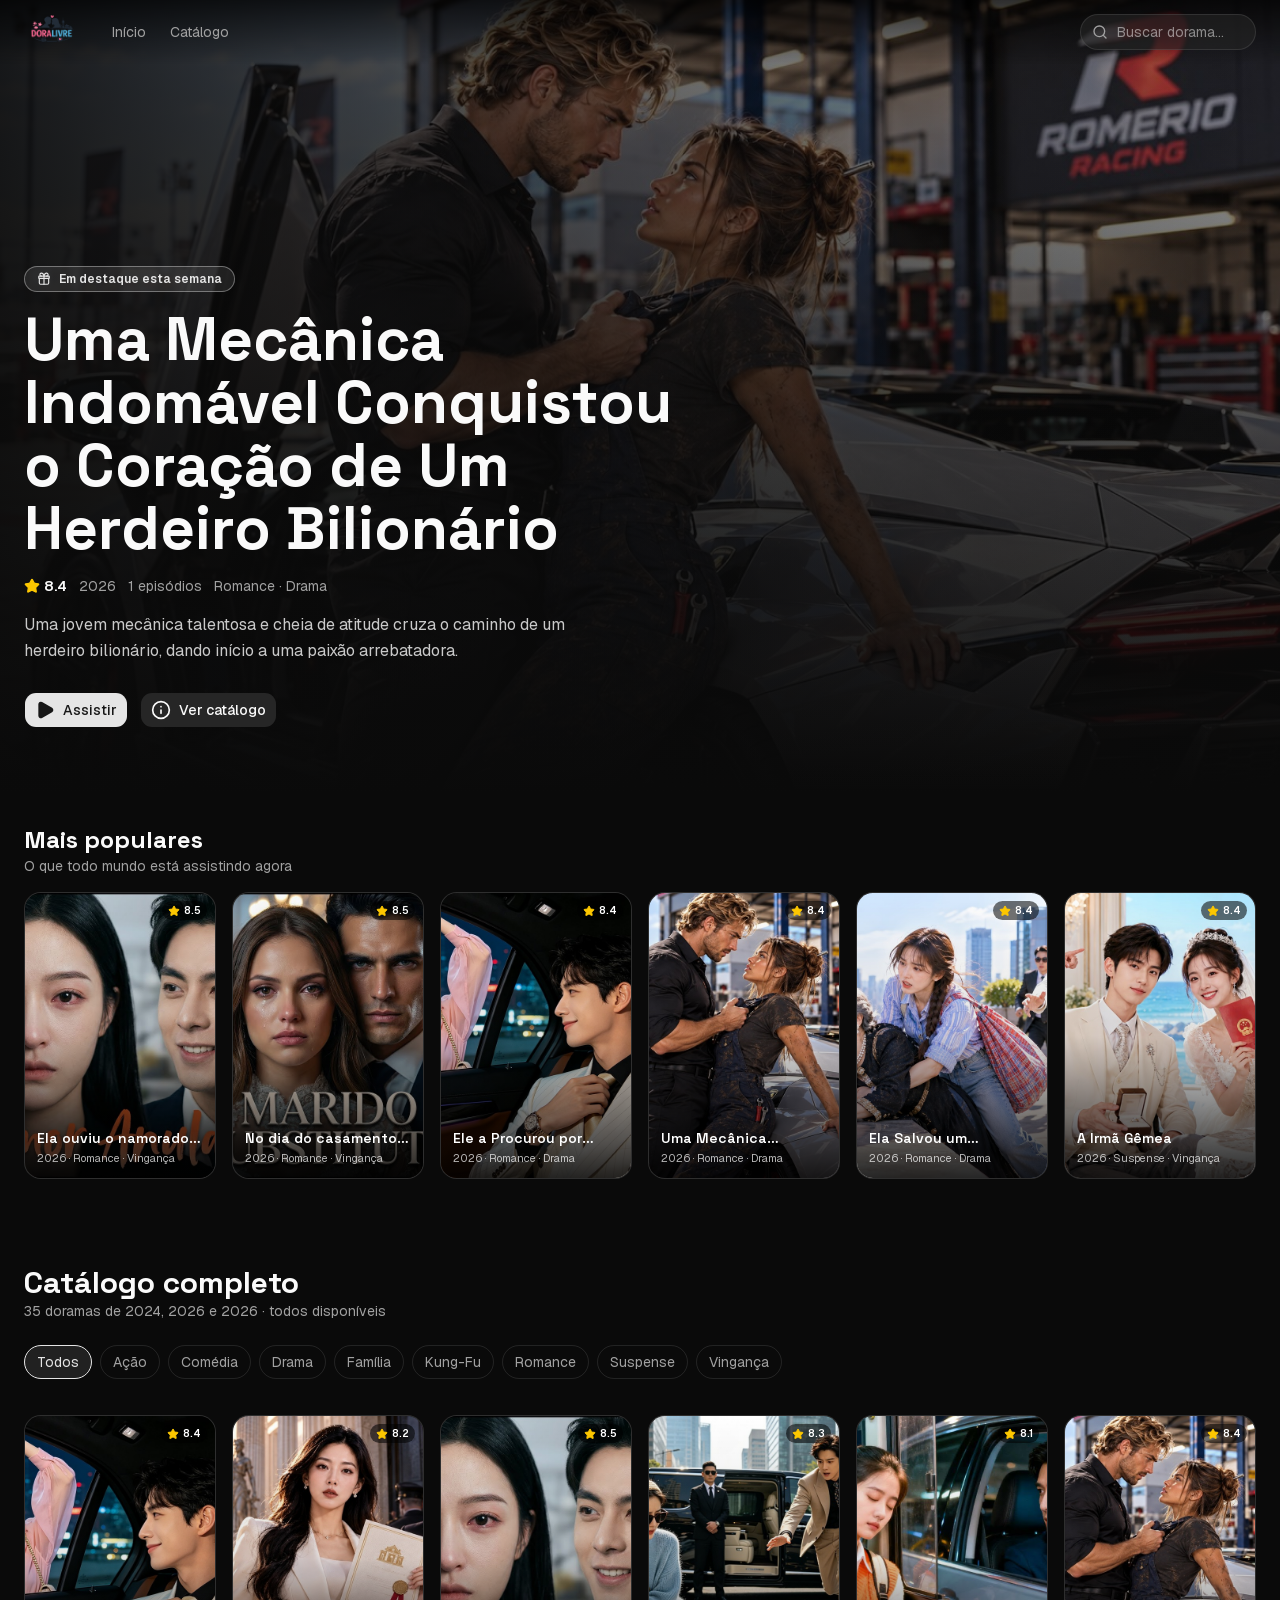
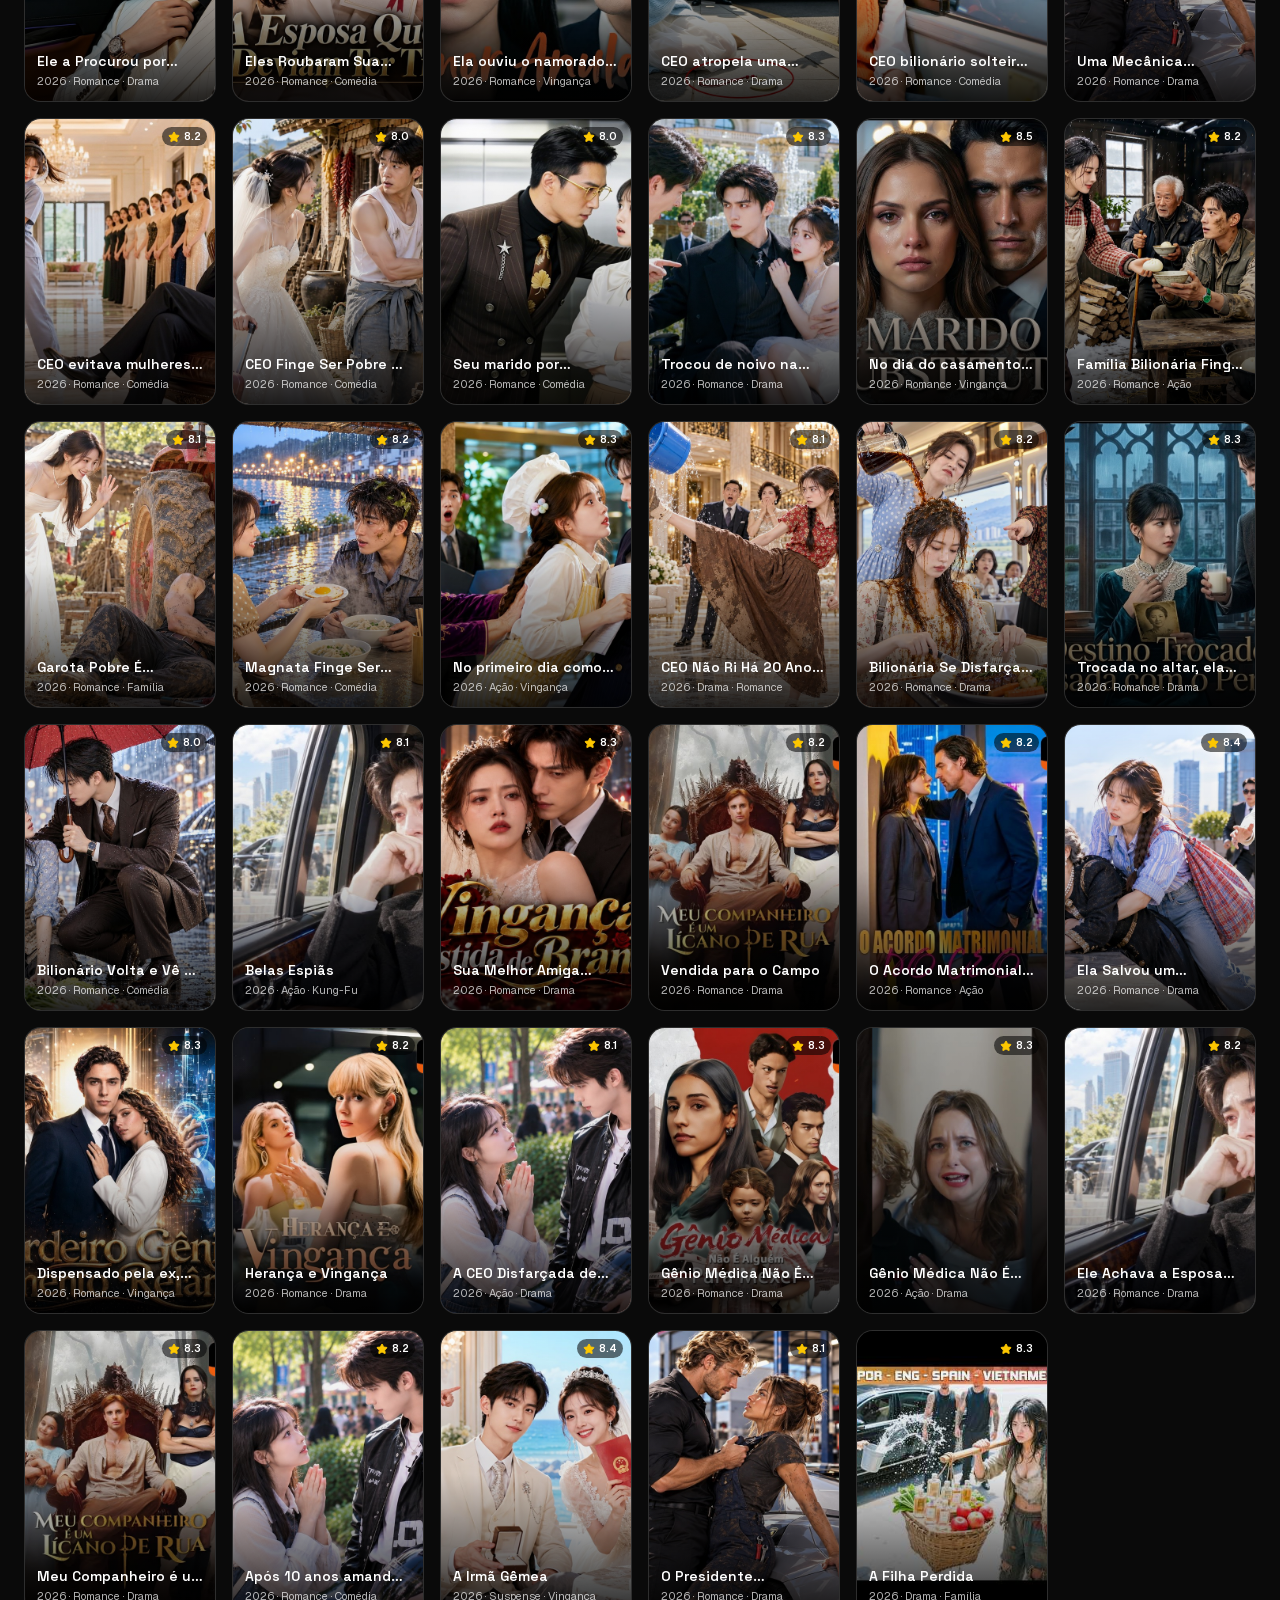
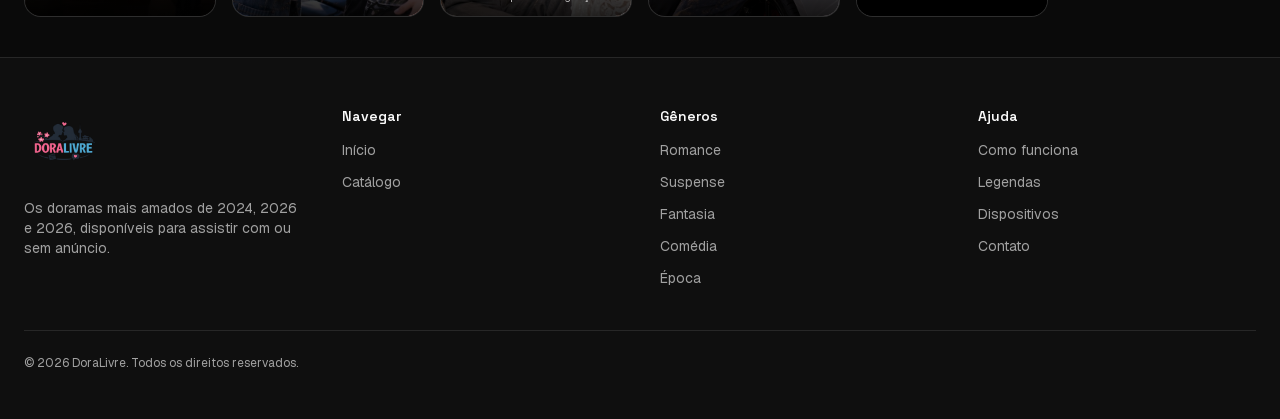
<file: index.html>
﻿<!DOCTYPE html><html lang="pt-BR" class="dark geist_9c6cb61b-module__8NX9hq__variable space_grotesk_154b09cb-module__lmdqzG__variable bg-background"><head><meta charset="utf-8"><meta name="viewport" content="width=device-width, initial-scale=1"><link rel="preload" href="fonts/0c89a48fa5027cee-s.p.0rd3rjvnnhw7n.woff2" as="font" crossorigin="" type="font/woff2"><link rel="preload" href="fonts/caa3a2e1cccd8315-s.p.09~u27dqhyhd6.woff2" as="font" crossorigin="" type="font/woff2"><link rel="preload" as="image" href="pics/doralivre-logo.png"><link rel="preload" as="image" href="pics/rainha-hero.png" crossorigin=""><link rel="stylesheet" href="styles/138u4p.b-lbhq.css" data-precedence="next"><link rel="preload" as="script" fetchpriority="low" href="scripts/0upze_l9t12l1.js"><script src="scripts/0dbns6mx.e.ls.js" async=""></script><script src="scripts/084mzd~0-rii3.js" async=""></script><script src="scripts/0ni-8dyxk08xj.js" async=""></script><script src="scripts/turbopack-051q.vmo0fzix.js" async=""></script><script src="scripts/1436m04qw.vl-.js" async=""></script><script src="scripts/0jdah9p5of~i~.js" async=""></script><script src="scripts/10_~07ldwz.r0.js" async=""></script><meta name="next-size-adjust" content=""><meta name="theme-color" content="#0f1116"><meta name="color-scheme" content="dark"><title>DoraLivre — Doramas online</title><meta name="description" content="Assista aos doramas mais populares de 2024, 2026 e 2026. Mais de 30 séries coreanas disponíveis, com ou sem anúncio. Sem cartão, sem enrolação."><meta name="generator" content="v0.app"><script src="scripts/03~yq9q893hmn.js" nomodule=""></script><link rel="preload" as="image" href="pics/yt_0ycWcvAEe5M.jpg" crossorigin=""><link rel="preload" as="image" href="pics/yt_1LPlcimJIdE.jpg" crossorigin=""><link rel="preload" as="image" href="pics/yt_67K5SK2hHLg.jpg" crossorigin=""><link rel="preload" as="image" href="pics/yt_68G7-C9hMTI.jpg" crossorigin=""><link rel="preload" as="image" href="pics/yt_6SW6mTUtA3w.jpg" crossorigin=""><link rel="preload" as="image" href="pics/yt_8_gzc3gmQC0.jpg" crossorigin=""><link rel="preload" as="image" href="pics/yt_9Y1ztjlbXUk.jpg" crossorigin=""><link rel="preload" as="image" href="pics/yt_a79hDl9mbwM.jpg" crossorigin=""><link rel="preload" as="image" href="pics/yt_aoAOkaLofAI.jpg" crossorigin=""><link rel="preload" as="image" href="pics/yt_awkcQu7OVZ8.jpg" crossorigin=""></head><body class="antialiased font-sans"><div hidden=""><!--$--><!--/$--></div><header class="fixed inset-x-0 top-0 z-40 transition-colors duration-300 bg-gradient-to-b from-black/70 to-transparent"><div class="mx-auto flex h-16 max-w-7xl items-center gap-4 px-4 sm:px-6"><a href="#inicio" class="flex items-center gap-2" aria-label="DoraLivre - início"><img src="pics/doralivre-logo.png" alt="DoraLivre" class="h-12 w-auto sm:h-14"></a><nav class="ml-4 hidden items-center gap-6 md:flex"><a href="#inicio" class="text-sm text-muted-foreground transition hover:text-foreground">Início</a><a href="#catalogo" class="text-sm text-muted-foreground transition hover:text-foreground">Catálogo</a></nav><div class="ml-auto flex items-center gap-2"><div class="relative hidden sm:block"><svg xmlns="http://www.w3.org/2000/svg" width="24" height="24" viewBox="0 0 24 24" fill="none" stroke="currentColor" stroke-width="2" stroke-linecap="round" stroke-linejoin="round" class="lucide lucide-search pointer-events-none absolute left-3 top-1/2 size-4 -translate-y-1/2 text-muted-foreground" aria-hidden="true"><path d="m21 21-4.34-4.34"></path><circle cx="11" cy="11" r="8"></circle></svg><input id="searchInput" placeholder="Buscar dorama..." aria-label="Buscar dorama..." class="h-9 w-44 rounded-full border border-border bg-secondary/60 pl-9 pr-3 text-sm outline-none transition focus:w-56 focus:border-primary/60" value=""></div><button class="inline-flex size-9 items-center justify-center rounded-md text-foreground md:hidden" aria-label="Abrir menu"><svg xmlns="http://www.w3.org/2000/svg" width="24" height="24" viewBox="0 0 24 24" fill="none" stroke="currentColor" stroke-width="2" stroke-linecap="round" stroke-linejoin="round" class="lucide lucide-menu size-5" aria-hidden="true"><path d="M4 5h16"></path><path d="M4 12h16"></path><path d="M4 19h16"></path></svg></button></div></div></header><main><section id="inicio" class="relative min-h-[88vh] w-full overflow-hidden"><img src="pics/yt_0ycWcvAEe5M.jpg" alt="Cena de Ele a Procurou por Todo Esse Tempo" class="absolute inset-0 h-full w-full object-cover object-top"><div class="absolute inset-0 bg-gradient-to-t from-background via-background/70 to-background/30"></div><div class="absolute inset-0 bg-gradient-to-r from-background/90 via-background/40 to-transparent"></div><div class="relative mx-auto flex min-h-[88vh] max-w-7xl flex-col justify-end px-4 pb-16 pt-28 sm:px-6"><span class="mb-4 flex w-fit items-center gap-2 rounded-full border border-primary/40 bg-primary/10 px-3 py-1 text-xs font-semibold text-primary"><svg xmlns="http://www.w3.org/2000/svg" width="24" height="24" viewBox="0 0 24 24" fill="none" stroke="currentColor" stroke-width="2" stroke-linecap="round" stroke-linejoin="round" class="lucide lucide-gift size-3.5" aria-hidden="true"><path d="M12 7v14"></path><path d="M20 11v8a2 2 0 0 1-2 2H6a2 2 0 0 1-2-2v-8"></path><path d="M7.5 7a1 1 0 0 1 0-5A4.8 8 0 0 1 12 7a4.8 8 0 0 1 4.5-5 1 1 0 0 1 0 5"></path><rect x="3" y="7" width="18" height="4" rx="1"></rect></svg> Em destaque esta semana</span><h1 class="max-w-2xl font-display text-4xl font-bold leading-[1.05] text-balance sm:text-6xl">Ele a Procurou por Todo Esse Tempo</h1><div class="mt-4 flex flex-wrap items-center gap-3 text-sm text-muted-foreground"><span class="flex items-center gap-1 font-semibold text-foreground"><svg xmlns="http://www.w3.org/2000/svg" width="24" height="24" viewBox="0 0 24 24" fill="none" stroke="currentColor" stroke-width="2" stroke-linecap="round" stroke-linejoin="round" class="lucide lucide-star size-4 fill-yellow-400 text-yellow-400" aria-hidden="true"><path d="M11.525 2.295a.53.53 0 0 1 .95 0l2.31 4.679a2.123 2.123 0 0 0 1.595 1.16l5.166.756a.53.53 0 0 1 .294.904l-3.736 3.638a2.123 2.123 0 0 0-.611 1.878l.882 5.14a.53.53 0 0 1-.771.56l-4.618-2.428a2.122 2.122 0 0 0-1.973 0L6.396 21.01a.53.53 0 0 1-.77-.56l.881-5.139a2.122 2.122 0 0 0-.611-1.879L2.16 9.795a.53.53 0 0 1 .294-.906l5.165-.755a2.122 2.122 0 0 0 1.597-1.16z"></path></svg>8.4</span><span>2026</span><span>1<!-- --> episódios</span><span class="hidden sm:inline">Romance · Drama</span></div><p class="mt-4 max-w-xl text-sm leading-relaxed text-foreground/80 sm:text-base text-pretty">Ele a procurou por todo esse tempo, sem saber que ela sempre esteve em seus sonhos. Um reencontro que muda o destino de dois corações.</p><div class="mt-7 flex flex-wrap items-center gap-3"><button type="button" tabindex="0" data-slot="button" · id="btnAssistir" class="group/button inline-flex shrink-0 items-center justify-center rounded-lg border border-transparent bg-clip-padding text-sm font-medium whitespace-nowrap transition-all outline-none select-none focus-visible:border-ring focus-visible:ring-3 focus-visible:ring-ring/50 active:not-aria-[haspopup]:translate-y-px disabled:pointer-events-none disabled:opacity-50 aria-invalid:border-destructive aria-invalid:ring-3 aria-invalid:ring-destructive/20 dark:aria-invalid:border-destructive/50 dark:aria-invalid:ring-destructive/40 [&amp;_svg]:pointer-events-none [&amp;_svg]:shrink-0 [&amp;_svg:not([class*='size-'])]:size-4 bg-primary text-primary-foreground [a]:hover:bg-primary/80 h-9 px-2.5 has-data-[icon=inline-end]:pr-2 has-data-[icon=inline-start]:pl-2 gap-2"><svg xmlns="http://www.w3.org/2000/svg" width="24" height="24" viewBox="0 0 24 24" fill="none" stroke="currentColor" stroke-width="2" stroke-linecap="round" stroke-linejoin="round" class="lucide lucide-play size-5 fill-current" aria-hidden="true"><path d="M5 5a2 2 0 0 1 3.008-1.728l11.997 6.998a2 2 0 0 1 .003 3.458l-12 7A2 2 0 0 1 5 19z"></path></svg> Assistir</button><button type="button" tabindex="0" data-slot="button" · id="btnCatalogo" class="group/button inline-flex shrink-0 items-center justify-center rounded-lg border border-transparent bg-clip-padding text-sm font-medium whitespace-nowrap transition-all outline-none select-none focus-visible:border-ring focus-visible:ring-3 focus-visible:ring-ring/50 active:not-aria-[haspopup]:translate-y-px disabled:pointer-events-none disabled:opacity-50 aria-invalid:border-destructive aria-invalid:ring-3 aria-invalid:ring-destructive/20 dark:aria-invalid:border-destructive/50 dark:aria-invalid:ring-destructive/40 [&amp;_svg]:pointer-events-none [&amp;_svg]:shrink-0 [&amp;_svg:not([class*='size-'])]:size-4 bg-secondary text-secondary-foreground hover:bg-secondary/80 aria-expanded:bg-secondary aria-expanded:text-secondary-foreground h-9 px-2.5 has-data-[icon=inline-end]:pr-2 has-data-[icon=inline-start]:pl-2 gap-2"><svg xmlns="http://www.w3.org/2000/svg" width="24" height="24" viewBox="0 0 24 24" fill="none" stroke="currentColor" stroke-width="2" stroke-linecap="round" stroke-linejoin="round" class="lucide lucide-info size-5" aria-hidden="true"><circle cx="12" cy="12" r="10"></circle><path d="M12 16v-4"></path><path d="M12 8h.01"></path></svg> Ver catálogo</button></div></div></section><section id="populares" class="mx-auto max-w-7xl px-4 py-8 sm:px-6"><div class="mb-4 flex items-end justify-between gap-4"><div><h2 class="font-display text-xl font-bold sm:text-2xl">Mais populares</h2><p class="text-sm text-muted-foreground">O que todo mundo está assistindo agora</p></div></div><div class="no-scrollbar flex gap-3 overflow-x-auto scroll-smooth pb-2 sm:gap-4"><div class="w-[42vw] flex-none sm:w-44 md:w-48"><button class="group relative w-full overflow-hidden rounded-xl border border-border bg-card text-left transition hover:border-primary/50 focus:outline-none focus-visible:ring-2 focus-visible:ring-ring"><div class="relative aspect-[2/3] overflow-hidden"><img src="pics/yt_gEacqyHO1D4.jpg" alt="Pôster de Herdeira de Bilhões" class="h-full w-full object-cover transition duration-500 group-hover:scale-105" crossorigin="anonymous"><div class="absolute inset-0 bg-gradient-to-t from-black/85 via-black/10 to-transparent"></div><div class="absolute right-2 top-2 flex items-center gap-1 rounded-md bg-black/55 px-1.5 py-0.5 text-[10px] font-semibold text-white"><svg xmlns="http://www.w3.org/2000/svg" width="24" height="24" viewBox="0 0 24 24" fill="none" stroke="currentColor" stroke-width="2" stroke-linecap="round" stroke-linejoin="round" class="lucide lucide-star size-3 fill-yellow-400 text-yellow-400" aria-hidden="true"><path d="M11.525 2.295a.53.53 0 0 1 .95 0l2.31 4.679a2.123 2.123 0 0 0 1.595 1.16l5.166.756a.53.53 0 0 1 .294.904l-3.736 3.638a2.123 2.123 0 0 0-.611 1.878l.882 5.14a.53.53 0 0 1-.771.56l-4.618-2.428a2.122 2.122 0 0 0-1.973 0L6.396 21.01a.53.53 0 0 1-.77-.56l.881-5.139a2.122 2.122 0 0 0-.611-1.879L2.16 9.795a.53.53 0 0 1 .294-.906l5.165-.755a2.122 2.122 0 0 0 1.597-1.16z"></path></svg> <!-- -->8.5</div><div class="absolute inset-0 flex items-center justify-center opacity-0 transition group-hover:opacity-100"><span class="flex size-12 items-center justify-center rounded-full bg-primary text-primary-foreground shadow-lg"><svg xmlns="http://www.w3.org/2000/svg" width="24" height="24" viewBox="0 0 24 24" fill="none" stroke="currentColor" stroke-width="2" stroke-linecap="round" stroke-linejoin="round" class="lucide lucide-play size-6 translate-x-0.5 fill-current" aria-hidden="true"><path d="M5 5a2 2 0 0 1 3.008-1.728l11.997 6.998a2 2 0 0 1 .003 3.458l-12 7A2 2 0 0 1 5 19z"></path></svg></span></div><div class="absolute inset-x-0 bottom-0 p-3"><h3 class="line-clamp-1 font-display text-sm font-semibold text-white">Ela ouviu o namorado ir buscar a ex no aeroporto e decidiu sumir para sempre!</h3><p class="mt-0.5 line-clamp-1 text-[11px] text-white/70">2026<!-- --> · <!-- -->Romance · Vingança</p></div></div></button></div><div class="w-[42vw] flex-none sm:w-44 md:w-48"><button class="group relative w-full overflow-hidden rounded-xl border border-border bg-card text-left transition hover:border-primary/50 focus:outline-none focus-visible:ring-2 focus-visible:ring-ring"><div class="relative aspect-[2/3] overflow-hidden"><img src="pics/yt_NRVCpQ8sxeA.jpg" alt="Pôster de Vingança Bilionária" class="h-full w-full object-cover transition duration-500 group-hover:scale-105" crossorigin="anonymous"><div class="absolute inset-0 bg-gradient-to-t from-black/85 via-black/10 to-transparent"></div><div class="absolute right-2 top-2 flex items-center gap-1 rounded-md bg-black/55 px-1.5 py-0.5 text-[10px] font-semibold text-white"><svg xmlns="http://www.w3.org/2000/svg" width="24" height="24" viewBox="0 0 24 24" fill="none" stroke="currentColor" stroke-width="2" stroke-linecap="round" stroke-linejoin="round" class="lucide lucide-star size-3 fill-yellow-400 text-yellow-400" aria-hidden="true"><path d="M11.525 2.295a.53.53 0 0 1 .95 0l2.31 4.679a2.123 2.123 0 0 0 1.595 1.16l5.166.756a.53.53 0 0 1 .294.904l-3.736 3.638a2.123 2.123 0 0 0-.611 1.878l.882 5.14a.53.53 0 0 1-.771.56l-4.618-2.428a2.122 2.122 0 0 0-1.973 0L6.396 21.01a.53.53 0 0 1-.77-.56l.881-5.139a2.122 2.122 0 0 0-.611-1.879L2.16 9.795a.53.53 0 0 1 .294-.906l5.165-.755a2.122 2.122 0 0 0 1.597-1.16z"></path></svg> <!-- -->8.5</div><div class="absolute inset-0 flex items-center justify-center opacity-0 transition group-hover:opacity-100"><span class="flex size-12 items-center justify-center rounded-full bg-primary text-primary-foreground shadow-lg"><svg xmlns="http://www.w3.org/2000/svg" width="24" height="24" viewBox="0 0 24 24" fill="none" stroke="currentColor" stroke-width="2" stroke-linecap="round" stroke-linejoin="round" class="lucide lucide-play size-6 translate-x-0.5 fill-current" aria-hidden="true"><path d="M5 5a2 2 0 0 1 3.008-1.728l11.997 6.998a2 2 0 0 1 .003 3.458l-12 7A2 2 0 0 1 5 19z"></path></svg></span></div><div class="absolute inset-x-0 bottom-0 p-3"><h3 class="line-clamp-1 font-display text-sm font-semibold text-white">No dia do casamento, ela pegou o noivo traindo e chamou um bilionário de noivo falso!</h3><p class="mt-0.5 line-clamp-1 text-[11px] text-white/70">2026<!-- --> · <!-- -->Romance · Vingança</p></div></div></button></div><div class="w-[42vw] flex-none sm:w-44 md:w-48"><button class="group relative w-full overflow-hidden rounded-xl border border-border bg-card text-left transition hover:border-primary/50 focus:outline-none focus-visible:ring-2 focus-visible:ring-ring"><div class="relative aspect-[2/3] overflow-hidden"><img src="pics/yt_0ycWcvAEe5M.jpg" alt="Pôster de Ele a Procurou por Todo Esse Tempo" class="h-full w-full object-cover transition duration-500 group-hover:scale-105" crossorigin="anonymous"><div class="absolute inset-0 bg-gradient-to-t from-black/85 via-black/10 to-transparent"></div><div class="absolute right-2 top-2 flex items-center gap-1 rounded-md bg-black/55 px-1.5 py-0.5 text-[10px] font-semibold text-white"><svg xmlns="http://www.w3.org/2000/svg" width="24" height="24" viewBox="0 0 24 24" fill="none" stroke="currentColor" stroke-width="2" stroke-linecap="round" stroke-linejoin="round" class="lucide lucide-star size-3 fill-yellow-400 text-yellow-400" aria-hidden="true"><path d="M11.525 2.295a.53.53 0 0 1 .95 0l2.31 4.679a2.123 2.123 0 0 0 1.595 1.16l5.166.756a.53.53 0 0 1 .294.904l-3.736 3.638a2.123 2.123 0 0 0-.611 1.878l.882 5.14a.53.53 0 0 1-.771.56l-4.618-2.428a2.122 2.122 0 0 0-1.973 0L6.396 21.01a.53.53 0 0 1-.77-.56l.881-5.139a2.122 2.122 0 0 0-.611-1.879L2.16 9.795a.53.53 0 0 1 .294-.906l5.165-.755a2.122 2.122 0 0 0 1.597-1.16z"></path></svg> <!-- -->8.4</div><div class="absolute inset-0 flex items-center justify-center opacity-0 transition group-hover:opacity-100"><span class="flex size-12 items-center justify-center rounded-full bg-primary text-primary-foreground shadow-lg"><svg xmlns="http://www.w3.org/2000/svg" width="24" height="24" viewBox="0 0 24 24" fill="none" stroke="currentColor" stroke-width="2" stroke-linecap="round" stroke-linejoin="round" class="lucide lucide-play size-6 translate-x-0.5 fill-current" aria-hidden="true"><path d="M5 5a2 2 0 0 1 3.008-1.728l11.997 6.998a2 2 0 0 1 .003 3.458l-12 7A2 2 0 0 1 5 19z"></path></svg></span></div><div class="absolute inset-x-0 bottom-0 p-3"><h3 class="line-clamp-1 font-display text-sm font-semibold text-white">Ele a Procurou por Todo Esse Tempo</h3><p class="mt-0.5 line-clamp-1 text-[11px] text-white/70">2026<!-- --> · <!-- -->Romance · Drama</p></div></div></button></div><div class="w-[42vw] flex-none sm:w-44 md:w-48"><button class="group relative w-full overflow-hidden rounded-xl border border-border bg-card text-left transition hover:border-primary/50 focus:outline-none focus-visible:ring-2 focus-visible:ring-ring"><div class="relative aspect-[2/3] overflow-hidden"><img src="pics/yt_VeGy8mK-_MU.jpg" alt="Pôster de A Faxineira e o Bilionário" class="h-full w-full object-cover transition duration-500 group-hover:scale-105" crossorigin="anonymous"><div class="absolute inset-0 bg-gradient-to-t from-black/85 via-black/10 to-transparent"></div><div class="absolute right-2 top-2 flex items-center gap-1 rounded-md bg-black/55 px-1.5 py-0.5 text-[10px] font-semibold text-white"><svg xmlns="http://www.w3.org/2000/svg" width="24" height="24" viewBox="0 0 24 24" fill="none" stroke="currentColor" stroke-width="2" stroke-linecap="round" stroke-linejoin="round" class="lucide lucide-star size-3 fill-yellow-400 text-yellow-400" aria-hidden="true"><path d="M11.525 2.295a.53.53 0 0 1 .95 0l2.31 4.679a2.123 2.123 0 0 0 1.595 1.16l5.166.756a.53.53 0 0 1 .294.904l-3.736 3.638a2.123 2.123 0 0 0-.611 1.878l.882 5.14a.53.53 0 0 1-.771.56l-4.618-2.428a2.122 2.122 0 0 0-1.973 0L6.396 21.01a.53.53 0 0 1-.77-.56l.881-5.139a2.122 2.122 0 0 0-.611-1.879L2.16 9.795a.53.53 0 0 1 .294-.906l5.165-.755a2.122 2.122 0 0 0 1.597-1.16z"></path></svg> <!-- -->8.4</div><div class="absolute inset-0 flex items-center justify-center opacity-0 transition group-hover:opacity-100"><span class="flex size-12 items-center justify-center rounded-full bg-primary text-primary-foreground shadow-lg"><svg xmlns="http://www.w3.org/2000/svg" width="24" height="24" viewBox="0 0 24 24" fill="none" stroke="currentColor" stroke-width="2" stroke-linecap="round" stroke-linejoin="round" class="lucide lucide-play size-6 translate-x-0.5 fill-current" aria-hidden="true"><path d="M5 5a2 2 0 0 1 3.008-1.728l11.997 6.998a2 2 0 0 1 .003 3.458l-12 7A2 2 0 0 1 5 19z"></path></svg></span></div><div class="absolute inset-x-0 bottom-0 p-3"><h3 class="line-clamp-1 font-display text-sm font-semibold text-white">Uma Mecânica Indomável Conquistou o Coração de Um Herdeiro Bilionário</h3><p class="mt-0.5 line-clamp-1 text-[11px] text-white/70">2026<!-- --> · <!-- -->Romance · Drama</p></div></div></button></div><div class="w-[42vw] flex-none sm:w-44 md:w-48"><button class="group relative w-full overflow-hidden rounded-xl border border-border bg-card text-left transition hover:border-primary/50 focus:outline-none focus-visible:ring-2 focus-visible:ring-ring"><div class="relative aspect-[2/3] overflow-hidden"><img src="pics/yt_D_RCAL23TVg.jpg" alt="Pôster de Ela Salvou um Bilionário" class="h-full w-full object-cover transition duration-500 group-hover:scale-105" crossorigin="anonymous"><div class="absolute inset-0 bg-gradient-to-t from-black/85 via-black/10 to-transparent"></div><div class="absolute right-2 top-2 flex items-center gap-1 rounded-md bg-black/55 px-1.5 py-0.5 text-[10px] font-semibold text-white"><svg xmlns="http://www.w3.org/2000/svg" width="24" height="24" viewBox="0 0 24 24" fill="none" stroke="currentColor" stroke-width="2" stroke-linecap="round" stroke-linejoin="round" class="lucide lucide-star size-3 fill-yellow-400 text-yellow-400" aria-hidden="true"><path d="M11.525 2.295a.53.53 0 0 1 .95 0l2.31 4.679a2.123 2.123 0 0 0 1.595 1.16l5.166.756a.53.53 0 0 1 .294.904l-3.736 3.638a2.123 2.123 0 0 0-.611 1.878l.882 5.14a.53.53 0 0 1-.771.56l-4.618-2.428a2.122 2.122 0 0 0-1.973 0L6.396 21.01a.53.53 0 0 1-.77-.56l.881-5.139a2.122 2.122 0 0 0-.611-1.879L2.16 9.795a.53.53 0 0 1 .294-.906l5.165-.755a2.122 2.122 0 0 0 1.597-1.16z"></path></svg> <!-- -->8.4</div><div class="absolute inset-0 flex items-center justify-center opacity-0 transition group-hover:opacity-100"><span class="flex size-12 items-center justify-center rounded-full bg-primary text-primary-foreground shadow-lg"><svg xmlns="http://www.w3.org/2000/svg" width="24" height="24" viewBox="0 0 24 24" fill="none" stroke="currentColor" stroke-width="2" stroke-linecap="round" stroke-linejoin="round" class="lucide lucide-play size-6 translate-x-0.5 fill-current" aria-hidden="true"><path d="M5 5a2 2 0 0 1 3.008-1.728l11.997 6.998a2 2 0 0 1 .003 3.458l-12 7A2 2 0 0 1 5 19z"></path></svg></span></div><div class="absolute inset-x-0 bottom-0 p-3"><h3 class="line-clamp-1 font-display text-sm font-semibold text-white">Ela Salvou um Bilionário</h3><p class="mt-0.5 line-clamp-1 text-[11px] text-white/70">2026<!-- --> · <!-- -->Romance · Drama</p></div></div></button></div><div class="w-[42vw] flex-none sm:w-44 md:w-48"><button class="group relative w-full overflow-hidden rounded-xl border border-border bg-card text-left transition hover:border-primary/50 focus:outline-none focus-visible:ring-2 focus-visible:ring-ring"><div class="relative aspect-[2/3] overflow-hidden"><img src="pics/yt_FLCqxrB3rOU.jpg" alt="Pôster de A Irmã Gêmea" class="h-full w-full object-cover transition duration-500 group-hover:scale-105" crossorigin="anonymous"><div class="absolute inset-0 bg-gradient-to-t from-black/85 via-black/10 to-transparent"></div><div class="absolute right-2 top-2 flex items-center gap-1 rounded-md bg-black/55 px-1.5 py-0.5 text-[10px] font-semibold text-white"><svg xmlns="http://www.w3.org/2000/svg" width="24" height="24" viewBox="0 0 24 24" fill="none" stroke="currentColor" stroke-width="2" stroke-linecap="round" stroke-linejoin="round" class="lucide lucide-star size-3 fill-yellow-400 text-yellow-400" aria-hidden="true"><path d="M11.525 2.295a.53.53 0 0 1 .95 0l2.31 4.679a2.123 2.123 0 0 0 1.595 1.16l5.166.756a.53.53 0 0 1 .294.904l-3.736 3.638a2.123 2.123 0 0 0-.611 1.878l.882 5.14a.53.53 0 0 1-.771.56l-4.618-2.428a2.122 2.122 0 0 0-1.973 0L6.396 21.01a.53.53 0 0 1-.77-.56l.881-5.139a2.122 2.122 0 0 0-.611-1.879L2.16 9.795a.53.53 0 0 1 .294-.906l5.165-.755a2.122 2.122 0 0 0 1.597-1.16z"></path></svg> <!-- -->8.4</div><div class="absolute inset-0 flex items-center justify-center opacity-0 transition group-hover:opacity-100"><span class="flex size-12 items-center justify-center rounded-full bg-primary text-primary-foreground shadow-lg"><svg xmlns="http://www.w3.org/2000/svg" width="24" height="24" viewBox="0 0 24 24" fill="none" stroke="currentColor" stroke-width="2" stroke-linecap="round" stroke-linejoin="round" class="lucide lucide-play size-6 translate-x-0.5 fill-current" aria-hidden="true"><path d="M5 5a2 2 0 0 1 3.008-1.728l11.997 6.998a2 2 0 0 1 .003 3.458l-12 7A2 2 0 0 1 5 19z"></path></svg></span></div><div class="absolute inset-x-0 bottom-0 p-3"><h3 class="line-clamp-1 font-display text-sm font-semibold text-white">A Irmã Gêmea</h3><p class="mt-0.5 line-clamp-1 text-[11px] text-white/70">2026<!-- --> · <!-- -->Suspense · Vingança</p></div></div></button></div><div class="w-[42vw] flex-none sm:w-44 md:w-48"><button class="group relative w-full overflow-hidden rounded-xl border border-border bg-card text-left transition hover:border-primary/50 focus:outline-none focus-visible:ring-2 focus-visible:ring-ring"><div class="relative aspect-[2/3] overflow-hidden"><img src="pics/yt_izfqPk08Vkk.jpg" alt="Pôster de Mimada como uma Rainha" class="h-full w-full object-cover transition duration-500 group-hover:scale-105" crossorigin="anonymous"><div class="absolute inset-0 bg-gradient-to-t from-black/85 via-black/10 to-transparent"></div><div class="absolute right-2 top-2 flex items-center gap-1 rounded-md bg-black/55 px-1.5 py-0.5 text-[10px] font-semibold text-white"><svg xmlns="http://www.w3.org/2000/svg" width="24" height="24" viewBox="0 0 24 24" fill="none" stroke="currentColor" stroke-width="2" stroke-linecap="round" stroke-linejoin="round" class="lucide lucide-star size-3 fill-yellow-400 text-yellow-400" aria-hidden="true"><path d="M11.525 2.295a.53.53 0 0 1 .95 0l2.31 4.679a2.123 2.123 0 0 0 1.595 1.16l5.166.756a.53.53 0 0 1 .294.904l-3.736 3.638a2.123 2.123 0 0 0-.611 1.878l.882 5.14a.53.53 0 0 1-.771.56l-4.618-2.428a2.122 2.122 0 0 0-1.973 0L6.396 21.01a.53.53 0 0 1-.77-.56l.881-5.139a2.122 2.122 0 0 0-.611-1.879L2.16 9.795a.53.53 0 0 1 .294-.906l5.165-.755a2.122 2.122 0 0 0 1.597-1.16z"></path></svg> <!-- -->8.3</div><div class="absolute inset-0 flex items-center justify-center opacity-0 transition group-hover:opacity-100"><span class="flex size-12 items-center justify-center rounded-full bg-primary text-primary-foreground shadow-lg"><svg xmlns="http://www.w3.org/2000/svg" width="24" height="24" viewBox="0 0 24 24" fill="none" stroke="currentColor" stroke-width="2" stroke-linecap="round" stroke-linejoin="round" class="lucide lucide-play size-6 translate-x-0.5 fill-current" aria-hidden="true"><path d="M5 5a2 2 0 0 1 3.008-1.728l11.997 6.998a2 2 0 0 1 .003 3.458l-12 7A2 2 0 0 1 5 19z"></path></svg></span></div><div class="absolute inset-x-0 bottom-0 p-3"><h3 class="line-clamp-1 font-display text-sm font-semibold text-white">CEO atropela uma garota cega e, ao ver seu pingente de jade, reconhece seu grande amor!</h3><p class="mt-0.5 line-clamp-1 text-[11px] text-white/70">2026<!-- --> · <!-- -->Romance · Drama</p></div></div></button></div><div class="w-[42vw] flex-none sm:w-44 md:w-48"><button class="group relative w-full overflow-hidden rounded-xl border border-border bg-card text-left transition hover:border-primary/50 focus:outline-none focus-visible:ring-2 focus-visible:ring-ring"><div class="relative aspect-[2/3] overflow-hidden"><img src="pics/yt_l6A_2fVMJPQ.jpg" alt="Pôster de O CEO Entregador" class="h-full w-full object-cover transition duration-500 group-hover:scale-105" crossorigin="anonymous"><div class="absolute inset-0 bg-gradient-to-t from-black/85 via-black/10 to-transparent"></div><div class="absolute right-2 top-2 flex items-center gap-1 rounded-md bg-black/55 px-1.5 py-0.5 text-[10px] font-semibold text-white"><svg xmlns="http://www.w3.org/2000/svg" width="24" height="24" viewBox="0 0 24 24" fill="none" stroke="currentColor" stroke-width="2" stroke-linecap="round" stroke-linejoin="round" class="lucide lucide-star size-3 fill-yellow-400 text-yellow-400" aria-hidden="true"><path d="M11.525 2.295a.53.53 0 0 1 .95 0l2.31 4.679a2.123 2.123 0 0 0 1.595 1.16l5.166.756a.53.53 0 0 1 .294.904l-3.736 3.638a2.123 2.123 0 0 0-.611 1.878l.882 5.14a.53.53 0 0 1-.771.56l-4.618-2.428a2.122 2.122 0 0 0-1.973 0L6.396 21.01a.53.53 0 0 1-.77-.56l.881-5.139a2.122 2.122 0 0 0-.611-1.879L2.16 9.795a.53.53 0 0 1 .294-.906l5.165-.755a2.122 2.122 0 0 0 1.597-1.16z"></path></svg> <!-- -->8.3</div><div class="absolute inset-0 flex items-center justify-center opacity-0 transition group-hover:opacity-100"><span class="flex size-12 items-center justify-center rounded-full bg-primary text-primary-foreground shadow-lg"><svg xmlns="http://www.w3.org/2000/svg" width="24" height="24" viewBox="0 0 24 24" fill="none" stroke="currentColor" stroke-width="2" stroke-linecap="round" stroke-linejoin="round" class="lucide lucide-play size-6 translate-x-0.5 fill-current" aria-hidden="true"><path d="M5 5a2 2 0 0 1 3.008-1.728l11.997 6.998a2 2 0 0 1 .003 3.458l-12 7A2 2 0 0 1 5 19z"></path></svg></span></div><div class="absolute inset-x-0 bottom-0 p-3"><h3 class="line-clamp-1 font-display text-sm font-semibold text-white">Trocou de noivo na boda! O estranho escolhido era o CEO real e a mima como madame rica!</h3><p class="mt-0.5 line-clamp-1 text-[11px] text-white/70">2026<!-- --> · <!-- -->Romance · Drama</p></div></div></button></div><div class="w-[42vw] flex-none sm:w-44 md:w-48"><button class="group relative w-full overflow-hidden rounded-xl border border-border bg-card text-left transition hover:border-primary/50 focus:outline-none focus-visible:ring-2 focus-visible:ring-ring"><div class="relative aspect-[2/3] overflow-hidden"><img src="pics/yt_J3DfQn1K6rg.jpg" alt="Pôster de Vingança em Kung-Fu" class="h-full w-full object-cover transition duration-500 group-hover:scale-105" crossorigin="anonymous"><div class="absolute inset-0 bg-gradient-to-t from-black/85 via-black/10 to-transparent"></div><div class="absolute right-2 top-2 flex items-center gap-1 rounded-md bg-black/55 px-1.5 py-0.5 text-[10px] font-semibold text-white"><svg xmlns="http://www.w3.org/2000/svg" width="24" height="24" viewBox="0 0 24 24" fill="none" stroke="currentColor" stroke-width="2" stroke-linecap="round" stroke-linejoin="round" class="lucide lucide-star size-3 fill-yellow-400 text-yellow-400" aria-hidden="true"><path d="M11.525 2.295a.53.53 0 0 1 .95 0l2.31 4.679a2.123 2.123 0 0 0 1.595 1.16l5.166.756a.53.53 0 0 1 .294.904l-3.736 3.638a2.123 2.123 0 0 0-.611 1.878l.882 5.14a.53.53 0 0 1-.771.56l-4.618-2.428a2.122 2.122 0 0 0-1.973 0L6.396 21.01a.53.53 0 0 1-.77-.56l.881-5.139a2.122 2.122 0 0 0-.611-1.879L2.16 9.795a.53.53 0 0 1 .294-.906l5.165-.755a2.122 2.122 0 0 0 1.597-1.16z"></path></svg> <!-- -->8.3</div><div class="absolute inset-0 flex items-center justify-center opacity-0 transition group-hover:opacity-100"><span class="flex size-12 items-center justify-center rounded-full bg-primary text-primary-foreground shadow-lg"><svg xmlns="http://www.w3.org/2000/svg" width="24" height="24" viewBox="0 0 24 24" fill="none" stroke="currentColor" stroke-width="2" stroke-linecap="round" stroke-linejoin="round" class="lucide lucide-play size-6 translate-x-0.5 fill-current" aria-hidden="true"><path d="M5 5a2 2 0 0 1 3.008-1.728l11.997 6.998a2 2 0 0 1 .003 3.458l-12 7A2 2 0 0 1 5 19z"></path></svg></span></div><div class="absolute inset-x-0 bottom-0 p-3"><h3 class="line-clamp-1 font-display text-sm font-semibold text-white">No primeiro dia como chef, é escolhida pela avó do CEO e acaba se casando com ele!</h3><p class="mt-0.5 line-clamp-1 text-[11px] text-white/70">2026<!-- --> · <!-- -->Ação · Vingança</p></div></div></button></div><div class="w-[42vw] flex-none sm:w-44 md:w-48"><button class="group relative w-full overflow-hidden rounded-xl border border-border bg-card text-left transition hover:border-primary/50 focus:outline-none focus-visible:ring-2 focus-visible:ring-ring"><div class="relative aspect-[2/3] overflow-hidden"><img src="pics/yt_awkcQu7OVZ8.jpg" alt="Pôster de A Enfermeira e o CEO" class="h-full w-full object-cover transition duration-500 group-hover:scale-105" crossorigin="anonymous"><div class="absolute inset-0 bg-gradient-to-t from-black/85 via-black/10 to-transparent"></div><div class="absolute right-2 top-2 flex items-center gap-1 rounded-md bg-black/55 px-1.5 py-0.5 text-[10px] font-semibold text-white"><svg xmlns="http://www.w3.org/2000/svg" width="24" height="24" viewBox="0 0 24 24" fill="none" stroke="currentColor" stroke-width="2" stroke-linecap="round" stroke-linejoin="round" class="lucide lucide-star size-3 fill-yellow-400 text-yellow-400" aria-hidden="true"><path d="M11.525 2.295a.53.53 0 0 1 .95 0l2.31 4.679a2.123 2.123 0 0 0 1.595 1.16l5.166.756a.53.53 0 0 1 .294.904l-3.736 3.638a2.123 2.123 0 0 0-.611 1.878l.882 5.14a.53.53 0 0 1-.771.56l-4.618-2.428a2.122 2.122 0 0 0-1.973 0L6.396 21.01a.53.53 0 0 1-.77-.56l.881-5.139a2.122 2.122 0 0 0-.611-1.879L2.16 9.795a.53.53 0 0 1 .294-.906l5.165-.755a2.122 2.122 0 0 0 1.597-1.16z"></path></svg> <!-- -->8.3</div><div class="absolute inset-0 flex items-center justify-center opacity-0 transition group-hover:opacity-100"><span class="flex size-12 items-center justify-center rounded-full bg-primary text-primary-foreground shadow-lg"><svg xmlns="http://www.w3.org/2000/svg" width="24" height="24" viewBox="0 0 24 24" fill="none" stroke="currentColor" stroke-width="2" stroke-linecap="round" stroke-linejoin="round" class="lucide lucide-play size-6 translate-x-0.5 fill-current" aria-hidden="true"><path d="M5 5a2 2 0 0 1 3.008-1.728l11.997 6.998a2 2 0 0 1 .003 3.458l-12 7A2 2 0 0 1 5 19z"></path></svg></span></div><div class="absolute inset-x-0 bottom-0 p-3"><h3 class="line-clamp-1 font-display text-sm font-semibold text-white">Trocada no altar, ela casou com o homem mais temido para se vingar!</h3><p class="mt-0.5 line-clamp-1 text-[11px] text-white/70">2026<!-- --> · <!-- -->Romance · Drama</p></div></div></button></div><div class="w-[42vw] flex-none sm:w-44 md:w-48"><button class="group relative w-full overflow-hidden rounded-xl border border-border bg-card text-left transition hover:border-primary/50 focus:outline-none focus-visible:ring-2 focus-visible:ring-ring"><div class="relative aspect-[2/3] overflow-hidden"><img src="pics/yt_ym1e67vyBbQ.jpg" alt="Pôster de Uma Tigela de Chá" class="h-full w-full object-cover transition duration-500 group-hover:scale-105" crossorigin="anonymous"><div class="absolute inset-0 bg-gradient-to-t from-black/85 via-black/10 to-transparent"></div><div class="absolute right-2 top-2 flex items-center gap-1 rounded-md bg-black/55 px-1.5 py-0.5 text-[10px] font-semibold text-white"><svg xmlns="http://www.w3.org/2000/svg" width="24" height="24" viewBox="0 0 24 24" fill="none" stroke="currentColor" stroke-width="2" stroke-linecap="round" stroke-linejoin="round" class="lucide lucide-star size-3 fill-yellow-400 text-yellow-400" aria-hidden="true"><path d="M11.525 2.295a.53.53 0 0 1 .95 0l2.31 4.679a2.123 2.123 0 0 0 1.595 1.16l5.166.756a.53.53 0 0 1 .294.904l-3.736 3.638a2.123 2.123 0 0 0-.611 1.878l.882 5.14a.53.53 0 0 1-.771.56l-4.618-2.428a2.122 2.122 0 0 0-1.973 0L6.396 21.01a.53.53 0 0 1-.77-.56l.881-5.139a2.122 2.122 0 0 0-.611-1.879L2.16 9.795a.53.53 0 0 1 .294-.906l5.165-.755a2.122 2.122 0 0 0 1.597-1.16z"></path></svg> <!-- -->8.3</div><div class="absolute inset-0 flex items-center justify-center opacity-0 transition group-hover:opacity-100"><span class="flex size-12 items-center justify-center rounded-full bg-primary text-primary-foreground shadow-lg"><svg xmlns="http://www.w3.org/2000/svg" width="24" height="24" viewBox="0 0 24 24" fill="none" stroke="currentColor" stroke-width="2" stroke-linecap="round" stroke-linejoin="round" class="lucide lucide-play size-6 translate-x-0.5 fill-current" aria-hidden="true"><path d="M5 5a2 2 0 0 1 3.008-1.728l11.997 6.998a2 2 0 0 1 .003 3.458l-12 7A2 2 0 0 1 5 19z"></path></svg></span></div><div class="absolute inset-x-0 bottom-0 p-3"><h3 class="line-clamp-1 font-display text-sm font-semibold text-white">Sua Melhor Amiga Matou Sua Mãe e Ela Descobriu que o Próprio Marido Protegia a Assassina!</h3><p class="mt-0.5 line-clamp-1 text-[11px] text-white/70">2026<!-- --> · <!-- -->Romance · Drama</p></div></div></button></div><div class="w-[42vw] flex-none sm:w-44 md:w-48"><button class="group relative w-full overflow-hidden rounded-xl border border-border bg-card text-left transition hover:border-primary/50 focus:outline-none focus-visible:ring-2 focus-visible:ring-ring"><div class="relative aspect-[2/3] overflow-hidden"><img src="pics/yt_9Y1ztjlbXUk.jpg" alt="Pôster de A Confeiteira Traída" class="h-full w-full object-cover transition duration-500 group-hover:scale-105" crossorigin="anonymous"><div class="absolute inset-0 bg-gradient-to-t from-black/85 via-black/10 to-transparent"></div><div class="absolute right-2 top-2 flex items-center gap-1 rounded-md bg-black/55 px-1.5 py-0.5 text-[10px] font-semibold text-white"><svg xmlns="http://www.w3.org/2000/svg" width="24" height="24" viewBox="0 0 24 24" fill="none" stroke="currentColor" stroke-width="2" stroke-linecap="round" stroke-linejoin="round" class="lucide lucide-star size-3 fill-yellow-400 text-yellow-400" aria-hidden="true"><path d="M11.525 2.295a.53.53 0 0 1 .95 0l2.31 4.679a2.123 2.123 0 0 0 1.595 1.16l5.166.756a.53.53 0 0 1 .294.904l-3.736 3.638a2.123 2.123 0 0 0-.611 1.878l.882 5.14a.53.53 0 0 1-.771.56l-4.618-2.428a2.122 2.122 0 0 0-1.973 0L6.396 21.01a.53.53 0 0 1-.77-.56l.881-5.139a2.122 2.122 0 0 0-.611-1.879L2.16 9.795a.53.53 0 0 1 .294-.906l5.165-.755a2.122 2.122 0 0 0 1.597-1.16z"></path></svg> <!-- -->8.3</div><div class="absolute inset-0 flex items-center justify-center opacity-0 transition group-hover:opacity-100"><span class="flex size-12 items-center justify-center rounded-full bg-primary text-primary-foreground shadow-lg"><svg xmlns="http://www.w3.org/2000/svg" width="24" height="24" viewBox="0 0 24 24" fill="none" stroke="currentColor" stroke-width="2" stroke-linecap="round" stroke-linejoin="round" class="lucide lucide-play size-6 translate-x-0.5 fill-current" aria-hidden="true"><path d="M5 5a2 2 0 0 1 3.008-1.728l11.997 6.998a2 2 0 0 1 .003 3.458l-12 7A2 2 0 0 1 5 19z"></path></svg></span></div><div class="absolute inset-x-0 bottom-0 p-3"><h3 class="line-clamp-1 font-display text-sm font-semibold text-white">Dispensado pela ex, ele casou de repente com uma CEO linda e poderosa</h3><p class="mt-0.5 line-clamp-1 text-[11px] text-white/70">2026<!-- --> · <!-- -->Romance · Vingança</p></div></div></button></div></div></section><section id="catalogo" class="mx-auto max-w-7xl px-4 py-10 sm:px-6"><div class="mb-6"><h2 class="font-display text-2xl font-bold sm:text-3xl">Catálogo completo</h2><p class="text-sm text-muted-foreground">35<!-- --> doramas de 2024, 2026 e 2026 · todos disponíveis</p></div><div class="no-scrollbar mb-8 flex gap-2 overflow-x-auto pb-1"><button class="whitespace-nowrap rounded-full border px-3 py-1.5 text-sm transition border-primary bg-primary/10 text-primary">Todos</button><button class="whitespace-nowrap rounded-full border px-3 py-1.5 text-sm transition border-border text-muted-foreground hover:text-foreground">Ação</button><button class="whitespace-nowrap rounded-full border px-3 py-1.5 text-sm transition border-border text-muted-foreground hover:text-foreground">Comédia</button><button class="whitespace-nowrap rounded-full border px-3 py-1.5 text-sm transition border-border text-muted-foreground hover:text-foreground">Drama</button><button class="whitespace-nowrap rounded-full border px-3 py-1.5 text-sm transition border-border text-muted-foreground hover:text-foreground">Família</button><button class="whitespace-nowrap rounded-full border px-3 py-1.5 text-sm transition border-border text-muted-foreground hover:text-foreground">Kung-Fu</button><button class="whitespace-nowrap rounded-full border px-3 py-1.5 text-sm transition border-border text-muted-foreground hover:text-foreground">Romance</button><button class="whitespace-nowrap rounded-full border px-3 py-1.5 text-sm transition border-border text-muted-foreground hover:text-foreground">Suspense</button><button class="whitespace-nowrap rounded-full border px-3 py-1.5 text-sm transition border-border text-muted-foreground hover:text-foreground">Vingança</button></div><div class="grid grid-cols-2 gap-3 sm:grid-cols-3 sm:gap-4 md:grid-cols-4 lg:grid-cols-5 xl:grid-cols-6"><button class="group relative w-full overflow-hidden rounded-xl border border-border bg-card text-left transition hover:border-primary/50 focus:outline-none focus-visible:ring-2 focus-visible:ring-ring"><div class="relative aspect-[2/3] overflow-hidden"><img src="pics/yt_0ycWcvAEe5M.jpg" alt="Pôster de Ele a Procurou por Todo Esse Tempo" class="h-full w-full object-cover transition duration-500 group-hover:scale-105" crossorigin="anonymous"><div class="absolute inset-0 bg-gradient-to-t from-black/85 via-black/10 to-transparent"></div><div class="absolute right-2 top-2 flex items-center gap-1 rounded-md bg-black/55 px-1.5 py-0.5 text-[10px] font-semibold text-white"><svg xmlns="http://www.w3.org/2000/svg" width="24" height="24" viewBox="0 0 24 24" fill="none" stroke="currentColor" stroke-width="2" stroke-linecap="round" stroke-linejoin="round" class="lucide lucide-star size-3 fill-yellow-400 text-yellow-400" aria-hidden="true"><path d="M11.525 2.295a.53.53 0 0 1 .95 0l2.31 4.679a2.123 2.123 0 0 0 1.595 1.16l5.166.756a.53.53 0 0 1 .294.904l-3.736 3.638a2.123 2.123 0 0 0-.611 1.878l.882 5.14a.53.53 0 0 1-.771.56l-4.618-2.428a2.122 2.122 0 0 0-1.973 0L6.396 21.01a.53.53 0 0 1-.77-.56l.881-5.139a2.122 2.122 0 0 0-.611-1.879L2.16 9.795a.53.53 0 0 1 .294-.906l5.165-.755a2.122 2.122 0 0 0 1.597-1.16z"></path></svg> <!-- -->8.4</div><div class="absolute inset-0 flex items-center justify-center opacity-0 transition group-hover:opacity-100"><span class="flex size-12 items-center justify-center rounded-full bg-primary text-primary-foreground shadow-lg"><svg xmlns="http://www.w3.org/2000/svg" width="24" height="24" viewBox="0 0 24 24" fill="none" stroke="currentColor" stroke-width="2" stroke-linecap="round" stroke-linejoin="round" class="lucide lucide-play size-6 translate-x-0.5 fill-current" aria-hidden="true"><path d="M5 5a2 2 0 0 1 3.008-1.728l11.997 6.998a2 2 0 0 1 .003 3.458l-12 7A2 2 0 0 1 5 19z"></path></svg></span></div><div class="absolute inset-x-0 bottom-0 p-3"><h3 class="line-clamp-1 font-display text-sm font-semibold text-white">Ele a Procurou por Todo Esse Tempo</h3><p class="mt-0.5 line-clamp-1 text-[11px] text-white/70">2026<!-- --> · <!-- -->Romance · Drama</p></div></div></button><button class="group relative w-full overflow-hidden rounded-xl border border-border bg-card text-left transition hover:border-primary/50 focus:outline-none focus-visible:ring-2 focus-visible:ring-ring"><div class="relative aspect-[2/3] overflow-hidden"><img src="pics/yt_aoAOkaLofAI.jpg" alt="Pôster de Fuga do Casamento" class="h-full w-full object-cover transition duration-500 group-hover:scale-105" crossorigin="anonymous"><div class="absolute inset-0 bg-gradient-to-t from-black/85 via-black/10 to-transparent"></div><div class="absolute right-2 top-2 flex items-center gap-1 rounded-md bg-black/55 px-1.5 py-0.5 text-[10px] font-semibold text-white"><svg xmlns="http://www.w3.org/2000/svg" width="24" height="24" viewBox="0 0 24 24" fill="none" stroke="currentColor" stroke-width="2" stroke-linecap="round" stroke-linejoin="round" class="lucide lucide-star size-3 fill-yellow-400 text-yellow-400" aria-hidden="true"><path d="M11.525 2.295a.53.53 0 0 1 .95 0l2.31 4.679a2.123 2.123 0 0 0 1.595 1.16l5.166.756a.53.53 0 0 1 .294.904l-3.736 3.638a2.123 2.123 0 0 0-.611 1.878l.882 5.14a.53.53 0 0 1-.771.56l-4.618-2.428a2.122 2.122 0 0 0-1.973 0L6.396 21.01a.53.53 0 0 1-.77-.56l.881-5.139a2.122 2.122 0 0 0-.611-1.879L2.16 9.795a.53.53 0 0 1 .294-.906l5.165-.755a2.122 2.122 0 0 0 1.597-1.16z"></path></svg> <!-- -->8.2</div><div class="absolute inset-0 flex items-center justify-center opacity-0 transition group-hover:opacity-100"><span class="flex size-12 items-center justify-center rounded-full bg-primary text-primary-foreground shadow-lg"><svg xmlns="http://www.w3.org/2000/svg" width="24" height="24" viewBox="0 0 24 24" fill="none" stroke="currentColor" stroke-width="2" stroke-linecap="round" stroke-linejoin="round" class="lucide lucide-play size-6 translate-x-0.5 fill-current" aria-hidden="true"><path d="M5 5a2 2 0 0 1 3.008-1.728l11.997 6.998a2 2 0 0 1 .003 3.458l-12 7A2 2 0 0 1 5 19z"></path></svg></span></div><div class="absolute inset-x-0 bottom-0 p-3"><h3 class="line-clamp-1 font-display text-sm font-semibold text-white">Eles Roubaram Sua Casa e Sua Herança, Mas Ela Voltou com a Prova Definitiva!</h3><p class="mt-0.5 line-clamp-1 text-[11px] text-white/70">2026<!-- --> · <!-- -->Romance · Comédia</p></div></div></button><button class="group relative w-full overflow-hidden rounded-xl border border-border bg-card text-left transition hover:border-primary/50 focus:outline-none focus-visible:ring-2 focus-visible:ring-ring"><div class="relative aspect-[2/3] overflow-hidden"><img src="pics/yt_gEacqyHO1D4.jpg" alt="Pôster de Herdeira de Bilhões" class="h-full w-full object-cover transition duration-500 group-hover:scale-105" crossorigin="anonymous"><div class="absolute inset-0 bg-gradient-to-t from-black/85 via-black/10 to-transparent"></div><div class="absolute right-2 top-2 flex items-center gap-1 rounded-md bg-black/55 px-1.5 py-0.5 text-[10px] font-semibold text-white"><svg xmlns="http://www.w3.org/2000/svg" width="24" height="24" viewBox="0 0 24 24" fill="none" stroke="currentColor" stroke-width="2" stroke-linecap="round" stroke-linejoin="round" class="lucide lucide-star size-3 fill-yellow-400 text-yellow-400" aria-hidden="true"><path d="M11.525 2.295a.53.53 0 0 1 .95 0l2.31 4.679a2.123 2.123 0 0 0 1.595 1.16l5.166.756a.53.53 0 0 1 .294.904l-3.736 3.638a2.123 2.123 0 0 0-.611 1.878l.882 5.14a.53.53 0 0 1-.771.56l-4.618-2.428a2.122 2.122 0 0 0-1.973 0L6.396 21.01a.53.53 0 0 1-.77-.56l.881-5.139a2.122 2.122 0 0 0-.611-1.879L2.16 9.795a.53.53 0 0 1 .294-.906l5.165-.755a2.122 2.122 0 0 0 1.597-1.16z"></path></svg> <!-- -->8.5</div><div class="absolute inset-0 flex items-center justify-center opacity-0 transition group-hover:opacity-100"><span class="flex size-12 items-center justify-center rounded-full bg-primary text-primary-foreground shadow-lg"><svg xmlns="http://www.w3.org/2000/svg" width="24" height="24" viewBox="0 0 24 24" fill="none" stroke="currentColor" stroke-width="2" stroke-linecap="round" stroke-linejoin="round" class="lucide lucide-play size-6 translate-x-0.5 fill-current" aria-hidden="true"><path d="M5 5a2 2 0 0 1 3.008-1.728l11.997 6.998a2 2 0 0 1 .003 3.458l-12 7A2 2 0 0 1 5 19z"></path></svg></span></div><div class="absolute inset-x-0 bottom-0 p-3"><h3 class="line-clamp-1 font-display text-sm font-semibold text-white">Ela ouviu o namorado ir buscar a ex no aeroporto e decidiu sumir para sempre!</h3><p class="mt-0.5 line-clamp-1 text-[11px] text-white/70">2026<!-- --> · <!-- -->Romance · Vingança</p></div></div></button><button class="group relative w-full overflow-hidden rounded-xl border border-border bg-card text-left transition hover:border-primary/50 focus:outline-none focus-visible:ring-2 focus-visible:ring-ring"><div class="relative aspect-[2/3] overflow-hidden"><img src="pics/yt_izfqPk08Vkk.jpg" alt="Pôster de Mimada como uma Rainha" class="h-full w-full object-cover transition duration-500 group-hover:scale-105" crossorigin="anonymous"><div class="absolute inset-0 bg-gradient-to-t from-black/85 via-black/10 to-transparent"></div><div class="absolute right-2 top-2 flex items-center gap-1 rounded-md bg-black/55 px-1.5 py-0.5 text-[10px] font-semibold text-white"><svg xmlns="http://www.w3.org/2000/svg" width="24" height="24" viewBox="0 0 24 24" fill="none" stroke="currentColor" stroke-width="2" stroke-linecap="round" stroke-linejoin="round" class="lucide lucide-star size-3 fill-yellow-400 text-yellow-400" aria-hidden="true"><path d="M11.525 2.295a.53.53 0 0 1 .95 0l2.31 4.679a2.123 2.123 0 0 0 1.595 1.16l5.166.756a.53.53 0 0 1 .294.904l-3.736 3.638a2.123 2.123 0 0 0-.611 1.878l.882 5.14a.53.53 0 0 1-.771.56l-4.618-2.428a2.122 2.122 0 0 0-1.973 0L6.396 21.01a.53.53 0 0 1-.77-.56l.881-5.139a2.122 2.122 0 0 0-.611-1.879L2.16 9.795a.53.53 0 0 1 .294-.906l5.165-.755a2.122 2.122 0 0 0 1.597-1.16z"></path></svg> <!-- -->8.3</div><div class="absolute inset-0 flex items-center justify-center opacity-0 transition group-hover:opacity-100"><span class="flex size-12 items-center justify-center rounded-full bg-primary text-primary-foreground shadow-lg"><svg xmlns="http://www.w3.org/2000/svg" width="24" height="24" viewBox="0 0 24 24" fill="none" stroke="currentColor" stroke-width="2" stroke-linecap="round" stroke-linejoin="round" class="lucide lucide-play size-6 translate-x-0.5 fill-current" aria-hidden="true"><path d="M5 5a2 2 0 0 1 3.008-1.728l11.997 6.998a2 2 0 0 1 .003 3.458l-12 7A2 2 0 0 1 5 19z"></path></svg></span></div><div class="absolute inset-x-0 bottom-0 p-3"><h3 class="line-clamp-1 font-display text-sm font-semibold text-white">CEO atropela uma garota cega e, ao ver seu pingente de jade, reconhece seu grande amor!</h3><p class="mt-0.5 line-clamp-1 text-[11px] text-white/70">2026<!-- --> · <!-- -->Romance · Drama</p></div></div></button><button class="group relative w-full overflow-hidden rounded-xl border border-border bg-card text-left transition hover:border-primary/50 focus:outline-none focus-visible:ring-2 focus-visible:ring-ring"><div class="relative aspect-[2/3] overflow-hidden"><img src="pics/yt_q2Ybp21Eing.jpg" alt="Pôster de Um Tapa no CEO" class="h-full w-full object-cover transition duration-500 group-hover:scale-105" crossorigin="anonymous"><div class="absolute inset-0 bg-gradient-to-t from-black/85 via-black/10 to-transparent"></div><div class="absolute right-2 top-2 flex items-center gap-1 rounded-md bg-black/55 px-1.5 py-0.5 text-[10px] font-semibold text-white"><svg xmlns="http://www.w3.org/2000/svg" width="24" height="24" viewBox="0 0 24 24" fill="none" stroke="currentColor" stroke-width="2" stroke-linecap="round" stroke-linejoin="round" class="lucide lucide-star size-3 fill-yellow-400 text-yellow-400" aria-hidden="true"><path d="M11.525 2.295a.53.53 0 0 1 .95 0l2.31 4.679a2.123 2.123 0 0 0 1.595 1.16l5.166.756a.53.53 0 0 1 .294.904l-3.736 3.638a2.123 2.123 0 0 0-.611 1.878l.882 5.14a.53.53 0 0 1-.771.56l-4.618-2.428a2.122 2.122 0 0 0-1.973 0L6.396 21.01a.53.53 0 0 1-.77-.56l.881-5.139a2.122 2.122 0 0 0-.611-1.879L2.16 9.795a.53.53 0 0 1 .294-.906l5.165-.755a2.122 2.122 0 0 0 1.597-1.16z"></path></svg> <!-- -->8.1</div><div class="absolute inset-0 flex items-center justify-center opacity-0 transition group-hover:opacity-100"><span class="flex size-12 items-center justify-center rounded-full bg-primary text-primary-foreground shadow-lg"><svg xmlns="http://www.w3.org/2000/svg" width="24" height="24" viewBox="0 0 24 24" fill="none" stroke="currentColor" stroke-width="2" stroke-linecap="round" stroke-linejoin="round" class="lucide lucide-play size-6 translate-x-0.5 fill-current" aria-hidden="true"><path d="M5 5a2 2 0 0 1 3.008-1.728l11.997 6.998a2 2 0 0 1 .003 3.458l-12 7A2 2 0 0 1 5 19z"></path></svg></span></div><div class="absolute inset-x-0 bottom-0 p-3"><h3 class="line-clamp-1 font-display text-sm font-semibold text-white">CEO bilionário solteiro há 30 anos evita mulheres, mas se apaixona por estagiária no ônibus</h3><p class="mt-0.5 line-clamp-1 text-[11px] text-white/70">2026<!-- --> · <!-- -->Romance · Comédia</p></div></div></button><button class="group relative w-full overflow-hidden rounded-xl border border-border bg-card text-left transition hover:border-primary/50 focus:outline-none focus-visible:ring-2 focus-visible:ring-ring"><div class="relative aspect-[2/3] overflow-hidden"><img src="pics/yt_VeGy8mK-_MU.jpg" alt="Pôster de A Faxineira e o Bilionário" class="h-full w-full object-cover transition duration-500 group-hover:scale-105" crossorigin="anonymous"><div class="absolute inset-0 bg-gradient-to-t from-black/85 via-black/10 to-transparent"></div><div class="absolute right-2 top-2 flex items-center gap-1 rounded-md bg-black/55 px-1.5 py-0.5 text-[10px] font-semibold text-white"><svg xmlns="http://www.w3.org/2000/svg" width="24" height="24" viewBox="0 0 24 24" fill="none" stroke="currentColor" stroke-width="2" stroke-linecap="round" stroke-linejoin="round" class="lucide lucide-star size-3 fill-yellow-400 text-yellow-400" aria-hidden="true"><path d="M11.525 2.295a.53.53 0 0 1 .95 0l2.31 4.679a2.123 2.123 0 0 0 1.595 1.16l5.166.756a.53.53 0 0 1 .294.904l-3.736 3.638a2.123 2.123 0 0 0-.611 1.878l.882 5.14a.53.53 0 0 1-.771.56l-4.618-2.428a2.122 2.122 0 0 0-1.973 0L6.396 21.01a.53.53 0 0 1-.77-.56l.881-5.139a2.122 2.122 0 0 0-.611-1.879L2.16 9.795a.53.53 0 0 1 .294-.906l5.165-.755a2.122 2.122 0 0 0 1.597-1.16z"></path></svg> <!-- -->8.4</div><div class="absolute inset-0 flex items-center justify-center opacity-0 transition group-hover:opacity-100"><span class="flex size-12 items-center justify-center rounded-full bg-primary text-primary-foreground shadow-lg"><svg xmlns="http://www.w3.org/2000/svg" width="24" height="24" viewBox="0 0 24 24" fill="none" stroke="currentColor" stroke-width="2" stroke-linecap="round" stroke-linejoin="round" class="lucide lucide-play size-6 translate-x-0.5 fill-current" aria-hidden="true"><path d="M5 5a2 2 0 0 1 3.008-1.728l11.997 6.998a2 2 0 0 1 .003 3.458l-12 7A2 2 0 0 1 5 19z"></path></svg></span></div><div class="absolute inset-x-0 bottom-0 p-3"><h3 class="line-clamp-1 font-display text-sm font-semibold text-white">Uma Mecânica Indomável Conquistou o Coração de Um Herdeiro Bilionário</h3><p class="mt-0.5 line-clamp-1 text-[11px] text-white/70">2026<!-- --> · <!-- -->Romance · Drama</p></div></div></button><button class="group relative w-full overflow-hidden rounded-xl border border-border bg-card text-left transition hover:border-primary/50 focus:outline-none focus-visible:ring-2 focus-visible:ring-ring"><div class="relative aspect-[2/3] overflow-hidden"><img src="pics/yt_MnY3mzZeyv8.jpg" alt="Pôster de Atropelada e Casada num Flash" class="h-full w-full object-cover transition duration-500 group-hover:scale-105" crossorigin="anonymous"><div class="absolute inset-0 bg-gradient-to-t from-black/85 via-black/10 to-transparent"></div><div class="absolute right-2 top-2 flex items-center gap-1 rounded-md bg-black/55 px-1.5 py-0.5 text-[10px] font-semibold text-white"><svg xmlns="http://www.w3.org/2000/svg" width="24" height="24" viewBox="0 0 24 24" fill="none" stroke="currentColor" stroke-width="2" stroke-linecap="round" stroke-linejoin="round" class="lucide lucide-star size-3 fill-yellow-400 text-yellow-400" aria-hidden="true"><path d="M11.525 2.295a.53.53 0 0 1 .95 0l2.31 4.679a2.123 2.123 0 0 0 1.595 1.16l5.166.756a.53.53 0 0 1 .294.904l-3.736 3.638a2.123 2.123 0 0 0-.611 1.878l.882 5.14a.53.53 0 0 1-.771.56l-4.618-2.428a2.122 2.122 0 0 0-1.973 0L6.396 21.01a.53.53 0 0 1-.77-.56l.881-5.139a2.122 2.122 0 0 0-.611-1.879L2.16 9.795a.53.53 0 0 1 .294-.906l5.165-.755a2.122 2.122 0 0 0 1.597-1.16z"></path></svg> <!-- -->8.2</div><div class="absolute inset-0 flex items-center justify-center opacity-0 transition group-hover:opacity-100"><span class="flex size-12 items-center justify-center rounded-full bg-primary text-primary-foreground shadow-lg"><svg xmlns="http://www.w3.org/2000/svg" width="24" height="24" viewBox="0 0 24 24" fill="none" stroke="currentColor" stroke-width="2" stroke-linecap="round" stroke-linejoin="round" class="lucide lucide-play size-6 translate-x-0.5 fill-current" aria-hidden="true"><path d="M5 5a2 2 0 0 1 3.008-1.728l11.997 6.998a2 2 0 0 1 .003 3.458l-12 7A2 2 0 0 1 5 19z"></path></svg></span></div><div class="absolute inset-x-0 bottom-0 p-3"><h3 class="line-clamp-1 font-display text-sm font-semibold text-white">CEO evitava mulheres até uma empregada que dançava mudar completamente a sua vida!</h3><p class="mt-0.5 line-clamp-1 text-[11px] text-white/70">2026<!-- --> · <!-- -->Romance · Comédia</p></div></div></button><button class="group relative w-full overflow-hidden rounded-xl border border-border bg-card text-left transition hover:border-primary/50 focus:outline-none focus-visible:ring-2 focus-visible:ring-ring"><div class="relative aspect-[2/3] overflow-hidden"><img src="pics/yt_qROR2BTupVE.jpg" alt="Pôster de A Mesa Errada" class="h-full w-full object-cover transition duration-500 group-hover:scale-105" crossorigin="anonymous"><div class="absolute inset-0 bg-gradient-to-t from-black/85 via-black/10 to-transparent"></div><div class="absolute right-2 top-2 flex items-center gap-1 rounded-md bg-black/55 px-1.5 py-0.5 text-[10px] font-semibold text-white"><svg xmlns="http://www.w3.org/2000/svg" width="24" height="24" viewBox="0 0 24 24" fill="none" stroke="currentColor" stroke-width="2" stroke-linecap="round" stroke-linejoin="round" class="lucide lucide-star size-3 fill-yellow-400 text-yellow-400" aria-hidden="true"><path d="M11.525 2.295a.53.53 0 0 1 .95 0l2.31 4.679a2.123 2.123 0 0 0 1.595 1.16l5.166.756a.53.53 0 0 1 .294.904l-3.736 3.638a2.123 2.123 0 0 0-.611 1.878l.882 5.14a.53.53 0 0 1-.771.56l-4.618-2.428a2.122 2.122 0 0 0-1.973 0L6.396 21.01a.53.53 0 0 1-.77-.56l.881-5.139a2.122 2.122 0 0 0-.611-1.879L2.16 9.795a.53.53 0 0 1 .294-.906l5.165-.755a2.122 2.122 0 0 0 1.597-1.16z"></path></svg> <!-- -->8.0</div><div class="absolute inset-0 flex items-center justify-center opacity-0 transition group-hover:opacity-100"><span class="flex size-12 items-center justify-center rounded-full bg-primary text-primary-foreground shadow-lg"><svg xmlns="http://www.w3.org/2000/svg" width="24" height="24" viewBox="0 0 24 24" fill="none" stroke="currentColor" stroke-width="2" stroke-linecap="round" stroke-linejoin="round" class="lucide lucide-play size-6 translate-x-0.5 fill-current" aria-hidden="true"><path d="M5 5a2 2 0 0 1 3.008-1.728l11.997 6.998a2 2 0 0 1 .003 3.458l-12 7A2 2 0 0 1 5 19z"></path></svg></span></div><div class="absolute inset-x-0 bottom-0 p-3"><h3 class="line-clamp-1 font-display text-sm font-semibold text-white">CEO Finge Ser Pobre No Encontro, Todas Fogem! Só Ela Aceita Casar e Ele Se Apaixona!</h3><p class="mt-0.5 line-clamp-1 text-[11px] text-white/70">2026<!-- --> · <!-- -->Romance · Comédia</p></div></div></button><button class="group relative w-full overflow-hidden rounded-xl border border-border bg-card text-left transition hover:border-primary/50 focus:outline-none focus-visible:ring-2 focus-visible:ring-ring"><div class="relative aspect-[2/3] overflow-hidden"><img src="pics/yt_FubJEZkBIew.jpg" alt="Pôster de A Mesa Errada (Parte 2)" class="h-full w-full object-cover transition duration-500 group-hover:scale-105" crossorigin="anonymous"><div class="absolute inset-0 bg-gradient-to-t from-black/85 via-black/10 to-transparent"></div><div class="absolute right-2 top-2 flex items-center gap-1 rounded-md bg-black/55 px-1.5 py-0.5 text-[10px] font-semibold text-white"><svg xmlns="http://www.w3.org/2000/svg" width="24" height="24" viewBox="0 0 24 24" fill="none" stroke="currentColor" stroke-width="2" stroke-linecap="round" stroke-linejoin="round" class="lucide lucide-star size-3 fill-yellow-400 text-yellow-400" aria-hidden="true"><path d="M11.525 2.295a.53.53 0 0 1 .95 0l2.31 4.679a2.123 2.123 0 0 0 1.595 1.16l5.166.756a.53.53 0 0 1 .294.904l-3.736 3.638a2.123 2.123 0 0 0-.611 1.878l.882 5.14a.53.53 0 0 1-.771.56l-4.618-2.428a2.122 2.122 0 0 0-1.973 0L6.396 21.01a.53.53 0 0 1-.77-.56l.881-5.139a2.122 2.122 0 0 0-.611-1.879L2.16 9.795a.53.53 0 0 1 .294-.906l5.165-.755a2.122 2.122 0 0 0 1.597-1.16z"></path></svg> <!-- -->8.0</div><div class="absolute inset-0 flex items-center justify-center opacity-0 transition group-hover:opacity-100"><span class="flex size-12 items-center justify-center rounded-full bg-primary text-primary-foreground shadow-lg"><svg xmlns="http://www.w3.org/2000/svg" width="24" height="24" viewBox="0 0 24 24" fill="none" stroke="currentColor" stroke-width="2" stroke-linecap="round" stroke-linejoin="round" class="lucide lucide-play size-6 translate-x-0.5 fill-current" aria-hidden="true"><path d="M5 5a2 2 0 0 1 3.008-1.728l11.997 6.998a2 2 0 0 1 .003 3.458l-12 7A2 2 0 0 1 5 19z"></path></svg></span></div><div class="absolute inset-x-0 bottom-0 p-3"><h3 class="line-clamp-1 font-display text-sm font-semibold text-white">Seu marido por contrato é seu chefe! Ele manda ficar longe, mas enlouquece de ciúmes!</h3><p class="mt-0.5 line-clamp-1 text-[11px] text-white/70">2026<!-- --> · <!-- -->Romance · Comédia</p></div></div></button><button class="group relative w-full overflow-hidden rounded-xl border border-border bg-card text-left transition hover:border-primary/50 focus:outline-none focus-visible:ring-2 focus-visible:ring-ring"><div class="relative aspect-[2/3] overflow-hidden"><img src="pics/yt_l6A_2fVMJPQ.jpg" alt="Pôster de O CEO Entregador" class="h-full w-full object-cover transition duration-500 group-hover:scale-105" crossorigin="anonymous"><div class="absolute inset-0 bg-gradient-to-t from-black/85 via-black/10 to-transparent"></div><div class="absolute right-2 top-2 flex items-center gap-1 rounded-md bg-black/55 px-1.5 py-0.5 text-[10px] font-semibold text-white"><svg xmlns="http://www.w3.org/2000/svg" width="24" height="24" viewBox="0 0 24 24" fill="none" stroke="currentColor" stroke-width="2" stroke-linecap="round" stroke-linejoin="round" class="lucide lucide-star size-3 fill-yellow-400 text-yellow-400" aria-hidden="true"><path d="M11.525 2.295a.53.53 0 0 1 .95 0l2.31 4.679a2.123 2.123 0 0 0 1.595 1.16l5.166.756a.53.53 0 0 1 .294.904l-3.736 3.638a2.123 2.123 0 0 0-.611 1.878l.882 5.14a.53.53 0 0 1-.771.56l-4.618-2.428a2.122 2.122 0 0 0-1.973 0L6.396 21.01a.53.53 0 0 1-.77-.56l.881-5.139a2.122 2.122 0 0 0-.611-1.879L2.16 9.795a.53.53 0 0 1 .294-.906l5.165-.755a2.122 2.122 0 0 0 1.597-1.16z"></path></svg> <!-- -->8.3</div><div class="absolute inset-0 flex items-center justify-center opacity-0 transition group-hover:opacity-100"><span class="flex size-12 items-center justify-center rounded-full bg-primary text-primary-foreground shadow-lg"><svg xmlns="http://www.w3.org/2000/svg" width="24" height="24" viewBox="0 0 24 24" fill="none" stroke="currentColor" stroke-width="2" stroke-linecap="round" stroke-linejoin="round" class="lucide lucide-play size-6 translate-x-0.5 fill-current" aria-hidden="true"><path d="M5 5a2 2 0 0 1 3.008-1.728l11.997 6.998a2 2 0 0 1 .003 3.458l-12 7A2 2 0 0 1 5 19z"></path></svg></span></div><div class="absolute inset-x-0 bottom-0 p-3"><h3 class="line-clamp-1 font-display text-sm font-semibold text-white">Trocou de noivo na boda! O estranho escolhido era o CEO real e a mima como madame rica!</h3><p class="mt-0.5 line-clamp-1 text-[11px] text-white/70">2026<!-- --> · <!-- -->Romance · Drama</p></div></div></button><button class="group relative w-full overflow-hidden rounded-xl border border-border bg-card text-left transition hover:border-primary/50 focus:outline-none focus-visible:ring-2 focus-visible:ring-ring"><div class="relative aspect-[2/3] overflow-hidden"><img src="pics/yt_NRVCpQ8sxeA.jpg" alt="Pôster de Vingança Bilionária" class="h-full w-full object-cover transition duration-500 group-hover:scale-105" crossorigin="anonymous"><div class="absolute inset-0 bg-gradient-to-t from-black/85 via-black/10 to-transparent"></div><div class="absolute right-2 top-2 flex items-center gap-1 rounded-md bg-black/55 px-1.5 py-0.5 text-[10px] font-semibold text-white"><svg xmlns="http://www.w3.org/2000/svg" width="24" height="24" viewBox="0 0 24 24" fill="none" stroke="currentColor" stroke-width="2" stroke-linecap="round" stroke-linejoin="round" class="lucide lucide-star size-3 fill-yellow-400 text-yellow-400" aria-hidden="true"><path d="M11.525 2.295a.53.53 0 0 1 .95 0l2.31 4.679a2.123 2.123 0 0 0 1.595 1.16l5.166.756a.53.53 0 0 1 .294.904l-3.736 3.638a2.123 2.123 0 0 0-.611 1.878l.882 5.14a.53.53 0 0 1-.771.56l-4.618-2.428a2.122 2.122 0 0 0-1.973 0L6.396 21.01a.53.53 0 0 1-.77-.56l.881-5.139a2.122 2.122 0 0 0-.611-1.879L2.16 9.795a.53.53 0 0 1 .294-.906l5.165-.755a2.122 2.122 0 0 0 1.597-1.16z"></path></svg> <!-- -->8.5</div><div class="absolute inset-0 flex items-center justify-center opacity-0 transition group-hover:opacity-100"><span class="flex size-12 items-center justify-center rounded-full bg-primary text-primary-foreground shadow-lg"><svg xmlns="http://www.w3.org/2000/svg" width="24" height="24" viewBox="0 0 24 24" fill="none" stroke="currentColor" stroke-width="2" stroke-linecap="round" stroke-linejoin="round" class="lucide lucide-play size-6 translate-x-0.5 fill-current" aria-hidden="true"><path d="M5 5a2 2 0 0 1 3.008-1.728l11.997 6.998a2 2 0 0 1 .003 3.458l-12 7A2 2 0 0 1 5 19z"></path></svg></span></div><div class="absolute inset-x-0 bottom-0 p-3"><h3 class="line-clamp-1 font-display text-sm font-semibold text-white">No dia do casamento, ela pegou o noivo traindo e chamou um bilionário de noivo falso!</h3><p class="mt-0.5 line-clamp-1 text-[11px] text-white/70">2026<!-- --> · <!-- -->Romance · Vingança</p></div></div></button><button class="group relative w-full overflow-hidden rounded-xl border border-border bg-card text-left transition hover:border-primary/50 focus:outline-none focus-visible:ring-2 focus-visible:ring-ring"><div class="relative aspect-[2/3] overflow-hidden"><img src="pics/yt_u3jmEqIoY3A.jpg" alt="Pôster de Salvo do Fogo" class="h-full w-full object-cover transition duration-500 group-hover:scale-105" crossorigin="anonymous"><div class="absolute inset-0 bg-gradient-to-t from-black/85 via-black/10 to-transparent"></div><div class="absolute right-2 top-2 flex items-center gap-1 rounded-md bg-black/55 px-1.5 py-0.5 text-[10px] font-semibold text-white"><svg xmlns="http://www.w3.org/2000/svg" width="24" height="24" viewBox="0 0 24 24" fill="none" stroke="currentColor" stroke-width="2" stroke-linecap="round" stroke-linejoin="round" class="lucide lucide-star size-3 fill-yellow-400 text-yellow-400" aria-hidden="true"><path d="M11.525 2.295a.53.53 0 0 1 .95 0l2.31 4.679a2.123 2.123 0 0 0 1.595 1.16l5.166.756a.53.53 0 0 1 .294.904l-3.736 3.638a2.123 2.123 0 0 0-.611 1.878l.882 5.14a.53.53 0 0 1-.771.56l-4.618-2.428a2.122 2.122 0 0 0-1.973 0L6.396 21.01a.53.53 0 0 1-.77-.56l.881-5.139a2.122 2.122 0 0 0-.611-1.879L2.16 9.795a.53.53 0 0 1 .294-.906l5.165-.755a2.122 2.122 0 0 0 1.597-1.16z"></path></svg> <!-- -->8.2</div><div class="absolute inset-0 flex items-center justify-center opacity-0 transition group-hover:opacity-100"><span class="flex size-12 items-center justify-center rounded-full bg-primary text-primary-foreground shadow-lg"><svg xmlns="http://www.w3.org/2000/svg" width="24" height="24" viewBox="0 0 24 24" fill="none" stroke="currentColor" stroke-width="2" stroke-linecap="round" stroke-linejoin="round" class="lucide lucide-play size-6 translate-x-0.5 fill-current" aria-hidden="true"><path d="M5 5a2 2 0 0 1 3.008-1.728l11.997 6.998a2 2 0 0 1 .003 3.458l-12 7A2 2 0 0 1 5 19z"></path></svg></span></div><div class="absolute inset-x-0 bottom-0 p-3"><h3 class="line-clamp-1 font-display text-sm font-semibold text-white">Família Bilionária Finge Falência Para Testar Noiva, Mas Ela Gasta Tudo Com Eles!</h3><p class="mt-0.5 line-clamp-1 text-[11px] text-white/70">2026<!-- --> · <!-- -->Romance · Ação</p></div></div></button><button class="group relative w-full overflow-hidden rounded-xl border border-border bg-card text-left transition hover:border-primary/50 focus:outline-none focus-visible:ring-2 focus-visible:ring-ring"><div class="relative aspect-[2/3] overflow-hidden"><img src="pics/yt_Ty5EdzgvcUA.jpg" alt="Pôster de A Mãe Escolhida" class="h-full w-full object-cover transition duration-500 group-hover:scale-105" crossorigin="anonymous"><div class="absolute inset-0 bg-gradient-to-t from-black/85 via-black/10 to-transparent"></div><div class="absolute right-2 top-2 flex items-center gap-1 rounded-md bg-black/55 px-1.5 py-0.5 text-[10px] font-semibold text-white"><svg xmlns="http://www.w3.org/2000/svg" width="24" height="24" viewBox="0 0 24 24" fill="none" stroke="currentColor" stroke-width="2" stroke-linecap="round" stroke-linejoin="round" class="lucide lucide-star size-3 fill-yellow-400 text-yellow-400" aria-hidden="true"><path d="M11.525 2.295a.53.53 0 0 1 .95 0l2.31 4.679a2.123 2.123 0 0 0 1.595 1.16l5.166.756a.53.53 0 0 1 .294.904l-3.736 3.638a2.123 2.123 0 0 0-.611 1.878l.882 5.14a.53.53 0 0 1-.771.56l-4.618-2.428a2.122 2.122 0 0 0-1.973 0L6.396 21.01a.53.53 0 0 1-.77-.56l.881-5.139a2.122 2.122 0 0 0-.611-1.879L2.16 9.795a.53.53 0 0 1 .294-.906l5.165-.755a2.122 2.122 0 0 0 1.597-1.16z"></path></svg> <!-- -->8.1</div><div class="absolute inset-0 flex items-center justify-center opacity-0 transition group-hover:opacity-100"><span class="flex size-12 items-center justify-center rounded-full bg-primary text-primary-foreground shadow-lg"><svg xmlns="http://www.w3.org/2000/svg" width="24" height="24" viewBox="0 0 24 24" fill="none" stroke="currentColor" stroke-width="2" stroke-linecap="round" stroke-linejoin="round" class="lucide lucide-play size-6 translate-x-0.5 fill-current" aria-hidden="true"><path d="M5 5a2 2 0 0 1 3.008-1.728l11.997 6.998a2 2 0 0 1 .003 3.458l-12 7A2 2 0 0 1 5 19z"></path></svg></span></div><div class="absolute inset-x-0 bottom-0 p-3"><h3 class="line-clamp-1 font-display text-sm font-semibold text-white">Garota Pobre É Forçada A Casar Com Fazendeiro Pela Meia-Irmã! Ele Era O CEO Mais Rico!</h3><p class="mt-0.5 line-clamp-1 text-[11px] text-white/70">2026<!-- --> · <!-- -->Romance · Família</p></div></div></button><button class="group relative w-full overflow-hidden rounded-xl border border-border bg-card text-left transition hover:border-primary/50 focus:outline-none focus-visible:ring-2 focus-visible:ring-ring"><div class="relative aspect-[2/3] overflow-hidden"><img src="pics/yt_xDxGu3anP_M.jpg" alt="Pôster de O CEO que Fingiu ser Cego" class="h-full w-full object-cover transition duration-500 group-hover:scale-105" crossorigin="anonymous"><div class="absolute inset-0 bg-gradient-to-t from-black/85 via-black/10 to-transparent"></div><div class="absolute right-2 top-2 flex items-center gap-1 rounded-md bg-black/55 px-1.5 py-0.5 text-[10px] font-semibold text-white"><svg xmlns="http://www.w3.org/2000/svg" width="24" height="24" viewBox="0 0 24 24" fill="none" stroke="currentColor" stroke-width="2" stroke-linecap="round" stroke-linejoin="round" class="lucide lucide-star size-3 fill-yellow-400 text-yellow-400" aria-hidden="true"><path d="M11.525 2.295a.53.53 0 0 1 .95 0l2.31 4.679a2.123 2.123 0 0 0 1.595 1.16l5.166.756a.53.53 0 0 1 .294.904l-3.736 3.638a2.123 2.123 0 0 0-.611 1.878l.882 5.14a.53.53 0 0 1-.771.56l-4.618-2.428a2.122 2.122 0 0 0-1.973 0L6.396 21.01a.53.53 0 0 1-.77-.56l.881-5.139a2.122 2.122 0 0 0-.611-1.879L2.16 9.795a.53.53 0 0 1 .294-.906l5.165-.755a2.122 2.122 0 0 0 1.597-1.16z"></path></svg> <!-- -->8.2</div><div class="absolute inset-0 flex items-center justify-center opacity-0 transition group-hover:opacity-100"><span class="flex size-12 items-center justify-center rounded-full bg-primary text-primary-foreground shadow-lg"><svg xmlns="http://www.w3.org/2000/svg" width="24" height="24" viewBox="0 0 24 24" fill="none" stroke="currentColor" stroke-width="2" stroke-linecap="round" stroke-linejoin="round" class="lucide lucide-play size-6 translate-x-0.5 fill-current" aria-hidden="true"><path d="M5 5a2 2 0 0 1 3.008-1.728l11.997 6.998a2 2 0 0 1 .003 3.458l-12 7A2 2 0 0 1 5 19z"></path></svg></span></div><div class="absolute inset-x-0 bottom-0 p-3"><h3 class="line-clamp-1 font-display text-sm font-semibold text-white">Magnata Finge Ser Guarda Pobre Num Encontro. Só A Caipira Gasta Tudo Em Wontons Pra Ele!</h3><p class="mt-0.5 line-clamp-1 text-[11px] text-white/70">2026<!-- --> · <!-- -->Romance · Comédia</p></div></div></button><button class="group relative w-full overflow-hidden rounded-xl border border-border bg-card text-left transition hover:border-primary/50 focus:outline-none focus-visible:ring-2 focus-visible:ring-ring"><div class="relative aspect-[2/3] overflow-hidden"><img src="pics/yt_J3DfQn1K6rg.jpg" alt="Pôster de Vingança em Kung-Fu" class="h-full w-full object-cover transition duration-500 group-hover:scale-105" crossorigin="anonymous"><div class="absolute inset-0 bg-gradient-to-t from-black/85 via-black/10 to-transparent"></div><div class="absolute right-2 top-2 flex items-center gap-1 rounded-md bg-black/55 px-1.5 py-0.5 text-[10px] font-semibold text-white"><svg xmlns="http://www.w3.org/2000/svg" width="24" height="24" viewBox="0 0 24 24" fill="none" stroke="currentColor" stroke-width="2" stroke-linecap="round" stroke-linejoin="round" class="lucide lucide-star size-3 fill-yellow-400 text-yellow-400" aria-hidden="true"><path d="M11.525 2.295a.53.53 0 0 1 .95 0l2.31 4.679a2.123 2.123 0 0 0 1.595 1.16l5.166.756a.53.53 0 0 1 .294.904l-3.736 3.638a2.123 2.123 0 0 0-.611 1.878l.882 5.14a.53.53 0 0 1-.771.56l-4.618-2.428a2.122 2.122 0 0 0-1.973 0L6.396 21.01a.53.53 0 0 1-.77-.56l.881-5.139a2.122 2.122 0 0 0-.611-1.879L2.16 9.795a.53.53 0 0 1 .294-.906l5.165-.755a2.122 2.122 0 0 0 1.597-1.16z"></path></svg> <!-- -->8.3</div><div class="absolute inset-0 flex items-center justify-center opacity-0 transition group-hover:opacity-100"><span class="flex size-12 items-center justify-center rounded-full bg-primary text-primary-foreground shadow-lg"><svg xmlns="http://www.w3.org/2000/svg" width="24" height="24" viewBox="0 0 24 24" fill="none" stroke="currentColor" stroke-width="2" stroke-linecap="round" stroke-linejoin="round" class="lucide lucide-play size-6 translate-x-0.5 fill-current" aria-hidden="true"><path d="M5 5a2 2 0 0 1 3.008-1.728l11.997 6.998a2 2 0 0 1 .003 3.458l-12 7A2 2 0 0 1 5 19z"></path></svg></span></div><div class="absolute inset-x-0 bottom-0 p-3"><h3 class="line-clamp-1 font-display text-sm font-semibold text-white">No primeiro dia como chef, é escolhida pela avó do CEO e acaba se casando com ele!</h3><p class="mt-0.5 line-clamp-1 text-[11px] text-white/70">2026<!-- --> · <!-- -->Ação · Vingança</p></div></div></button><button class="group relative w-full overflow-hidden rounded-xl border border-border bg-card text-left transition hover:border-primary/50 focus:outline-none focus-visible:ring-2 focus-visible:ring-ring"><div class="relative aspect-[2/3] overflow-hidden"><img src="pics/yt_68G7-C9hMTI.jpg" alt="Pôster de Um Favor de Bilhões" class="h-full w-full object-cover transition duration-500 group-hover:scale-105" crossorigin="anonymous"><div class="absolute inset-0 bg-gradient-to-t from-black/85 via-black/10 to-transparent"></div><div class="absolute right-2 top-2 flex items-center gap-1 rounded-md bg-black/55 px-1.5 py-0.5 text-[10px] font-semibold text-white"><svg xmlns="http://www.w3.org/2000/svg" width="24" height="24" viewBox="0 0 24 24" fill="none" stroke="currentColor" stroke-width="2" stroke-linecap="round" stroke-linejoin="round" class="lucide lucide-star size-3 fill-yellow-400 text-yellow-400" aria-hidden="true"><path d="M11.525 2.295a.53.53 0 0 1 .95 0l2.31 4.679a2.123 2.123 0 0 0 1.595 1.16l5.166.756a.53.53 0 0 1 .294.904l-3.736 3.638a2.123 2.123 0 0 0-.611 1.878l.882 5.14a.53.53 0 0 1-.771.56l-4.618-2.428a2.122 2.122 0 0 0-1.973 0L6.396 21.01a.53.53 0 0 1-.77-.56l.881-5.139a2.122 2.122 0 0 0-.611-1.879L2.16 9.795a.53.53 0 0 1 .294-.906l5.165-.755a2.122 2.122 0 0 0 1.597-1.16z"></path></svg> <!-- -->8.1</div><div class="absolute inset-0 flex items-center justify-center opacity-0 transition group-hover:opacity-100"><span class="flex size-12 items-center justify-center rounded-full bg-primary text-primary-foreground shadow-lg"><svg xmlns="http://www.w3.org/2000/svg" width="24" height="24" viewBox="0 0 24 24" fill="none" stroke="currentColor" stroke-width="2" stroke-linecap="round" stroke-linejoin="round" class="lucide lucide-play size-6 translate-x-0.5 fill-current" aria-hidden="true"><path d="M5 5a2 2 0 0 1 3.008-1.728l11.997 6.998a2 2 0 0 1 .003 3.458l-12 7A2 2 0 0 1 5 19z"></path></svg></span></div><div class="absolute inset-x-0 bottom-0 p-3"><h3 class="line-clamp-1 font-display text-sm font-semibold text-white">CEO Não Ri Há 20 Anos Até Ver A Noiva Caipira Expulsar A Vilã e Se Apaixona!</h3><p class="mt-0.5 line-clamp-1 text-[11px] text-white/70">2026<!-- --> · <!-- -->Drama · Romance</p></div></div></button><button class="group relative w-full overflow-hidden rounded-xl border border-border bg-card text-left transition hover:border-primary/50 focus:outline-none focus-visible:ring-2 focus-visible:ring-ring"><div class="relative aspect-[2/3] overflow-hidden"><img src="pics/yt_a79hDl9mbwM.jpg" alt="Pôster de Forçada a Casar com o CEO" class="h-full w-full object-cover transition duration-500 group-hover:scale-105" crossorigin="anonymous"><div class="absolute inset-0 bg-gradient-to-t from-black/85 via-black/10 to-transparent"></div><div class="absolute right-2 top-2 flex items-center gap-1 rounded-md bg-black/55 px-1.5 py-0.5 text-[10px] font-semibold text-white"><svg xmlns="http://www.w3.org/2000/svg" width="24" height="24" viewBox="0 0 24 24" fill="none" stroke="currentColor" stroke-width="2" stroke-linecap="round" stroke-linejoin="round" class="lucide lucide-star size-3 fill-yellow-400 text-yellow-400" aria-hidden="true"><path d="M11.525 2.295a.53.53 0 0 1 .95 0l2.31 4.679a2.123 2.123 0 0 0 1.595 1.16l5.166.756a.53.53 0 0 1 .294.904l-3.736 3.638a2.123 2.123 0 0 0-.611 1.878l.882 5.14a.53.53 0 0 1-.771.56l-4.618-2.428a2.122 2.122 0 0 0-1.973 0L6.396 21.01a.53.53 0 0 1-.77-.56l.881-5.139a2.122 2.122 0 0 0-.611-1.879L2.16 9.795a.53.53 0 0 1 .294-.906l5.165-.755a2.122 2.122 0 0 0 1.597-1.16z"></path></svg> <!-- -->8.2</div><div class="absolute inset-0 flex items-center justify-center opacity-0 transition group-hover:opacity-100"><span class="flex size-12 items-center justify-center rounded-full bg-primary text-primary-foreground shadow-lg"><svg xmlns="http://www.w3.org/2000/svg" width="24" height="24" viewBox="0 0 24 24" fill="none" stroke="currentColor" stroke-width="2" stroke-linecap="round" stroke-linejoin="round" class="lucide lucide-play size-6 translate-x-0.5 fill-current" aria-hidden="true"><path d="M5 5a2 2 0 0 1 3.008-1.728l11.997 6.998a2 2 0 0 1 .003 3.458l-12 7A2 2 0 0 1 5 19z"></path></svg></span></div><div class="absolute inset-x-0 bottom-0 p-3"><h3 class="line-clamp-1 font-display text-sm font-semibold text-white">Bilionária Se Disfarça De Mendiga Para Testar Os Sogros e Rompe O Noivado!</h3><p class="mt-0.5 line-clamp-1 text-[11px] text-white/70">2026<!-- --> · <!-- -->Romance · Drama</p></div></div></button><button class="group relative w-full overflow-hidden rounded-xl border border-border bg-card text-left transition hover:border-primary/50 focus:outline-none focus-visible:ring-2 focus-visible:ring-ring"><div class="relative aspect-[2/3] overflow-hidden"><img src="pics/yt_awkcQu7OVZ8.jpg" alt="Pôster de A Enfermeira e o CEO" class="h-full w-full object-cover transition duration-500 group-hover:scale-105" crossorigin="anonymous"><div class="absolute inset-0 bg-gradient-to-t from-black/85 via-black/10 to-transparent"></div><div class="absolute right-2 top-2 flex items-center gap-1 rounded-md bg-black/55 px-1.5 py-0.5 text-[10px] font-semibold text-white"><svg xmlns="http://www.w3.org/2000/svg" width="24" height="24" viewBox="0 0 24 24" fill="none" stroke="currentColor" stroke-width="2" stroke-linecap="round" stroke-linejoin="round" class="lucide lucide-star size-3 fill-yellow-400 text-yellow-400" aria-hidden="true"><path d="M11.525 2.295a.53.53 0 0 1 .95 0l2.31 4.679a2.123 2.123 0 0 0 1.595 1.16l5.166.756a.53.53 0 0 1 .294.904l-3.736 3.638a2.123 2.123 0 0 0-.611 1.878l.882 5.14a.53.53 0 0 1-.771.56l-4.618-2.428a2.122 2.122 0 0 0-1.973 0L6.396 21.01a.53.53 0 0 1-.77-.56l.881-5.139a2.122 2.122 0 0 0-.611-1.879L2.16 9.795a.53.53 0 0 1 .294-.906l5.165-.755a2.122 2.122 0 0 0 1.597-1.16z"></path></svg> <!-- -->8.3</div><div class="absolute inset-0 flex items-center justify-center opacity-0 transition group-hover:opacity-100"><span class="flex size-12 items-center justify-center rounded-full bg-primary text-primary-foreground shadow-lg"><svg xmlns="http://www.w3.org/2000/svg" width="24" height="24" viewBox="0 0 24 24" fill="none" stroke="currentColor" stroke-width="2" stroke-linecap="round" stroke-linejoin="round" class="lucide lucide-play size-6 translate-x-0.5 fill-current" aria-hidden="true"><path d="M5 5a2 2 0 0 1 3.008-1.728l11.997 6.998a2 2 0 0 1 .003 3.458l-12 7A2 2 0 0 1 5 19z"></path></svg></span></div><div class="absolute inset-x-0 bottom-0 p-3"><h3 class="line-clamp-1 font-display text-sm font-semibold text-white">Trocada no altar, ela casou com o homem mais temido para se vingar!</h3><p class="mt-0.5 line-clamp-1 text-[11px] text-white/70">2026<!-- --> · <!-- -->Romance · Drama</p></div></div></button><button class="group relative w-full overflow-hidden rounded-xl border border-border bg-card text-left transition hover:border-primary/50 focus:outline-none focus-visible:ring-2 focus-visible:ring-ring"><div class="relative aspect-[2/3] overflow-hidden"><img src="pics/yt_1LPlcimJIdE.jpg" alt="Pôster de Coach de Amor" class="h-full w-full object-cover transition duration-500 group-hover:scale-105" crossorigin="anonymous"><div class="absolute inset-0 bg-gradient-to-t from-black/85 via-black/10 to-transparent"></div><div class="absolute right-2 top-2 flex items-center gap-1 rounded-md bg-black/55 px-1.5 py-0.5 text-[10px] font-semibold text-white"><svg xmlns="http://www.w3.org/2000/svg" width="24" height="24" viewBox="0 0 24 24" fill="none" stroke="currentColor" stroke-width="2" stroke-linecap="round" stroke-linejoin="round" class="lucide lucide-star size-3 fill-yellow-400 text-yellow-400" aria-hidden="true"><path d="M11.525 2.295a.53.53 0 0 1 .95 0l2.31 4.679a2.123 2.123 0 0 0 1.595 1.16l5.166.756a.53.53 0 0 1 .294.904l-3.736 3.638a2.123 2.123 0 0 0-.611 1.878l.882 5.14a.53.53 0 0 1-.771.56l-4.618-2.428a2.122 2.122 0 0 0-1.973 0L6.396 21.01a.53.53 0 0 1-.77-.56l.881-5.139a2.122 2.122 0 0 0-.611-1.879L2.16 9.795a.53.53 0 0 1 .294-.906l5.165-.755a2.122 2.122 0 0 0 1.597-1.16z"></path></svg> <!-- -->8.0</div><div class="absolute inset-0 flex items-center justify-center opacity-0 transition group-hover:opacity-100"><span class="flex size-12 items-center justify-center rounded-full bg-primary text-primary-foreground shadow-lg"><svg xmlns="http://www.w3.org/2000/svg" width="24" height="24" viewBox="0 0 24 24" fill="none" stroke="currentColor" stroke-width="2" stroke-linecap="round" stroke-linejoin="round" class="lucide lucide-play size-6 translate-x-0.5 fill-current" aria-hidden="true"><path d="M5 5a2 2 0 0 1 3.008-1.728l11.997 6.998a2 2 0 0 1 .003 3.458l-12 7A2 2 0 0 1 5 19z"></path></svg></span></div><div class="absolute inset-x-0 bottom-0 p-3"><h3 class="line-clamp-1 font-display text-sm font-semibold text-white">Bilionário Volta e Vê A Esposa Vendendo Na Rua, Humilhada Por Parentes!</h3><p class="mt-0.5 line-clamp-1 text-[11px] text-white/70">2026<!-- --> · <!-- -->Romance · Comédia</p></div></div></button><button class="group relative w-full overflow-hidden rounded-xl border border-border bg-card text-left transition hover:border-primary/50 focus:outline-none focus-visible:ring-2 focus-visible:ring-ring"><div class="relative aspect-[2/3] overflow-hidden"><img src="pics/yt_8_gzc3gmQC0.jpg" alt="Pôster de Belas Espiãs" class="h-full w-full object-cover transition duration-500 group-hover:scale-105" crossorigin="anonymous"><div class="absolute inset-0 bg-gradient-to-t from-black/85 via-black/10 to-transparent"></div><div class="absolute right-2 top-2 flex items-center gap-1 rounded-md bg-black/55 px-1.5 py-0.5 text-[10px] font-semibold text-white"><svg xmlns="http://www.w3.org/2000/svg" width="24" height="24" viewBox="0 0 24 24" fill="none" stroke="currentColor" stroke-width="2" stroke-linecap="round" stroke-linejoin="round" class="lucide lucide-star size-3 fill-yellow-400 text-yellow-400" aria-hidden="true"><path d="M11.525 2.295a.53.53 0 0 1 .95 0l2.31 4.679a2.123 2.123 0 0 0 1.595 1.16l5.166.756a.53.53 0 0 1 .294.904l-3.736 3.638a2.123 2.123 0 0 0-.611 1.878l.882 5.14a.53.53 0 0 1-.771.56l-4.618-2.428a2.122 2.122 0 0 0-1.973 0L6.396 21.01a.53.53 0 0 1-.77-.56l.881-5.139a2.122 2.122 0 0 0-.611-1.879L2.16 9.795a.53.53 0 0 1 .294-.906l5.165-.755a2.122 2.122 0 0 0 1.597-1.16z"></path></svg> <!-- -->8.1</div><div class="absolute inset-0 flex items-center justify-center opacity-0 transition group-hover:opacity-100"><span class="flex size-12 items-center justify-center rounded-full bg-primary text-primary-foreground shadow-lg"><svg xmlns="http://www.w3.org/2000/svg" width="24" height="24" viewBox="0 0 24 24" fill="none" stroke="currentColor" stroke-width="2" stroke-linecap="round" stroke-linejoin="round" class="lucide lucide-play size-6 translate-x-0.5 fill-current" aria-hidden="true"><path d="M5 5a2 2 0 0 1 3.008-1.728l11.997 6.998a2 2 0 0 1 .003 3.458l-12 7A2 2 0 0 1 5 19z"></path></svg></span></div><div class="absolute inset-x-0 bottom-0 p-3"><h3 class="line-clamp-1 font-display text-sm font-semibold text-white">Belas Espiãs</h3><p class="mt-0.5 line-clamp-1 text-[11px] text-white/70">2026<!-- --> · <!-- -->Ação · Kung-Fu</p></div></div></button><button class="group relative w-full overflow-hidden rounded-xl border border-border bg-card text-left transition hover:border-primary/50 focus:outline-none focus-visible:ring-2 focus-visible:ring-ring"><div class="relative aspect-[2/3] overflow-hidden"><img src="pics/yt_ym1e67vyBbQ.jpg" alt="Pôster de Uma Tigela de Chá" class="h-full w-full object-cover transition duration-500 group-hover:scale-105" crossorigin="anonymous"><div class="absolute inset-0 bg-gradient-to-t from-black/85 via-black/10 to-transparent"></div><div class="absolute right-2 top-2 flex items-center gap-1 rounded-md bg-black/55 px-1.5 py-0.5 text-[10px] font-semibold text-white"><svg xmlns="http://www.w3.org/2000/svg" width="24" height="24" viewBox="0 0 24 24" fill="none" stroke="currentColor" stroke-width="2" stroke-linecap="round" stroke-linejoin="round" class="lucide lucide-star size-3 fill-yellow-400 text-yellow-400" aria-hidden="true"><path d="M11.525 2.295a.53.53 0 0 1 .95 0l2.31 4.679a2.123 2.123 0 0 0 1.595 1.16l5.166.756a.53.53 0 0 1 .294.904l-3.736 3.638a2.123 2.123 0 0 0-.611 1.878l.882 5.14a.53.53 0 0 1-.771.56l-4.618-2.428a2.122 2.122 0 0 0-1.973 0L6.396 21.01a.53.53 0 0 1-.77-.56l.881-5.139a2.122 2.122 0 0 0-.611-1.879L2.16 9.795a.53.53 0 0 1 .294-.906l5.165-.755a2.122 2.122 0 0 0 1.597-1.16z"></path></svg> <!-- -->8.3</div><div class="absolute inset-0 flex items-center justify-center opacity-0 transition group-hover:opacity-100"><span class="flex size-12 items-center justify-center rounded-full bg-primary text-primary-foreground shadow-lg"><svg xmlns="http://www.w3.org/2000/svg" width="24" height="24" viewBox="0 0 24 24" fill="none" stroke="currentColor" stroke-width="2" stroke-linecap="round" stroke-linejoin="round" class="lucide lucide-play size-6 translate-x-0.5 fill-current" aria-hidden="true"><path d="M5 5a2 2 0 0 1 3.008-1.728l11.997 6.998a2 2 0 0 1 .003 3.458l-12 7A2 2 0 0 1 5 19z"></path></svg></span></div><div class="absolute inset-x-0 bottom-0 p-3"><h3 class="line-clamp-1 font-display text-sm font-semibold text-white">Sua Melhor Amiga Matou Sua Mãe e Ela Descobriu que o Próprio Marido Protegia a Assassina!</h3><p class="mt-0.5 line-clamp-1 text-[11px] text-white/70">2026<!-- --> · <!-- -->Romance · Drama</p></div></div></button><button class="group relative w-full overflow-hidden rounded-xl border border-border bg-card text-left transition hover:border-primary/50 focus:outline-none focus-visible:ring-2 focus-visible:ring-ring"><div class="relative aspect-[2/3] overflow-hidden"><img src="pics/yt_XGWScFNq6uc.jpg" alt="Pôster de Vendida para o Campo" class="h-full w-full object-cover transition duration-500 group-hover:scale-105" crossorigin="anonymous"><div class="absolute inset-0 bg-gradient-to-t from-black/85 via-black/10 to-transparent"></div><div class="absolute right-2 top-2 flex items-center gap-1 rounded-md bg-black/55 px-1.5 py-0.5 text-[10px] font-semibold text-white"><svg xmlns="http://www.w3.org/2000/svg" width="24" height="24" viewBox="0 0 24 24" fill="none" stroke="currentColor" stroke-width="2" stroke-linecap="round" stroke-linejoin="round" class="lucide lucide-star size-3 fill-yellow-400 text-yellow-400" aria-hidden="true"><path d="M11.525 2.295a.53.53 0 0 1 .95 0l2.31 4.679a2.123 2.123 0 0 0 1.595 1.16l5.166.756a.53.53 0 0 1 .294.904l-3.736 3.638a2.123 2.123 0 0 0-.611 1.878l.882 5.14a.53.53 0 0 1-.771.56l-4.618-2.428a2.122 2.122 0 0 0-1.973 0L6.396 21.01a.53.53 0 0 1-.77-.56l.881-5.139a2.122 2.122 0 0 0-.611-1.879L2.16 9.795a.53.53 0 0 1 .294-.906l5.165-.755a2.122 2.122 0 0 0 1.597-1.16z"></path></svg> <!-- -->8.2</div><div class="absolute inset-0 flex items-center justify-center opacity-0 transition group-hover:opacity-100"><span class="flex size-12 items-center justify-center rounded-full bg-primary text-primary-foreground shadow-lg"><svg xmlns="http://www.w3.org/2000/svg" width="24" height="24" viewBox="0 0 24 24" fill="none" stroke="currentColor" stroke-width="2" stroke-linecap="round" stroke-linejoin="round" class="lucide lucide-play size-6 translate-x-0.5 fill-current" aria-hidden="true"><path d="M5 5a2 2 0 0 1 3.008-1.728l11.997 6.998a2 2 0 0 1 .003 3.458l-12 7A2 2 0 0 1 5 19z"></path></svg></span></div><div class="absolute inset-x-0 bottom-0 p-3"><h3 class="line-clamp-1 font-display text-sm font-semibold text-white">Vendida para o Campo</h3><p class="mt-0.5 line-clamp-1 text-[11px] text-white/70">2026<!-- --> · <!-- -->Romance · Drama</p></div></div></button><button class="group relative w-full overflow-hidden rounded-xl border border-border bg-card text-left transition hover:border-primary/50 focus:outline-none focus-visible:ring-2 focus-visible:ring-ring"><div class="relative aspect-[2/3] overflow-hidden"><img src="pics/yt_dJKN--qTdVA.jpg" alt="Pôster de A Garota do Taco" class="h-full w-full object-cover transition duration-500 group-hover:scale-105" crossorigin="anonymous"><div class="absolute inset-0 bg-gradient-to-t from-black/85 via-black/10 to-transparent"></div><div class="absolute right-2 top-2 flex items-center gap-1 rounded-md bg-black/55 px-1.5 py-0.5 text-[10px] font-semibold text-white"><svg xmlns="http://www.w3.org/2000/svg" width="24" height="24" viewBox="0 0 24 24" fill="none" stroke="currentColor" stroke-width="2" stroke-linecap="round" stroke-linejoin="round" class="lucide lucide-star size-3 fill-yellow-400 text-yellow-400" aria-hidden="true"><path d="M11.525 2.295a.53.53 0 0 1 .95 0l2.31 4.679a2.123 2.123 0 0 0 1.595 1.16l5.166.756a.53.53 0 0 1 .294.904l-3.736 3.638a2.123 2.123 0 0 0-.611 1.878l.882 5.14a.53.53 0 0 1-.771.56l-4.618-2.428a2.122 2.122 0 0 0-1.973 0L6.396 21.01a.53.53 0 0 1-.77-.56l.881-5.139a2.122 2.122 0 0 0-.611-1.879L2.16 9.795a.53.53 0 0 1 .294-.906l5.165-.755a2.122 2.122 0 0 0 1.597-1.16z"></path></svg> <!-- -->8.2</div><div class="absolute inset-0 flex items-center justify-center opacity-0 transition group-hover:opacity-100"><span class="flex size-12 items-center justify-center rounded-full bg-primary text-primary-foreground shadow-lg"><svg xmlns="http://www.w3.org/2000/svg" width="24" height="24" viewBox="0 0 24 24" fill="none" stroke="currentColor" stroke-width="2" stroke-linecap="round" stroke-linejoin="round" class="lucide lucide-play size-6 translate-x-0.5 fill-current" aria-hidden="true"><path d="M5 5a2 2 0 0 1 3.008-1.728l11.997 6.998a2 2 0 0 1 .003 3.458l-12 7A2 2 0 0 1 5 19z"></path></svg></span></div><div class="absolute inset-x-0 bottom-0 p-3"><h3 class="line-clamp-1 font-display text-sm font-semibold text-white">O Acordo Matrimonial do CEO</h3><p class="mt-0.5 line-clamp-1 text-[11px] text-white/70">2026<!-- --> · <!-- -->Romance · Ação</p></div></div></button><button class="group relative w-full overflow-hidden rounded-xl border border-border bg-card text-left transition hover:border-primary/50 focus:outline-none focus-visible:ring-2 focus-visible:ring-ring"><div class="relative aspect-[2/3] overflow-hidden"><img src="pics/yt_D_RCAL23TVg.jpg" alt="Pôster de Ela Salvou um Bilionário" class="h-full w-full object-cover transition duration-500 group-hover:scale-105" crossorigin="anonymous"><div class="absolute inset-0 bg-gradient-to-t from-black/85 via-black/10 to-transparent"></div><div class="absolute right-2 top-2 flex items-center gap-1 rounded-md bg-black/55 px-1.5 py-0.5 text-[10px] font-semibold text-white"><svg xmlns="http://www.w3.org/2000/svg" width="24" height="24" viewBox="0 0 24 24" fill="none" stroke="currentColor" stroke-width="2" stroke-linecap="round" stroke-linejoin="round" class="lucide lucide-star size-3 fill-yellow-400 text-yellow-400" aria-hidden="true"><path d="M11.525 2.295a.53.53 0 0 1 .95 0l2.31 4.679a2.123 2.123 0 0 0 1.595 1.16l5.166.756a.53.53 0 0 1 .294.904l-3.736 3.638a2.123 2.123 0 0 0-.611 1.878l.882 5.14a.53.53 0 0 1-.771.56l-4.618-2.428a2.122 2.122 0 0 0-1.973 0L6.396 21.01a.53.53 0 0 1-.77-.56l.881-5.139a2.122 2.122 0 0 0-.611-1.879L2.16 9.795a.53.53 0 0 1 .294-.906l5.165-.755a2.122 2.122 0 0 0 1.597-1.16z"></path></svg> <!-- -->8.4</div><div class="absolute inset-0 flex items-center justify-center opacity-0 transition group-hover:opacity-100"><span class="flex size-12 items-center justify-center rounded-full bg-primary text-primary-foreground shadow-lg"><svg xmlns="http://www.w3.org/2000/svg" width="24" height="24" viewBox="0 0 24 24" fill="none" stroke="currentColor" stroke-width="2" stroke-linecap="round" stroke-linejoin="round" class="lucide lucide-play size-6 translate-x-0.5 fill-current" aria-hidden="true"><path d="M5 5a2 2 0 0 1 3.008-1.728l11.997 6.998a2 2 0 0 1 .003 3.458l-12 7A2 2 0 0 1 5 19z"></path></svg></span></div><div class="absolute inset-x-0 bottom-0 p-3"><h3 class="line-clamp-1 font-display text-sm font-semibold text-white">Ela Salvou um Bilionário</h3><p class="mt-0.5 line-clamp-1 text-[11px] text-white/70">2026<!-- --> · <!-- -->Romance · Drama</p></div></div></button><button class="group relative w-full overflow-hidden rounded-xl border border-border bg-card text-left transition hover:border-primary/50 focus:outline-none focus-visible:ring-2 focus-visible:ring-ring"><div class="relative aspect-[2/3] overflow-hidden"><img src="pics/yt_9Y1ztjlbXUk.jpg" alt="Pôster de A Confeiteira Traída" class="h-full w-full object-cover transition duration-500 group-hover:scale-105" crossorigin="anonymous"><div class="absolute inset-0 bg-gradient-to-t from-black/85 via-black/10 to-transparent"></div><div class="absolute right-2 top-2 flex items-center gap-1 rounded-md bg-black/55 px-1.5 py-0.5 text-[10px] font-semibold text-white"><svg xmlns="http://www.w3.org/2000/svg" width="24" height="24" viewBox="0 0 24 24" fill="none" stroke="currentColor" stroke-width="2" stroke-linecap="round" stroke-linejoin="round" class="lucide lucide-star size-3 fill-yellow-400 text-yellow-400" aria-hidden="true"><path d="M11.525 2.295a.53.53 0 0 1 .95 0l2.31 4.679a2.123 2.123 0 0 0 1.595 1.16l5.166.756a.53.53 0 0 1 .294.904l-3.736 3.638a2.123 2.123 0 0 0-.611 1.878l.882 5.14a.53.53 0 0 1-.771.56l-4.618-2.428a2.122 2.122 0 0 0-1.973 0L6.396 21.01a.53.53 0 0 1-.77-.56l.881-5.139a2.122 2.122 0 0 0-.611-1.879L2.16 9.795a.53.53 0 0 1 .294-.906l5.165-.755a2.122 2.122 0 0 0 1.597-1.16z"></path></svg> <!-- -->8.3</div><div class="absolute inset-0 flex items-center justify-center opacity-0 transition group-hover:opacity-100"><span class="flex size-12 items-center justify-center rounded-full bg-primary text-primary-foreground shadow-lg"><svg xmlns="http://www.w3.org/2000/svg" width="24" height="24" viewBox="0 0 24 24" fill="none" stroke="currentColor" stroke-width="2" stroke-linecap="round" stroke-linejoin="round" class="lucide lucide-play size-6 translate-x-0.5 fill-current" aria-hidden="true"><path d="M5 5a2 2 0 0 1 3.008-1.728l11.997 6.998a2 2 0 0 1 .003 3.458l-12 7A2 2 0 0 1 5 19z"></path></svg></span></div><div class="absolute inset-x-0 bottom-0 p-3"><h3 class="line-clamp-1 font-display text-sm font-semibold text-white">Dispensado pela ex, ele casou de repente com uma CEO linda e poderosa</h3><p class="mt-0.5 line-clamp-1 text-[11px] text-white/70">2026<!-- --> · <!-- -->Romance · Vingança</p></div></div></button><button class="group relative w-full overflow-hidden rounded-xl border border-border bg-card text-left transition hover:border-primary/50 focus:outline-none focus-visible:ring-2 focus-visible:ring-ring"><div class="relative aspect-[2/3] overflow-hidden"><img src="pics/yt_AX2lAdnRwgM.jpg" alt="Pôster de O Casamento Recusado" class="h-full w-full object-cover transition duration-500 group-hover:scale-105" crossorigin="anonymous"><div class="absolute inset-0 bg-gradient-to-t from-black/85 via-black/10 to-transparent"></div><div class="absolute right-2 top-2 flex items-center gap-1 rounded-md bg-black/55 px-1.5 py-0.5 text-[10px] font-semibold text-white"><svg xmlns="http://www.w3.org/2000/svg" width="24" height="24" viewBox="0 0 24 24" fill="none" stroke="currentColor" stroke-width="2" stroke-linecap="round" stroke-linejoin="round" class="lucide lucide-star size-3 fill-yellow-400 text-yellow-400" aria-hidden="true"><path d="M11.525 2.295a.53.53 0 0 1 .95 0l2.31 4.679a2.123 2.123 0 0 0 1.595 1.16l5.166.756a.53.53 0 0 1 .294.904l-3.736 3.638a2.123 2.123 0 0 0-.611 1.878l.882 5.14a.53.53 0 0 1-.771.56l-4.618-2.428a2.122 2.122 0 0 0-1.973 0L6.396 21.01a.53.53 0 0 1-.77-.56l.881-5.139a2.122 2.122 0 0 0-.611-1.879L2.16 9.795a.53.53 0 0 1 .294-.906l5.165-.755a2.122 2.122 0 0 0 1.597-1.16z"></path></svg> <!-- -->8.2</div><div class="absolute inset-0 flex items-center justify-center opacity-0 transition group-hover:opacity-100"><span class="flex size-12 items-center justify-center rounded-full bg-primary text-primary-foreground shadow-lg"><svg xmlns="http://www.w3.org/2000/svg" width="24" height="24" viewBox="0 0 24 24" fill="none" stroke="currentColor" stroke-width="2" stroke-linecap="round" stroke-linejoin="round" class="lucide lucide-play size-6 translate-x-0.5 fill-current" aria-hidden="true"><path d="M5 5a2 2 0 0 1 3.008-1.728l11.997 6.998a2 2 0 0 1 .003 3.458l-12 7A2 2 0 0 1 5 19z"></path></svg></span></div><div class="absolute inset-x-0 bottom-0 p-3"><h3 class="line-clamp-1 font-display text-sm font-semibold text-white">Herança e Vingança</h3><p class="mt-0.5 line-clamp-1 text-[11px] text-white/70">2026<!-- --> · <!-- -->Romance · Drama</p></div></div></button><button class="group relative w-full overflow-hidden rounded-xl border border-border bg-card text-left transition hover:border-primary/50 focus:outline-none focus-visible:ring-2 focus-visible:ring-ring"><div class="relative aspect-[2/3] overflow-hidden"><img src="pics/yt_6SW6mTUtA3w.jpg" alt="Pôster de A CEO Disfarçada de Estudante" class="h-full w-full object-cover transition duration-500 group-hover:scale-105" crossorigin="anonymous"><div class="absolute inset-0 bg-gradient-to-t from-black/85 via-black/10 to-transparent"></div><div class="absolute right-2 top-2 flex items-center gap-1 rounded-md bg-black/55 px-1.5 py-0.5 text-[10px] font-semibold text-white"><svg xmlns="http://www.w3.org/2000/svg" width="24" height="24" viewBox="0 0 24 24" fill="none" stroke="currentColor" stroke-width="2" stroke-linecap="round" stroke-linejoin="round" class="lucide lucide-star size-3 fill-yellow-400 text-yellow-400" aria-hidden="true"><path d="M11.525 2.295a.53.53 0 0 1 .95 0l2.31 4.679a2.123 2.123 0 0 0 1.595 1.16l5.166.756a.53.53 0 0 1 .294.904l-3.736 3.638a2.123 2.123 0 0 0-.611 1.878l.882 5.14a.53.53 0 0 1-.771.56l-4.618-2.428a2.122 2.122 0 0 0-1.973 0L6.396 21.01a.53.53 0 0 1-.77-.56l.881-5.139a2.122 2.122 0 0 0-.611-1.879L2.16 9.795a.53.53 0 0 1 .294-.906l5.165-.755a2.122 2.122 0 0 0 1.597-1.16z"></path></svg> <!-- -->8.1</div><div class="absolute inset-0 flex items-center justify-center opacity-0 transition group-hover:opacity-100"><span class="flex size-12 items-center justify-center rounded-full bg-primary text-primary-foreground shadow-lg"><svg xmlns="http://www.w3.org/2000/svg" width="24" height="24" viewBox="0 0 24 24" fill="none" stroke="currentColor" stroke-width="2" stroke-linecap="round" stroke-linejoin="round" class="lucide lucide-play size-6 translate-x-0.5 fill-current" aria-hidden="true"><path d="M5 5a2 2 0 0 1 3.008-1.728l11.997 6.998a2 2 0 0 1 .003 3.458l-12 7A2 2 0 0 1 5 19z"></path></svg></span></div><div class="absolute inset-x-0 bottom-0 p-3"><h3 class="line-clamp-1 font-display text-sm font-semibold text-white">A CEO Disfarçada de Estudante</h3><p class="mt-0.5 line-clamp-1 text-[11px] text-white/70">2026<!-- --> · <!-- -->Ação · Drama</p></div></div></button><button class="group relative w-full overflow-hidden rounded-xl border border-border bg-card text-left transition hover:border-primary/50 focus:outline-none focus-visible:ring-2 focus-visible:ring-ring"><div class="relative aspect-[2/3] overflow-hidden"><img src="pics/yt_QoHgX6xdo_g.jpg" alt="Pôster de A Esposa Ignorada" class="h-full w-full object-cover transition duration-500 group-hover:scale-105" crossorigin="anonymous"><div class="absolute inset-0 bg-gradient-to-t from-black/85 via-black/10 to-transparent"></div><div class="absolute right-2 top-2 flex items-center gap-1 rounded-md bg-black/55 px-1.5 py-0.5 text-[10px] font-semibold text-white"><svg xmlns="http://www.w3.org/2000/svg" width="24" height="24" viewBox="0 0 24 24" fill="none" stroke="currentColor" stroke-width="2" stroke-linecap="round" stroke-linejoin="round" class="lucide lucide-star size-3 fill-yellow-400 text-yellow-400" aria-hidden="true"><path d="M11.525 2.295a.53.53 0 0 1 .95 0l2.31 4.679a2.123 2.123 0 0 0 1.595 1.16l5.166.756a.53.53 0 0 1 .294.904l-3.736 3.638a2.123 2.123 0 0 0-.611 1.878l.882 5.14a.53.53 0 0 1-.771.56l-4.618-2.428a2.122 2.122 0 0 0-1.973 0L6.396 21.01a.53.53 0 0 1-.77-.56l.881-5.139a2.122 2.122 0 0 0-.611-1.879L2.16 9.795a.53.53 0 0 1 .294-.906l5.165-.755a2.122 2.122 0 0 0 1.597-1.16z"></path></svg> <!-- -->8.3</div><div class="absolute inset-0 flex items-center justify-center opacity-0 transition group-hover:opacity-100"><span class="flex size-12 items-center justify-center rounded-full bg-primary text-primary-foreground shadow-lg"><svg xmlns="http://www.w3.org/2000/svg" width="24" height="24" viewBox="0 0 24 24" fill="none" stroke="currentColor" stroke-width="2" stroke-linecap="round" stroke-linejoin="round" class="lucide lucide-play size-6 translate-x-0.5 fill-current" aria-hidden="true"><path d="M5 5a2 2 0 0 1 3.008-1.728l11.997 6.998a2 2 0 0 1 .003 3.458l-12 7A2 2 0 0 1 5 19z"></path></svg></span></div><div class="absolute inset-x-0 bottom-0 p-3"><h3 class="line-clamp-1 font-display text-sm font-semibold text-white">Gênio Médica Não É Alguém Para Mexer</h3><p class="mt-0.5 line-clamp-1 text-[11px] text-white/70">2026<!-- --> · <!-- -->Romance · Drama</p></div></div></button><button class="group relative w-full overflow-hidden rounded-xl border border-border bg-card text-left transition hover:border-primary/50 focus:outline-none focus-visible:ring-2 focus-visible:ring-ring"><div class="relative aspect-[2/3] overflow-hidden"><img src="pics/yt_Th4dBDxutfE.jpg" alt="Pôster de A Irmã e a CEO" class="h-full w-full object-cover transition duration-500 group-hover:scale-105" crossorigin="anonymous"><div class="absolute inset-0 bg-gradient-to-t from-black/85 via-black/10 to-transparent"></div><div class="absolute right-2 top-2 flex items-center gap-1 rounded-md bg-black/55 px-1.5 py-0.5 text-[10px] font-semibold text-white"><svg xmlns="http://www.w3.org/2000/svg" width="24" height="24" viewBox="0 0 24 24" fill="none" stroke="currentColor" stroke-width="2" stroke-linecap="round" stroke-linejoin="round" class="lucide lucide-star size-3 fill-yellow-400 text-yellow-400" aria-hidden="true"><path d="M11.525 2.295a.53.53 0 0 1 .95 0l2.31 4.679a2.123 2.123 0 0 0 1.595 1.16l5.166.756a.53.53 0 0 1 .294.904l-3.736 3.638a2.123 2.123 0 0 0-.611 1.878l.882 5.14a.53.53 0 0 1-.771.56l-4.618-2.428a2.122 2.122 0 0 0-1.973 0L6.396 21.01a.53.53 0 0 1-.77-.56l.881-5.139a2.122 2.122 0 0 0-.611-1.879L2.16 9.795a.53.53 0 0 1 .294-.906l5.165-.755a2.122 2.122 0 0 0 1.597-1.16z"></path></svg> <!-- -->8.3</div><div class="absolute inset-0 flex items-center justify-center opacity-0 transition group-hover:opacity-100"><span class="flex size-12 items-center justify-center rounded-full bg-primary text-primary-foreground shadow-lg"><svg xmlns="http://www.w3.org/2000/svg" width="24" height="24" viewBox="0 0 24 24" fill="none" stroke="currentColor" stroke-width="2" stroke-linecap="round" stroke-linejoin="round" class="lucide lucide-play size-6 translate-x-0.5 fill-current" aria-hidden="true"><path d="M5 5a2 2 0 0 1 3.008-1.728l11.997 6.998a2 2 0 0 1 .003 3.458l-12 7A2 2 0 0 1 5 19z"></path></svg></span></div><div class="absolute inset-x-0 bottom-0 p-3"><h3 class="line-clamp-1 font-display text-sm font-semibold text-white">Gênio Médica Não É Alguém Para Mexer (Cenas Destacadas)</h3><p class="mt-0.5 line-clamp-1 text-[11px] text-white/70">2026<!-- --> · <!-- -->Ação · Drama</p></div></div></button><button class="group relative w-full overflow-hidden rounded-xl border border-border bg-card text-left transition hover:border-primary/50 focus:outline-none focus-visible:ring-2 focus-visible:ring-ring"><div class="relative aspect-[2/3] overflow-hidden"><img src="pics/yt_8_gzc3gmQC0.jpg" alt="Pôster de Humilhada na Empresa" class="h-full w-full object-cover transition duration-500 group-hover:scale-105" crossorigin="anonymous"><div class="absolute inset-0 bg-gradient-to-t from-black/85 via-black/10 to-transparent"></div><div class="absolute right-2 top-2 flex items-center gap-1 rounded-md bg-black/55 px-1.5 py-0.5 text-[10px] font-semibold text-white"><svg xmlns="http://www.w3.org/2000/svg" width="24" height="24" viewBox="0 0 24 24" fill="none" stroke="currentColor" stroke-width="2" stroke-linecap="round" stroke-linejoin="round" class="lucide lucide-star size-3 fill-yellow-400 text-yellow-400" aria-hidden="true"><path d="M11.525 2.295a.53.53 0 0 1 .95 0l2.31 4.679a2.123 2.123 0 0 0 1.595 1.16l5.166.756a.53.53 0 0 1 .294.904l-3.736 3.638a2.123 2.123 0 0 0-.611 1.878l.882 5.14a.53.53 0 0 1-.771.56l-4.618-2.428a2.122 2.122 0 0 0-1.973 0L6.396 21.01a.53.53 0 0 1-.77-.56l.881-5.139a2.122 2.122 0 0 0-.611-1.879L2.16 9.795a.53.53 0 0 1 .294-.906l5.165-.755a2.122 2.122 0 0 0 1.597-1.16z"></path></svg> <!-- -->8.2</div><div class="absolute inset-0 flex items-center justify-center opacity-0 transition group-hover:opacity-100"><span class="flex size-12 items-center justify-center rounded-full bg-primary text-primary-foreground shadow-lg"><svg xmlns="http://www.w3.org/2000/svg" width="24" height="24" viewBox="0 0 24 24" fill="none" stroke="currentColor" stroke-width="2" stroke-linecap="round" stroke-linejoin="round" class="lucide lucide-play size-6 translate-x-0.5 fill-current" aria-hidden="true"><path d="M5 5a2 2 0 0 1 3.008-1.728l11.997 6.998a2 2 0 0 1 .003 3.458l-12 7A2 2 0 0 1 5 19z"></path></svg></span></div><div class="absolute inset-x-0 bottom-0 p-3"><h3 class="line-clamp-1 font-display text-sm font-semibold text-white">Ele Achava a Esposa Sem Graça, Até Vê-la Deslumbrante no Dia do Divórcio!</h3><p class="mt-0.5 line-clamp-1 text-[11px] text-white/70">2026<!-- --> · <!-- -->Romance · Drama</p></div></div></button><button class="group relative w-full overflow-hidden rounded-xl border border-border bg-card text-left transition hover:border-primary/50 focus:outline-none focus-visible:ring-2 focus-visible:ring-ring"><div class="relative aspect-[2/3] overflow-hidden"><img src="pics/yt_XGWScFNq6uc.jpg" alt="Pôster de Casamento pela Mãe" class="h-full w-full object-cover transition duration-500 group-hover:scale-105" crossorigin="anonymous"><div class="absolute inset-0 bg-gradient-to-t from-black/85 via-black/10 to-transparent"></div><div class="absolute right-2 top-2 flex items-center gap-1 rounded-md bg-black/55 px-1.5 py-0.5 text-[10px] font-semibold text-white"><svg xmlns="http://www.w3.org/2000/svg" width="24" height="24" viewBox="0 0 24 24" fill="none" stroke="currentColor" stroke-width="2" stroke-linecap="round" stroke-linejoin="round" class="lucide lucide-star size-3 fill-yellow-400 text-yellow-400" aria-hidden="true"><path d="M11.525 2.295a.53.53 0 0 1 .95 0l2.31 4.679a2.123 2.123 0 0 0 1.595 1.16l5.166.756a.53.53 0 0 1 .294.904l-3.736 3.638a2.123 2.123 0 0 0-.611 1.878l.882 5.14a.53.53 0 0 1-.771.56l-4.618-2.428a2.122 2.122 0 0 0-1.973 0L6.396 21.01a.53.53 0 0 1-.77-.56l.881-5.139a2.122 2.122 0 0 0-.611-1.879L2.16 9.795a.53.53 0 0 1 .294-.906l5.165-.755a2.122 2.122 0 0 0 1.597-1.16z"></path></svg> <!-- -->8.3</div><div class="absolute inset-0 flex items-center justify-center opacity-0 transition group-hover:opacity-100"><span class="flex size-12 items-center justify-center rounded-full bg-primary text-primary-foreground shadow-lg"><svg xmlns="http://www.w3.org/2000/svg" width="24" height="24" viewBox="0 0 24 24" fill="none" stroke="currentColor" stroke-width="2" stroke-linecap="round" stroke-linejoin="round" class="lucide lucide-play size-6 translate-x-0.5 fill-current" aria-hidden="true"><path d="M5 5a2 2 0 0 1 3.008-1.728l11.997 6.998a2 2 0 0 1 .003 3.458l-12 7A2 2 0 0 1 5 19z"></path></svg></span></div><div class="absolute inset-x-0 bottom-0 p-3"><h3 class="line-clamp-1 font-display text-sm font-semibold text-white">Meu Companheiro é um Lícano de Rua</h3><p class="mt-0.5 line-clamp-1 text-[11px] text-white/70">2026<!-- --> · <!-- -->Romance · Drama</p></div></div></button><button class="group relative w-full overflow-hidden rounded-xl border border-border bg-card text-left transition hover:border-primary/50 focus:outline-none focus-visible:ring-2 focus-visible:ring-ring"><div class="relative aspect-[2/3] overflow-hidden"><img src="pics/yt_6SW6mTUtA3w.jpg" alt="Pôster de O Marido Contratado" class="h-full w-full object-cover transition duration-500 group-hover:scale-105" crossorigin="anonymous"><div class="absolute inset-0 bg-gradient-to-t from-black/85 via-black/10 to-transparent"></div><div class="absolute right-2 top-2 flex items-center gap-1 rounded-md bg-black/55 px-1.5 py-0.5 text-[10px] font-semibold text-white"><svg xmlns="http://www.w3.org/2000/svg" width="24" height="24" viewBox="0 0 24 24" fill="none" stroke="currentColor" stroke-width="2" stroke-linecap="round" stroke-linejoin="round" class="lucide lucide-star size-3 fill-yellow-400 text-yellow-400" aria-hidden="true"><path d="M11.525 2.295a.53.53 0 0 1 .95 0l2.31 4.679a2.123 2.123 0 0 0 1.595 1.16l5.166.756a.53.53 0 0 1 .294.904l-3.736 3.638a2.123 2.123 0 0 0-.611 1.878l.882 5.14a.53.53 0 0 1-.771.56l-4.618-2.428a2.122 2.122 0 0 0-1.973 0L6.396 21.01a.53.53 0 0 1-.77-.56l.881-5.139a2.122 2.122 0 0 0-.611-1.879L2.16 9.795a.53.53 0 0 1 .294-.906l5.165-.755a2.122 2.122 0 0 0 1.597-1.16z"></path></svg> <!-- -->8.2</div><div class="absolute inset-0 flex items-center justify-center opacity-0 transition group-hover:opacity-100"><span class="flex size-12 items-center justify-center rounded-full bg-primary text-primary-foreground shadow-lg"><svg xmlns="http://www.w3.org/2000/svg" width="24" height="24" viewBox="0 0 24 24" fill="none" stroke="currentColor" stroke-width="2" stroke-linecap="round" stroke-linejoin="round" class="lucide lucide-play size-6 translate-x-0.5 fill-current" aria-hidden="true"><path d="M5 5a2 2 0 0 1 3.008-1.728l11.997 6.998a2 2 0 0 1 .003 3.458l-12 7A2 2 0 0 1 5 19z"></path></svg></span></div><div class="absolute inset-x-0 bottom-0 p-3"><h3 class="line-clamp-1 font-display text-sm font-semibold text-white">Após 10 anos amando o vizinho, ela foi desprezada! Um motoqueiro mais jovem a conquistou</h3><p class="mt-0.5 line-clamp-1 text-[11px] text-white/70">2026<!-- --> · <!-- -->Romance · Comédia</p></div></div></button><button class="group relative w-full overflow-hidden rounded-xl border border-border bg-card text-left transition hover:border-primary/50 focus:outline-none focus-visible:ring-2 focus-visible:ring-ring"><div class="relative aspect-[2/3] overflow-hidden"><img src="pics/yt_FLCqxrB3rOU.jpg" alt="Pôster de A Irmã Gêmea" class="h-full w-full object-cover transition duration-500 group-hover:scale-105" crossorigin="anonymous"><div class="absolute inset-0 bg-gradient-to-t from-black/85 via-black/10 to-transparent"></div><div class="absolute right-2 top-2 flex items-center gap-1 rounded-md bg-black/55 px-1.5 py-0.5 text-[10px] font-semibold text-white"><svg xmlns="http://www.w3.org/2000/svg" width="24" height="24" viewBox="0 0 24 24" fill="none" stroke="currentColor" stroke-width="2" stroke-linecap="round" stroke-linejoin="round" class="lucide lucide-star size-3 fill-yellow-400 text-yellow-400" aria-hidden="true"><path d="M11.525 2.295a.53.53 0 0 1 .95 0l2.31 4.679a2.123 2.123 0 0 0 1.595 1.16l5.166.756a.53.53 0 0 1 .294.904l-3.736 3.638a2.123 2.123 0 0 0-.611 1.878l.882 5.14a.53.53 0 0 1-.771.56l-4.618-2.428a2.122 2.122 0 0 0-1.973 0L6.396 21.01a.53.53 0 0 1-.77-.56l.881-5.139a2.122 2.122 0 0 0-.611-1.879L2.16 9.795a.53.53 0 0 1 .294-.906l5.165-.755a2.122 2.122 0 0 0 1.597-1.16z"></path></svg> <!-- -->8.4</div><div class="absolute inset-0 flex items-center justify-center opacity-0 transition group-hover:opacity-100"><span class="flex size-12 items-center justify-center rounded-full bg-primary text-primary-foreground shadow-lg"><svg xmlns="http://www.w3.org/2000/svg" width="24" height="24" viewBox="0 0 24 24" fill="none" stroke="currentColor" stroke-width="2" stroke-linecap="round" stroke-linejoin="round" class="lucide lucide-play size-6 translate-x-0.5 fill-current" aria-hidden="true"><path d="M5 5a2 2 0 0 1 3.008-1.728l11.997 6.998a2 2 0 0 1 .003 3.458l-12 7A2 2 0 0 1 5 19z"></path></svg></span></div><div class="absolute inset-x-0 bottom-0 p-3"><h3 class="line-clamp-1 font-display text-sm font-semibold text-white">A Irmã Gêmea</h3><p class="mt-0.5 line-clamp-1 text-[11px] text-white/70">2026<!-- --> · <!-- -->Suspense · Vingança</p></div></div></button><button class="group relative w-full overflow-hidden rounded-xl border border-border bg-card text-left transition hover:border-primary/50 focus:outline-none focus-visible:ring-2 focus-visible:ring-ring"><div class="relative aspect-[2/3] overflow-hidden"><img src="pics/yt_VeGy8mK-_MU.jpg" alt="Pôster de O Presidente Mecânico" class="h-full w-full object-cover transition duration-500 group-hover:scale-105" crossorigin="anonymous"><div class="absolute inset-0 bg-gradient-to-t from-black/85 via-black/10 to-transparent"></div><div class="absolute right-2 top-2 flex items-center gap-1 rounded-md bg-black/55 px-1.5 py-0.5 text-[10px] font-semibold text-white"><svg xmlns="http://www.w3.org/2000/svg" width="24" height="24" viewBox="0 0 24 24" fill="none" stroke="currentColor" stroke-width="2" stroke-linecap="round" stroke-linejoin="round" class="lucide lucide-star size-3 fill-yellow-400 text-yellow-400" aria-hidden="true"><path d="M11.525 2.295a.53.53 0 0 1 .95 0l2.31 4.679a2.123 2.123 0 0 0 1.595 1.16l5.166.756a.53.53 0 0 1 .294.904l-3.736 3.638a2.123 2.123 0 0 0-.611 1.878l.882 5.14a.53.53 0 0 1-.771.56l-4.618-2.428a2.122 2.122 0 0 0-1.973 0L6.396 21.01a.53.53 0 0 1-.77-.56l.881-5.139a2.122 2.122 0 0 0-.611-1.879L2.16 9.795a.53.53 0 0 1 .294-.906l5.165-.755a2.122 2.122 0 0 0 1.597-1.16z"></path></svg> <!-- -->8.1</div><div class="absolute inset-0 flex items-center justify-center opacity-0 transition group-hover:opacity-100"><span class="flex size-12 items-center justify-center rounded-full bg-primary text-primary-foreground shadow-lg"><svg xmlns="http://www.w3.org/2000/svg" width="24" height="24" viewBox="0 0 24 24" fill="none" stroke="currentColor" stroke-width="2" stroke-linecap="round" stroke-linejoin="round" class="lucide lucide-play size-6 translate-x-0.5 fill-current" aria-hidden="true"><path d="M5 5a2 2 0 0 1 3.008-1.728l11.997 6.998a2 2 0 0 1 .003 3.458l-12 7A2 2 0 0 1 5 19z"></path></svg></span></div><div class="absolute inset-x-0 bottom-0 p-3"><h3 class="line-clamp-1 font-display text-sm font-semibold text-white">O Presidente Mecânico</h3><p class="mt-0.5 line-clamp-1 text-[11px] text-white/70">2026<!-- --> · <!-- -->Romance · Drama</p></div></div></button><button class="group relative w-full overflow-hidden rounded-xl border border-border bg-card text-left transition hover:border-primary/50 focus:outline-none focus-visible:ring-2 focus-visible:ring-ring"><div class="relative aspect-[2/3] overflow-hidden"><img src="pics/yt_nubU-5C71zI.jpg" alt="Pôster de A Filha Perdida" class="h-full w-full object-cover transition duration-500 group-hover:scale-105" crossorigin="anonymous"><div class="absolute inset-0 bg-gradient-to-t from-black/85 via-black/10 to-transparent"></div><div class="absolute right-2 top-2 flex items-center gap-1 rounded-md bg-black/55 px-1.5 py-0.5 text-[10px] font-semibold text-white"><svg xmlns="http://www.w3.org/2000/svg" width="24" height="24" viewBox="0 0 24 24" fill="none" stroke="currentColor" stroke-width="2" stroke-linecap="round" stroke-linejoin="round" class="lucide lucide-star size-3 fill-yellow-400 text-yellow-400" aria-hidden="true"><path d="M11.525 2.295a.53.53 0 0 1 .95 0l2.31 4.679a2.123 2.123 0 0 0 1.595 1.16l5.166.756a.53.53 0 0 1 .294.904l-3.736 3.638a2.123 2.123 0 0 0-.611 1.878l.882 5.14a.53.53 0 0 1-.771.56l-4.618-2.428a2.122 2.122 0 0 0-1.973 0L6.396 21.01a.53.53 0 0 1-.77-.56l.881-5.139a2.122 2.122 0 0 0-.611-1.879L2.16 9.795a.53.53 0 0 1 .294-.906l5.165-.755a2.122 2.122 0 0 0 1.597-1.16z"></path></svg> <!-- -->8.3</div><div class="absolute inset-0 flex items-center justify-center opacity-0 transition group-hover:opacity-100"><span class="flex size-12 items-center justify-center rounded-full bg-primary text-primary-foreground shadow-lg"><svg xmlns="http://www.w3.org/2000/svg" width="24" height="24" viewBox="0 0 24 24" fill="none" stroke="currentColor" stroke-width="2" stroke-linecap="round" stroke-linejoin="round" class="lucide lucide-play size-6 translate-x-0.5 fill-current" aria-hidden="true"><path d="M5 5a2 2 0 0 1 3.008-1.728l11.997 6.998a2 2 0 0 1 .003 3.458l-12 7A2 2 0 0 1 5 19z"></path></svg></span></div><div class="absolute inset-x-0 bottom-0 p-3"><h3 class="line-clamp-1 font-display text-sm font-semibold text-white">A Filha Perdida</h3><p class="mt-0.5 line-clamp-1 text-[11px] text-white/70">2026<!-- --> · <!-- -->Drama · Família</p></div></div></button></div></section></main><footer class="border-t border-border bg-card/40"><div class="mx-auto max-w-7xl px-4 py-12 sm:px-6"><div class="grid gap-10 md:grid-cols-4"><div class="md:col-span-1"><div class="flex items-center gap-2"><img src="pics/doralivre-logo.png" alt="DoraLivre" class="h-20 w-auto"></div><p class="mt-3 max-w-xs text-sm text-muted-foreground text-pretty">Os doramas mais amados de 2024, 2026 e 2026, disponíveis para assistir com ou sem anúncio.</p></div><div><h3 class="mb-3 font-display text-sm font-semibold">Navegar</h3><ul class="space-y-2"><li><a href="#catalogo" class="text-sm text-muted-foreground transition hover:text-foreground">Início</a></li><li><a href="#catalogo" class="text-sm text-muted-foreground transition hover:text-foreground">Catálogo</a></li></ul></div><div><h3 class="mb-3 font-display text-sm font-semibold">Gêneros</h3><ul class="space-y-2"><li><a href="#catalogo" class="text-sm text-muted-foreground transition hover:text-foreground">Romance</a></li><li><a href="#catalogo" class="text-sm text-muted-foreground transition hover:text-foreground">Suspense</a></li><li><a href="#catalogo" class="text-sm text-muted-foreground transition hover:text-foreground">Fantasia</a></li><li><a href="#catalogo" class="text-sm text-muted-foreground transition hover:text-foreground">Comédia</a></li><li><a href="#catalogo" class="text-sm text-muted-foreground transition hover:text-foreground">Época</a></li></ul></div><div><h3 class="mb-3 font-display text-sm font-semibold">Ajuda</h3><ul class="space-y-2"><li><a href="#catalogo" class="text-sm text-muted-foreground transition hover:text-foreground">Como funciona</a></li><li><a href="#catalogo" class="text-sm text-muted-foreground transition hover:text-foreground">Legendas</a></li><li><a href="#catalogo" class="text-sm text-muted-foreground transition hover:text-foreground">Dispositivos</a></li><li><a href="#catalogo" class="text-sm text-muted-foreground transition hover:text-foreground">Contato</a></li></ul></div></div><div class="mt-10 flex flex-col gap-4 border-t border-border pt-6 text-xs text-muted-foreground sm:flex-row sm:items-center sm:justify-between"><p>© <!-- -->2026<!-- --> DoraLivre. Todos os direitos reservados.</p><div class="flex flex-wrap items-center gap-4"></div></div></div></footer><!--$--><!--/$--><!--$!--><template data-dgst="BAILOUT_TO_CLIENT_SIDE_RENDERING"></template><!--/$--><script src="scripts/0upze_l9t12l1.js" id="_R_" async=""></script><script>(self.__next_f=self.__next_f||[]).push([0])</script><script>self.__next_f.push([1,"1:\"$Sreact.fragment\"\n2:I[12224,[\"/_next/static/chunks/1436m04qw.vl-.js\",\"/_next/static/chunks/0jdah9p5of~i~.js\"],\"default\"]\n3:I[67689,[\"/_next/static/chunks/1436m04qw.vl-.js\",\"/_next/static/chunks/0jdah9p5of~i~.js\"],\"default\"]\n4:I[49933,[\"/_next/static/chunks/1436m04qw.vl-.js\",\"/_next/static/chunks/0jdah9p5of~i~.js\"],\"Analytics\"]\n5:I[41888,[\"/_next/static/chunks/1436m04qw.vl-.js\",\"/_next/static/chunks/0jdah9p5of~i~.js\",\"/_next/static/chunks/10_~07ldwz.r0.js\"],\"BrowseApp\"]\n6:I[76779,[\"/_next/static/chunks/1436m04qw.vl-.js\",\"/_next/static/chunks/0jdah9p5of~i~.js\"],\"OutletBoundary\"]\n7:\"$Sreact.suspense\"\n9:I[76779,[\"/_next/static/chunks/1436m04qw.vl-.js\",\"/_next/static/chunks/0jdah9p5of~i~.js\"],\"ViewportBoundary\"]\nb:I[76779,[\"/_next/static/chunks/1436m04qw.vl-.js\",\"/_next/static/chunks/0jdah9p5of~i~.js\"],\"MetadataBoundary\"]\nd:I[77663,[\"/_next/static/chunks/1436m04qw.vl-.js\",\"/_next/static/chunks/0jdah9p5of~i~.js\"],\"default\",1]\n:HL[\"/_next/static/chunks/138u4p.b-lbhq.css\",\"style\"]\n:HL[\"/_next/static/media/0c89a48fa5027cee-s.p.0rd3rjvnnhw7n.woff2\",\"font\",{\"crossOrigin\":\"\",\"type\":\"font/woff2\"}]\n:HL[\"/_next/static/media/caa3a2e1cccd8315-s.p.09~u27dqhyhd6.woff2\",\"font\",{\"crossOrigin\":\"\",\"type\":\"font/woff2\"}]\n"])</script><script>self.__next_f.push([1,"0:{\"P\":null,\"c\":[\"\",\"\"],\"q\":\"\",\"i\":false,\"f\":[[[\"\",{\"children\":[\"__PAGE__\",{}]},\"$undefined\",\"$undefined\",16],[[\"$\",\"$1\",\"c\",{\"children\":[[[\"$\",\"link\",\"0\",{\"rel\":\"stylesheet\",\"href\":\"/_next/static/chunks/138u4p.b-lbhq.css\",\"precedence\":\"next\",\"crossOrigin\":\"$undefined\",\"nonce\":\"$undefined\"}],[\"$\",\"script\",\"script-0\",{\"src\":\"/_next/static/chunks/1436m04qw.vl-.js\",\"async\":true,\"nonce\":\"$undefined\"}],[\"$\",\"script\",\"script-1\",{\"src\":\"/_next/static/chunks/0jdah9p5of~i~.js\",\"async\":true,\"nonce\":\"$undefined\"}]],[\"$\",\"html\",null,{\"lang\":\"pt-BR\",\"className\":\"dark geist_9c6cb61b-module__8NX9hq__variable space_grotesk_154b09cb-module__lmdqzG__variable bg-background\",\"children\":[\"$\",\"body\",null,{\"className\":\"antialiased font-sans\",\"children\":[[\"$\",\"$L2\",null,{\"parallelRouterKey\":\"children\",\"error\":\"$undefined\",\"errorStyles\":\"$undefined\",\"errorScripts\":\"$undefined\",\"template\":[\"$\",\"$L3\",null,{}],\"templateStyles\":\"$undefined\",\"templateScripts\":\"$undefined\",\"notFound\":[[[\"$\",\"title\",null,{\"children\":\"404: This page could not be found.\"}],[\"$\",\"div\",null,{\"style\":{\"fontFamily\":\"system-ui,\\\"Segoe UI\\\",Roboto,Helvetica,Arial,sans-serif,\\\"Apple Color Emoji\\\",\\\"Segoe UI Emoji\\\"\",\"height\":\"100vh\",\"textAlign\":\"center\",\"display\":\"flex\",\"flexDirection\":\"column\",\"alignItems\":\"center\",\"justifyContent\":\"center\"},\"children\":[\"$\",\"div\",null,{\"children\":[[\"$\",\"style\",null,{\"dangerouslySetInnerHTML\":{\"__html\":\"body{color:#000;background:#fff;margin:0}.next-error-h1{border-right:1px solid rgba(0,0,0,.3)}@media (prefers-color-scheme:dark){body{color:#fff;background:#000}.next-error-h1{border-right:1px solid rgba(255,255,255,.3)}}\"}}],[\"$\",\"h1\",null,{\"className\":\"next-error-h1\",\"style\":{\"display\":\"inline-block\",\"margin\":\"0 20px 0 0\",\"padding\":\"0 23px 0 0\",\"fontSize\":24,\"fontWeight\":500,\"verticalAlign\":\"top\",\"lineHeight\":\"49px\"},\"children\":404}],[\"$\",\"div\",null,{\"style\":{\"display\":\"inline-block\"},\"children\":[\"$\",\"h2\",null,{\"style\":{\"fontSize\":14,\"fontWeight\":400,\"lineHeight\":\"49px\",\"margin\":0},\"children\":\"This page could not be found.\"}]}]]}]}]],[]],\"forbidden\":\"$undefined\",\"unauthorized\":\"$undefined\"}],[\"$\",\"$L4\",null,{}]]}]}]]}],{\"children\":[[\"$\",\"$1\",\"c\",{\"children\":[[\"$\",\"$L5\",null,{}],[[\"$\",\"script\",\"script-0\",{\"src\":\"/_next/static/chunks/10_~07ldwz.r0.js\",\"async\":true,\"nonce\":\"$undefined\"}]],[\"$\",\"$L6\",null,{\"children\":[\"$\",\"$7\",null,{\"name\":\"Next.MetadataOutlet\",\"children\":\"$@8\"}]}]]}],{},null,false,null]},null,false,null],[\"$\",\"$1\",\"h\",{\"children\":[null,[\"$\",\"$L9\",null,{\"children\":\"$La\"}],[\"$\",\"div\",null,{\"hidden\":true,\"children\":[\"$\",\"$Lb\",null,{\"children\":[\"$\",\"$7\",null,{\"name\":\"Next.Metadata\",\"children\":\"$Lc\"}]}]}],[\"$\",\"meta\",null,{\"name\":\"next-size-adjust\",\"content\":\"\"}]]}],false]],\"m\":\"$undefined\",\"G\":[\"$d\",[[\"$\",\"link\",\"0\",{\"rel\":\"stylesheet\",\"href\":\"/_next/static/chunks/138u4p.b-lbhq.css\",\"precedence\":\"next\",\"crossOrigin\":\"$undefined\",\"nonce\":\"$undefined\"}]]],\"S\":true,\"h\":null,\"s\":\"$undefined\",\"l\":\"$undefined\",\"p\":\"$undefined\",\"d\":\"$undefined\",\"b\":\"CiPgzMlPy3OE2OOsuil7L\"}\n"])</script><script>self.__next_f.push([1,"a:[[\"$\",\"meta\",\"0\",{\"charSet\":\"utf-8\"}],[\"$\",\"meta\",\"1\",{\"name\":\"viewport\",\"content\":\"width=device-width, initial-scale=1\"}],[\"$\",\"meta\",\"2\",{\"name\":\"theme-color\",\"content\":\"#0f1116\"}],[\"$\",\"meta\",\"3\",{\"name\":\"color-scheme\",\"content\":\"dark\"}]]\n"])</script><script>self.__next_f.push([1,"8:null\nc:[[\"$\",\"title\",\"0\",{\"children\":\"DoraLivre — Doramas online\"}],[\"$\",\"meta\",\"1\",{\"name\":\"description\",\"content\":\"Assista aos doramas mais populares de 2024, 2026 e 2026. Mais de 30 séries coreanas disponíveis, com ou sem anúncio. Sem cartão, sem enrolação.\"}],[\"$\",\"meta\",\"2\",{\"name\":\"generator\",\"content\":\"v0.app\"}]]\n"])</script>



<script src="weekly-rotation.js"></script>



<script src="dorama-links.js"></script>

<script src="filter-catalog.js"></script></body></html>
</file>
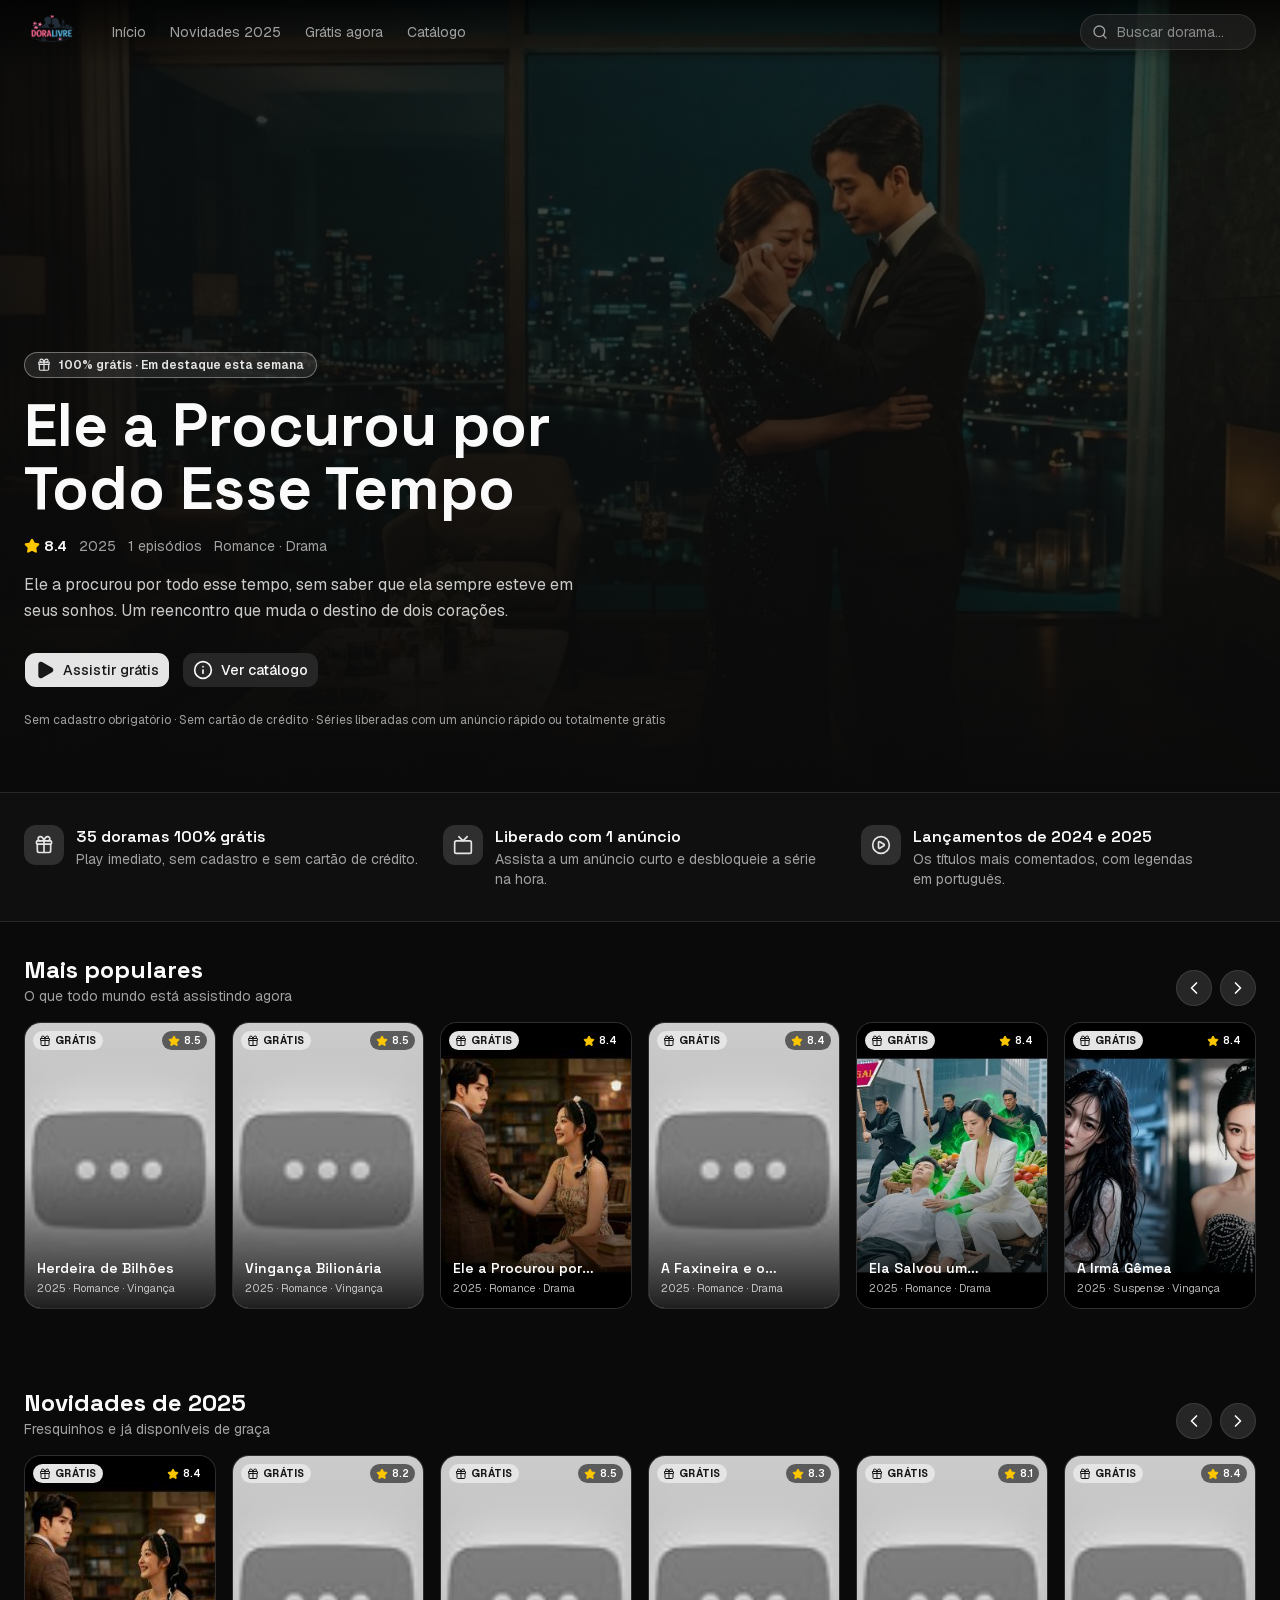
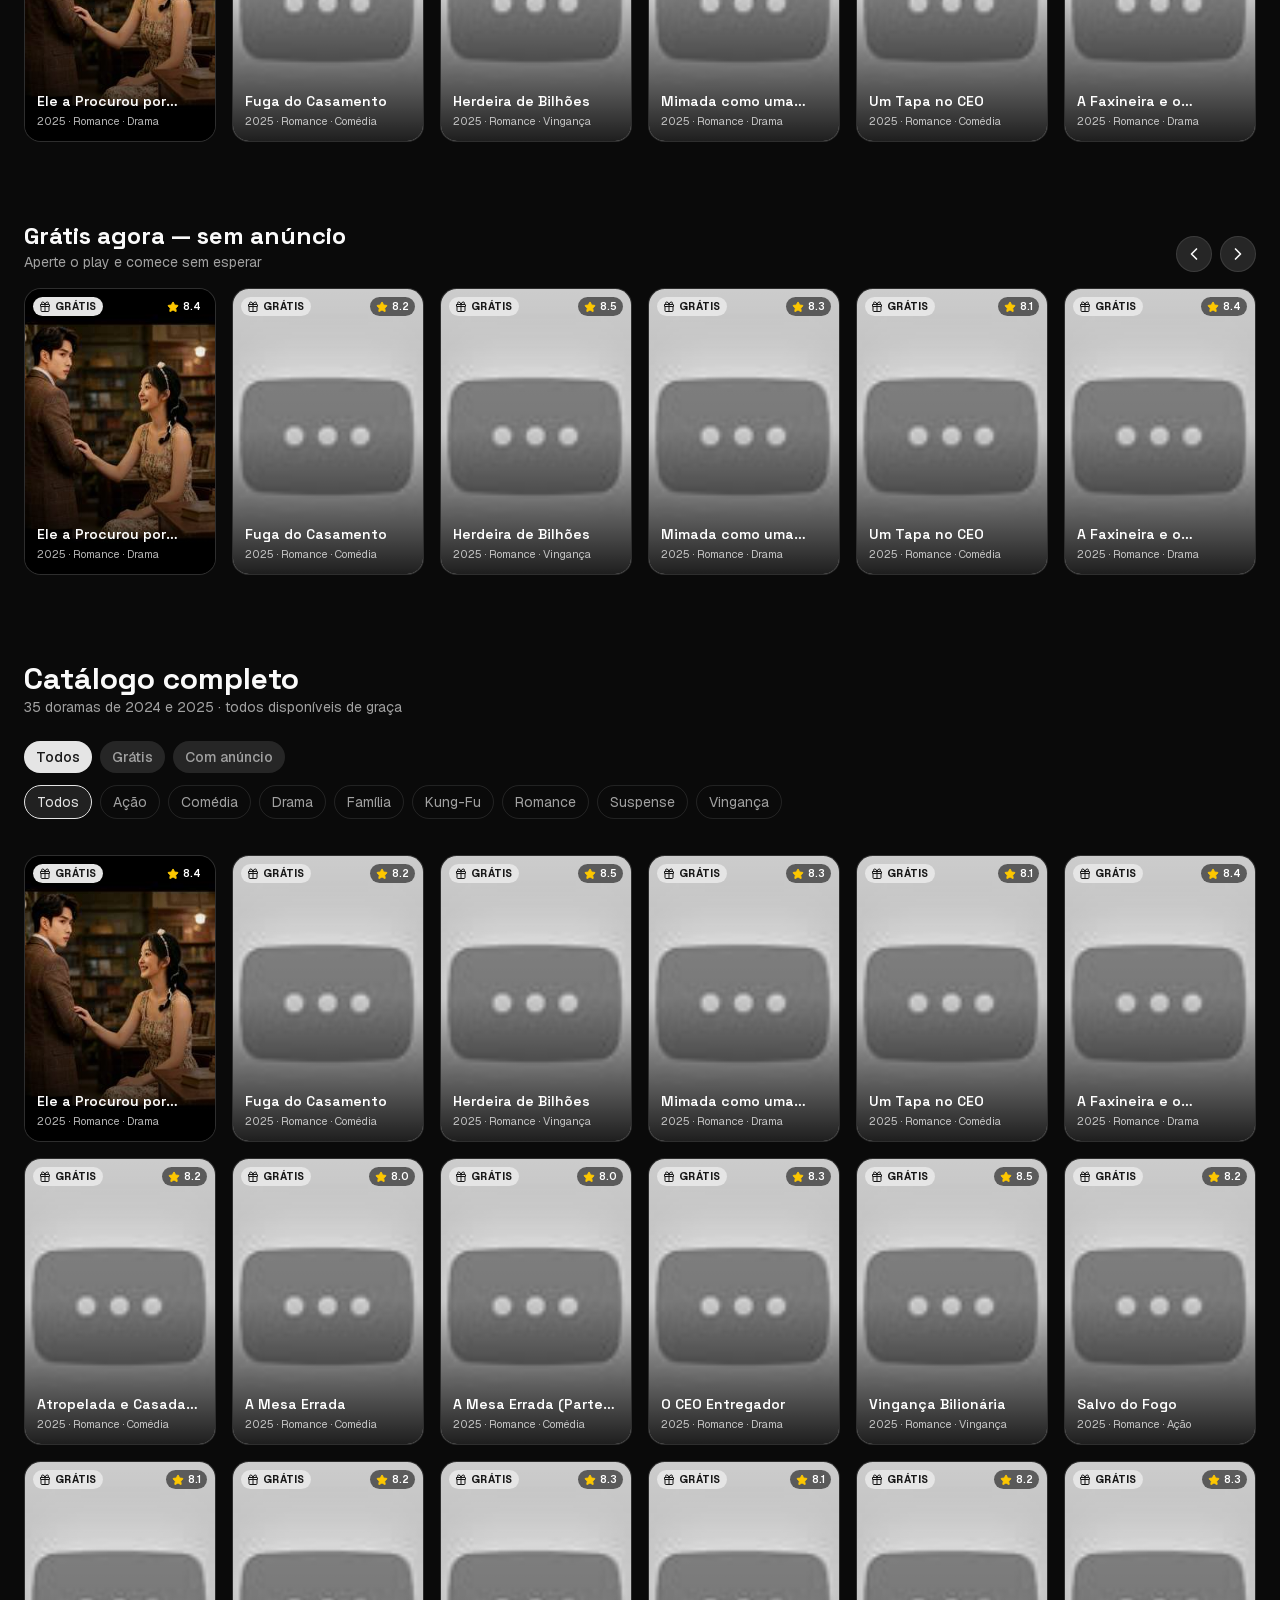
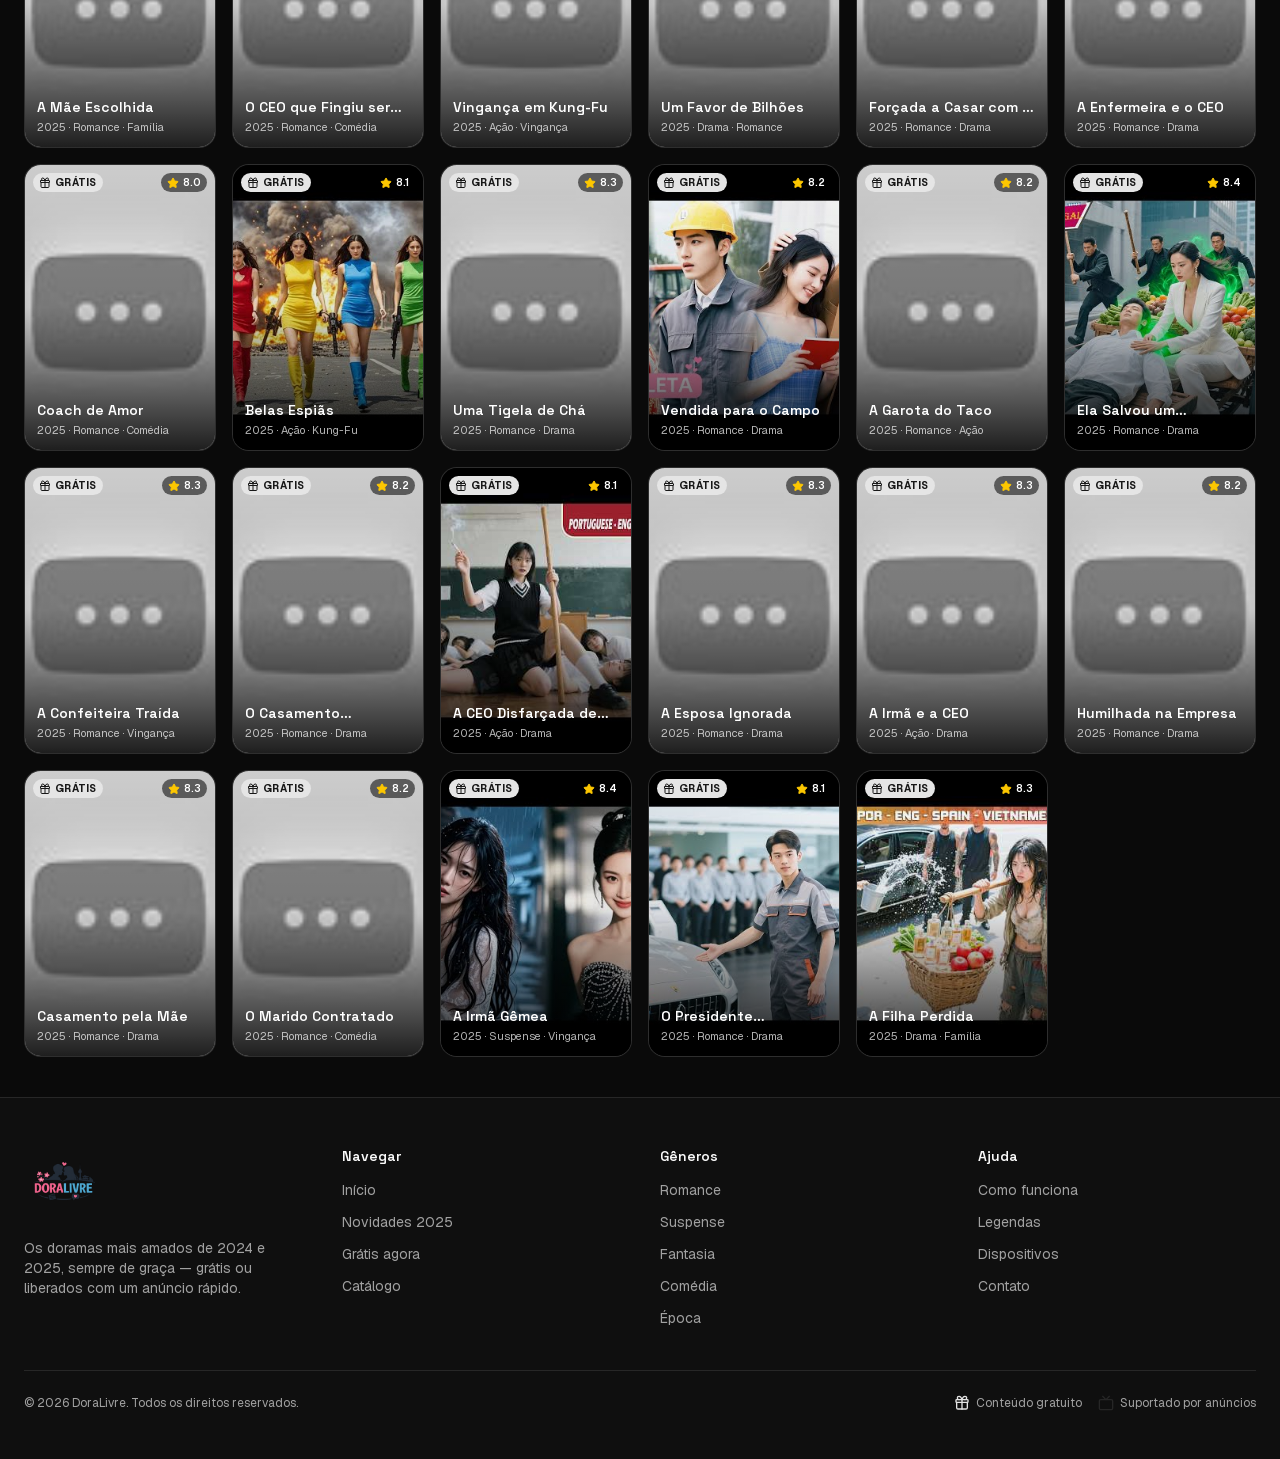
<file: 1/index.html>
<!DOCTYPE html><html lang="pt-BR" class="dark geist_9c6cb61b-module__8NX9hq__variable space_grotesk_154b09cb-module__lmdqzG__variable bg-background"><head><meta charset="utf-8"><meta name="viewport" content="width=device-width, initial-scale=1"><link rel="preload" href="fonts/0c89a48fa5027cee-s.p.0rd3rjvnnhw7n.woff2" as="font" crossorigin="" type="font/woff2"><link rel="preload" href="fonts/caa3a2e1cccd8315-s.p.09~u27dqhyhd6.woff2" as="font" crossorigin="" type="font/woff2"><link rel="preload" as="image" href="pics/doralivre-logo.png"><link rel="preload" as="image" href="pics/rainha-hero.png" crossorigin=""><link rel="preload" as="image" href="pics/hqdefault.jpg" crossorigin=""><link rel="preload" as="image" href="pics/hqdefault_1.jpg" crossorigin=""><link rel="preload" as="image" href="pics/hqdefault_4.jpg" crossorigin=""><link rel="preload" as="image" href="pics/hqdefault_2.jpg" crossorigin=""><link rel="preload" as="image" href="pics/hqdefault_11.jpg" crossorigin=""><link rel="preload" as="image" href="pics/hqdefault_7.jpg" crossorigin=""><link rel="preload" as="image" href="pics/hqdefault_3.jpg" crossorigin=""><link rel="preload" as="image" href="pics/hqdefault_5.jpg" crossorigin=""><link rel="stylesheet" href="styles/138u4p.b-lbhq.css" data-precedence="next"><link rel="preload" as="script" fetchpriority="low" href="scripts/0upze_l9t12l1.js"><script src="scripts/0dbns6mx.e.ls.js" async=""></script><script src="scripts/084mzd~0-rii3.js" async=""></script><script src="scripts/0ni-8dyxk08xj.js" async=""></script><script src="scripts/turbopack-051q.vmo0fzix.js" async=""></script><script src="scripts/1436m04qw.vl-.js" async=""></script><script src="scripts/0jdah9p5of~i~.js" async=""></script><script src="scripts/10_~07ldwz.r0.js" async=""></script><link rel="preload" as="image" href="pics/hqdefault_6.jpg" crossorigin=""><link rel="preload" as="image" href="pics/hqdefault_8.jpg" crossorigin=""><link rel="preload" as="image" href="pics/hqdefault_9.jpg" crossorigin=""><link rel="preload" as="image" href="pics/hqdefault_10.jpg" crossorigin=""><link rel="preload" as="image" href="pics/hqdefault_12.jpg" crossorigin=""><link rel="preload" as="image" href="pics/hqdefault_13.jpg" crossorigin=""><link rel="preload" as="image" href="pics/hqdefault_14.jpg" crossorigin=""><link rel="preload" as="image" href="pics/hqdefault_16.jpg" crossorigin=""><link rel="preload" as="image" href="pics/hqdefault_15.jpg" crossorigin=""><link rel="preload" as="image" href="pics/hqdefault_17.jpg" crossorigin=""><link rel="preload" as="image" href="pics/hqdefault_18.jpg" crossorigin=""><link rel="preload" as="image" href="pics/hqdefault_19.jpg" crossorigin=""><link rel="preload" as="image" href="pics/hqdefault_20.jpg" crossorigin=""><link rel="preload" as="image" href="pics/hqdefault_21.jpg" crossorigin=""><link rel="preload" as="image" href="pics/hqdefault_22.jpg" crossorigin=""><link rel="preload" as="image" href="pics/hqdefault_28.jpg" crossorigin=""><link rel="preload" as="image" href="pics/hqdefault_26.jpg" crossorigin=""><link rel="preload" as="image" href="pics/hqdefault_23.jpg" crossorigin=""><link rel="preload" as="image" href="pics/hqdefault_24.jpg" crossorigin=""><link rel="preload" as="image" href="pics/hqdefault_30.jpg" crossorigin=""><link rel="preload" as="image" href="pics/hqdefault_25.jpg" crossorigin=""><link rel="preload" as="image" href="pics/hqdefault_27.jpg" crossorigin=""><link rel="preload" as="image" href="pics/hqdefault_29.jpg" crossorigin=""><link rel="preload" as="image" href="pics/hqdefault_31.jpg" crossorigin=""><link rel="preload" as="image" href="pics/hqdefault_32.jpg" crossorigin=""><link rel="preload" as="image" href="pics/hqdefault_34.jpg" crossorigin=""><link rel="preload" as="image" href="pics/hqdefault_33.jpg" crossorigin=""><meta name="next-size-adjust" content=""><meta name="theme-color" content="#0f1116"><meta name="color-scheme" content="dark"><title>DoraLivre — Doramas grátis, sem assinatura</title><meta name="description" content="Assista aos doramas mais populares de 2024 e 2025 de graça. Mais de 30 séries coreanas disponíveis grátis ou liberadas após um anúncio. Sem cartão, sem enrolação."><meta name="generator" content="v0.app"><script src="scripts/03~yq9q893hmn.js" nomodule=""></script></head><body class="antialiased font-sans"><div hidden=""><!--$--><!--/$--></div><header class="fixed inset-x-0 top-0 z-40 transition-colors duration-300 bg-gradient-to-b from-black/70 to-transparent"><div class="mx-auto flex h-16 max-w-7xl items-center gap-4 px-4 sm:px-6"><a href="#inicio" class="flex items-center gap-2" aria-label="DoraLivre - início"><img src="pics/doralivre-logo.png" alt="DoraLivre" class="h-12 w-auto sm:h-14"></a><nav class="ml-4 hidden items-center gap-6 md:flex"><a href="#inicio" class="text-sm text-muted-foreground transition hover:text-foreground">Início</a><a href="#novos" class="text-sm text-muted-foreground transition hover:text-foreground">Novidades 2025</a><a href="#gratis" class="text-sm text-muted-foreground transition hover:text-foreground">Grátis agora</a><a href="#catalogo" class="text-sm text-muted-foreground transition hover:text-foreground">Catálogo</a></nav><div class="ml-auto flex items-center gap-2"><div class="relative hidden sm:block"><svg xmlns="http://www.w3.org/2000/svg" width="24" height="24" viewBox="0 0 24 24" fill="none" stroke="currentColor" stroke-width="2" stroke-linecap="round" stroke-linejoin="round" class="lucide lucide-search pointer-events-none absolute left-3 top-1/2 size-4 -translate-y-1/2 text-muted-foreground" aria-hidden="true"><path d="m21 21-4.34-4.34"></path><circle cx="11" cy="11" r="8"></circle></svg><input placeholder="Buscar dorama…" aria-label="Buscar dorama" class="h-9 w-44 rounded-full border border-border bg-secondary/60 pl-9 pr-3 text-sm outline-none transition focus:w-56 focus:border-primary/60" value=""></div><button class="inline-flex size-9 items-center justify-center rounded-md text-foreground md:hidden" aria-label="Abrir menu"><svg xmlns="http://www.w3.org/2000/svg" width="24" height="24" viewBox="0 0 24 24" fill="none" stroke="currentColor" stroke-width="2" stroke-linecap="round" stroke-linejoin="round" class="lucide lucide-menu size-5" aria-hidden="true"><path d="M4 5h16"></path><path d="M4 12h16"></path><path d="M4 19h16"></path></svg></button></div></div></header><main><section id="inicio" class="relative min-h-[88vh] w-full overflow-hidden"><img src="pics/rainha-hero.png" alt="Cena de Ele a Procurou por Todo Esse Tempo" class="absolute inset-0 h-full w-full object-cover" crossorigin="anonymous"><div class="absolute inset-0 bg-gradient-to-t from-background via-background/70 to-background/30"></div><div class="absolute inset-0 bg-gradient-to-r from-background/90 via-background/40 to-transparent"></div><div class="relative mx-auto flex min-h-[88vh] max-w-7xl flex-col justify-end px-4 pb-16 pt-28 sm:px-6"><span class="mb-4 flex w-fit items-center gap-2 rounded-full border border-primary/40 bg-primary/10 px-3 py-1 text-xs font-semibold text-primary"><svg xmlns="http://www.w3.org/2000/svg" width="24" height="24" viewBox="0 0 24 24" fill="none" stroke="currentColor" stroke-width="2" stroke-linecap="round" stroke-linejoin="round" class="lucide lucide-gift size-3.5" aria-hidden="true"><path d="M12 7v14"></path><path d="M20 11v8a2 2 0 0 1-2 2H6a2 2 0 0 1-2-2v-8"></path><path d="M7.5 7a1 1 0 0 1 0-5A4.8 8 0 0 1 12 7a4.8 8 0 0 1 4.5-5 1 1 0 0 1 0 5"></path><rect x="3" y="7" width="18" height="4" rx="1"></rect></svg> 100% grátis · Em destaque esta semana</span><h1 class="max-w-2xl font-display text-4xl font-bold leading-[1.05] text-balance sm:text-6xl">Ele a Procurou por Todo Esse Tempo</h1><div class="mt-4 flex flex-wrap items-center gap-3 text-sm text-muted-foreground"><span class="flex items-center gap-1 font-semibold text-foreground"><svg xmlns="http://www.w3.org/2000/svg" width="24" height="24" viewBox="0 0 24 24" fill="none" stroke="currentColor" stroke-width="2" stroke-linecap="round" stroke-linejoin="round" class="lucide lucide-star size-4 fill-yellow-400 text-yellow-400" aria-hidden="true"><path d="M11.525 2.295a.53.53 0 0 1 .95 0l2.31 4.679a2.123 2.123 0 0 0 1.595 1.16l5.166.756a.53.53 0 0 1 .294.904l-3.736 3.638a2.123 2.123 0 0 0-.611 1.878l.882 5.14a.53.53 0 0 1-.771.56l-4.618-2.428a2.122 2.122 0 0 0-1.973 0L6.396 21.01a.53.53 0 0 1-.77-.56l.881-5.139a2.122 2.122 0 0 0-.611-1.879L2.16 9.795a.53.53 0 0 1 .294-.906l5.165-.755a2.122 2.122 0 0 0 1.597-1.16z"></path></svg>8.4</span><span>2025</span><span>1<!-- --> episódios</span><span class="hidden sm:inline">Romance · Drama</span></div><p class="mt-4 max-w-xl text-sm leading-relaxed text-foreground/80 sm:text-base text-pretty">Ele a procurou por todo esse tempo, sem saber que ela sempre esteve em seus sonhos. Um reencontro que muda o destino de dois corações.</p><div class="mt-7 flex flex-wrap items-center gap-3"><button type="button" tabindex="0" data-slot="button" class="group/button inline-flex shrink-0 items-center justify-center rounded-lg border border-transparent bg-clip-padding text-sm font-medium whitespace-nowrap transition-all outline-none select-none focus-visible:border-ring focus-visible:ring-3 focus-visible:ring-ring/50 active:not-aria-[haspopup]:translate-y-px disabled:pointer-events-none disabled:opacity-50 aria-invalid:border-destructive aria-invalid:ring-3 aria-invalid:ring-destructive/20 dark:aria-invalid:border-destructive/50 dark:aria-invalid:ring-destructive/40 [&amp;_svg]:pointer-events-none [&amp;_svg]:shrink-0 [&amp;_svg:not([class*='size-'])]:size-4 bg-primary text-primary-foreground [a]:hover:bg-primary/80 h-9 px-2.5 has-data-[icon=inline-end]:pr-2 has-data-[icon=inline-start]:pl-2 gap-2"><svg xmlns="http://www.w3.org/2000/svg" width="24" height="24" viewBox="0 0 24 24" fill="none" stroke="currentColor" stroke-width="2" stroke-linecap="round" stroke-linejoin="round" class="lucide lucide-play size-5 fill-current" aria-hidden="true"><path d="M5 5a2 2 0 0 1 3.008-1.728l11.997 6.998a2 2 0 0 1 .003 3.458l-12 7A2 2 0 0 1 5 19z"></path></svg> Assistir grátis</button><button type="button" tabindex="0" data-slot="button" class="group/button inline-flex shrink-0 items-center justify-center rounded-lg border border-transparent bg-clip-padding text-sm font-medium whitespace-nowrap transition-all outline-none select-none focus-visible:border-ring focus-visible:ring-3 focus-visible:ring-ring/50 active:not-aria-[haspopup]:translate-y-px disabled:pointer-events-none disabled:opacity-50 aria-invalid:border-destructive aria-invalid:ring-3 aria-invalid:ring-destructive/20 dark:aria-invalid:border-destructive/50 dark:aria-invalid:ring-destructive/40 [&amp;_svg]:pointer-events-none [&amp;_svg]:shrink-0 [&amp;_svg:not([class*='size-'])]:size-4 bg-secondary text-secondary-foreground hover:bg-secondary/80 aria-expanded:bg-secondary aria-expanded:text-secondary-foreground h-9 px-2.5 has-data-[icon=inline-end]:pr-2 has-data-[icon=inline-start]:pl-2 gap-2"><svg xmlns="http://www.w3.org/2000/svg" width="24" height="24" viewBox="0 0 24 24" fill="none" stroke="currentColor" stroke-width="2" stroke-linecap="round" stroke-linejoin="round" class="lucide lucide-info size-5" aria-hidden="true"><circle cx="12" cy="12" r="10"></circle><path d="M12 16v-4"></path><path d="M12 8h.01"></path></svg> Ver catálogo</button></div><p class="mt-6 text-xs text-muted-foreground">Sem cadastro obrigatório · Sem cartão de crédito · Séries liberadas com um anúncio rápido ou totalmente grátis</p></div></section><section class="border-y border-border bg-card/40"><div class="mx-auto grid max-w-7xl gap-6 px-4 py-8 sm:grid-cols-3 sm:px-6"><div class="flex items-start gap-3"><div class="flex size-10 flex-none items-center justify-center rounded-lg bg-primary/15 text-primary"><svg xmlns="http://www.w3.org/2000/svg" width="24" height="24" viewBox="0 0 24 24" fill="none" stroke="currentColor" stroke-width="2" stroke-linecap="round" stroke-linejoin="round" class="lucide lucide-gift size-5" aria-hidden="true"><path d="M12 7v14"></path><path d="M20 11v8a2 2 0 0 1-2 2H6a2 2 0 0 1-2-2v-8"></path><path d="M7.5 7a1 1 0 0 1 0-5A4.8 8 0 0 1 12 7a4.8 8 0 0 1 4.5-5 1 1 0 0 1 0 5"></path><rect x="3" y="7" width="18" height="4" rx="1"></rect></svg></div><div><p class="font-display font-semibold">35 doramas 100% grátis</p><p class="text-sm text-muted-foreground text-pretty">Play imediato, sem cadastro e sem cartão de crédito.</p></div></div><div class="flex items-start gap-3"><div class="flex size-10 flex-none items-center justify-center rounded-lg bg-primary/15 text-primary"><svg xmlns="http://www.w3.org/2000/svg" width="24" height="24" viewBox="0 0 24 24" fill="none" stroke="currentColor" stroke-width="2" stroke-linecap="round" stroke-linejoin="round" class="lucide lucide-tv size-5" aria-hidden="true"><path d="m17 2-5 5-5-5"></path><rect width="20" height="15" x="2" y="7" rx="2"></rect></svg></div><div><p class="font-display font-semibold">Liberado com 1 anúncio</p><p class="text-sm text-muted-foreground text-pretty">Assista a um anúncio curto e desbloqueie a série na hora.</p></div></div><div class="flex items-start gap-3"><div class="flex size-10 flex-none items-center justify-center rounded-lg bg-primary/15 text-primary"><svg xmlns="http://www.w3.org/2000/svg" width="24" height="24" viewBox="0 0 24 24" fill="none" stroke="currentColor" stroke-width="2" stroke-linecap="round" stroke-linejoin="round" class="lucide lucide-circle-play size-5" aria-hidden="true"><path d="M9 9.003a1 1 0 0 1 1.517-.859l4.997 2.997a1 1 0 0 1 0 1.718l-4.997 2.997A1 1 0 0 1 9 14.996z"></path><circle cx="12" cy="12" r="10"></circle></svg></div><div><p class="font-display font-semibold">Lançamentos de 2024 e 2025</p><p class="text-sm text-muted-foreground text-pretty">Os títulos mais comentados, com legendas em português.</p></div></div></div></section><section id="populares" class="mx-auto max-w-7xl px-4 py-8 sm:px-6"><div class="mb-4 flex items-end justify-between gap-4"><div><h2 class="font-display text-xl font-bold sm:text-2xl">Mais populares</h2><p class="text-sm text-muted-foreground">O que todo mundo está assistindo agora</p></div><div class="hidden gap-2 sm:flex"><button aria-label="Rolar para a esquerda" class="flex size-9 items-center justify-center rounded-full border border-border bg-secondary text-foreground transition hover:bg-muted"><svg xmlns="http://www.w3.org/2000/svg" width="24" height="24" viewBox="0 0 24 24" fill="none" stroke="currentColor" stroke-width="2" stroke-linecap="round" stroke-linejoin="round" class="lucide lucide-chevron-left size-5" aria-hidden="true"><path d="m15 18-6-6 6-6"></path></svg></button><button aria-label="Rolar para a direita" class="flex size-9 items-center justify-center rounded-full border border-border bg-secondary text-foreground transition hover:bg-muted"><svg xmlns="http://www.w3.org/2000/svg" width="24" height="24" viewBox="0 0 24 24" fill="none" stroke="currentColor" stroke-width="2" stroke-linecap="round" stroke-linejoin="round" class="lucide lucide-chevron-right size-5" aria-hidden="true"><path d="m9 18 6-6-6-6"></path></svg></button></div></div><div class="no-scrollbar flex gap-3 overflow-x-auto scroll-smooth pb-2 sm:gap-4"><div class="w-[42vw] flex-none sm:w-44 md:w-48"><button class="group relative w-full overflow-hidden rounded-xl border border-border bg-card text-left transition hover:border-primary/50 focus:outline-none focus-visible:ring-2 focus-visible:ring-ring"><div class="relative aspect-[2/3] overflow-hidden"><img src="pics/hqdefault.jpg" alt="Pôster de Herdeira de Bilhões" class="h-full w-full object-cover transition duration-500 group-hover:scale-105" crossorigin="anonymous"><div class="absolute inset-0 bg-gradient-to-t from-black/85 via-black/10 to-transparent"></div><div class="absolute left-2 top-2"><span class="flex items-center gap-1 rounded-md bg-primary px-1.5 py-0.5 text-[10px] font-bold uppercase tracking-wide text-primary-foreground"><svg xmlns="http://www.w3.org/2000/svg" width="24" height="24" viewBox="0 0 24 24" fill="none" stroke="currentColor" stroke-width="2" stroke-linecap="round" stroke-linejoin="round" class="lucide lucide-gift size-3" aria-hidden="true"><path d="M12 7v14"></path><path d="M20 11v8a2 2 0 0 1-2 2H6a2 2 0 0 1-2-2v-8"></path><path d="M7.5 7a1 1 0 0 1 0-5A4.8 8 0 0 1 12 7a4.8 8 0 0 1 4.5-5 1 1 0 0 1 0 5"></path><rect x="3" y="7" width="18" height="4" rx="1"></rect></svg> Grátis</span></div><div class="absolute right-2 top-2 flex items-center gap-1 rounded-md bg-black/55 px-1.5 py-0.5 text-[10px] font-semibold text-white"><svg xmlns="http://www.w3.org/2000/svg" width="24" height="24" viewBox="0 0 24 24" fill="none" stroke="currentColor" stroke-width="2" stroke-linecap="round" stroke-linejoin="round" class="lucide lucide-star size-3 fill-yellow-400 text-yellow-400" aria-hidden="true"><path d="M11.525 2.295a.53.53 0 0 1 .95 0l2.31 4.679a2.123 2.123 0 0 0 1.595 1.16l5.166.756a.53.53 0 0 1 .294.904l-3.736 3.638a2.123 2.123 0 0 0-.611 1.878l.882 5.14a.53.53 0 0 1-.771.56l-4.618-2.428a2.122 2.122 0 0 0-1.973 0L6.396 21.01a.53.53 0 0 1-.77-.56l.881-5.139a2.122 2.122 0 0 0-.611-1.879L2.16 9.795a.53.53 0 0 1 .294-.906l5.165-.755a2.122 2.122 0 0 0 1.597-1.16z"></path></svg> <!-- -->8.5</div><div class="absolute inset-0 flex items-center justify-center opacity-0 transition group-hover:opacity-100"><span class="flex size-12 items-center justify-center rounded-full bg-primary text-primary-foreground shadow-lg"><svg xmlns="http://www.w3.org/2000/svg" width="24" height="24" viewBox="0 0 24 24" fill="none" stroke="currentColor" stroke-width="2" stroke-linecap="round" stroke-linejoin="round" class="lucide lucide-play size-6 translate-x-0.5 fill-current" aria-hidden="true"><path d="M5 5a2 2 0 0 1 3.008-1.728l11.997 6.998a2 2 0 0 1 .003 3.458l-12 7A2 2 0 0 1 5 19z"></path></svg></span></div><div class="absolute inset-x-0 bottom-0 p-3"><h3 class="line-clamp-1 font-display text-sm font-semibold text-white">Herdeira de Bilhões</h3><p class="mt-0.5 line-clamp-1 text-[11px] text-white/70">2025<!-- --> · <!-- -->Romance · Vingança</p></div></div></button></div><div class="w-[42vw] flex-none sm:w-44 md:w-48"><button class="group relative w-full overflow-hidden rounded-xl border border-border bg-card text-left transition hover:border-primary/50 focus:outline-none focus-visible:ring-2 focus-visible:ring-ring"><div class="relative aspect-[2/3] overflow-hidden"><img src="pics/hqdefault_1.jpg" alt="Pôster de Vingança Bilionária" class="h-full w-full object-cover transition duration-500 group-hover:scale-105" crossorigin="anonymous"><div class="absolute inset-0 bg-gradient-to-t from-black/85 via-black/10 to-transparent"></div><div class="absolute left-2 top-2"><span class="flex items-center gap-1 rounded-md bg-primary px-1.5 py-0.5 text-[10px] font-bold uppercase tracking-wide text-primary-foreground"><svg xmlns="http://www.w3.org/2000/svg" width="24" height="24" viewBox="0 0 24 24" fill="none" stroke="currentColor" stroke-width="2" stroke-linecap="round" stroke-linejoin="round" class="lucide lucide-gift size-3" aria-hidden="true"><path d="M12 7v14"></path><path d="M20 11v8a2 2 0 0 1-2 2H6a2 2 0 0 1-2-2v-8"></path><path d="M7.5 7a1 1 0 0 1 0-5A4.8 8 0 0 1 12 7a4.8 8 0 0 1 4.5-5 1 1 0 0 1 0 5"></path><rect x="3" y="7" width="18" height="4" rx="1"></rect></svg> Grátis</span></div><div class="absolute right-2 top-2 flex items-center gap-1 rounded-md bg-black/55 px-1.5 py-0.5 text-[10px] font-semibold text-white"><svg xmlns="http://www.w3.org/2000/svg" width="24" height="24" viewBox="0 0 24 24" fill="none" stroke="currentColor" stroke-width="2" stroke-linecap="round" stroke-linejoin="round" class="lucide lucide-star size-3 fill-yellow-400 text-yellow-400" aria-hidden="true"><path d="M11.525 2.295a.53.53 0 0 1 .95 0l2.31 4.679a2.123 2.123 0 0 0 1.595 1.16l5.166.756a.53.53 0 0 1 .294.904l-3.736 3.638a2.123 2.123 0 0 0-.611 1.878l.882 5.14a.53.53 0 0 1-.771.56l-4.618-2.428a2.122 2.122 0 0 0-1.973 0L6.396 21.01a.53.53 0 0 1-.77-.56l.881-5.139a2.122 2.122 0 0 0-.611-1.879L2.16 9.795a.53.53 0 0 1 .294-.906l5.165-.755a2.122 2.122 0 0 0 1.597-1.16z"></path></svg> <!-- -->8.5</div><div class="absolute inset-0 flex items-center justify-center opacity-0 transition group-hover:opacity-100"><span class="flex size-12 items-center justify-center rounded-full bg-primary text-primary-foreground shadow-lg"><svg xmlns="http://www.w3.org/2000/svg" width="24" height="24" viewBox="0 0 24 24" fill="none" stroke="currentColor" stroke-width="2" stroke-linecap="round" stroke-linejoin="round" class="lucide lucide-play size-6 translate-x-0.5 fill-current" aria-hidden="true"><path d="M5 5a2 2 0 0 1 3.008-1.728l11.997 6.998a2 2 0 0 1 .003 3.458l-12 7A2 2 0 0 1 5 19z"></path></svg></span></div><div class="absolute inset-x-0 bottom-0 p-3"><h3 class="line-clamp-1 font-display text-sm font-semibold text-white">Vingança Bilionária</h3><p class="mt-0.5 line-clamp-1 text-[11px] text-white/70">2025<!-- --> · <!-- -->Romance · Vingança</p></div></div></button></div><div class="w-[42vw] flex-none sm:w-44 md:w-48"><button class="group relative w-full overflow-hidden rounded-xl border border-border bg-card text-left transition hover:border-primary/50 focus:outline-none focus-visible:ring-2 focus-visible:ring-ring"><div class="relative aspect-[2/3] overflow-hidden"><img src="pics/hqdefault_4.jpg" alt="Pôster de Ele a Procurou por Todo Esse Tempo" class="h-full w-full object-cover transition duration-500 group-hover:scale-105" crossorigin="anonymous"><div class="absolute inset-0 bg-gradient-to-t from-black/85 via-black/10 to-transparent"></div><div class="absolute left-2 top-2"><span class="flex items-center gap-1 rounded-md bg-primary px-1.5 py-0.5 text-[10px] font-bold uppercase tracking-wide text-primary-foreground"><svg xmlns="http://www.w3.org/2000/svg" width="24" height="24" viewBox="0 0 24 24" fill="none" stroke="currentColor" stroke-width="2" stroke-linecap="round" stroke-linejoin="round" class="lucide lucide-gift size-3" aria-hidden="true"><path d="M12 7v14"></path><path d="M20 11v8a2 2 0 0 1-2 2H6a2 2 0 0 1-2-2v-8"></path><path d="M7.5 7a1 1 0 0 1 0-5A4.8 8 0 0 1 12 7a4.8 8 0 0 1 4.5-5 1 1 0 0 1 0 5"></path><rect x="3" y="7" width="18" height="4" rx="1"></rect></svg> Grátis</span></div><div class="absolute right-2 top-2 flex items-center gap-1 rounded-md bg-black/55 px-1.5 py-0.5 text-[10px] font-semibold text-white"><svg xmlns="http://www.w3.org/2000/svg" width="24" height="24" viewBox="0 0 24 24" fill="none" stroke="currentColor" stroke-width="2" stroke-linecap="round" stroke-linejoin="round" class="lucide lucide-star size-3 fill-yellow-400 text-yellow-400" aria-hidden="true"><path d="M11.525 2.295a.53.53 0 0 1 .95 0l2.31 4.679a2.123 2.123 0 0 0 1.595 1.16l5.166.756a.53.53 0 0 1 .294.904l-3.736 3.638a2.123 2.123 0 0 0-.611 1.878l.882 5.14a.53.53 0 0 1-.771.56l-4.618-2.428a2.122 2.122 0 0 0-1.973 0L6.396 21.01a.53.53 0 0 1-.77-.56l.881-5.139a2.122 2.122 0 0 0-.611-1.879L2.16 9.795a.53.53 0 0 1 .294-.906l5.165-.755a2.122 2.122 0 0 0 1.597-1.16z"></path></svg> <!-- -->8.4</div><div class="absolute inset-0 flex items-center justify-center opacity-0 transition group-hover:opacity-100"><span class="flex size-12 items-center justify-center rounded-full bg-primary text-primary-foreground shadow-lg"><svg xmlns="http://www.w3.org/2000/svg" width="24" height="24" viewBox="0 0 24 24" fill="none" stroke="currentColor" stroke-width="2" stroke-linecap="round" stroke-linejoin="round" class="lucide lucide-play size-6 translate-x-0.5 fill-current" aria-hidden="true"><path d="M5 5a2 2 0 0 1 3.008-1.728l11.997 6.998a2 2 0 0 1 .003 3.458l-12 7A2 2 0 0 1 5 19z"></path></svg></span></div><div class="absolute inset-x-0 bottom-0 p-3"><h3 class="line-clamp-1 font-display text-sm font-semibold text-white">Ele a Procurou por Todo Esse Tempo</h3><p class="mt-0.5 line-clamp-1 text-[11px] text-white/70">2025<!-- --> · <!-- -->Romance · Drama</p></div></div></button></div><div class="w-[42vw] flex-none sm:w-44 md:w-48"><button class="group relative w-full overflow-hidden rounded-xl border border-border bg-card text-left transition hover:border-primary/50 focus:outline-none focus-visible:ring-2 focus-visible:ring-ring"><div class="relative aspect-[2/3] overflow-hidden"><img src="pics/hqdefault_2.jpg" alt="Pôster de A Faxineira e o Bilionário" class="h-full w-full object-cover transition duration-500 group-hover:scale-105" crossorigin="anonymous"><div class="absolute inset-0 bg-gradient-to-t from-black/85 via-black/10 to-transparent"></div><div class="absolute left-2 top-2"><span class="flex items-center gap-1 rounded-md bg-primary px-1.5 py-0.5 text-[10px] font-bold uppercase tracking-wide text-primary-foreground"><svg xmlns="http://www.w3.org/2000/svg" width="24" height="24" viewBox="0 0 24 24" fill="none" stroke="currentColor" stroke-width="2" stroke-linecap="round" stroke-linejoin="round" class="lucide lucide-gift size-3" aria-hidden="true"><path d="M12 7v14"></path><path d="M20 11v8a2 2 0 0 1-2 2H6a2 2 0 0 1-2-2v-8"></path><path d="M7.5 7a1 1 0 0 1 0-5A4.8 8 0 0 1 12 7a4.8 8 0 0 1 4.5-5 1 1 0 0 1 0 5"></path><rect x="3" y="7" width="18" height="4" rx="1"></rect></svg> Grátis</span></div><div class="absolute right-2 top-2 flex items-center gap-1 rounded-md bg-black/55 px-1.5 py-0.5 text-[10px] font-semibold text-white"><svg xmlns="http://www.w3.org/2000/svg" width="24" height="24" viewBox="0 0 24 24" fill="none" stroke="currentColor" stroke-width="2" stroke-linecap="round" stroke-linejoin="round" class="lucide lucide-star size-3 fill-yellow-400 text-yellow-400" aria-hidden="true"><path d="M11.525 2.295a.53.53 0 0 1 .95 0l2.31 4.679a2.123 2.123 0 0 0 1.595 1.16l5.166.756a.53.53 0 0 1 .294.904l-3.736 3.638a2.123 2.123 0 0 0-.611 1.878l.882 5.14a.53.53 0 0 1-.771.56l-4.618-2.428a2.122 2.122 0 0 0-1.973 0L6.396 21.01a.53.53 0 0 1-.77-.56l.881-5.139a2.122 2.122 0 0 0-.611-1.879L2.16 9.795a.53.53 0 0 1 .294-.906l5.165-.755a2.122 2.122 0 0 0 1.597-1.16z"></path></svg> <!-- -->8.4</div><div class="absolute inset-0 flex items-center justify-center opacity-0 transition group-hover:opacity-100"><span class="flex size-12 items-center justify-center rounded-full bg-primary text-primary-foreground shadow-lg"><svg xmlns="http://www.w3.org/2000/svg" width="24" height="24" viewBox="0 0 24 24" fill="none" stroke="currentColor" stroke-width="2" stroke-linecap="round" stroke-linejoin="round" class="lucide lucide-play size-6 translate-x-0.5 fill-current" aria-hidden="true"><path d="M5 5a2 2 0 0 1 3.008-1.728l11.997 6.998a2 2 0 0 1 .003 3.458l-12 7A2 2 0 0 1 5 19z"></path></svg></span></div><div class="absolute inset-x-0 bottom-0 p-3"><h3 class="line-clamp-1 font-display text-sm font-semibold text-white">A Faxineira e o Bilionário</h3><p class="mt-0.5 line-clamp-1 text-[11px] text-white/70">2025<!-- --> · <!-- -->Romance · Drama</p></div></div></button></div><div class="w-[42vw] flex-none sm:w-44 md:w-48"><button class="group relative w-full overflow-hidden rounded-xl border border-border bg-card text-left transition hover:border-primary/50 focus:outline-none focus-visible:ring-2 focus-visible:ring-ring"><div class="relative aspect-[2/3] overflow-hidden"><img src="pics/hqdefault_11.jpg" alt="Pôster de Ela Salvou um Bilionário" class="h-full w-full object-cover transition duration-500 group-hover:scale-105" crossorigin="anonymous"><div class="absolute inset-0 bg-gradient-to-t from-black/85 via-black/10 to-transparent"></div><div class="absolute left-2 top-2"><span class="flex items-center gap-1 rounded-md bg-primary px-1.5 py-0.5 text-[10px] font-bold uppercase tracking-wide text-primary-foreground"><svg xmlns="http://www.w3.org/2000/svg" width="24" height="24" viewBox="0 0 24 24" fill="none" stroke="currentColor" stroke-width="2" stroke-linecap="round" stroke-linejoin="round" class="lucide lucide-gift size-3" aria-hidden="true"><path d="M12 7v14"></path><path d="M20 11v8a2 2 0 0 1-2 2H6a2 2 0 0 1-2-2v-8"></path><path d="M7.5 7a1 1 0 0 1 0-5A4.8 8 0 0 1 12 7a4.8 8 0 0 1 4.5-5 1 1 0 0 1 0 5"></path><rect x="3" y="7" width="18" height="4" rx="1"></rect></svg> Grátis</span></div><div class="absolute right-2 top-2 flex items-center gap-1 rounded-md bg-black/55 px-1.5 py-0.5 text-[10px] font-semibold text-white"><svg xmlns="http://www.w3.org/2000/svg" width="24" height="24" viewBox="0 0 24 24" fill="none" stroke="currentColor" stroke-width="2" stroke-linecap="round" stroke-linejoin="round" class="lucide lucide-star size-3 fill-yellow-400 text-yellow-400" aria-hidden="true"><path d="M11.525 2.295a.53.53 0 0 1 .95 0l2.31 4.679a2.123 2.123 0 0 0 1.595 1.16l5.166.756a.53.53 0 0 1 .294.904l-3.736 3.638a2.123 2.123 0 0 0-.611 1.878l.882 5.14a.53.53 0 0 1-.771.56l-4.618-2.428a2.122 2.122 0 0 0-1.973 0L6.396 21.01a.53.53 0 0 1-.77-.56l.881-5.139a2.122 2.122 0 0 0-.611-1.879L2.16 9.795a.53.53 0 0 1 .294-.906l5.165-.755a2.122 2.122 0 0 0 1.597-1.16z"></path></svg> <!-- -->8.4</div><div class="absolute inset-0 flex items-center justify-center opacity-0 transition group-hover:opacity-100"><span class="flex size-12 items-center justify-center rounded-full bg-primary text-primary-foreground shadow-lg"><svg xmlns="http://www.w3.org/2000/svg" width="24" height="24" viewBox="0 0 24 24" fill="none" stroke="currentColor" stroke-width="2" stroke-linecap="round" stroke-linejoin="round" class="lucide lucide-play size-6 translate-x-0.5 fill-current" aria-hidden="true"><path d="M5 5a2 2 0 0 1 3.008-1.728l11.997 6.998a2 2 0 0 1 .003 3.458l-12 7A2 2 0 0 1 5 19z"></path></svg></span></div><div class="absolute inset-x-0 bottom-0 p-3"><h3 class="line-clamp-1 font-display text-sm font-semibold text-white">Ela Salvou um Bilionário</h3><p class="mt-0.5 line-clamp-1 text-[11px] text-white/70">2025<!-- --> · <!-- -->Romance · Drama</p></div></div></button></div><div class="w-[42vw] flex-none sm:w-44 md:w-48"><button class="group relative w-full overflow-hidden rounded-xl border border-border bg-card text-left transition hover:border-primary/50 focus:outline-none focus-visible:ring-2 focus-visible:ring-ring"><div class="relative aspect-[2/3] overflow-hidden"><img src="pics/hqdefault_7.jpg" alt="Pôster de A Irmã Gêmea" class="h-full w-full object-cover transition duration-500 group-hover:scale-105" crossorigin="anonymous"><div class="absolute inset-0 bg-gradient-to-t from-black/85 via-black/10 to-transparent"></div><div class="absolute left-2 top-2"><span class="flex items-center gap-1 rounded-md bg-primary px-1.5 py-0.5 text-[10px] font-bold uppercase tracking-wide text-primary-foreground"><svg xmlns="http://www.w3.org/2000/svg" width="24" height="24" viewBox="0 0 24 24" fill="none" stroke="currentColor" stroke-width="2" stroke-linecap="round" stroke-linejoin="round" class="lucide lucide-gift size-3" aria-hidden="true"><path d="M12 7v14"></path><path d="M20 11v8a2 2 0 0 1-2 2H6a2 2 0 0 1-2-2v-8"></path><path d="M7.5 7a1 1 0 0 1 0-5A4.8 8 0 0 1 12 7a4.8 8 0 0 1 4.5-5 1 1 0 0 1 0 5"></path><rect x="3" y="7" width="18" height="4" rx="1"></rect></svg> Grátis</span></div><div class="absolute right-2 top-2 flex items-center gap-1 rounded-md bg-black/55 px-1.5 py-0.5 text-[10px] font-semibold text-white"><svg xmlns="http://www.w3.org/2000/svg" width="24" height="24" viewBox="0 0 24 24" fill="none" stroke="currentColor" stroke-width="2" stroke-linecap="round" stroke-linejoin="round" class="lucide lucide-star size-3 fill-yellow-400 text-yellow-400" aria-hidden="true"><path d="M11.525 2.295a.53.53 0 0 1 .95 0l2.31 4.679a2.123 2.123 0 0 0 1.595 1.16l5.166.756a.53.53 0 0 1 .294.904l-3.736 3.638a2.123 2.123 0 0 0-.611 1.878l.882 5.14a.53.53 0 0 1-.771.56l-4.618-2.428a2.122 2.122 0 0 0-1.973 0L6.396 21.01a.53.53 0 0 1-.77-.56l.881-5.139a2.122 2.122 0 0 0-.611-1.879L2.16 9.795a.53.53 0 0 1 .294-.906l5.165-.755a2.122 2.122 0 0 0 1.597-1.16z"></path></svg> <!-- -->8.4</div><div class="absolute inset-0 flex items-center justify-center opacity-0 transition group-hover:opacity-100"><span class="flex size-12 items-center justify-center rounded-full bg-primary text-primary-foreground shadow-lg"><svg xmlns="http://www.w3.org/2000/svg" width="24" height="24" viewBox="0 0 24 24" fill="none" stroke="currentColor" stroke-width="2" stroke-linecap="round" stroke-linejoin="round" class="lucide lucide-play size-6 translate-x-0.5 fill-current" aria-hidden="true"><path d="M5 5a2 2 0 0 1 3.008-1.728l11.997 6.998a2 2 0 0 1 .003 3.458l-12 7A2 2 0 0 1 5 19z"></path></svg></span></div><div class="absolute inset-x-0 bottom-0 p-3"><h3 class="line-clamp-1 font-display text-sm font-semibold text-white">A Irmã Gêmea</h3><p class="mt-0.5 line-clamp-1 text-[11px] text-white/70">2025<!-- --> · <!-- -->Suspense · Vingança</p></div></div></button></div><div class="w-[42vw] flex-none sm:w-44 md:w-48"><button class="group relative w-full overflow-hidden rounded-xl border border-border bg-card text-left transition hover:border-primary/50 focus:outline-none focus-visible:ring-2 focus-visible:ring-ring"><div class="relative aspect-[2/3] overflow-hidden"><img src="pics/hqdefault_3.jpg" alt="Pôster de Mimada como uma Rainha" class="h-full w-full object-cover transition duration-500 group-hover:scale-105" crossorigin="anonymous"><div class="absolute inset-0 bg-gradient-to-t from-black/85 via-black/10 to-transparent"></div><div class="absolute left-2 top-2"><span class="flex items-center gap-1 rounded-md bg-primary px-1.5 py-0.5 text-[10px] font-bold uppercase tracking-wide text-primary-foreground"><svg xmlns="http://www.w3.org/2000/svg" width="24" height="24" viewBox="0 0 24 24" fill="none" stroke="currentColor" stroke-width="2" stroke-linecap="round" stroke-linejoin="round" class="lucide lucide-gift size-3" aria-hidden="true"><path d="M12 7v14"></path><path d="M20 11v8a2 2 0 0 1-2 2H6a2 2 0 0 1-2-2v-8"></path><path d="M7.5 7a1 1 0 0 1 0-5A4.8 8 0 0 1 12 7a4.8 8 0 0 1 4.5-5 1 1 0 0 1 0 5"></path><rect x="3" y="7" width="18" height="4" rx="1"></rect></svg> Grátis</span></div><div class="absolute right-2 top-2 flex items-center gap-1 rounded-md bg-black/55 px-1.5 py-0.5 text-[10px] font-semibold text-white"><svg xmlns="http://www.w3.org/2000/svg" width="24" height="24" viewBox="0 0 24 24" fill="none" stroke="currentColor" stroke-width="2" stroke-linecap="round" stroke-linejoin="round" class="lucide lucide-star size-3 fill-yellow-400 text-yellow-400" aria-hidden="true"><path d="M11.525 2.295a.53.53 0 0 1 .95 0l2.31 4.679a2.123 2.123 0 0 0 1.595 1.16l5.166.756a.53.53 0 0 1 .294.904l-3.736 3.638a2.123 2.123 0 0 0-.611 1.878l.882 5.14a.53.53 0 0 1-.771.56l-4.618-2.428a2.122 2.122 0 0 0-1.973 0L6.396 21.01a.53.53 0 0 1-.77-.56l.881-5.139a2.122 2.122 0 0 0-.611-1.879L2.16 9.795a.53.53 0 0 1 .294-.906l5.165-.755a2.122 2.122 0 0 0 1.597-1.16z"></path></svg> <!-- -->8.3</div><div class="absolute inset-0 flex items-center justify-center opacity-0 transition group-hover:opacity-100"><span class="flex size-12 items-center justify-center rounded-full bg-primary text-primary-foreground shadow-lg"><svg xmlns="http://www.w3.org/2000/svg" width="24" height="24" viewBox="0 0 24 24" fill="none" stroke="currentColor" stroke-width="2" stroke-linecap="round" stroke-linejoin="round" class="lucide lucide-play size-6 translate-x-0.5 fill-current" aria-hidden="true"><path d="M5 5a2 2 0 0 1 3.008-1.728l11.997 6.998a2 2 0 0 1 .003 3.458l-12 7A2 2 0 0 1 5 19z"></path></svg></span></div><div class="absolute inset-x-0 bottom-0 p-3"><h3 class="line-clamp-1 font-display text-sm font-semibold text-white">Mimada como uma Rainha</h3><p class="mt-0.5 line-clamp-1 text-[11px] text-white/70">2025<!-- --> · <!-- -->Romance · Drama</p></div></div></button></div><div class="w-[42vw] flex-none sm:w-44 md:w-48"><button class="group relative w-full overflow-hidden rounded-xl border border-border bg-card text-left transition hover:border-primary/50 focus:outline-none focus-visible:ring-2 focus-visible:ring-ring"><div class="relative aspect-[2/3] overflow-hidden"><img src="pics/hqdefault_5.jpg" alt="Pôster de O CEO Entregador" class="h-full w-full object-cover transition duration-500 group-hover:scale-105" crossorigin="anonymous"><div class="absolute inset-0 bg-gradient-to-t from-black/85 via-black/10 to-transparent"></div><div class="absolute left-2 top-2"><span class="flex items-center gap-1 rounded-md bg-primary px-1.5 py-0.5 text-[10px] font-bold uppercase tracking-wide text-primary-foreground"><svg xmlns="http://www.w3.org/2000/svg" width="24" height="24" viewBox="0 0 24 24" fill="none" stroke="currentColor" stroke-width="2" stroke-linecap="round" stroke-linejoin="round" class="lucide lucide-gift size-3" aria-hidden="true"><path d="M12 7v14"></path><path d="M20 11v8a2 2 0 0 1-2 2H6a2 2 0 0 1-2-2v-8"></path><path d="M7.5 7a1 1 0 0 1 0-5A4.8 8 0 0 1 12 7a4.8 8 0 0 1 4.5-5 1 1 0 0 1 0 5"></path><rect x="3" y="7" width="18" height="4" rx="1"></rect></svg> Grátis</span></div><div class="absolute right-2 top-2 flex items-center gap-1 rounded-md bg-black/55 px-1.5 py-0.5 text-[10px] font-semibold text-white"><svg xmlns="http://www.w3.org/2000/svg" width="24" height="24" viewBox="0 0 24 24" fill="none" stroke="currentColor" stroke-width="2" stroke-linecap="round" stroke-linejoin="round" class="lucide lucide-star size-3 fill-yellow-400 text-yellow-400" aria-hidden="true"><path d="M11.525 2.295a.53.53 0 0 1 .95 0l2.31 4.679a2.123 2.123 0 0 0 1.595 1.16l5.166.756a.53.53 0 0 1 .294.904l-3.736 3.638a2.123 2.123 0 0 0-.611 1.878l.882 5.14a.53.53 0 0 1-.771.56l-4.618-2.428a2.122 2.122 0 0 0-1.973 0L6.396 21.01a.53.53 0 0 1-.77-.56l.881-5.139a2.122 2.122 0 0 0-.611-1.879L2.16 9.795a.53.53 0 0 1 .294-.906l5.165-.755a2.122 2.122 0 0 0 1.597-1.16z"></path></svg> <!-- -->8.3</div><div class="absolute inset-0 flex items-center justify-center opacity-0 transition group-hover:opacity-100"><span class="flex size-12 items-center justify-center rounded-full bg-primary text-primary-foreground shadow-lg"><svg xmlns="http://www.w3.org/2000/svg" width="24" height="24" viewBox="0 0 24 24" fill="none" stroke="currentColor" stroke-width="2" stroke-linecap="round" stroke-linejoin="round" class="lucide lucide-play size-6 translate-x-0.5 fill-current" aria-hidden="true"><path d="M5 5a2 2 0 0 1 3.008-1.728l11.997 6.998a2 2 0 0 1 .003 3.458l-12 7A2 2 0 0 1 5 19z"></path></svg></span></div><div class="absolute inset-x-0 bottom-0 p-3"><h3 class="line-clamp-1 font-display text-sm font-semibold text-white">O CEO Entregador</h3><p class="mt-0.5 line-clamp-1 text-[11px] text-white/70">2025<!-- --> · <!-- -->Romance · Drama</p></div></div></button></div><div class="w-[42vw] flex-none sm:w-44 md:w-48"><button class="group relative w-full overflow-hidden rounded-xl border border-border bg-card text-left transition hover:border-primary/50 focus:outline-none focus-visible:ring-2 focus-visible:ring-ring"><div class="relative aspect-[2/3] overflow-hidden"><img src="pics/hqdefault_6.jpg" alt="Pôster de Vingança em Kung-Fu" class="h-full w-full object-cover transition duration-500 group-hover:scale-105" crossorigin="anonymous"><div class="absolute inset-0 bg-gradient-to-t from-black/85 via-black/10 to-transparent"></div><div class="absolute left-2 top-2"><span class="flex items-center gap-1 rounded-md bg-primary px-1.5 py-0.5 text-[10px] font-bold uppercase tracking-wide text-primary-foreground"><svg xmlns="http://www.w3.org/2000/svg" width="24" height="24" viewBox="0 0 24 24" fill="none" stroke="currentColor" stroke-width="2" stroke-linecap="round" stroke-linejoin="round" class="lucide lucide-gift size-3" aria-hidden="true"><path d="M12 7v14"></path><path d="M20 11v8a2 2 0 0 1-2 2H6a2 2 0 0 1-2-2v-8"></path><path d="M7.5 7a1 1 0 0 1 0-5A4.8 8 0 0 1 12 7a4.8 8 0 0 1 4.5-5 1 1 0 0 1 0 5"></path><rect x="3" y="7" width="18" height="4" rx="1"></rect></svg> Grátis</span></div><div class="absolute right-2 top-2 flex items-center gap-1 rounded-md bg-black/55 px-1.5 py-0.5 text-[10px] font-semibold text-white"><svg xmlns="http://www.w3.org/2000/svg" width="24" height="24" viewBox="0 0 24 24" fill="none" stroke="currentColor" stroke-width="2" stroke-linecap="round" stroke-linejoin="round" class="lucide lucide-star size-3 fill-yellow-400 text-yellow-400" aria-hidden="true"><path d="M11.525 2.295a.53.53 0 0 1 .95 0l2.31 4.679a2.123 2.123 0 0 0 1.595 1.16l5.166.756a.53.53 0 0 1 .294.904l-3.736 3.638a2.123 2.123 0 0 0-.611 1.878l.882 5.14a.53.53 0 0 1-.771.56l-4.618-2.428a2.122 2.122 0 0 0-1.973 0L6.396 21.01a.53.53 0 0 1-.77-.56l.881-5.139a2.122 2.122 0 0 0-.611-1.879L2.16 9.795a.53.53 0 0 1 .294-.906l5.165-.755a2.122 2.122 0 0 0 1.597-1.16z"></path></svg> <!-- -->8.3</div><div class="absolute inset-0 flex items-center justify-center opacity-0 transition group-hover:opacity-100"><span class="flex size-12 items-center justify-center rounded-full bg-primary text-primary-foreground shadow-lg"><svg xmlns="http://www.w3.org/2000/svg" width="24" height="24" viewBox="0 0 24 24" fill="none" stroke="currentColor" stroke-width="2" stroke-linecap="round" stroke-linejoin="round" class="lucide lucide-play size-6 translate-x-0.5 fill-current" aria-hidden="true"><path d="M5 5a2 2 0 0 1 3.008-1.728l11.997 6.998a2 2 0 0 1 .003 3.458l-12 7A2 2 0 0 1 5 19z"></path></svg></span></div><div class="absolute inset-x-0 bottom-0 p-3"><h3 class="line-clamp-1 font-display text-sm font-semibold text-white">Vingança em Kung-Fu</h3><p class="mt-0.5 line-clamp-1 text-[11px] text-white/70">2025<!-- --> · <!-- -->Ação · Vingança</p></div></div></button></div><div class="w-[42vw] flex-none sm:w-44 md:w-48"><button class="group relative w-full overflow-hidden rounded-xl border border-border bg-card text-left transition hover:border-primary/50 focus:outline-none focus-visible:ring-2 focus-visible:ring-ring"><div class="relative aspect-[2/3] overflow-hidden"><img src="pics/hqdefault_8.jpg" alt="Pôster de A Enfermeira e o CEO" class="h-full w-full object-cover transition duration-500 group-hover:scale-105" crossorigin="anonymous"><div class="absolute inset-0 bg-gradient-to-t from-black/85 via-black/10 to-transparent"></div><div class="absolute left-2 top-2"><span class="flex items-center gap-1 rounded-md bg-primary px-1.5 py-0.5 text-[10px] font-bold uppercase tracking-wide text-primary-foreground"><svg xmlns="http://www.w3.org/2000/svg" width="24" height="24" viewBox="0 0 24 24" fill="none" stroke="currentColor" stroke-width="2" stroke-linecap="round" stroke-linejoin="round" class="lucide lucide-gift size-3" aria-hidden="true"><path d="M12 7v14"></path><path d="M20 11v8a2 2 0 0 1-2 2H6a2 2 0 0 1-2-2v-8"></path><path d="M7.5 7a1 1 0 0 1 0-5A4.8 8 0 0 1 12 7a4.8 8 0 0 1 4.5-5 1 1 0 0 1 0 5"></path><rect x="3" y="7" width="18" height="4" rx="1"></rect></svg> Grátis</span></div><div class="absolute right-2 top-2 flex items-center gap-1 rounded-md bg-black/55 px-1.5 py-0.5 text-[10px] font-semibold text-white"><svg xmlns="http://www.w3.org/2000/svg" width="24" height="24" viewBox="0 0 24 24" fill="none" stroke="currentColor" stroke-width="2" stroke-linecap="round" stroke-linejoin="round" class="lucide lucide-star size-3 fill-yellow-400 text-yellow-400" aria-hidden="true"><path d="M11.525 2.295a.53.53 0 0 1 .95 0l2.31 4.679a2.123 2.123 0 0 0 1.595 1.16l5.166.756a.53.53 0 0 1 .294.904l-3.736 3.638a2.123 2.123 0 0 0-.611 1.878l.882 5.14a.53.53 0 0 1-.771.56l-4.618-2.428a2.122 2.122 0 0 0-1.973 0L6.396 21.01a.53.53 0 0 1-.77-.56l.881-5.139a2.122 2.122 0 0 0-.611-1.879L2.16 9.795a.53.53 0 0 1 .294-.906l5.165-.755a2.122 2.122 0 0 0 1.597-1.16z"></path></svg> <!-- -->8.3</div><div class="absolute inset-0 flex items-center justify-center opacity-0 transition group-hover:opacity-100"><span class="flex size-12 items-center justify-center rounded-full bg-primary text-primary-foreground shadow-lg"><svg xmlns="http://www.w3.org/2000/svg" width="24" height="24" viewBox="0 0 24 24" fill="none" stroke="currentColor" stroke-width="2" stroke-linecap="round" stroke-linejoin="round" class="lucide lucide-play size-6 translate-x-0.5 fill-current" aria-hidden="true"><path d="M5 5a2 2 0 0 1 3.008-1.728l11.997 6.998a2 2 0 0 1 .003 3.458l-12 7A2 2 0 0 1 5 19z"></path></svg></span></div><div class="absolute inset-x-0 bottom-0 p-3"><h3 class="line-clamp-1 font-display text-sm font-semibold text-white">A Enfermeira e o CEO</h3><p class="mt-0.5 line-clamp-1 text-[11px] text-white/70">2025<!-- --> · <!-- -->Romance · Drama</p></div></div></button></div><div class="w-[42vw] flex-none sm:w-44 md:w-48"><button class="group relative w-full overflow-hidden rounded-xl border border-border bg-card text-left transition hover:border-primary/50 focus:outline-none focus-visible:ring-2 focus-visible:ring-ring"><div class="relative aspect-[2/3] overflow-hidden"><img src="pics/hqdefault_9.jpg" alt="Pôster de Uma Tigela de Chá" class="h-full w-full object-cover transition duration-500 group-hover:scale-105" crossorigin="anonymous"><div class="absolute inset-0 bg-gradient-to-t from-black/85 via-black/10 to-transparent"></div><div class="absolute left-2 top-2"><span class="flex items-center gap-1 rounded-md bg-primary px-1.5 py-0.5 text-[10px] font-bold uppercase tracking-wide text-primary-foreground"><svg xmlns="http://www.w3.org/2000/svg" width="24" height="24" viewBox="0 0 24 24" fill="none" stroke="currentColor" stroke-width="2" stroke-linecap="round" stroke-linejoin="round" class="lucide lucide-gift size-3" aria-hidden="true"><path d="M12 7v14"></path><path d="M20 11v8a2 2 0 0 1-2 2H6a2 2 0 0 1-2-2v-8"></path><path d="M7.5 7a1 1 0 0 1 0-5A4.8 8 0 0 1 12 7a4.8 8 0 0 1 4.5-5 1 1 0 0 1 0 5"></path><rect x="3" y="7" width="18" height="4" rx="1"></rect></svg> Grátis</span></div><div class="absolute right-2 top-2 flex items-center gap-1 rounded-md bg-black/55 px-1.5 py-0.5 text-[10px] font-semibold text-white"><svg xmlns="http://www.w3.org/2000/svg" width="24" height="24" viewBox="0 0 24 24" fill="none" stroke="currentColor" stroke-width="2" stroke-linecap="round" stroke-linejoin="round" class="lucide lucide-star size-3 fill-yellow-400 text-yellow-400" aria-hidden="true"><path d="M11.525 2.295a.53.53 0 0 1 .95 0l2.31 4.679a2.123 2.123 0 0 0 1.595 1.16l5.166.756a.53.53 0 0 1 .294.904l-3.736 3.638a2.123 2.123 0 0 0-.611 1.878l.882 5.14a.53.53 0 0 1-.771.56l-4.618-2.428a2.122 2.122 0 0 0-1.973 0L6.396 21.01a.53.53 0 0 1-.77-.56l.881-5.139a2.122 2.122 0 0 0-.611-1.879L2.16 9.795a.53.53 0 0 1 .294-.906l5.165-.755a2.122 2.122 0 0 0 1.597-1.16z"></path></svg> <!-- -->8.3</div><div class="absolute inset-0 flex items-center justify-center opacity-0 transition group-hover:opacity-100"><span class="flex size-12 items-center justify-center rounded-full bg-primary text-primary-foreground shadow-lg"><svg xmlns="http://www.w3.org/2000/svg" width="24" height="24" viewBox="0 0 24 24" fill="none" stroke="currentColor" stroke-width="2" stroke-linecap="round" stroke-linejoin="round" class="lucide lucide-play size-6 translate-x-0.5 fill-current" aria-hidden="true"><path d="M5 5a2 2 0 0 1 3.008-1.728l11.997 6.998a2 2 0 0 1 .003 3.458l-12 7A2 2 0 0 1 5 19z"></path></svg></span></div><div class="absolute inset-x-0 bottom-0 p-3"><h3 class="line-clamp-1 font-display text-sm font-semibold text-white">Uma Tigela de Chá</h3><p class="mt-0.5 line-clamp-1 text-[11px] text-white/70">2025<!-- --> · <!-- -->Romance · Drama</p></div></div></button></div><div class="w-[42vw] flex-none sm:w-44 md:w-48"><button class="group relative w-full overflow-hidden rounded-xl border border-border bg-card text-left transition hover:border-primary/50 focus:outline-none focus-visible:ring-2 focus-visible:ring-ring"><div class="relative aspect-[2/3] overflow-hidden"><img src="pics/hqdefault_10.jpg" alt="Pôster de A Confeiteira Traída" class="h-full w-full object-cover transition duration-500 group-hover:scale-105" crossorigin="anonymous"><div class="absolute inset-0 bg-gradient-to-t from-black/85 via-black/10 to-transparent"></div><div class="absolute left-2 top-2"><span class="flex items-center gap-1 rounded-md bg-primary px-1.5 py-0.5 text-[10px] font-bold uppercase tracking-wide text-primary-foreground"><svg xmlns="http://www.w3.org/2000/svg" width="24" height="24" viewBox="0 0 24 24" fill="none" stroke="currentColor" stroke-width="2" stroke-linecap="round" stroke-linejoin="round" class="lucide lucide-gift size-3" aria-hidden="true"><path d="M12 7v14"></path><path d="M20 11v8a2 2 0 0 1-2 2H6a2 2 0 0 1-2-2v-8"></path><path d="M7.5 7a1 1 0 0 1 0-5A4.8 8 0 0 1 12 7a4.8 8 0 0 1 4.5-5 1 1 0 0 1 0 5"></path><rect x="3" y="7" width="18" height="4" rx="1"></rect></svg> Grátis</span></div><div class="absolute right-2 top-2 flex items-center gap-1 rounded-md bg-black/55 px-1.5 py-0.5 text-[10px] font-semibold text-white"><svg xmlns="http://www.w3.org/2000/svg" width="24" height="24" viewBox="0 0 24 24" fill="none" stroke="currentColor" stroke-width="2" stroke-linecap="round" stroke-linejoin="round" class="lucide lucide-star size-3 fill-yellow-400 text-yellow-400" aria-hidden="true"><path d="M11.525 2.295a.53.53 0 0 1 .95 0l2.31 4.679a2.123 2.123 0 0 0 1.595 1.16l5.166.756a.53.53 0 0 1 .294.904l-3.736 3.638a2.123 2.123 0 0 0-.611 1.878l.882 5.14a.53.53 0 0 1-.771.56l-4.618-2.428a2.122 2.122 0 0 0-1.973 0L6.396 21.01a.53.53 0 0 1-.77-.56l.881-5.139a2.122 2.122 0 0 0-.611-1.879L2.16 9.795a.53.53 0 0 1 .294-.906l5.165-.755a2.122 2.122 0 0 0 1.597-1.16z"></path></svg> <!-- -->8.3</div><div class="absolute inset-0 flex items-center justify-center opacity-0 transition group-hover:opacity-100"><span class="flex size-12 items-center justify-center rounded-full bg-primary text-primary-foreground shadow-lg"><svg xmlns="http://www.w3.org/2000/svg" width="24" height="24" viewBox="0 0 24 24" fill="none" stroke="currentColor" stroke-width="2" stroke-linecap="round" stroke-linejoin="round" class="lucide lucide-play size-6 translate-x-0.5 fill-current" aria-hidden="true"><path d="M5 5a2 2 0 0 1 3.008-1.728l11.997 6.998a2 2 0 0 1 .003 3.458l-12 7A2 2 0 0 1 5 19z"></path></svg></span></div><div class="absolute inset-x-0 bottom-0 p-3"><h3 class="line-clamp-1 font-display text-sm font-semibold text-white">A Confeiteira Traída</h3><p class="mt-0.5 line-clamp-1 text-[11px] text-white/70">2025<!-- --> · <!-- -->Romance · Vingança</p></div></div></button></div></div></section><section id="novos" class="mx-auto max-w-7xl px-4 py-8 sm:px-6"><div class="mb-4 flex items-end justify-between gap-4"><div><h2 class="font-display text-xl font-bold sm:text-2xl">Novidades de 2025</h2><p class="text-sm text-muted-foreground">Fresquinhos e já disponíveis de graça</p></div><div class="hidden gap-2 sm:flex"><button aria-label="Rolar para a esquerda" class="flex size-9 items-center justify-center rounded-full border border-border bg-secondary text-foreground transition hover:bg-muted"><svg xmlns="http://www.w3.org/2000/svg" width="24" height="24" viewBox="0 0 24 24" fill="none" stroke="currentColor" stroke-width="2" stroke-linecap="round" stroke-linejoin="round" class="lucide lucide-chevron-left size-5" aria-hidden="true"><path d="m15 18-6-6 6-6"></path></svg></button><button aria-label="Rolar para a direita" class="flex size-9 items-center justify-center rounded-full border border-border bg-secondary text-foreground transition hover:bg-muted"><svg xmlns="http://www.w3.org/2000/svg" width="24" height="24" viewBox="0 0 24 24" fill="none" stroke="currentColor" stroke-width="2" stroke-linecap="round" stroke-linejoin="round" class="lucide lucide-chevron-right size-5" aria-hidden="true"><path d="m9 18 6-6-6-6"></path></svg></button></div></div><div class="no-scrollbar flex gap-3 overflow-x-auto scroll-smooth pb-2 sm:gap-4"><div class="w-[42vw] flex-none sm:w-44 md:w-48"><button class="group relative w-full overflow-hidden rounded-xl border border-border bg-card text-left transition hover:border-primary/50 focus:outline-none focus-visible:ring-2 focus-visible:ring-ring"><div class="relative aspect-[2/3] overflow-hidden"><img src="pics/hqdefault_4.jpg" alt="Pôster de Ele a Procurou por Todo Esse Tempo" class="h-full w-full object-cover transition duration-500 group-hover:scale-105" crossorigin="anonymous"><div class="absolute inset-0 bg-gradient-to-t from-black/85 via-black/10 to-transparent"></div><div class="absolute left-2 top-2"><span class="flex items-center gap-1 rounded-md bg-primary px-1.5 py-0.5 text-[10px] font-bold uppercase tracking-wide text-primary-foreground"><svg xmlns="http://www.w3.org/2000/svg" width="24" height="24" viewBox="0 0 24 24" fill="none" stroke="currentColor" stroke-width="2" stroke-linecap="round" stroke-linejoin="round" class="lucide lucide-gift size-3" aria-hidden="true"><path d="M12 7v14"></path><path d="M20 11v8a2 2 0 0 1-2 2H6a2 2 0 0 1-2-2v-8"></path><path d="M7.5 7a1 1 0 0 1 0-5A4.8 8 0 0 1 12 7a4.8 8 0 0 1 4.5-5 1 1 0 0 1 0 5"></path><rect x="3" y="7" width="18" height="4" rx="1"></rect></svg> Grátis</span></div><div class="absolute right-2 top-2 flex items-center gap-1 rounded-md bg-black/55 px-1.5 py-0.5 text-[10px] font-semibold text-white"><svg xmlns="http://www.w3.org/2000/svg" width="24" height="24" viewBox="0 0 24 24" fill="none" stroke="currentColor" stroke-width="2" stroke-linecap="round" stroke-linejoin="round" class="lucide lucide-star size-3 fill-yellow-400 text-yellow-400" aria-hidden="true"><path d="M11.525 2.295a.53.53 0 0 1 .95 0l2.31 4.679a2.123 2.123 0 0 0 1.595 1.16l5.166.756a.53.53 0 0 1 .294.904l-3.736 3.638a2.123 2.123 0 0 0-.611 1.878l.882 5.14a.53.53 0 0 1-.771.56l-4.618-2.428a2.122 2.122 0 0 0-1.973 0L6.396 21.01a.53.53 0 0 1-.77-.56l.881-5.139a2.122 2.122 0 0 0-.611-1.879L2.16 9.795a.53.53 0 0 1 .294-.906l5.165-.755a2.122 2.122 0 0 0 1.597-1.16z"></path></svg> <!-- -->8.4</div><div class="absolute inset-0 flex items-center justify-center opacity-0 transition group-hover:opacity-100"><span class="flex size-12 items-center justify-center rounded-full bg-primary text-primary-foreground shadow-lg"><svg xmlns="http://www.w3.org/2000/svg" width="24" height="24" viewBox="0 0 24 24" fill="none" stroke="currentColor" stroke-width="2" stroke-linecap="round" stroke-linejoin="round" class="lucide lucide-play size-6 translate-x-0.5 fill-current" aria-hidden="true"><path d="M5 5a2 2 0 0 1 3.008-1.728l11.997 6.998a2 2 0 0 1 .003 3.458l-12 7A2 2 0 0 1 5 19z"></path></svg></span></div><div class="absolute inset-x-0 bottom-0 p-3"><h3 class="line-clamp-1 font-display text-sm font-semibold text-white">Ele a Procurou por Todo Esse Tempo</h3><p class="mt-0.5 line-clamp-1 text-[11px] text-white/70">2025<!-- --> · <!-- -->Romance · Drama</p></div></div></button></div><div class="w-[42vw] flex-none sm:w-44 md:w-48"><button class="group relative w-full overflow-hidden rounded-xl border border-border bg-card text-left transition hover:border-primary/50 focus:outline-none focus-visible:ring-2 focus-visible:ring-ring"><div class="relative aspect-[2/3] overflow-hidden"><img src="pics/hqdefault_12.jpg" alt="Pôster de Fuga do Casamento" class="h-full w-full object-cover transition duration-500 group-hover:scale-105" crossorigin="anonymous"><div class="absolute inset-0 bg-gradient-to-t from-black/85 via-black/10 to-transparent"></div><div class="absolute left-2 top-2"><span class="flex items-center gap-1 rounded-md bg-primary px-1.5 py-0.5 text-[10px] font-bold uppercase tracking-wide text-primary-foreground"><svg xmlns="http://www.w3.org/2000/svg" width="24" height="24" viewBox="0 0 24 24" fill="none" stroke="currentColor" stroke-width="2" stroke-linecap="round" stroke-linejoin="round" class="lucide lucide-gift size-3" aria-hidden="true"><path d="M12 7v14"></path><path d="M20 11v8a2 2 0 0 1-2 2H6a2 2 0 0 1-2-2v-8"></path><path d="M7.5 7a1 1 0 0 1 0-5A4.8 8 0 0 1 12 7a4.8 8 0 0 1 4.5-5 1 1 0 0 1 0 5"></path><rect x="3" y="7" width="18" height="4" rx="1"></rect></svg> Grátis</span></div><div class="absolute right-2 top-2 flex items-center gap-1 rounded-md bg-black/55 px-1.5 py-0.5 text-[10px] font-semibold text-white"><svg xmlns="http://www.w3.org/2000/svg" width="24" height="24" viewBox="0 0 24 24" fill="none" stroke="currentColor" stroke-width="2" stroke-linecap="round" stroke-linejoin="round" class="lucide lucide-star size-3 fill-yellow-400 text-yellow-400" aria-hidden="true"><path d="M11.525 2.295a.53.53 0 0 1 .95 0l2.31 4.679a2.123 2.123 0 0 0 1.595 1.16l5.166.756a.53.53 0 0 1 .294.904l-3.736 3.638a2.123 2.123 0 0 0-.611 1.878l.882 5.14a.53.53 0 0 1-.771.56l-4.618-2.428a2.122 2.122 0 0 0-1.973 0L6.396 21.01a.53.53 0 0 1-.77-.56l.881-5.139a2.122 2.122 0 0 0-.611-1.879L2.16 9.795a.53.53 0 0 1 .294-.906l5.165-.755a2.122 2.122 0 0 0 1.597-1.16z"></path></svg> <!-- -->8.2</div><div class="absolute inset-0 flex items-center justify-center opacity-0 transition group-hover:opacity-100"><span class="flex size-12 items-center justify-center rounded-full bg-primary text-primary-foreground shadow-lg"><svg xmlns="http://www.w3.org/2000/svg" width="24" height="24" viewBox="0 0 24 24" fill="none" stroke="currentColor" stroke-width="2" stroke-linecap="round" stroke-linejoin="round" class="lucide lucide-play size-6 translate-x-0.5 fill-current" aria-hidden="true"><path d="M5 5a2 2 0 0 1 3.008-1.728l11.997 6.998a2 2 0 0 1 .003 3.458l-12 7A2 2 0 0 1 5 19z"></path></svg></span></div><div class="absolute inset-x-0 bottom-0 p-3"><h3 class="line-clamp-1 font-display text-sm font-semibold text-white">Fuga do Casamento</h3><p class="mt-0.5 line-clamp-1 text-[11px] text-white/70">2025<!-- --> · <!-- -->Romance · Comédia</p></div></div></button></div><div class="w-[42vw] flex-none sm:w-44 md:w-48"><button class="group relative w-full overflow-hidden rounded-xl border border-border bg-card text-left transition hover:border-primary/50 focus:outline-none focus-visible:ring-2 focus-visible:ring-ring"><div class="relative aspect-[2/3] overflow-hidden"><img src="pics/hqdefault.jpg" alt="Pôster de Herdeira de Bilhões" class="h-full w-full object-cover transition duration-500 group-hover:scale-105" crossorigin="anonymous"><div class="absolute inset-0 bg-gradient-to-t from-black/85 via-black/10 to-transparent"></div><div class="absolute left-2 top-2"><span class="flex items-center gap-1 rounded-md bg-primary px-1.5 py-0.5 text-[10px] font-bold uppercase tracking-wide text-primary-foreground"><svg xmlns="http://www.w3.org/2000/svg" width="24" height="24" viewBox="0 0 24 24" fill="none" stroke="currentColor" stroke-width="2" stroke-linecap="round" stroke-linejoin="round" class="lucide lucide-gift size-3" aria-hidden="true"><path d="M12 7v14"></path><path d="M20 11v8a2 2 0 0 1-2 2H6a2 2 0 0 1-2-2v-8"></path><path d="M7.5 7a1 1 0 0 1 0-5A4.8 8 0 0 1 12 7a4.8 8 0 0 1 4.5-5 1 1 0 0 1 0 5"></path><rect x="3" y="7" width="18" height="4" rx="1"></rect></svg> Grátis</span></div><div class="absolute right-2 top-2 flex items-center gap-1 rounded-md bg-black/55 px-1.5 py-0.5 text-[10px] font-semibold text-white"><svg xmlns="http://www.w3.org/2000/svg" width="24" height="24" viewBox="0 0 24 24" fill="none" stroke="currentColor" stroke-width="2" stroke-linecap="round" stroke-linejoin="round" class="lucide lucide-star size-3 fill-yellow-400 text-yellow-400" aria-hidden="true"><path d="M11.525 2.295a.53.53 0 0 1 .95 0l2.31 4.679a2.123 2.123 0 0 0 1.595 1.16l5.166.756a.53.53 0 0 1 .294.904l-3.736 3.638a2.123 2.123 0 0 0-.611 1.878l.882 5.14a.53.53 0 0 1-.771.56l-4.618-2.428a2.122 2.122 0 0 0-1.973 0L6.396 21.01a.53.53 0 0 1-.77-.56l.881-5.139a2.122 2.122 0 0 0-.611-1.879L2.16 9.795a.53.53 0 0 1 .294-.906l5.165-.755a2.122 2.122 0 0 0 1.597-1.16z"></path></svg> <!-- -->8.5</div><div class="absolute inset-0 flex items-center justify-center opacity-0 transition group-hover:opacity-100"><span class="flex size-12 items-center justify-center rounded-full bg-primary text-primary-foreground shadow-lg"><svg xmlns="http://www.w3.org/2000/svg" width="24" height="24" viewBox="0 0 24 24" fill="none" stroke="currentColor" stroke-width="2" stroke-linecap="round" stroke-linejoin="round" class="lucide lucide-play size-6 translate-x-0.5 fill-current" aria-hidden="true"><path d="M5 5a2 2 0 0 1 3.008-1.728l11.997 6.998a2 2 0 0 1 .003 3.458l-12 7A2 2 0 0 1 5 19z"></path></svg></span></div><div class="absolute inset-x-0 bottom-0 p-3"><h3 class="line-clamp-1 font-display text-sm font-semibold text-white">Herdeira de Bilhões</h3><p class="mt-0.5 line-clamp-1 text-[11px] text-white/70">2025<!-- --> · <!-- -->Romance · Vingança</p></div></div></button></div><div class="w-[42vw] flex-none sm:w-44 md:w-48"><button class="group relative w-full overflow-hidden rounded-xl border border-border bg-card text-left transition hover:border-primary/50 focus:outline-none focus-visible:ring-2 focus-visible:ring-ring"><div class="relative aspect-[2/3] overflow-hidden"><img src="pics/hqdefault_3.jpg" alt="Pôster de Mimada como uma Rainha" class="h-full w-full object-cover transition duration-500 group-hover:scale-105" crossorigin="anonymous"><div class="absolute inset-0 bg-gradient-to-t from-black/85 via-black/10 to-transparent"></div><div class="absolute left-2 top-2"><span class="flex items-center gap-1 rounded-md bg-primary px-1.5 py-0.5 text-[10px] font-bold uppercase tracking-wide text-primary-foreground"><svg xmlns="http://www.w3.org/2000/svg" width="24" height="24" viewBox="0 0 24 24" fill="none" stroke="currentColor" stroke-width="2" stroke-linecap="round" stroke-linejoin="round" class="lucide lucide-gift size-3" aria-hidden="true"><path d="M12 7v14"></path><path d="M20 11v8a2 2 0 0 1-2 2H6a2 2 0 0 1-2-2v-8"></path><path d="M7.5 7a1 1 0 0 1 0-5A4.8 8 0 0 1 12 7a4.8 8 0 0 1 4.5-5 1 1 0 0 1 0 5"></path><rect x="3" y="7" width="18" height="4" rx="1"></rect></svg> Grátis</span></div><div class="absolute right-2 top-2 flex items-center gap-1 rounded-md bg-black/55 px-1.5 py-0.5 text-[10px] font-semibold text-white"><svg xmlns="http://www.w3.org/2000/svg" width="24" height="24" viewBox="0 0 24 24" fill="none" stroke="currentColor" stroke-width="2" stroke-linecap="round" stroke-linejoin="round" class="lucide lucide-star size-3 fill-yellow-400 text-yellow-400" aria-hidden="true"><path d="M11.525 2.295a.53.53 0 0 1 .95 0l2.31 4.679a2.123 2.123 0 0 0 1.595 1.16l5.166.756a.53.53 0 0 1 .294.904l-3.736 3.638a2.123 2.123 0 0 0-.611 1.878l.882 5.14a.53.53 0 0 1-.771.56l-4.618-2.428a2.122 2.122 0 0 0-1.973 0L6.396 21.01a.53.53 0 0 1-.77-.56l.881-5.139a2.122 2.122 0 0 0-.611-1.879L2.16 9.795a.53.53 0 0 1 .294-.906l5.165-.755a2.122 2.122 0 0 0 1.597-1.16z"></path></svg> <!-- -->8.3</div><div class="absolute inset-0 flex items-center justify-center opacity-0 transition group-hover:opacity-100"><span class="flex size-12 items-center justify-center rounded-full bg-primary text-primary-foreground shadow-lg"><svg xmlns="http://www.w3.org/2000/svg" width="24" height="24" viewBox="0 0 24 24" fill="none" stroke="currentColor" stroke-width="2" stroke-linecap="round" stroke-linejoin="round" class="lucide lucide-play size-6 translate-x-0.5 fill-current" aria-hidden="true"><path d="M5 5a2 2 0 0 1 3.008-1.728l11.997 6.998a2 2 0 0 1 .003 3.458l-12 7A2 2 0 0 1 5 19z"></path></svg></span></div><div class="absolute inset-x-0 bottom-0 p-3"><h3 class="line-clamp-1 font-display text-sm font-semibold text-white">Mimada como uma Rainha</h3><p class="mt-0.5 line-clamp-1 text-[11px] text-white/70">2025<!-- --> · <!-- -->Romance · Drama</p></div></div></button></div><div class="w-[42vw] flex-none sm:w-44 md:w-48"><button class="group relative w-full overflow-hidden rounded-xl border border-border bg-card text-left transition hover:border-primary/50 focus:outline-none focus-visible:ring-2 focus-visible:ring-ring"><div class="relative aspect-[2/3] overflow-hidden"><img src="pics/hqdefault_13.jpg" alt="Pôster de Um Tapa no CEO" class="h-full w-full object-cover transition duration-500 group-hover:scale-105" crossorigin="anonymous"><div class="absolute inset-0 bg-gradient-to-t from-black/85 via-black/10 to-transparent"></div><div class="absolute left-2 top-2"><span class="flex items-center gap-1 rounded-md bg-primary px-1.5 py-0.5 text-[10px] font-bold uppercase tracking-wide text-primary-foreground"><svg xmlns="http://www.w3.org/2000/svg" width="24" height="24" viewBox="0 0 24 24" fill="none" stroke="currentColor" stroke-width="2" stroke-linecap="round" stroke-linejoin="round" class="lucide lucide-gift size-3" aria-hidden="true"><path d="M12 7v14"></path><path d="M20 11v8a2 2 0 0 1-2 2H6a2 2 0 0 1-2-2v-8"></path><path d="M7.5 7a1 1 0 0 1 0-5A4.8 8 0 0 1 12 7a4.8 8 0 0 1 4.5-5 1 1 0 0 1 0 5"></path><rect x="3" y="7" width="18" height="4" rx="1"></rect></svg> Grátis</span></div><div class="absolute right-2 top-2 flex items-center gap-1 rounded-md bg-black/55 px-1.5 py-0.5 text-[10px] font-semibold text-white"><svg xmlns="http://www.w3.org/2000/svg" width="24" height="24" viewBox="0 0 24 24" fill="none" stroke="currentColor" stroke-width="2" stroke-linecap="round" stroke-linejoin="round" class="lucide lucide-star size-3 fill-yellow-400 text-yellow-400" aria-hidden="true"><path d="M11.525 2.295a.53.53 0 0 1 .95 0l2.31 4.679a2.123 2.123 0 0 0 1.595 1.16l5.166.756a.53.53 0 0 1 .294.904l-3.736 3.638a2.123 2.123 0 0 0-.611 1.878l.882 5.14a.53.53 0 0 1-.771.56l-4.618-2.428a2.122 2.122 0 0 0-1.973 0L6.396 21.01a.53.53 0 0 1-.77-.56l.881-5.139a2.122 2.122 0 0 0-.611-1.879L2.16 9.795a.53.53 0 0 1 .294-.906l5.165-.755a2.122 2.122 0 0 0 1.597-1.16z"></path></svg> <!-- -->8.1</div><div class="absolute inset-0 flex items-center justify-center opacity-0 transition group-hover:opacity-100"><span class="flex size-12 items-center justify-center rounded-full bg-primary text-primary-foreground shadow-lg"><svg xmlns="http://www.w3.org/2000/svg" width="24" height="24" viewBox="0 0 24 24" fill="none" stroke="currentColor" stroke-width="2" stroke-linecap="round" stroke-linejoin="round" class="lucide lucide-play size-6 translate-x-0.5 fill-current" aria-hidden="true"><path d="M5 5a2 2 0 0 1 3.008-1.728l11.997 6.998a2 2 0 0 1 .003 3.458l-12 7A2 2 0 0 1 5 19z"></path></svg></span></div><div class="absolute inset-x-0 bottom-0 p-3"><h3 class="line-clamp-1 font-display text-sm font-semibold text-white">Um Tapa no CEO</h3><p class="mt-0.5 line-clamp-1 text-[11px] text-white/70">2025<!-- --> · <!-- -->Romance · Comédia</p></div></div></button></div><div class="w-[42vw] flex-none sm:w-44 md:w-48"><button class="group relative w-full overflow-hidden rounded-xl border border-border bg-card text-left transition hover:border-primary/50 focus:outline-none focus-visible:ring-2 focus-visible:ring-ring"><div class="relative aspect-[2/3] overflow-hidden"><img src="pics/hqdefault_2.jpg" alt="Pôster de A Faxineira e o Bilionário" class="h-full w-full object-cover transition duration-500 group-hover:scale-105" crossorigin="anonymous"><div class="absolute inset-0 bg-gradient-to-t from-black/85 via-black/10 to-transparent"></div><div class="absolute left-2 top-2"><span class="flex items-center gap-1 rounded-md bg-primary px-1.5 py-0.5 text-[10px] font-bold uppercase tracking-wide text-primary-foreground"><svg xmlns="http://www.w3.org/2000/svg" width="24" height="24" viewBox="0 0 24 24" fill="none" stroke="currentColor" stroke-width="2" stroke-linecap="round" stroke-linejoin="round" class="lucide lucide-gift size-3" aria-hidden="true"><path d="M12 7v14"></path><path d="M20 11v8a2 2 0 0 1-2 2H6a2 2 0 0 1-2-2v-8"></path><path d="M7.5 7a1 1 0 0 1 0-5A4.8 8 0 0 1 12 7a4.8 8 0 0 1 4.5-5 1 1 0 0 1 0 5"></path><rect x="3" y="7" width="18" height="4" rx="1"></rect></svg> Grátis</span></div><div class="absolute right-2 top-2 flex items-center gap-1 rounded-md bg-black/55 px-1.5 py-0.5 text-[10px] font-semibold text-white"><svg xmlns="http://www.w3.org/2000/svg" width="24" height="24" viewBox="0 0 24 24" fill="none" stroke="currentColor" stroke-width="2" stroke-linecap="round" stroke-linejoin="round" class="lucide lucide-star size-3 fill-yellow-400 text-yellow-400" aria-hidden="true"><path d="M11.525 2.295a.53.53 0 0 1 .95 0l2.31 4.679a2.123 2.123 0 0 0 1.595 1.16l5.166.756a.53.53 0 0 1 .294.904l-3.736 3.638a2.123 2.123 0 0 0-.611 1.878l.882 5.14a.53.53 0 0 1-.771.56l-4.618-2.428a2.122 2.122 0 0 0-1.973 0L6.396 21.01a.53.53 0 0 1-.77-.56l.881-5.139a2.122 2.122 0 0 0-.611-1.879L2.16 9.795a.53.53 0 0 1 .294-.906l5.165-.755a2.122 2.122 0 0 0 1.597-1.16z"></path></svg> <!-- -->8.4</div><div class="absolute inset-0 flex items-center justify-center opacity-0 transition group-hover:opacity-100"><span class="flex size-12 items-center justify-center rounded-full bg-primary text-primary-foreground shadow-lg"><svg xmlns="http://www.w3.org/2000/svg" width="24" height="24" viewBox="0 0 24 24" fill="none" stroke="currentColor" stroke-width="2" stroke-linecap="round" stroke-linejoin="round" class="lucide lucide-play size-6 translate-x-0.5 fill-current" aria-hidden="true"><path d="M5 5a2 2 0 0 1 3.008-1.728l11.997 6.998a2 2 0 0 1 .003 3.458l-12 7A2 2 0 0 1 5 19z"></path></svg></span></div><div class="absolute inset-x-0 bottom-0 p-3"><h3 class="line-clamp-1 font-display text-sm font-semibold text-white">A Faxineira e o Bilionário</h3><p class="mt-0.5 line-clamp-1 text-[11px] text-white/70">2025<!-- --> · <!-- -->Romance · Drama</p></div></div></button></div><div class="w-[42vw] flex-none sm:w-44 md:w-48"><button class="group relative w-full overflow-hidden rounded-xl border border-border bg-card text-left transition hover:border-primary/50 focus:outline-none focus-visible:ring-2 focus-visible:ring-ring"><div class="relative aspect-[2/3] overflow-hidden"><img src="pics/hqdefault_14.jpg" alt="Pôster de Atropelada e Casada num Flash" class="h-full w-full object-cover transition duration-500 group-hover:scale-105" crossorigin="anonymous"><div class="absolute inset-0 bg-gradient-to-t from-black/85 via-black/10 to-transparent"></div><div class="absolute left-2 top-2"><span class="flex items-center gap-1 rounded-md bg-primary px-1.5 py-0.5 text-[10px] font-bold uppercase tracking-wide text-primary-foreground"><svg xmlns="http://www.w3.org/2000/svg" width="24" height="24" viewBox="0 0 24 24" fill="none" stroke="currentColor" stroke-width="2" stroke-linecap="round" stroke-linejoin="round" class="lucide lucide-gift size-3" aria-hidden="true"><path d="M12 7v14"></path><path d="M20 11v8a2 2 0 0 1-2 2H6a2 2 0 0 1-2-2v-8"></path><path d="M7.5 7a1 1 0 0 1 0-5A4.8 8 0 0 1 12 7a4.8 8 0 0 1 4.5-5 1 1 0 0 1 0 5"></path><rect x="3" y="7" width="18" height="4" rx="1"></rect></svg> Grátis</span></div><div class="absolute right-2 top-2 flex items-center gap-1 rounded-md bg-black/55 px-1.5 py-0.5 text-[10px] font-semibold text-white"><svg xmlns="http://www.w3.org/2000/svg" width="24" height="24" viewBox="0 0 24 24" fill="none" stroke="currentColor" stroke-width="2" stroke-linecap="round" stroke-linejoin="round" class="lucide lucide-star size-3 fill-yellow-400 text-yellow-400" aria-hidden="true"><path d="M11.525 2.295a.53.53 0 0 1 .95 0l2.31 4.679a2.123 2.123 0 0 0 1.595 1.16l5.166.756a.53.53 0 0 1 .294.904l-3.736 3.638a2.123 2.123 0 0 0-.611 1.878l.882 5.14a.53.53 0 0 1-.771.56l-4.618-2.428a2.122 2.122 0 0 0-1.973 0L6.396 21.01a.53.53 0 0 1-.77-.56l.881-5.139a2.122 2.122 0 0 0-.611-1.879L2.16 9.795a.53.53 0 0 1 .294-.906l5.165-.755a2.122 2.122 0 0 0 1.597-1.16z"></path></svg> <!-- -->8.2</div><div class="absolute inset-0 flex items-center justify-center opacity-0 transition group-hover:opacity-100"><span class="flex size-12 items-center justify-center rounded-full bg-primary text-primary-foreground shadow-lg"><svg xmlns="http://www.w3.org/2000/svg" width="24" height="24" viewBox="0 0 24 24" fill="none" stroke="currentColor" stroke-width="2" stroke-linecap="round" stroke-linejoin="round" class="lucide lucide-play size-6 translate-x-0.5 fill-current" aria-hidden="true"><path d="M5 5a2 2 0 0 1 3.008-1.728l11.997 6.998a2 2 0 0 1 .003 3.458l-12 7A2 2 0 0 1 5 19z"></path></svg></span></div><div class="absolute inset-x-0 bottom-0 p-3"><h3 class="line-clamp-1 font-display text-sm font-semibold text-white">Atropelada e Casada num Flash</h3><p class="mt-0.5 line-clamp-1 text-[11px] text-white/70">2025<!-- --> · <!-- -->Romance · Comédia</p></div></div></button></div><div class="w-[42vw] flex-none sm:w-44 md:w-48"><button class="group relative w-full overflow-hidden rounded-xl border border-border bg-card text-left transition hover:border-primary/50 focus:outline-none focus-visible:ring-2 focus-visible:ring-ring"><div class="relative aspect-[2/3] overflow-hidden"><img src="pics/hqdefault_16.jpg" alt="Pôster de A Mesa Errada" class="h-full w-full object-cover transition duration-500 group-hover:scale-105" crossorigin="anonymous"><div class="absolute inset-0 bg-gradient-to-t from-black/85 via-black/10 to-transparent"></div><div class="absolute left-2 top-2"><span class="flex items-center gap-1 rounded-md bg-primary px-1.5 py-0.5 text-[10px] font-bold uppercase tracking-wide text-primary-foreground"><svg xmlns="http://www.w3.org/2000/svg" width="24" height="24" viewBox="0 0 24 24" fill="none" stroke="currentColor" stroke-width="2" stroke-linecap="round" stroke-linejoin="round" class="lucide lucide-gift size-3" aria-hidden="true"><path d="M12 7v14"></path><path d="M20 11v8a2 2 0 0 1-2 2H6a2 2 0 0 1-2-2v-8"></path><path d="M7.5 7a1 1 0 0 1 0-5A4.8 8 0 0 1 12 7a4.8 8 0 0 1 4.5-5 1 1 0 0 1 0 5"></path><rect x="3" y="7" width="18" height="4" rx="1"></rect></svg> Grátis</span></div><div class="absolute right-2 top-2 flex items-center gap-1 rounded-md bg-black/55 px-1.5 py-0.5 text-[10px] font-semibold text-white"><svg xmlns="http://www.w3.org/2000/svg" width="24" height="24" viewBox="0 0 24 24" fill="none" stroke="currentColor" stroke-width="2" stroke-linecap="round" stroke-linejoin="round" class="lucide lucide-star size-3 fill-yellow-400 text-yellow-400" aria-hidden="true"><path d="M11.525 2.295a.53.53 0 0 1 .95 0l2.31 4.679a2.123 2.123 0 0 0 1.595 1.16l5.166.756a.53.53 0 0 1 .294.904l-3.736 3.638a2.123 2.123 0 0 0-.611 1.878l.882 5.14a.53.53 0 0 1-.771.56l-4.618-2.428a2.122 2.122 0 0 0-1.973 0L6.396 21.01a.53.53 0 0 1-.77-.56l.881-5.139a2.122 2.122 0 0 0-.611-1.879L2.16 9.795a.53.53 0 0 1 .294-.906l5.165-.755a2.122 2.122 0 0 0 1.597-1.16z"></path></svg> <!-- -->8.0</div><div class="absolute inset-0 flex items-center justify-center opacity-0 transition group-hover:opacity-100"><span class="flex size-12 items-center justify-center rounded-full bg-primary text-primary-foreground shadow-lg"><svg xmlns="http://www.w3.org/2000/svg" width="24" height="24" viewBox="0 0 24 24" fill="none" stroke="currentColor" stroke-width="2" stroke-linecap="round" stroke-linejoin="round" class="lucide lucide-play size-6 translate-x-0.5 fill-current" aria-hidden="true"><path d="M5 5a2 2 0 0 1 3.008-1.728l11.997 6.998a2 2 0 0 1 .003 3.458l-12 7A2 2 0 0 1 5 19z"></path></svg></span></div><div class="absolute inset-x-0 bottom-0 p-3"><h3 class="line-clamp-1 font-display text-sm font-semibold text-white">A Mesa Errada</h3><p class="mt-0.5 line-clamp-1 text-[11px] text-white/70">2025<!-- --> · <!-- -->Romance · Comédia</p></div></div></button></div><div class="w-[42vw] flex-none sm:w-44 md:w-48"><button class="group relative w-full overflow-hidden rounded-xl border border-border bg-card text-left transition hover:border-primary/50 focus:outline-none focus-visible:ring-2 focus-visible:ring-ring"><div class="relative aspect-[2/3] overflow-hidden"><img src="pics/hqdefault_15.jpg" alt="Pôster de A Mesa Errada (Parte 2)" class="h-full w-full object-cover transition duration-500 group-hover:scale-105" crossorigin="anonymous"><div class="absolute inset-0 bg-gradient-to-t from-black/85 via-black/10 to-transparent"></div><div class="absolute left-2 top-2"><span class="flex items-center gap-1 rounded-md bg-primary px-1.5 py-0.5 text-[10px] font-bold uppercase tracking-wide text-primary-foreground"><svg xmlns="http://www.w3.org/2000/svg" width="24" height="24" viewBox="0 0 24 24" fill="none" stroke="currentColor" stroke-width="2" stroke-linecap="round" stroke-linejoin="round" class="lucide lucide-gift size-3" aria-hidden="true"><path d="M12 7v14"></path><path d="M20 11v8a2 2 0 0 1-2 2H6a2 2 0 0 1-2-2v-8"></path><path d="M7.5 7a1 1 0 0 1 0-5A4.8 8 0 0 1 12 7a4.8 8 0 0 1 4.5-5 1 1 0 0 1 0 5"></path><rect x="3" y="7" width="18" height="4" rx="1"></rect></svg> Grátis</span></div><div class="absolute right-2 top-2 flex items-center gap-1 rounded-md bg-black/55 px-1.5 py-0.5 text-[10px] font-semibold text-white"><svg xmlns="http://www.w3.org/2000/svg" width="24" height="24" viewBox="0 0 24 24" fill="none" stroke="currentColor" stroke-width="2" stroke-linecap="round" stroke-linejoin="round" class="lucide lucide-star size-3 fill-yellow-400 text-yellow-400" aria-hidden="true"><path d="M11.525 2.295a.53.53 0 0 1 .95 0l2.31 4.679a2.123 2.123 0 0 0 1.595 1.16l5.166.756a.53.53 0 0 1 .294.904l-3.736 3.638a2.123 2.123 0 0 0-.611 1.878l.882 5.14a.53.53 0 0 1-.771.56l-4.618-2.428a2.122 2.122 0 0 0-1.973 0L6.396 21.01a.53.53 0 0 1-.77-.56l.881-5.139a2.122 2.122 0 0 0-.611-1.879L2.16 9.795a.53.53 0 0 1 .294-.906l5.165-.755a2.122 2.122 0 0 0 1.597-1.16z"></path></svg> <!-- -->8.0</div><div class="absolute inset-0 flex items-center justify-center opacity-0 transition group-hover:opacity-100"><span class="flex size-12 items-center justify-center rounded-full bg-primary text-primary-foreground shadow-lg"><svg xmlns="http://www.w3.org/2000/svg" width="24" height="24" viewBox="0 0 24 24" fill="none" stroke="currentColor" stroke-width="2" stroke-linecap="round" stroke-linejoin="round" class="lucide lucide-play size-6 translate-x-0.5 fill-current" aria-hidden="true"><path d="M5 5a2 2 0 0 1 3.008-1.728l11.997 6.998a2 2 0 0 1 .003 3.458l-12 7A2 2 0 0 1 5 19z"></path></svg></span></div><div class="absolute inset-x-0 bottom-0 p-3"><h3 class="line-clamp-1 font-display text-sm font-semibold text-white">A Mesa Errada (Parte 2)</h3><p class="mt-0.5 line-clamp-1 text-[11px] text-white/70">2025<!-- --> · <!-- -->Romance · Comédia</p></div></div></button></div><div class="w-[42vw] flex-none sm:w-44 md:w-48"><button class="group relative w-full overflow-hidden rounded-xl border border-border bg-card text-left transition hover:border-primary/50 focus:outline-none focus-visible:ring-2 focus-visible:ring-ring"><div class="relative aspect-[2/3] overflow-hidden"><img src="pics/hqdefault_5.jpg" alt="Pôster de O CEO Entregador" class="h-full w-full object-cover transition duration-500 group-hover:scale-105" crossorigin="anonymous"><div class="absolute inset-0 bg-gradient-to-t from-black/85 via-black/10 to-transparent"></div><div class="absolute left-2 top-2"><span class="flex items-center gap-1 rounded-md bg-primary px-1.5 py-0.5 text-[10px] font-bold uppercase tracking-wide text-primary-foreground"><svg xmlns="http://www.w3.org/2000/svg" width="24" height="24" viewBox="0 0 24 24" fill="none" stroke="currentColor" stroke-width="2" stroke-linecap="round" stroke-linejoin="round" class="lucide lucide-gift size-3" aria-hidden="true"><path d="M12 7v14"></path><path d="M20 11v8a2 2 0 0 1-2 2H6a2 2 0 0 1-2-2v-8"></path><path d="M7.5 7a1 1 0 0 1 0-5A4.8 8 0 0 1 12 7a4.8 8 0 0 1 4.5-5 1 1 0 0 1 0 5"></path><rect x="3" y="7" width="18" height="4" rx="1"></rect></svg> Grátis</span></div><div class="absolute right-2 top-2 flex items-center gap-1 rounded-md bg-black/55 px-1.5 py-0.5 text-[10px] font-semibold text-white"><svg xmlns="http://www.w3.org/2000/svg" width="24" height="24" viewBox="0 0 24 24" fill="none" stroke="currentColor" stroke-width="2" stroke-linecap="round" stroke-linejoin="round" class="lucide lucide-star size-3 fill-yellow-400 text-yellow-400" aria-hidden="true"><path d="M11.525 2.295a.53.53 0 0 1 .95 0l2.31 4.679a2.123 2.123 0 0 0 1.595 1.16l5.166.756a.53.53 0 0 1 .294.904l-3.736 3.638a2.123 2.123 0 0 0-.611 1.878l.882 5.14a.53.53 0 0 1-.771.56l-4.618-2.428a2.122 2.122 0 0 0-1.973 0L6.396 21.01a.53.53 0 0 1-.77-.56l.881-5.139a2.122 2.122 0 0 0-.611-1.879L2.16 9.795a.53.53 0 0 1 .294-.906l5.165-.755a2.122 2.122 0 0 0 1.597-1.16z"></path></svg> <!-- -->8.3</div><div class="absolute inset-0 flex items-center justify-center opacity-0 transition group-hover:opacity-100"><span class="flex size-12 items-center justify-center rounded-full bg-primary text-primary-foreground shadow-lg"><svg xmlns="http://www.w3.org/2000/svg" width="24" height="24" viewBox="0 0 24 24" fill="none" stroke="currentColor" stroke-width="2" stroke-linecap="round" stroke-linejoin="round" class="lucide lucide-play size-6 translate-x-0.5 fill-current" aria-hidden="true"><path d="M5 5a2 2 0 0 1 3.008-1.728l11.997 6.998a2 2 0 0 1 .003 3.458l-12 7A2 2 0 0 1 5 19z"></path></svg></span></div><div class="absolute inset-x-0 bottom-0 p-3"><h3 class="line-clamp-1 font-display text-sm font-semibold text-white">O CEO Entregador</h3><p class="mt-0.5 line-clamp-1 text-[11px] text-white/70">2025<!-- --> · <!-- -->Romance · Drama</p></div></div></button></div><div class="w-[42vw] flex-none sm:w-44 md:w-48"><button class="group relative w-full overflow-hidden rounded-xl border border-border bg-card text-left transition hover:border-primary/50 focus:outline-none focus-visible:ring-2 focus-visible:ring-ring"><div class="relative aspect-[2/3] overflow-hidden"><img src="pics/hqdefault_1.jpg" alt="Pôster de Vingança Bilionária" class="h-full w-full object-cover transition duration-500 group-hover:scale-105" crossorigin="anonymous"><div class="absolute inset-0 bg-gradient-to-t from-black/85 via-black/10 to-transparent"></div><div class="absolute left-2 top-2"><span class="flex items-center gap-1 rounded-md bg-primary px-1.5 py-0.5 text-[10px] font-bold uppercase tracking-wide text-primary-foreground"><svg xmlns="http://www.w3.org/2000/svg" width="24" height="24" viewBox="0 0 24 24" fill="none" stroke="currentColor" stroke-width="2" stroke-linecap="round" stroke-linejoin="round" class="lucide lucide-gift size-3" aria-hidden="true"><path d="M12 7v14"></path><path d="M20 11v8a2 2 0 0 1-2 2H6a2 2 0 0 1-2-2v-8"></path><path d="M7.5 7a1 1 0 0 1 0-5A4.8 8 0 0 1 12 7a4.8 8 0 0 1 4.5-5 1 1 0 0 1 0 5"></path><rect x="3" y="7" width="18" height="4" rx="1"></rect></svg> Grátis</span></div><div class="absolute right-2 top-2 flex items-center gap-1 rounded-md bg-black/55 px-1.5 py-0.5 text-[10px] font-semibold text-white"><svg xmlns="http://www.w3.org/2000/svg" width="24" height="24" viewBox="0 0 24 24" fill="none" stroke="currentColor" stroke-width="2" stroke-linecap="round" stroke-linejoin="round" class="lucide lucide-star size-3 fill-yellow-400 text-yellow-400" aria-hidden="true"><path d="M11.525 2.295a.53.53 0 0 1 .95 0l2.31 4.679a2.123 2.123 0 0 0 1.595 1.16l5.166.756a.53.53 0 0 1 .294.904l-3.736 3.638a2.123 2.123 0 0 0-.611 1.878l.882 5.14a.53.53 0 0 1-.771.56l-4.618-2.428a2.122 2.122 0 0 0-1.973 0L6.396 21.01a.53.53 0 0 1-.77-.56l.881-5.139a2.122 2.122 0 0 0-.611-1.879L2.16 9.795a.53.53 0 0 1 .294-.906l5.165-.755a2.122 2.122 0 0 0 1.597-1.16z"></path></svg> <!-- -->8.5</div><div class="absolute inset-0 flex items-center justify-center opacity-0 transition group-hover:opacity-100"><span class="flex size-12 items-center justify-center rounded-full bg-primary text-primary-foreground shadow-lg"><svg xmlns="http://www.w3.org/2000/svg" width="24" height="24" viewBox="0 0 24 24" fill="none" stroke="currentColor" stroke-width="2" stroke-linecap="round" stroke-linejoin="round" class="lucide lucide-play size-6 translate-x-0.5 fill-current" aria-hidden="true"><path d="M5 5a2 2 0 0 1 3.008-1.728l11.997 6.998a2 2 0 0 1 .003 3.458l-12 7A2 2 0 0 1 5 19z"></path></svg></span></div><div class="absolute inset-x-0 bottom-0 p-3"><h3 class="line-clamp-1 font-display text-sm font-semibold text-white">Vingança Bilionária</h3><p class="mt-0.5 line-clamp-1 text-[11px] text-white/70">2025<!-- --> · <!-- -->Romance · Vingança</p></div></div></button></div><div class="w-[42vw] flex-none sm:w-44 md:w-48"><button class="group relative w-full overflow-hidden rounded-xl border border-border bg-card text-left transition hover:border-primary/50 focus:outline-none focus-visible:ring-2 focus-visible:ring-ring"><div class="relative aspect-[2/3] overflow-hidden"><img src="pics/hqdefault_17.jpg" alt="Pôster de Salvo do Fogo" class="h-full w-full object-cover transition duration-500 group-hover:scale-105" crossorigin="anonymous"><div class="absolute inset-0 bg-gradient-to-t from-black/85 via-black/10 to-transparent"></div><div class="absolute left-2 top-2"><span class="flex items-center gap-1 rounded-md bg-primary px-1.5 py-0.5 text-[10px] font-bold uppercase tracking-wide text-primary-foreground"><svg xmlns="http://www.w3.org/2000/svg" width="24" height="24" viewBox="0 0 24 24" fill="none" stroke="currentColor" stroke-width="2" stroke-linecap="round" stroke-linejoin="round" class="lucide lucide-gift size-3" aria-hidden="true"><path d="M12 7v14"></path><path d="M20 11v8a2 2 0 0 1-2 2H6a2 2 0 0 1-2-2v-8"></path><path d="M7.5 7a1 1 0 0 1 0-5A4.8 8 0 0 1 12 7a4.8 8 0 0 1 4.5-5 1 1 0 0 1 0 5"></path><rect x="3" y="7" width="18" height="4" rx="1"></rect></svg> Grátis</span></div><div class="absolute right-2 top-2 flex items-center gap-1 rounded-md bg-black/55 px-1.5 py-0.5 text-[10px] font-semibold text-white"><svg xmlns="http://www.w3.org/2000/svg" width="24" height="24" viewBox="0 0 24 24" fill="none" stroke="currentColor" stroke-width="2" stroke-linecap="round" stroke-linejoin="round" class="lucide lucide-star size-3 fill-yellow-400 text-yellow-400" aria-hidden="true"><path d="M11.525 2.295a.53.53 0 0 1 .95 0l2.31 4.679a2.123 2.123 0 0 0 1.595 1.16l5.166.756a.53.53 0 0 1 .294.904l-3.736 3.638a2.123 2.123 0 0 0-.611 1.878l.882 5.14a.53.53 0 0 1-.771.56l-4.618-2.428a2.122 2.122 0 0 0-1.973 0L6.396 21.01a.53.53 0 0 1-.77-.56l.881-5.139a2.122 2.122 0 0 0-.611-1.879L2.16 9.795a.53.53 0 0 1 .294-.906l5.165-.755a2.122 2.122 0 0 0 1.597-1.16z"></path></svg> <!-- -->8.2</div><div class="absolute inset-0 flex items-center justify-center opacity-0 transition group-hover:opacity-100"><span class="flex size-12 items-center justify-center rounded-full bg-primary text-primary-foreground shadow-lg"><svg xmlns="http://www.w3.org/2000/svg" width="24" height="24" viewBox="0 0 24 24" fill="none" stroke="currentColor" stroke-width="2" stroke-linecap="round" stroke-linejoin="round" class="lucide lucide-play size-6 translate-x-0.5 fill-current" aria-hidden="true"><path d="M5 5a2 2 0 0 1 3.008-1.728l11.997 6.998a2 2 0 0 1 .003 3.458l-12 7A2 2 0 0 1 5 19z"></path></svg></span></div><div class="absolute inset-x-0 bottom-0 p-3"><h3 class="line-clamp-1 font-display text-sm font-semibold text-white">Salvo do Fogo</h3><p class="mt-0.5 line-clamp-1 text-[11px] text-white/70">2025<!-- --> · <!-- -->Romance · Ação</p></div></div></button></div><div class="w-[42vw] flex-none sm:w-44 md:w-48"><button class="group relative w-full overflow-hidden rounded-xl border border-border bg-card text-left transition hover:border-primary/50 focus:outline-none focus-visible:ring-2 focus-visible:ring-ring"><div class="relative aspect-[2/3] overflow-hidden"><img src="pics/hqdefault_18.jpg" alt="Pôster de A Mãe Escolhida" class="h-full w-full object-cover transition duration-500 group-hover:scale-105" crossorigin="anonymous"><div class="absolute inset-0 bg-gradient-to-t from-black/85 via-black/10 to-transparent"></div><div class="absolute left-2 top-2"><span class="flex items-center gap-1 rounded-md bg-primary px-1.5 py-0.5 text-[10px] font-bold uppercase tracking-wide text-primary-foreground"><svg xmlns="http://www.w3.org/2000/svg" width="24" height="24" viewBox="0 0 24 24" fill="none" stroke="currentColor" stroke-width="2" stroke-linecap="round" stroke-linejoin="round" class="lucide lucide-gift size-3" aria-hidden="true"><path d="M12 7v14"></path><path d="M20 11v8a2 2 0 0 1-2 2H6a2 2 0 0 1-2-2v-8"></path><path d="M7.5 7a1 1 0 0 1 0-5A4.8 8 0 0 1 12 7a4.8 8 0 0 1 4.5-5 1 1 0 0 1 0 5"></path><rect x="3" y="7" width="18" height="4" rx="1"></rect></svg> Grátis</span></div><div class="absolute right-2 top-2 flex items-center gap-1 rounded-md bg-black/55 px-1.5 py-0.5 text-[10px] font-semibold text-white"><svg xmlns="http://www.w3.org/2000/svg" width="24" height="24" viewBox="0 0 24 24" fill="none" stroke="currentColor" stroke-width="2" stroke-linecap="round" stroke-linejoin="round" class="lucide lucide-star size-3 fill-yellow-400 text-yellow-400" aria-hidden="true"><path d="M11.525 2.295a.53.53 0 0 1 .95 0l2.31 4.679a2.123 2.123 0 0 0 1.595 1.16l5.166.756a.53.53 0 0 1 .294.904l-3.736 3.638a2.123 2.123 0 0 0-.611 1.878l.882 5.14a.53.53 0 0 1-.771.56l-4.618-2.428a2.122 2.122 0 0 0-1.973 0L6.396 21.01a.53.53 0 0 1-.77-.56l.881-5.139a2.122 2.122 0 0 0-.611-1.879L2.16 9.795a.53.53 0 0 1 .294-.906l5.165-.755a2.122 2.122 0 0 0 1.597-1.16z"></path></svg> <!-- -->8.1</div><div class="absolute inset-0 flex items-center justify-center opacity-0 transition group-hover:opacity-100"><span class="flex size-12 items-center justify-center rounded-full bg-primary text-primary-foreground shadow-lg"><svg xmlns="http://www.w3.org/2000/svg" width="24" height="24" viewBox="0 0 24 24" fill="none" stroke="currentColor" stroke-width="2" stroke-linecap="round" stroke-linejoin="round" class="lucide lucide-play size-6 translate-x-0.5 fill-current" aria-hidden="true"><path d="M5 5a2 2 0 0 1 3.008-1.728l11.997 6.998a2 2 0 0 1 .003 3.458l-12 7A2 2 0 0 1 5 19z"></path></svg></span></div><div class="absolute inset-x-0 bottom-0 p-3"><h3 class="line-clamp-1 font-display text-sm font-semibold text-white">A Mãe Escolhida</h3><p class="mt-0.5 line-clamp-1 text-[11px] text-white/70">2025<!-- --> · <!-- -->Romance · Família</p></div></div></button></div><div class="w-[42vw] flex-none sm:w-44 md:w-48"><button class="group relative w-full overflow-hidden rounded-xl border border-border bg-card text-left transition hover:border-primary/50 focus:outline-none focus-visible:ring-2 focus-visible:ring-ring"><div class="relative aspect-[2/3] overflow-hidden"><img src="pics/hqdefault_19.jpg" alt="Pôster de O CEO que Fingiu ser Cego" class="h-full w-full object-cover transition duration-500 group-hover:scale-105" crossorigin="anonymous"><div class="absolute inset-0 bg-gradient-to-t from-black/85 via-black/10 to-transparent"></div><div class="absolute left-2 top-2"><span class="flex items-center gap-1 rounded-md bg-primary px-1.5 py-0.5 text-[10px] font-bold uppercase tracking-wide text-primary-foreground"><svg xmlns="http://www.w3.org/2000/svg" width="24" height="24" viewBox="0 0 24 24" fill="none" stroke="currentColor" stroke-width="2" stroke-linecap="round" stroke-linejoin="round" class="lucide lucide-gift size-3" aria-hidden="true"><path d="M12 7v14"></path><path d="M20 11v8a2 2 0 0 1-2 2H6a2 2 0 0 1-2-2v-8"></path><path d="M7.5 7a1 1 0 0 1 0-5A4.8 8 0 0 1 12 7a4.8 8 0 0 1 4.5-5 1 1 0 0 1 0 5"></path><rect x="3" y="7" width="18" height="4" rx="1"></rect></svg> Grátis</span></div><div class="absolute right-2 top-2 flex items-center gap-1 rounded-md bg-black/55 px-1.5 py-0.5 text-[10px] font-semibold text-white"><svg xmlns="http://www.w3.org/2000/svg" width="24" height="24" viewBox="0 0 24 24" fill="none" stroke="currentColor" stroke-width="2" stroke-linecap="round" stroke-linejoin="round" class="lucide lucide-star size-3 fill-yellow-400 text-yellow-400" aria-hidden="true"><path d="M11.525 2.295a.53.53 0 0 1 .95 0l2.31 4.679a2.123 2.123 0 0 0 1.595 1.16l5.166.756a.53.53 0 0 1 .294.904l-3.736 3.638a2.123 2.123 0 0 0-.611 1.878l.882 5.14a.53.53 0 0 1-.771.56l-4.618-2.428a2.122 2.122 0 0 0-1.973 0L6.396 21.01a.53.53 0 0 1-.77-.56l.881-5.139a2.122 2.122 0 0 0-.611-1.879L2.16 9.795a.53.53 0 0 1 .294-.906l5.165-.755a2.122 2.122 0 0 0 1.597-1.16z"></path></svg> <!-- -->8.2</div><div class="absolute inset-0 flex items-center justify-center opacity-0 transition group-hover:opacity-100"><span class="flex size-12 items-center justify-center rounded-full bg-primary text-primary-foreground shadow-lg"><svg xmlns="http://www.w3.org/2000/svg" width="24" height="24" viewBox="0 0 24 24" fill="none" stroke="currentColor" stroke-width="2" stroke-linecap="round" stroke-linejoin="round" class="lucide lucide-play size-6 translate-x-0.5 fill-current" aria-hidden="true"><path d="M5 5a2 2 0 0 1 3.008-1.728l11.997 6.998a2 2 0 0 1 .003 3.458l-12 7A2 2 0 0 1 5 19z"></path></svg></span></div><div class="absolute inset-x-0 bottom-0 p-3"><h3 class="line-clamp-1 font-display text-sm font-semibold text-white">O CEO que Fingiu ser Cego</h3><p class="mt-0.5 line-clamp-1 text-[11px] text-white/70">2025<!-- --> · <!-- -->Romance · Comédia</p></div></div></button></div><div class="w-[42vw] flex-none sm:w-44 md:w-48"><button class="group relative w-full overflow-hidden rounded-xl border border-border bg-card text-left transition hover:border-primary/50 focus:outline-none focus-visible:ring-2 focus-visible:ring-ring"><div class="relative aspect-[2/3] overflow-hidden"><img src="pics/hqdefault_6.jpg" alt="Pôster de Vingança em Kung-Fu" class="h-full w-full object-cover transition duration-500 group-hover:scale-105" crossorigin="anonymous"><div class="absolute inset-0 bg-gradient-to-t from-black/85 via-black/10 to-transparent"></div><div class="absolute left-2 top-2"><span class="flex items-center gap-1 rounded-md bg-primary px-1.5 py-0.5 text-[10px] font-bold uppercase tracking-wide text-primary-foreground"><svg xmlns="http://www.w3.org/2000/svg" width="24" height="24" viewBox="0 0 24 24" fill="none" stroke="currentColor" stroke-width="2" stroke-linecap="round" stroke-linejoin="round" class="lucide lucide-gift size-3" aria-hidden="true"><path d="M12 7v14"></path><path d="M20 11v8a2 2 0 0 1-2 2H6a2 2 0 0 1-2-2v-8"></path><path d="M7.5 7a1 1 0 0 1 0-5A4.8 8 0 0 1 12 7a4.8 8 0 0 1 4.5-5 1 1 0 0 1 0 5"></path><rect x="3" y="7" width="18" height="4" rx="1"></rect></svg> Grátis</span></div><div class="absolute right-2 top-2 flex items-center gap-1 rounded-md bg-black/55 px-1.5 py-0.5 text-[10px] font-semibold text-white"><svg xmlns="http://www.w3.org/2000/svg" width="24" height="24" viewBox="0 0 24 24" fill="none" stroke="currentColor" stroke-width="2" stroke-linecap="round" stroke-linejoin="round" class="lucide lucide-star size-3 fill-yellow-400 text-yellow-400" aria-hidden="true"><path d="M11.525 2.295a.53.53 0 0 1 .95 0l2.31 4.679a2.123 2.123 0 0 0 1.595 1.16l5.166.756a.53.53 0 0 1 .294.904l-3.736 3.638a2.123 2.123 0 0 0-.611 1.878l.882 5.14a.53.53 0 0 1-.771.56l-4.618-2.428a2.122 2.122 0 0 0-1.973 0L6.396 21.01a.53.53 0 0 1-.77-.56l.881-5.139a2.122 2.122 0 0 0-.611-1.879L2.16 9.795a.53.53 0 0 1 .294-.906l5.165-.755a2.122 2.122 0 0 0 1.597-1.16z"></path></svg> <!-- -->8.3</div><div class="absolute inset-0 flex items-center justify-center opacity-0 transition group-hover:opacity-100"><span class="flex size-12 items-center justify-center rounded-full bg-primary text-primary-foreground shadow-lg"><svg xmlns="http://www.w3.org/2000/svg" width="24" height="24" viewBox="0 0 24 24" fill="none" stroke="currentColor" stroke-width="2" stroke-linecap="round" stroke-linejoin="round" class="lucide lucide-play size-6 translate-x-0.5 fill-current" aria-hidden="true"><path d="M5 5a2 2 0 0 1 3.008-1.728l11.997 6.998a2 2 0 0 1 .003 3.458l-12 7A2 2 0 0 1 5 19z"></path></svg></span></div><div class="absolute inset-x-0 bottom-0 p-3"><h3 class="line-clamp-1 font-display text-sm font-semibold text-white">Vingança em Kung-Fu</h3><p class="mt-0.5 line-clamp-1 text-[11px] text-white/70">2025<!-- --> · <!-- -->Ação · Vingança</p></div></div></button></div><div class="w-[42vw] flex-none sm:w-44 md:w-48"><button class="group relative w-full overflow-hidden rounded-xl border border-border bg-card text-left transition hover:border-primary/50 focus:outline-none focus-visible:ring-2 focus-visible:ring-ring"><div class="relative aspect-[2/3] overflow-hidden"><img src="pics/hqdefault_20.jpg" alt="Pôster de Um Favor de Bilhões" class="h-full w-full object-cover transition duration-500 group-hover:scale-105" crossorigin="anonymous"><div class="absolute inset-0 bg-gradient-to-t from-black/85 via-black/10 to-transparent"></div><div class="absolute left-2 top-2"><span class="flex items-center gap-1 rounded-md bg-primary px-1.5 py-0.5 text-[10px] font-bold uppercase tracking-wide text-primary-foreground"><svg xmlns="http://www.w3.org/2000/svg" width="24" height="24" viewBox="0 0 24 24" fill="none" stroke="currentColor" stroke-width="2" stroke-linecap="round" stroke-linejoin="round" class="lucide lucide-gift size-3" aria-hidden="true"><path d="M12 7v14"></path><path d="M20 11v8a2 2 0 0 1-2 2H6a2 2 0 0 1-2-2v-8"></path><path d="M7.5 7a1 1 0 0 1 0-5A4.8 8 0 0 1 12 7a4.8 8 0 0 1 4.5-5 1 1 0 0 1 0 5"></path><rect x="3" y="7" width="18" height="4" rx="1"></rect></svg> Grátis</span></div><div class="absolute right-2 top-2 flex items-center gap-1 rounded-md bg-black/55 px-1.5 py-0.5 text-[10px] font-semibold text-white"><svg xmlns="http://www.w3.org/2000/svg" width="24" height="24" viewBox="0 0 24 24" fill="none" stroke="currentColor" stroke-width="2" stroke-linecap="round" stroke-linejoin="round" class="lucide lucide-star size-3 fill-yellow-400 text-yellow-400" aria-hidden="true"><path d="M11.525 2.295a.53.53 0 0 1 .95 0l2.31 4.679a2.123 2.123 0 0 0 1.595 1.16l5.166.756a.53.53 0 0 1 .294.904l-3.736 3.638a2.123 2.123 0 0 0-.611 1.878l.882 5.14a.53.53 0 0 1-.771.56l-4.618-2.428a2.122 2.122 0 0 0-1.973 0L6.396 21.01a.53.53 0 0 1-.77-.56l.881-5.139a2.122 2.122 0 0 0-.611-1.879L2.16 9.795a.53.53 0 0 1 .294-.906l5.165-.755a2.122 2.122 0 0 0 1.597-1.16z"></path></svg> <!-- -->8.1</div><div class="absolute inset-0 flex items-center justify-center opacity-0 transition group-hover:opacity-100"><span class="flex size-12 items-center justify-center rounded-full bg-primary text-primary-foreground shadow-lg"><svg xmlns="http://www.w3.org/2000/svg" width="24" height="24" viewBox="0 0 24 24" fill="none" stroke="currentColor" stroke-width="2" stroke-linecap="round" stroke-linejoin="round" class="lucide lucide-play size-6 translate-x-0.5 fill-current" aria-hidden="true"><path d="M5 5a2 2 0 0 1 3.008-1.728l11.997 6.998a2 2 0 0 1 .003 3.458l-12 7A2 2 0 0 1 5 19z"></path></svg></span></div><div class="absolute inset-x-0 bottom-0 p-3"><h3 class="line-clamp-1 font-display text-sm font-semibold text-white">Um Favor de Bilhões</h3><p class="mt-0.5 line-clamp-1 text-[11px] text-white/70">2025<!-- --> · <!-- -->Drama · Romance</p></div></div></button></div><div class="w-[42vw] flex-none sm:w-44 md:w-48"><button class="group relative w-full overflow-hidden rounded-xl border border-border bg-card text-left transition hover:border-primary/50 focus:outline-none focus-visible:ring-2 focus-visible:ring-ring"><div class="relative aspect-[2/3] overflow-hidden"><img src="pics/hqdefault_21.jpg" alt="Pôster de Forçada a Casar com o CEO" class="h-full w-full object-cover transition duration-500 group-hover:scale-105" crossorigin="anonymous"><div class="absolute inset-0 bg-gradient-to-t from-black/85 via-black/10 to-transparent"></div><div class="absolute left-2 top-2"><span class="flex items-center gap-1 rounded-md bg-primary px-1.5 py-0.5 text-[10px] font-bold uppercase tracking-wide text-primary-foreground"><svg xmlns="http://www.w3.org/2000/svg" width="24" height="24" viewBox="0 0 24 24" fill="none" stroke="currentColor" stroke-width="2" stroke-linecap="round" stroke-linejoin="round" class="lucide lucide-gift size-3" aria-hidden="true"><path d="M12 7v14"></path><path d="M20 11v8a2 2 0 0 1-2 2H6a2 2 0 0 1-2-2v-8"></path><path d="M7.5 7a1 1 0 0 1 0-5A4.8 8 0 0 1 12 7a4.8 8 0 0 1 4.5-5 1 1 0 0 1 0 5"></path><rect x="3" y="7" width="18" height="4" rx="1"></rect></svg> Grátis</span></div><div class="absolute right-2 top-2 flex items-center gap-1 rounded-md bg-black/55 px-1.5 py-0.5 text-[10px] font-semibold text-white"><svg xmlns="http://www.w3.org/2000/svg" width="24" height="24" viewBox="0 0 24 24" fill="none" stroke="currentColor" stroke-width="2" stroke-linecap="round" stroke-linejoin="round" class="lucide lucide-star size-3 fill-yellow-400 text-yellow-400" aria-hidden="true"><path d="M11.525 2.295a.53.53 0 0 1 .95 0l2.31 4.679a2.123 2.123 0 0 0 1.595 1.16l5.166.756a.53.53 0 0 1 .294.904l-3.736 3.638a2.123 2.123 0 0 0-.611 1.878l.882 5.14a.53.53 0 0 1-.771.56l-4.618-2.428a2.122 2.122 0 0 0-1.973 0L6.396 21.01a.53.53 0 0 1-.77-.56l.881-5.139a2.122 2.122 0 0 0-.611-1.879L2.16 9.795a.53.53 0 0 1 .294-.906l5.165-.755a2.122 2.122 0 0 0 1.597-1.16z"></path></svg> <!-- -->8.2</div><div class="absolute inset-0 flex items-center justify-center opacity-0 transition group-hover:opacity-100"><span class="flex size-12 items-center justify-center rounded-full bg-primary text-primary-foreground shadow-lg"><svg xmlns="http://www.w3.org/2000/svg" width="24" height="24" viewBox="0 0 24 24" fill="none" stroke="currentColor" stroke-width="2" stroke-linecap="round" stroke-linejoin="round" class="lucide lucide-play size-6 translate-x-0.5 fill-current" aria-hidden="true"><path d="M5 5a2 2 0 0 1 3.008-1.728l11.997 6.998a2 2 0 0 1 .003 3.458l-12 7A2 2 0 0 1 5 19z"></path></svg></span></div><div class="absolute inset-x-0 bottom-0 p-3"><h3 class="line-clamp-1 font-display text-sm font-semibold text-white">Forçada a Casar com o CEO</h3><p class="mt-0.5 line-clamp-1 text-[11px] text-white/70">2025<!-- --> · <!-- -->Romance · Drama</p></div></div></button></div><div class="w-[42vw] flex-none sm:w-44 md:w-48"><button class="group relative w-full overflow-hidden rounded-xl border border-border bg-card text-left transition hover:border-primary/50 focus:outline-none focus-visible:ring-2 focus-visible:ring-ring"><div class="relative aspect-[2/3] overflow-hidden"><img src="pics/hqdefault_8.jpg" alt="Pôster de A Enfermeira e o CEO" class="h-full w-full object-cover transition duration-500 group-hover:scale-105" crossorigin="anonymous"><div class="absolute inset-0 bg-gradient-to-t from-black/85 via-black/10 to-transparent"></div><div class="absolute left-2 top-2"><span class="flex items-center gap-1 rounded-md bg-primary px-1.5 py-0.5 text-[10px] font-bold uppercase tracking-wide text-primary-foreground"><svg xmlns="http://www.w3.org/2000/svg" width="24" height="24" viewBox="0 0 24 24" fill="none" stroke="currentColor" stroke-width="2" stroke-linecap="round" stroke-linejoin="round" class="lucide lucide-gift size-3" aria-hidden="true"><path d="M12 7v14"></path><path d="M20 11v8a2 2 0 0 1-2 2H6a2 2 0 0 1-2-2v-8"></path><path d="M7.5 7a1 1 0 0 1 0-5A4.8 8 0 0 1 12 7a4.8 8 0 0 1 4.5-5 1 1 0 0 1 0 5"></path><rect x="3" y="7" width="18" height="4" rx="1"></rect></svg> Grátis</span></div><div class="absolute right-2 top-2 flex items-center gap-1 rounded-md bg-black/55 px-1.5 py-0.5 text-[10px] font-semibold text-white"><svg xmlns="http://www.w3.org/2000/svg" width="24" height="24" viewBox="0 0 24 24" fill="none" stroke="currentColor" stroke-width="2" stroke-linecap="round" stroke-linejoin="round" class="lucide lucide-star size-3 fill-yellow-400 text-yellow-400" aria-hidden="true"><path d="M11.525 2.295a.53.53 0 0 1 .95 0l2.31 4.679a2.123 2.123 0 0 0 1.595 1.16l5.166.756a.53.53 0 0 1 .294.904l-3.736 3.638a2.123 2.123 0 0 0-.611 1.878l.882 5.14a.53.53 0 0 1-.771.56l-4.618-2.428a2.122 2.122 0 0 0-1.973 0L6.396 21.01a.53.53 0 0 1-.77-.56l.881-5.139a2.122 2.122 0 0 0-.611-1.879L2.16 9.795a.53.53 0 0 1 .294-.906l5.165-.755a2.122 2.122 0 0 0 1.597-1.16z"></path></svg> <!-- -->8.3</div><div class="absolute inset-0 flex items-center justify-center opacity-0 transition group-hover:opacity-100"><span class="flex size-12 items-center justify-center rounded-full bg-primary text-primary-foreground shadow-lg"><svg xmlns="http://www.w3.org/2000/svg" width="24" height="24" viewBox="0 0 24 24" fill="none" stroke="currentColor" stroke-width="2" stroke-linecap="round" stroke-linejoin="round" class="lucide lucide-play size-6 translate-x-0.5 fill-current" aria-hidden="true"><path d="M5 5a2 2 0 0 1 3.008-1.728l11.997 6.998a2 2 0 0 1 .003 3.458l-12 7A2 2 0 0 1 5 19z"></path></svg></span></div><div class="absolute inset-x-0 bottom-0 p-3"><h3 class="line-clamp-1 font-display text-sm font-semibold text-white">A Enfermeira e o CEO</h3><p class="mt-0.5 line-clamp-1 text-[11px] text-white/70">2025<!-- --> · <!-- -->Romance · Drama</p></div></div></button></div><div class="w-[42vw] flex-none sm:w-44 md:w-48"><button class="group relative w-full overflow-hidden rounded-xl border border-border bg-card text-left transition hover:border-primary/50 focus:outline-none focus-visible:ring-2 focus-visible:ring-ring"><div class="relative aspect-[2/3] overflow-hidden"><img src="pics/hqdefault_22.jpg" alt="Pôster de Coach de Amor" class="h-full w-full object-cover transition duration-500 group-hover:scale-105" crossorigin="anonymous"><div class="absolute inset-0 bg-gradient-to-t from-black/85 via-black/10 to-transparent"></div><div class="absolute left-2 top-2"><span class="flex items-center gap-1 rounded-md bg-primary px-1.5 py-0.5 text-[10px] font-bold uppercase tracking-wide text-primary-foreground"><svg xmlns="http://www.w3.org/2000/svg" width="24" height="24" viewBox="0 0 24 24" fill="none" stroke="currentColor" stroke-width="2" stroke-linecap="round" stroke-linejoin="round" class="lucide lucide-gift size-3" aria-hidden="true"><path d="M12 7v14"></path><path d="M20 11v8a2 2 0 0 1-2 2H6a2 2 0 0 1-2-2v-8"></path><path d="M7.5 7a1 1 0 0 1 0-5A4.8 8 0 0 1 12 7a4.8 8 0 0 1 4.5-5 1 1 0 0 1 0 5"></path><rect x="3" y="7" width="18" height="4" rx="1"></rect></svg> Grátis</span></div><div class="absolute right-2 top-2 flex items-center gap-1 rounded-md bg-black/55 px-1.5 py-0.5 text-[10px] font-semibold text-white"><svg xmlns="http://www.w3.org/2000/svg" width="24" height="24" viewBox="0 0 24 24" fill="none" stroke="currentColor" stroke-width="2" stroke-linecap="round" stroke-linejoin="round" class="lucide lucide-star size-3 fill-yellow-400 text-yellow-400" aria-hidden="true"><path d="M11.525 2.295a.53.53 0 0 1 .95 0l2.31 4.679a2.123 2.123 0 0 0 1.595 1.16l5.166.756a.53.53 0 0 1 .294.904l-3.736 3.638a2.123 2.123 0 0 0-.611 1.878l.882 5.14a.53.53 0 0 1-.771.56l-4.618-2.428a2.122 2.122 0 0 0-1.973 0L6.396 21.01a.53.53 0 0 1-.77-.56l.881-5.139a2.122 2.122 0 0 0-.611-1.879L2.16 9.795a.53.53 0 0 1 .294-.906l5.165-.755a2.122 2.122 0 0 0 1.597-1.16z"></path></svg> <!-- -->8.0</div><div class="absolute inset-0 flex items-center justify-center opacity-0 transition group-hover:opacity-100"><span class="flex size-12 items-center justify-center rounded-full bg-primary text-primary-foreground shadow-lg"><svg xmlns="http://www.w3.org/2000/svg" width="24" height="24" viewBox="0 0 24 24" fill="none" stroke="currentColor" stroke-width="2" stroke-linecap="round" stroke-linejoin="round" class="lucide lucide-play size-6 translate-x-0.5 fill-current" aria-hidden="true"><path d="M5 5a2 2 0 0 1 3.008-1.728l11.997 6.998a2 2 0 0 1 .003 3.458l-12 7A2 2 0 0 1 5 19z"></path></svg></span></div><div class="absolute inset-x-0 bottom-0 p-3"><h3 class="line-clamp-1 font-display text-sm font-semibold text-white">Coach de Amor</h3><p class="mt-0.5 line-clamp-1 text-[11px] text-white/70">2025<!-- --> · <!-- -->Romance · Comédia</p></div></div></button></div><div class="w-[42vw] flex-none sm:w-44 md:w-48"><button class="group relative w-full overflow-hidden rounded-xl border border-border bg-card text-left transition hover:border-primary/50 focus:outline-none focus-visible:ring-2 focus-visible:ring-ring"><div class="relative aspect-[2/3] overflow-hidden"><img src="pics/hqdefault_28.jpg" alt="Pôster de Belas Espiãs" class="h-full w-full object-cover transition duration-500 group-hover:scale-105" crossorigin="anonymous"><div class="absolute inset-0 bg-gradient-to-t from-black/85 via-black/10 to-transparent"></div><div class="absolute left-2 top-2"><span class="flex items-center gap-1 rounded-md bg-primary px-1.5 py-0.5 text-[10px] font-bold uppercase tracking-wide text-primary-foreground"><svg xmlns="http://www.w3.org/2000/svg" width="24" height="24" viewBox="0 0 24 24" fill="none" stroke="currentColor" stroke-width="2" stroke-linecap="round" stroke-linejoin="round" class="lucide lucide-gift size-3" aria-hidden="true"><path d="M12 7v14"></path><path d="M20 11v8a2 2 0 0 1-2 2H6a2 2 0 0 1-2-2v-8"></path><path d="M7.5 7a1 1 0 0 1 0-5A4.8 8 0 0 1 12 7a4.8 8 0 0 1 4.5-5 1 1 0 0 1 0 5"></path><rect x="3" y="7" width="18" height="4" rx="1"></rect></svg> Grátis</span></div><div class="absolute right-2 top-2 flex items-center gap-1 rounded-md bg-black/55 px-1.5 py-0.5 text-[10px] font-semibold text-white"><svg xmlns="http://www.w3.org/2000/svg" width="24" height="24" viewBox="0 0 24 24" fill="none" stroke="currentColor" stroke-width="2" stroke-linecap="round" stroke-linejoin="round" class="lucide lucide-star size-3 fill-yellow-400 text-yellow-400" aria-hidden="true"><path d="M11.525 2.295a.53.53 0 0 1 .95 0l2.31 4.679a2.123 2.123 0 0 0 1.595 1.16l5.166.756a.53.53 0 0 1 .294.904l-3.736 3.638a2.123 2.123 0 0 0-.611 1.878l.882 5.14a.53.53 0 0 1-.771.56l-4.618-2.428a2.122 2.122 0 0 0-1.973 0L6.396 21.01a.53.53 0 0 1-.77-.56l.881-5.139a2.122 2.122 0 0 0-.611-1.879L2.16 9.795a.53.53 0 0 1 .294-.906l5.165-.755a2.122 2.122 0 0 0 1.597-1.16z"></path></svg> <!-- -->8.1</div><div class="absolute inset-0 flex items-center justify-center opacity-0 transition group-hover:opacity-100"><span class="flex size-12 items-center justify-center rounded-full bg-primary text-primary-foreground shadow-lg"><svg xmlns="http://www.w3.org/2000/svg" width="24" height="24" viewBox="0 0 24 24" fill="none" stroke="currentColor" stroke-width="2" stroke-linecap="round" stroke-linejoin="round" class="lucide lucide-play size-6 translate-x-0.5 fill-current" aria-hidden="true"><path d="M5 5a2 2 0 0 1 3.008-1.728l11.997 6.998a2 2 0 0 1 .003 3.458l-12 7A2 2 0 0 1 5 19z"></path></svg></span></div><div class="absolute inset-x-0 bottom-0 p-3"><h3 class="line-clamp-1 font-display text-sm font-semibold text-white">Belas Espiãs</h3><p class="mt-0.5 line-clamp-1 text-[11px] text-white/70">2025<!-- --> · <!-- -->Ação · Kung-Fu</p></div></div></button></div><div class="w-[42vw] flex-none sm:w-44 md:w-48"><button class="group relative w-full overflow-hidden rounded-xl border border-border bg-card text-left transition hover:border-primary/50 focus:outline-none focus-visible:ring-2 focus-visible:ring-ring"><div class="relative aspect-[2/3] overflow-hidden"><img src="pics/hqdefault_9.jpg" alt="Pôster de Uma Tigela de Chá" class="h-full w-full object-cover transition duration-500 group-hover:scale-105" crossorigin="anonymous"><div class="absolute inset-0 bg-gradient-to-t from-black/85 via-black/10 to-transparent"></div><div class="absolute left-2 top-2"><span class="flex items-center gap-1 rounded-md bg-primary px-1.5 py-0.5 text-[10px] font-bold uppercase tracking-wide text-primary-foreground"><svg xmlns="http://www.w3.org/2000/svg" width="24" height="24" viewBox="0 0 24 24" fill="none" stroke="currentColor" stroke-width="2" stroke-linecap="round" stroke-linejoin="round" class="lucide lucide-gift size-3" aria-hidden="true"><path d="M12 7v14"></path><path d="M20 11v8a2 2 0 0 1-2 2H6a2 2 0 0 1-2-2v-8"></path><path d="M7.5 7a1 1 0 0 1 0-5A4.8 8 0 0 1 12 7a4.8 8 0 0 1 4.5-5 1 1 0 0 1 0 5"></path><rect x="3" y="7" width="18" height="4" rx="1"></rect></svg> Grátis</span></div><div class="absolute right-2 top-2 flex items-center gap-1 rounded-md bg-black/55 px-1.5 py-0.5 text-[10px] font-semibold text-white"><svg xmlns="http://www.w3.org/2000/svg" width="24" height="24" viewBox="0 0 24 24" fill="none" stroke="currentColor" stroke-width="2" stroke-linecap="round" stroke-linejoin="round" class="lucide lucide-star size-3 fill-yellow-400 text-yellow-400" aria-hidden="true"><path d="M11.525 2.295a.53.53 0 0 1 .95 0l2.31 4.679a2.123 2.123 0 0 0 1.595 1.16l5.166.756a.53.53 0 0 1 .294.904l-3.736 3.638a2.123 2.123 0 0 0-.611 1.878l.882 5.14a.53.53 0 0 1-.771.56l-4.618-2.428a2.122 2.122 0 0 0-1.973 0L6.396 21.01a.53.53 0 0 1-.77-.56l.881-5.139a2.122 2.122 0 0 0-.611-1.879L2.16 9.795a.53.53 0 0 1 .294-.906l5.165-.755a2.122 2.122 0 0 0 1.597-1.16z"></path></svg> <!-- -->8.3</div><div class="absolute inset-0 flex items-center justify-center opacity-0 transition group-hover:opacity-100"><span class="flex size-12 items-center justify-center rounded-full bg-primary text-primary-foreground shadow-lg"><svg xmlns="http://www.w3.org/2000/svg" width="24" height="24" viewBox="0 0 24 24" fill="none" stroke="currentColor" stroke-width="2" stroke-linecap="round" stroke-linejoin="round" class="lucide lucide-play size-6 translate-x-0.5 fill-current" aria-hidden="true"><path d="M5 5a2 2 0 0 1 3.008-1.728l11.997 6.998a2 2 0 0 1 .003 3.458l-12 7A2 2 0 0 1 5 19z"></path></svg></span></div><div class="absolute inset-x-0 bottom-0 p-3"><h3 class="line-clamp-1 font-display text-sm font-semibold text-white">Uma Tigela de Chá</h3><p class="mt-0.5 line-clamp-1 text-[11px] text-white/70">2025<!-- --> · <!-- -->Romance · Drama</p></div></div></button></div><div class="w-[42vw] flex-none sm:w-44 md:w-48"><button class="group relative w-full overflow-hidden rounded-xl border border-border bg-card text-left transition hover:border-primary/50 focus:outline-none focus-visible:ring-2 focus-visible:ring-ring"><div class="relative aspect-[2/3] overflow-hidden"><img src="pics/hqdefault_26.jpg" alt="Pôster de Vendida para o Campo" class="h-full w-full object-cover transition duration-500 group-hover:scale-105" crossorigin="anonymous"><div class="absolute inset-0 bg-gradient-to-t from-black/85 via-black/10 to-transparent"></div><div class="absolute left-2 top-2"><span class="flex items-center gap-1 rounded-md bg-primary px-1.5 py-0.5 text-[10px] font-bold uppercase tracking-wide text-primary-foreground"><svg xmlns="http://www.w3.org/2000/svg" width="24" height="24" viewBox="0 0 24 24" fill="none" stroke="currentColor" stroke-width="2" stroke-linecap="round" stroke-linejoin="round" class="lucide lucide-gift size-3" aria-hidden="true"><path d="M12 7v14"></path><path d="M20 11v8a2 2 0 0 1-2 2H6a2 2 0 0 1-2-2v-8"></path><path d="M7.5 7a1 1 0 0 1 0-5A4.8 8 0 0 1 12 7a4.8 8 0 0 1 4.5-5 1 1 0 0 1 0 5"></path><rect x="3" y="7" width="18" height="4" rx="1"></rect></svg> Grátis</span></div><div class="absolute right-2 top-2 flex items-center gap-1 rounded-md bg-black/55 px-1.5 py-0.5 text-[10px] font-semibold text-white"><svg xmlns="http://www.w3.org/2000/svg" width="24" height="24" viewBox="0 0 24 24" fill="none" stroke="currentColor" stroke-width="2" stroke-linecap="round" stroke-linejoin="round" class="lucide lucide-star size-3 fill-yellow-400 text-yellow-400" aria-hidden="true"><path d="M11.525 2.295a.53.53 0 0 1 .95 0l2.31 4.679a2.123 2.123 0 0 0 1.595 1.16l5.166.756a.53.53 0 0 1 .294.904l-3.736 3.638a2.123 2.123 0 0 0-.611 1.878l.882 5.14a.53.53 0 0 1-.771.56l-4.618-2.428a2.122 2.122 0 0 0-1.973 0L6.396 21.01a.53.53 0 0 1-.77-.56l.881-5.139a2.122 2.122 0 0 0-.611-1.879L2.16 9.795a.53.53 0 0 1 .294-.906l5.165-.755a2.122 2.122 0 0 0 1.597-1.16z"></path></svg> <!-- -->8.2</div><div class="absolute inset-0 flex items-center justify-center opacity-0 transition group-hover:opacity-100"><span class="flex size-12 items-center justify-center rounded-full bg-primary text-primary-foreground shadow-lg"><svg xmlns="http://www.w3.org/2000/svg" width="24" height="24" viewBox="0 0 24 24" fill="none" stroke="currentColor" stroke-width="2" stroke-linecap="round" stroke-linejoin="round" class="lucide lucide-play size-6 translate-x-0.5 fill-current" aria-hidden="true"><path d="M5 5a2 2 0 0 1 3.008-1.728l11.997 6.998a2 2 0 0 1 .003 3.458l-12 7A2 2 0 0 1 5 19z"></path></svg></span></div><div class="absolute inset-x-0 bottom-0 p-3"><h3 class="line-clamp-1 font-display text-sm font-semibold text-white">Vendida para o Campo</h3><p class="mt-0.5 line-clamp-1 text-[11px] text-white/70">2025<!-- --> · <!-- -->Romance · Drama</p></div></div></button></div><div class="w-[42vw] flex-none sm:w-44 md:w-48"><button class="group relative w-full overflow-hidden rounded-xl border border-border bg-card text-left transition hover:border-primary/50 focus:outline-none focus-visible:ring-2 focus-visible:ring-ring"><div class="relative aspect-[2/3] overflow-hidden"><img src="pics/hqdefault_23.jpg" alt="Pôster de A Garota do Taco" class="h-full w-full object-cover transition duration-500 group-hover:scale-105" crossorigin="anonymous"><div class="absolute inset-0 bg-gradient-to-t from-black/85 via-black/10 to-transparent"></div><div class="absolute left-2 top-2"><span class="flex items-center gap-1 rounded-md bg-primary px-1.5 py-0.5 text-[10px] font-bold uppercase tracking-wide text-primary-foreground"><svg xmlns="http://www.w3.org/2000/svg" width="24" height="24" viewBox="0 0 24 24" fill="none" stroke="currentColor" stroke-width="2" stroke-linecap="round" stroke-linejoin="round" class="lucide lucide-gift size-3" aria-hidden="true"><path d="M12 7v14"></path><path d="M20 11v8a2 2 0 0 1-2 2H6a2 2 0 0 1-2-2v-8"></path><path d="M7.5 7a1 1 0 0 1 0-5A4.8 8 0 0 1 12 7a4.8 8 0 0 1 4.5-5 1 1 0 0 1 0 5"></path><rect x="3" y="7" width="18" height="4" rx="1"></rect></svg> Grátis</span></div><div class="absolute right-2 top-2 flex items-center gap-1 rounded-md bg-black/55 px-1.5 py-0.5 text-[10px] font-semibold text-white"><svg xmlns="http://www.w3.org/2000/svg" width="24" height="24" viewBox="0 0 24 24" fill="none" stroke="currentColor" stroke-width="2" stroke-linecap="round" stroke-linejoin="round" class="lucide lucide-star size-3 fill-yellow-400 text-yellow-400" aria-hidden="true"><path d="M11.525 2.295a.53.53 0 0 1 .95 0l2.31 4.679a2.123 2.123 0 0 0 1.595 1.16l5.166.756a.53.53 0 0 1 .294.904l-3.736 3.638a2.123 2.123 0 0 0-.611 1.878l.882 5.14a.53.53 0 0 1-.771.56l-4.618-2.428a2.122 2.122 0 0 0-1.973 0L6.396 21.01a.53.53 0 0 1-.77-.56l.881-5.139a2.122 2.122 0 0 0-.611-1.879L2.16 9.795a.53.53 0 0 1 .294-.906l5.165-.755a2.122 2.122 0 0 0 1.597-1.16z"></path></svg> <!-- -->8.2</div><div class="absolute inset-0 flex items-center justify-center opacity-0 transition group-hover:opacity-100"><span class="flex size-12 items-center justify-center rounded-full bg-primary text-primary-foreground shadow-lg"><svg xmlns="http://www.w3.org/2000/svg" width="24" height="24" viewBox="0 0 24 24" fill="none" stroke="currentColor" stroke-width="2" stroke-linecap="round" stroke-linejoin="round" class="lucide lucide-play size-6 translate-x-0.5 fill-current" aria-hidden="true"><path d="M5 5a2 2 0 0 1 3.008-1.728l11.997 6.998a2 2 0 0 1 .003 3.458l-12 7A2 2 0 0 1 5 19z"></path></svg></span></div><div class="absolute inset-x-0 bottom-0 p-3"><h3 class="line-clamp-1 font-display text-sm font-semibold text-white">A Garota do Taco</h3><p class="mt-0.5 line-clamp-1 text-[11px] text-white/70">2025<!-- --> · <!-- -->Romance · Ação</p></div></div></button></div><div class="w-[42vw] flex-none sm:w-44 md:w-48"><button class="group relative w-full overflow-hidden rounded-xl border border-border bg-card text-left transition hover:border-primary/50 focus:outline-none focus-visible:ring-2 focus-visible:ring-ring"><div class="relative aspect-[2/3] overflow-hidden"><img src="pics/hqdefault_11.jpg" alt="Pôster de Ela Salvou um Bilionário" class="h-full w-full object-cover transition duration-500 group-hover:scale-105" crossorigin="anonymous"><div class="absolute inset-0 bg-gradient-to-t from-black/85 via-black/10 to-transparent"></div><div class="absolute left-2 top-2"><span class="flex items-center gap-1 rounded-md bg-primary px-1.5 py-0.5 text-[10px] font-bold uppercase tracking-wide text-primary-foreground"><svg xmlns="http://www.w3.org/2000/svg" width="24" height="24" viewBox="0 0 24 24" fill="none" stroke="currentColor" stroke-width="2" stroke-linecap="round" stroke-linejoin="round" class="lucide lucide-gift size-3" aria-hidden="true"><path d="M12 7v14"></path><path d="M20 11v8a2 2 0 0 1-2 2H6a2 2 0 0 1-2-2v-8"></path><path d="M7.5 7a1 1 0 0 1 0-5A4.8 8 0 0 1 12 7a4.8 8 0 0 1 4.5-5 1 1 0 0 1 0 5"></path><rect x="3" y="7" width="18" height="4" rx="1"></rect></svg> Grátis</span></div><div class="absolute right-2 top-2 flex items-center gap-1 rounded-md bg-black/55 px-1.5 py-0.5 text-[10px] font-semibold text-white"><svg xmlns="http://www.w3.org/2000/svg" width="24" height="24" viewBox="0 0 24 24" fill="none" stroke="currentColor" stroke-width="2" stroke-linecap="round" stroke-linejoin="round" class="lucide lucide-star size-3 fill-yellow-400 text-yellow-400" aria-hidden="true"><path d="M11.525 2.295a.53.53 0 0 1 .95 0l2.31 4.679a2.123 2.123 0 0 0 1.595 1.16l5.166.756a.53.53 0 0 1 .294.904l-3.736 3.638a2.123 2.123 0 0 0-.611 1.878l.882 5.14a.53.53 0 0 1-.771.56l-4.618-2.428a2.122 2.122 0 0 0-1.973 0L6.396 21.01a.53.53 0 0 1-.77-.56l.881-5.139a2.122 2.122 0 0 0-.611-1.879L2.16 9.795a.53.53 0 0 1 .294-.906l5.165-.755a2.122 2.122 0 0 0 1.597-1.16z"></path></svg> <!-- -->8.4</div><div class="absolute inset-0 flex items-center justify-center opacity-0 transition group-hover:opacity-100"><span class="flex size-12 items-center justify-center rounded-full bg-primary text-primary-foreground shadow-lg"><svg xmlns="http://www.w3.org/2000/svg" width="24" height="24" viewBox="0 0 24 24" fill="none" stroke="currentColor" stroke-width="2" stroke-linecap="round" stroke-linejoin="round" class="lucide lucide-play size-6 translate-x-0.5 fill-current" aria-hidden="true"><path d="M5 5a2 2 0 0 1 3.008-1.728l11.997 6.998a2 2 0 0 1 .003 3.458l-12 7A2 2 0 0 1 5 19z"></path></svg></span></div><div class="absolute inset-x-0 bottom-0 p-3"><h3 class="line-clamp-1 font-display text-sm font-semibold text-white">Ela Salvou um Bilionário</h3><p class="mt-0.5 line-clamp-1 text-[11px] text-white/70">2025<!-- --> · <!-- -->Romance · Drama</p></div></div></button></div><div class="w-[42vw] flex-none sm:w-44 md:w-48"><button class="group relative w-full overflow-hidden rounded-xl border border-border bg-card text-left transition hover:border-primary/50 focus:outline-none focus-visible:ring-2 focus-visible:ring-ring"><div class="relative aspect-[2/3] overflow-hidden"><img src="pics/hqdefault_10.jpg" alt="Pôster de A Confeiteira Traída" class="h-full w-full object-cover transition duration-500 group-hover:scale-105" crossorigin="anonymous"><div class="absolute inset-0 bg-gradient-to-t from-black/85 via-black/10 to-transparent"></div><div class="absolute left-2 top-2"><span class="flex items-center gap-1 rounded-md bg-primary px-1.5 py-0.5 text-[10px] font-bold uppercase tracking-wide text-primary-foreground"><svg xmlns="http://www.w3.org/2000/svg" width="24" height="24" viewBox="0 0 24 24" fill="none" stroke="currentColor" stroke-width="2" stroke-linecap="round" stroke-linejoin="round" class="lucide lucide-gift size-3" aria-hidden="true"><path d="M12 7v14"></path><path d="M20 11v8a2 2 0 0 1-2 2H6a2 2 0 0 1-2-2v-8"></path><path d="M7.5 7a1 1 0 0 1 0-5A4.8 8 0 0 1 12 7a4.8 8 0 0 1 4.5-5 1 1 0 0 1 0 5"></path><rect x="3" y="7" width="18" height="4" rx="1"></rect></svg> Grátis</span></div><div class="absolute right-2 top-2 flex items-center gap-1 rounded-md bg-black/55 px-1.5 py-0.5 text-[10px] font-semibold text-white"><svg xmlns="http://www.w3.org/2000/svg" width="24" height="24" viewBox="0 0 24 24" fill="none" stroke="currentColor" stroke-width="2" stroke-linecap="round" stroke-linejoin="round" class="lucide lucide-star size-3 fill-yellow-400 text-yellow-400" aria-hidden="true"><path d="M11.525 2.295a.53.53 0 0 1 .95 0l2.31 4.679a2.123 2.123 0 0 0 1.595 1.16l5.166.756a.53.53 0 0 1 .294.904l-3.736 3.638a2.123 2.123 0 0 0-.611 1.878l.882 5.14a.53.53 0 0 1-.771.56l-4.618-2.428a2.122 2.122 0 0 0-1.973 0L6.396 21.01a.53.53 0 0 1-.77-.56l.881-5.139a2.122 2.122 0 0 0-.611-1.879L2.16 9.795a.53.53 0 0 1 .294-.906l5.165-.755a2.122 2.122 0 0 0 1.597-1.16z"></path></svg> <!-- -->8.3</div><div class="absolute inset-0 flex items-center justify-center opacity-0 transition group-hover:opacity-100"><span class="flex size-12 items-center justify-center rounded-full bg-primary text-primary-foreground shadow-lg"><svg xmlns="http://www.w3.org/2000/svg" width="24" height="24" viewBox="0 0 24 24" fill="none" stroke="currentColor" stroke-width="2" stroke-linecap="round" stroke-linejoin="round" class="lucide lucide-play size-6 translate-x-0.5 fill-current" aria-hidden="true"><path d="M5 5a2 2 0 0 1 3.008-1.728l11.997 6.998a2 2 0 0 1 .003 3.458l-12 7A2 2 0 0 1 5 19z"></path></svg></span></div><div class="absolute inset-x-0 bottom-0 p-3"><h3 class="line-clamp-1 font-display text-sm font-semibold text-white">A Confeiteira Traída</h3><p class="mt-0.5 line-clamp-1 text-[11px] text-white/70">2025<!-- --> · <!-- -->Romance · Vingança</p></div></div></button></div><div class="w-[42vw] flex-none sm:w-44 md:w-48"><button class="group relative w-full overflow-hidden rounded-xl border border-border bg-card text-left transition hover:border-primary/50 focus:outline-none focus-visible:ring-2 focus-visible:ring-ring"><div class="relative aspect-[2/3] overflow-hidden"><img src="pics/hqdefault_24.jpg" alt="Pôster de O Casamento Recusado" class="h-full w-full object-cover transition duration-500 group-hover:scale-105" crossorigin="anonymous"><div class="absolute inset-0 bg-gradient-to-t from-black/85 via-black/10 to-transparent"></div><div class="absolute left-2 top-2"><span class="flex items-center gap-1 rounded-md bg-primary px-1.5 py-0.5 text-[10px] font-bold uppercase tracking-wide text-primary-foreground"><svg xmlns="http://www.w3.org/2000/svg" width="24" height="24" viewBox="0 0 24 24" fill="none" stroke="currentColor" stroke-width="2" stroke-linecap="round" stroke-linejoin="round" class="lucide lucide-gift size-3" aria-hidden="true"><path d="M12 7v14"></path><path d="M20 11v8a2 2 0 0 1-2 2H6a2 2 0 0 1-2-2v-8"></path><path d="M7.5 7a1 1 0 0 1 0-5A4.8 8 0 0 1 12 7a4.8 8 0 0 1 4.5-5 1 1 0 0 1 0 5"></path><rect x="3" y="7" width="18" height="4" rx="1"></rect></svg> Grátis</span></div><div class="absolute right-2 top-2 flex items-center gap-1 rounded-md bg-black/55 px-1.5 py-0.5 text-[10px] font-semibold text-white"><svg xmlns="http://www.w3.org/2000/svg" width="24" height="24" viewBox="0 0 24 24" fill="none" stroke="currentColor" stroke-width="2" stroke-linecap="round" stroke-linejoin="round" class="lucide lucide-star size-3 fill-yellow-400 text-yellow-400" aria-hidden="true"><path d="M11.525 2.295a.53.53 0 0 1 .95 0l2.31 4.679a2.123 2.123 0 0 0 1.595 1.16l5.166.756a.53.53 0 0 1 .294.904l-3.736 3.638a2.123 2.123 0 0 0-.611 1.878l.882 5.14a.53.53 0 0 1-.771.56l-4.618-2.428a2.122 2.122 0 0 0-1.973 0L6.396 21.01a.53.53 0 0 1-.77-.56l.881-5.139a2.122 2.122 0 0 0-.611-1.879L2.16 9.795a.53.53 0 0 1 .294-.906l5.165-.755a2.122 2.122 0 0 0 1.597-1.16z"></path></svg> <!-- -->8.2</div><div class="absolute inset-0 flex items-center justify-center opacity-0 transition group-hover:opacity-100"><span class="flex size-12 items-center justify-center rounded-full bg-primary text-primary-foreground shadow-lg"><svg xmlns="http://www.w3.org/2000/svg" width="24" height="24" viewBox="0 0 24 24" fill="none" stroke="currentColor" stroke-width="2" stroke-linecap="round" stroke-linejoin="round" class="lucide lucide-play size-6 translate-x-0.5 fill-current" aria-hidden="true"><path d="M5 5a2 2 0 0 1 3.008-1.728l11.997 6.998a2 2 0 0 1 .003 3.458l-12 7A2 2 0 0 1 5 19z"></path></svg></span></div><div class="absolute inset-x-0 bottom-0 p-3"><h3 class="line-clamp-1 font-display text-sm font-semibold text-white">O Casamento Recusado</h3><p class="mt-0.5 line-clamp-1 text-[11px] text-white/70">2025<!-- --> · <!-- -->Romance · Drama</p></div></div></button></div><div class="w-[42vw] flex-none sm:w-44 md:w-48"><button class="group relative w-full overflow-hidden rounded-xl border border-border bg-card text-left transition hover:border-primary/50 focus:outline-none focus-visible:ring-2 focus-visible:ring-ring"><div class="relative aspect-[2/3] overflow-hidden"><img src="pics/hqdefault_30.jpg" alt="Pôster de A CEO Disfarçada de Estudante" class="h-full w-full object-cover transition duration-500 group-hover:scale-105" crossorigin="anonymous"><div class="absolute inset-0 bg-gradient-to-t from-black/85 via-black/10 to-transparent"></div><div class="absolute left-2 top-2"><span class="flex items-center gap-1 rounded-md bg-primary px-1.5 py-0.5 text-[10px] font-bold uppercase tracking-wide text-primary-foreground"><svg xmlns="http://www.w3.org/2000/svg" width="24" height="24" viewBox="0 0 24 24" fill="none" stroke="currentColor" stroke-width="2" stroke-linecap="round" stroke-linejoin="round" class="lucide lucide-gift size-3" aria-hidden="true"><path d="M12 7v14"></path><path d="M20 11v8a2 2 0 0 1-2 2H6a2 2 0 0 1-2-2v-8"></path><path d="M7.5 7a1 1 0 0 1 0-5A4.8 8 0 0 1 12 7a4.8 8 0 0 1 4.5-5 1 1 0 0 1 0 5"></path><rect x="3" y="7" width="18" height="4" rx="1"></rect></svg> Grátis</span></div><div class="absolute right-2 top-2 flex items-center gap-1 rounded-md bg-black/55 px-1.5 py-0.5 text-[10px] font-semibold text-white"><svg xmlns="http://www.w3.org/2000/svg" width="24" height="24" viewBox="0 0 24 24" fill="none" stroke="currentColor" stroke-width="2" stroke-linecap="round" stroke-linejoin="round" class="lucide lucide-star size-3 fill-yellow-400 text-yellow-400" aria-hidden="true"><path d="M11.525 2.295a.53.53 0 0 1 .95 0l2.31 4.679a2.123 2.123 0 0 0 1.595 1.16l5.166.756a.53.53 0 0 1 .294.904l-3.736 3.638a2.123 2.123 0 0 0-.611 1.878l.882 5.14a.53.53 0 0 1-.771.56l-4.618-2.428a2.122 2.122 0 0 0-1.973 0L6.396 21.01a.53.53 0 0 1-.77-.56l.881-5.139a2.122 2.122 0 0 0-.611-1.879L2.16 9.795a.53.53 0 0 1 .294-.906l5.165-.755a2.122 2.122 0 0 0 1.597-1.16z"></path></svg> <!-- -->8.1</div><div class="absolute inset-0 flex items-center justify-center opacity-0 transition group-hover:opacity-100"><span class="flex size-12 items-center justify-center rounded-full bg-primary text-primary-foreground shadow-lg"><svg xmlns="http://www.w3.org/2000/svg" width="24" height="24" viewBox="0 0 24 24" fill="none" stroke="currentColor" stroke-width="2" stroke-linecap="round" stroke-linejoin="round" class="lucide lucide-play size-6 translate-x-0.5 fill-current" aria-hidden="true"><path d="M5 5a2 2 0 0 1 3.008-1.728l11.997 6.998a2 2 0 0 1 .003 3.458l-12 7A2 2 0 0 1 5 19z"></path></svg></span></div><div class="absolute inset-x-0 bottom-0 p-3"><h3 class="line-clamp-1 font-display text-sm font-semibold text-white">A CEO Disfarçada de Estudante</h3><p class="mt-0.5 line-clamp-1 text-[11px] text-white/70">2025<!-- --> · <!-- -->Ação · Drama</p></div></div></button></div><div class="w-[42vw] flex-none sm:w-44 md:w-48"><button class="group relative w-full overflow-hidden rounded-xl border border-border bg-card text-left transition hover:border-primary/50 focus:outline-none focus-visible:ring-2 focus-visible:ring-ring"><div class="relative aspect-[2/3] overflow-hidden"><img src="pics/hqdefault_25.jpg" alt="Pôster de A Esposa Ignorada" class="h-full w-full object-cover transition duration-500 group-hover:scale-105" crossorigin="anonymous"><div class="absolute inset-0 bg-gradient-to-t from-black/85 via-black/10 to-transparent"></div><div class="absolute left-2 top-2"><span class="flex items-center gap-1 rounded-md bg-primary px-1.5 py-0.5 text-[10px] font-bold uppercase tracking-wide text-primary-foreground"><svg xmlns="http://www.w3.org/2000/svg" width="24" height="24" viewBox="0 0 24 24" fill="none" stroke="currentColor" stroke-width="2" stroke-linecap="round" stroke-linejoin="round" class="lucide lucide-gift size-3" aria-hidden="true"><path d="M12 7v14"></path><path d="M20 11v8a2 2 0 0 1-2 2H6a2 2 0 0 1-2-2v-8"></path><path d="M7.5 7a1 1 0 0 1 0-5A4.8 8 0 0 1 12 7a4.8 8 0 0 1 4.5-5 1 1 0 0 1 0 5"></path><rect x="3" y="7" width="18" height="4" rx="1"></rect></svg> Grátis</span></div><div class="absolute right-2 top-2 flex items-center gap-1 rounded-md bg-black/55 px-1.5 py-0.5 text-[10px] font-semibold text-white"><svg xmlns="http://www.w3.org/2000/svg" width="24" height="24" viewBox="0 0 24 24" fill="none" stroke="currentColor" stroke-width="2" stroke-linecap="round" stroke-linejoin="round" class="lucide lucide-star size-3 fill-yellow-400 text-yellow-400" aria-hidden="true"><path d="M11.525 2.295a.53.53 0 0 1 .95 0l2.31 4.679a2.123 2.123 0 0 0 1.595 1.16l5.166.756a.53.53 0 0 1 .294.904l-3.736 3.638a2.123 2.123 0 0 0-.611 1.878l.882 5.14a.53.53 0 0 1-.771.56l-4.618-2.428a2.122 2.122 0 0 0-1.973 0L6.396 21.01a.53.53 0 0 1-.77-.56l.881-5.139a2.122 2.122 0 0 0-.611-1.879L2.16 9.795a.53.53 0 0 1 .294-.906l5.165-.755a2.122 2.122 0 0 0 1.597-1.16z"></path></svg> <!-- -->8.3</div><div class="absolute inset-0 flex items-center justify-center opacity-0 transition group-hover:opacity-100"><span class="flex size-12 items-center justify-center rounded-full bg-primary text-primary-foreground shadow-lg"><svg xmlns="http://www.w3.org/2000/svg" width="24" height="24" viewBox="0 0 24 24" fill="none" stroke="currentColor" stroke-width="2" stroke-linecap="round" stroke-linejoin="round" class="lucide lucide-play size-6 translate-x-0.5 fill-current" aria-hidden="true"><path d="M5 5a2 2 0 0 1 3.008-1.728l11.997 6.998a2 2 0 0 1 .003 3.458l-12 7A2 2 0 0 1 5 19z"></path></svg></span></div><div class="absolute inset-x-0 bottom-0 p-3"><h3 class="line-clamp-1 font-display text-sm font-semibold text-white">A Esposa Ignorada</h3><p class="mt-0.5 line-clamp-1 text-[11px] text-white/70">2025<!-- --> · <!-- -->Romance · Drama</p></div></div></button></div><div class="w-[42vw] flex-none sm:w-44 md:w-48"><button class="group relative w-full overflow-hidden rounded-xl border border-border bg-card text-left transition hover:border-primary/50 focus:outline-none focus-visible:ring-2 focus-visible:ring-ring"><div class="relative aspect-[2/3] overflow-hidden"><img src="pics/hqdefault_27.jpg" alt="Pôster de A Irmã e a CEO" class="h-full w-full object-cover transition duration-500 group-hover:scale-105" crossorigin="anonymous"><div class="absolute inset-0 bg-gradient-to-t from-black/85 via-black/10 to-transparent"></div><div class="absolute left-2 top-2"><span class="flex items-center gap-1 rounded-md bg-primary px-1.5 py-0.5 text-[10px] font-bold uppercase tracking-wide text-primary-foreground"><svg xmlns="http://www.w3.org/2000/svg" width="24" height="24" viewBox="0 0 24 24" fill="none" stroke="currentColor" stroke-width="2" stroke-linecap="round" stroke-linejoin="round" class="lucide lucide-gift size-3" aria-hidden="true"><path d="M12 7v14"></path><path d="M20 11v8a2 2 0 0 1-2 2H6a2 2 0 0 1-2-2v-8"></path><path d="M7.5 7a1 1 0 0 1 0-5A4.8 8 0 0 1 12 7a4.8 8 0 0 1 4.5-5 1 1 0 0 1 0 5"></path><rect x="3" y="7" width="18" height="4" rx="1"></rect></svg> Grátis</span></div><div class="absolute right-2 top-2 flex items-center gap-1 rounded-md bg-black/55 px-1.5 py-0.5 text-[10px] font-semibold text-white"><svg xmlns="http://www.w3.org/2000/svg" width="24" height="24" viewBox="0 0 24 24" fill="none" stroke="currentColor" stroke-width="2" stroke-linecap="round" stroke-linejoin="round" class="lucide lucide-star size-3 fill-yellow-400 text-yellow-400" aria-hidden="true"><path d="M11.525 2.295a.53.53 0 0 1 .95 0l2.31 4.679a2.123 2.123 0 0 0 1.595 1.16l5.166.756a.53.53 0 0 1 .294.904l-3.736 3.638a2.123 2.123 0 0 0-.611 1.878l.882 5.14a.53.53 0 0 1-.771.56l-4.618-2.428a2.122 2.122 0 0 0-1.973 0L6.396 21.01a.53.53 0 0 1-.77-.56l.881-5.139a2.122 2.122 0 0 0-.611-1.879L2.16 9.795a.53.53 0 0 1 .294-.906l5.165-.755a2.122 2.122 0 0 0 1.597-1.16z"></path></svg> <!-- -->8.3</div><div class="absolute inset-0 flex items-center justify-center opacity-0 transition group-hover:opacity-100"><span class="flex size-12 items-center justify-center rounded-full bg-primary text-primary-foreground shadow-lg"><svg xmlns="http://www.w3.org/2000/svg" width="24" height="24" viewBox="0 0 24 24" fill="none" stroke="currentColor" stroke-width="2" stroke-linecap="round" stroke-linejoin="round" class="lucide lucide-play size-6 translate-x-0.5 fill-current" aria-hidden="true"><path d="M5 5a2 2 0 0 1 3.008-1.728l11.997 6.998a2 2 0 0 1 .003 3.458l-12 7A2 2 0 0 1 5 19z"></path></svg></span></div><div class="absolute inset-x-0 bottom-0 p-3"><h3 class="line-clamp-1 font-display text-sm font-semibold text-white">A Irmã e a CEO</h3><p class="mt-0.5 line-clamp-1 text-[11px] text-white/70">2025<!-- --> · <!-- -->Ação · Drama</p></div></div></button></div><div class="w-[42vw] flex-none sm:w-44 md:w-48"><button class="group relative w-full overflow-hidden rounded-xl border border-border bg-card text-left transition hover:border-primary/50 focus:outline-none focus-visible:ring-2 focus-visible:ring-ring"><div class="relative aspect-[2/3] overflow-hidden"><img src="pics/hqdefault_29.jpg" alt="Pôster de Humilhada na Empresa" class="h-full w-full object-cover transition duration-500 group-hover:scale-105" crossorigin="anonymous"><div class="absolute inset-0 bg-gradient-to-t from-black/85 via-black/10 to-transparent"></div><div class="absolute left-2 top-2"><span class="flex items-center gap-1 rounded-md bg-primary px-1.5 py-0.5 text-[10px] font-bold uppercase tracking-wide text-primary-foreground"><svg xmlns="http://www.w3.org/2000/svg" width="24" height="24" viewBox="0 0 24 24" fill="none" stroke="currentColor" stroke-width="2" stroke-linecap="round" stroke-linejoin="round" class="lucide lucide-gift size-3" aria-hidden="true"><path d="M12 7v14"></path><path d="M20 11v8a2 2 0 0 1-2 2H6a2 2 0 0 1-2-2v-8"></path><path d="M7.5 7a1 1 0 0 1 0-5A4.8 8 0 0 1 12 7a4.8 8 0 0 1 4.5-5 1 1 0 0 1 0 5"></path><rect x="3" y="7" width="18" height="4" rx="1"></rect></svg> Grátis</span></div><div class="absolute right-2 top-2 flex items-center gap-1 rounded-md bg-black/55 px-1.5 py-0.5 text-[10px] font-semibold text-white"><svg xmlns="http://www.w3.org/2000/svg" width="24" height="24" viewBox="0 0 24 24" fill="none" stroke="currentColor" stroke-width="2" stroke-linecap="round" stroke-linejoin="round" class="lucide lucide-star size-3 fill-yellow-400 text-yellow-400" aria-hidden="true"><path d="M11.525 2.295a.53.53 0 0 1 .95 0l2.31 4.679a2.123 2.123 0 0 0 1.595 1.16l5.166.756a.53.53 0 0 1 .294.904l-3.736 3.638a2.123 2.123 0 0 0-.611 1.878l.882 5.14a.53.53 0 0 1-.771.56l-4.618-2.428a2.122 2.122 0 0 0-1.973 0L6.396 21.01a.53.53 0 0 1-.77-.56l.881-5.139a2.122 2.122 0 0 0-.611-1.879L2.16 9.795a.53.53 0 0 1 .294-.906l5.165-.755a2.122 2.122 0 0 0 1.597-1.16z"></path></svg> <!-- -->8.2</div><div class="absolute inset-0 flex items-center justify-center opacity-0 transition group-hover:opacity-100"><span class="flex size-12 items-center justify-center rounded-full bg-primary text-primary-foreground shadow-lg"><svg xmlns="http://www.w3.org/2000/svg" width="24" height="24" viewBox="0 0 24 24" fill="none" stroke="currentColor" stroke-width="2" stroke-linecap="round" stroke-linejoin="round" class="lucide lucide-play size-6 translate-x-0.5 fill-current" aria-hidden="true"><path d="M5 5a2 2 0 0 1 3.008-1.728l11.997 6.998a2 2 0 0 1 .003 3.458l-12 7A2 2 0 0 1 5 19z"></path></svg></span></div><div class="absolute inset-x-0 bottom-0 p-3"><h3 class="line-clamp-1 font-display text-sm font-semibold text-white">Humilhada na Empresa</h3><p class="mt-0.5 line-clamp-1 text-[11px] text-white/70">2025<!-- --> · <!-- -->Romance · Drama</p></div></div></button></div><div class="w-[42vw] flex-none sm:w-44 md:w-48"><button class="group relative w-full overflow-hidden rounded-xl border border-border bg-card text-left transition hover:border-primary/50 focus:outline-none focus-visible:ring-2 focus-visible:ring-ring"><div class="relative aspect-[2/3] overflow-hidden"><img src="pics/hqdefault_31.jpg" alt="Pôster de Casamento pela Mãe" class="h-full w-full object-cover transition duration-500 group-hover:scale-105" crossorigin="anonymous"><div class="absolute inset-0 bg-gradient-to-t from-black/85 via-black/10 to-transparent"></div><div class="absolute left-2 top-2"><span class="flex items-center gap-1 rounded-md bg-primary px-1.5 py-0.5 text-[10px] font-bold uppercase tracking-wide text-primary-foreground"><svg xmlns="http://www.w3.org/2000/svg" width="24" height="24" viewBox="0 0 24 24" fill="none" stroke="currentColor" stroke-width="2" stroke-linecap="round" stroke-linejoin="round" class="lucide lucide-gift size-3" aria-hidden="true"><path d="M12 7v14"></path><path d="M20 11v8a2 2 0 0 1-2 2H6a2 2 0 0 1-2-2v-8"></path><path d="M7.5 7a1 1 0 0 1 0-5A4.8 8 0 0 1 12 7a4.8 8 0 0 1 4.5-5 1 1 0 0 1 0 5"></path><rect x="3" y="7" width="18" height="4" rx="1"></rect></svg> Grátis</span></div><div class="absolute right-2 top-2 flex items-center gap-1 rounded-md bg-black/55 px-1.5 py-0.5 text-[10px] font-semibold text-white"><svg xmlns="http://www.w3.org/2000/svg" width="24" height="24" viewBox="0 0 24 24" fill="none" stroke="currentColor" stroke-width="2" stroke-linecap="round" stroke-linejoin="round" class="lucide lucide-star size-3 fill-yellow-400 text-yellow-400" aria-hidden="true"><path d="M11.525 2.295a.53.53 0 0 1 .95 0l2.31 4.679a2.123 2.123 0 0 0 1.595 1.16l5.166.756a.53.53 0 0 1 .294.904l-3.736 3.638a2.123 2.123 0 0 0-.611 1.878l.882 5.14a.53.53 0 0 1-.771.56l-4.618-2.428a2.122 2.122 0 0 0-1.973 0L6.396 21.01a.53.53 0 0 1-.77-.56l.881-5.139a2.122 2.122 0 0 0-.611-1.879L2.16 9.795a.53.53 0 0 1 .294-.906l5.165-.755a2.122 2.122 0 0 0 1.597-1.16z"></path></svg> <!-- -->8.3</div><div class="absolute inset-0 flex items-center justify-center opacity-0 transition group-hover:opacity-100"><span class="flex size-12 items-center justify-center rounded-full bg-primary text-primary-foreground shadow-lg"><svg xmlns="http://www.w3.org/2000/svg" width="24" height="24" viewBox="0 0 24 24" fill="none" stroke="currentColor" stroke-width="2" stroke-linecap="round" stroke-linejoin="round" class="lucide lucide-play size-6 translate-x-0.5 fill-current" aria-hidden="true"><path d="M5 5a2 2 0 0 1 3.008-1.728l11.997 6.998a2 2 0 0 1 .003 3.458l-12 7A2 2 0 0 1 5 19z"></path></svg></span></div><div class="absolute inset-x-0 bottom-0 p-3"><h3 class="line-clamp-1 font-display text-sm font-semibold text-white">Casamento pela Mãe</h3><p class="mt-0.5 line-clamp-1 text-[11px] text-white/70">2025<!-- --> · <!-- -->Romance · Drama</p></div></div></button></div><div class="w-[42vw] flex-none sm:w-44 md:w-48"><button class="group relative w-full overflow-hidden rounded-xl border border-border bg-card text-left transition hover:border-primary/50 focus:outline-none focus-visible:ring-2 focus-visible:ring-ring"><div class="relative aspect-[2/3] overflow-hidden"><img src="pics/hqdefault_32.jpg" alt="Pôster de O Marido Contratado" class="h-full w-full object-cover transition duration-500 group-hover:scale-105" crossorigin="anonymous"><div class="absolute inset-0 bg-gradient-to-t from-black/85 via-black/10 to-transparent"></div><div class="absolute left-2 top-2"><span class="flex items-center gap-1 rounded-md bg-primary px-1.5 py-0.5 text-[10px] font-bold uppercase tracking-wide text-primary-foreground"><svg xmlns="http://www.w3.org/2000/svg" width="24" height="24" viewBox="0 0 24 24" fill="none" stroke="currentColor" stroke-width="2" stroke-linecap="round" stroke-linejoin="round" class="lucide lucide-gift size-3" aria-hidden="true"><path d="M12 7v14"></path><path d="M20 11v8a2 2 0 0 1-2 2H6a2 2 0 0 1-2-2v-8"></path><path d="M7.5 7a1 1 0 0 1 0-5A4.8 8 0 0 1 12 7a4.8 8 0 0 1 4.5-5 1 1 0 0 1 0 5"></path><rect x="3" y="7" width="18" height="4" rx="1"></rect></svg> Grátis</span></div><div class="absolute right-2 top-2 flex items-center gap-1 rounded-md bg-black/55 px-1.5 py-0.5 text-[10px] font-semibold text-white"><svg xmlns="http://www.w3.org/2000/svg" width="24" height="24" viewBox="0 0 24 24" fill="none" stroke="currentColor" stroke-width="2" stroke-linecap="round" stroke-linejoin="round" class="lucide lucide-star size-3 fill-yellow-400 text-yellow-400" aria-hidden="true"><path d="M11.525 2.295a.53.53 0 0 1 .95 0l2.31 4.679a2.123 2.123 0 0 0 1.595 1.16l5.166.756a.53.53 0 0 1 .294.904l-3.736 3.638a2.123 2.123 0 0 0-.611 1.878l.882 5.14a.53.53 0 0 1-.771.56l-4.618-2.428a2.122 2.122 0 0 0-1.973 0L6.396 21.01a.53.53 0 0 1-.77-.56l.881-5.139a2.122 2.122 0 0 0-.611-1.879L2.16 9.795a.53.53 0 0 1 .294-.906l5.165-.755a2.122 2.122 0 0 0 1.597-1.16z"></path></svg> <!-- -->8.2</div><div class="absolute inset-0 flex items-center justify-center opacity-0 transition group-hover:opacity-100"><span class="flex size-12 items-center justify-center rounded-full bg-primary text-primary-foreground shadow-lg"><svg xmlns="http://www.w3.org/2000/svg" width="24" height="24" viewBox="0 0 24 24" fill="none" stroke="currentColor" stroke-width="2" stroke-linecap="round" stroke-linejoin="round" class="lucide lucide-play size-6 translate-x-0.5 fill-current" aria-hidden="true"><path d="M5 5a2 2 0 0 1 3.008-1.728l11.997 6.998a2 2 0 0 1 .003 3.458l-12 7A2 2 0 0 1 5 19z"></path></svg></span></div><div class="absolute inset-x-0 bottom-0 p-3"><h3 class="line-clamp-1 font-display text-sm font-semibold text-white">O Marido Contratado</h3><p class="mt-0.5 line-clamp-1 text-[11px] text-white/70">2025<!-- --> · <!-- -->Romance · Comédia</p></div></div></button></div><div class="w-[42vw] flex-none sm:w-44 md:w-48"><button class="group relative w-full overflow-hidden rounded-xl border border-border bg-card text-left transition hover:border-primary/50 focus:outline-none focus-visible:ring-2 focus-visible:ring-ring"><div class="relative aspect-[2/3] overflow-hidden"><img src="pics/hqdefault_7.jpg" alt="Pôster de A Irmã Gêmea" class="h-full w-full object-cover transition duration-500 group-hover:scale-105" crossorigin="anonymous"><div class="absolute inset-0 bg-gradient-to-t from-black/85 via-black/10 to-transparent"></div><div class="absolute left-2 top-2"><span class="flex items-center gap-1 rounded-md bg-primary px-1.5 py-0.5 text-[10px] font-bold uppercase tracking-wide text-primary-foreground"><svg xmlns="http://www.w3.org/2000/svg" width="24" height="24" viewBox="0 0 24 24" fill="none" stroke="currentColor" stroke-width="2" stroke-linecap="round" stroke-linejoin="round" class="lucide lucide-gift size-3" aria-hidden="true"><path d="M12 7v14"></path><path d="M20 11v8a2 2 0 0 1-2 2H6a2 2 0 0 1-2-2v-8"></path><path d="M7.5 7a1 1 0 0 1 0-5A4.8 8 0 0 1 12 7a4.8 8 0 0 1 4.5-5 1 1 0 0 1 0 5"></path><rect x="3" y="7" width="18" height="4" rx="1"></rect></svg> Grátis</span></div><div class="absolute right-2 top-2 flex items-center gap-1 rounded-md bg-black/55 px-1.5 py-0.5 text-[10px] font-semibold text-white"><svg xmlns="http://www.w3.org/2000/svg" width="24" height="24" viewBox="0 0 24 24" fill="none" stroke="currentColor" stroke-width="2" stroke-linecap="round" stroke-linejoin="round" class="lucide lucide-star size-3 fill-yellow-400 text-yellow-400" aria-hidden="true"><path d="M11.525 2.295a.53.53 0 0 1 .95 0l2.31 4.679a2.123 2.123 0 0 0 1.595 1.16l5.166.756a.53.53 0 0 1 .294.904l-3.736 3.638a2.123 2.123 0 0 0-.611 1.878l.882 5.14a.53.53 0 0 1-.771.56l-4.618-2.428a2.122 2.122 0 0 0-1.973 0L6.396 21.01a.53.53 0 0 1-.77-.56l.881-5.139a2.122 2.122 0 0 0-.611-1.879L2.16 9.795a.53.53 0 0 1 .294-.906l5.165-.755a2.122 2.122 0 0 0 1.597-1.16z"></path></svg> <!-- -->8.4</div><div class="absolute inset-0 flex items-center justify-center opacity-0 transition group-hover:opacity-100"><span class="flex size-12 items-center justify-center rounded-full bg-primary text-primary-foreground shadow-lg"><svg xmlns="http://www.w3.org/2000/svg" width="24" height="24" viewBox="0 0 24 24" fill="none" stroke="currentColor" stroke-width="2" stroke-linecap="round" stroke-linejoin="round" class="lucide lucide-play size-6 translate-x-0.5 fill-current" aria-hidden="true"><path d="M5 5a2 2 0 0 1 3.008-1.728l11.997 6.998a2 2 0 0 1 .003 3.458l-12 7A2 2 0 0 1 5 19z"></path></svg></span></div><div class="absolute inset-x-0 bottom-0 p-3"><h3 class="line-clamp-1 font-display text-sm font-semibold text-white">A Irmã Gêmea</h3><p class="mt-0.5 line-clamp-1 text-[11px] text-white/70">2025<!-- --> · <!-- -->Suspense · Vingança</p></div></div></button></div><div class="w-[42vw] flex-none sm:w-44 md:w-48"><button class="group relative w-full overflow-hidden rounded-xl border border-border bg-card text-left transition hover:border-primary/50 focus:outline-none focus-visible:ring-2 focus-visible:ring-ring"><div class="relative aspect-[2/3] overflow-hidden"><img src="pics/hqdefault_34.jpg" alt="Pôster de O Presidente Mecânico" class="h-full w-full object-cover transition duration-500 group-hover:scale-105" crossorigin="anonymous"><div class="absolute inset-0 bg-gradient-to-t from-black/85 via-black/10 to-transparent"></div><div class="absolute left-2 top-2"><span class="flex items-center gap-1 rounded-md bg-primary px-1.5 py-0.5 text-[10px] font-bold uppercase tracking-wide text-primary-foreground"><svg xmlns="http://www.w3.org/2000/svg" width="24" height="24" viewBox="0 0 24 24" fill="none" stroke="currentColor" stroke-width="2" stroke-linecap="round" stroke-linejoin="round" class="lucide lucide-gift size-3" aria-hidden="true"><path d="M12 7v14"></path><path d="M20 11v8a2 2 0 0 1-2 2H6a2 2 0 0 1-2-2v-8"></path><path d="M7.5 7a1 1 0 0 1 0-5A4.8 8 0 0 1 12 7a4.8 8 0 0 1 4.5-5 1 1 0 0 1 0 5"></path><rect x="3" y="7" width="18" height="4" rx="1"></rect></svg> Grátis</span></div><div class="absolute right-2 top-2 flex items-center gap-1 rounded-md bg-black/55 px-1.5 py-0.5 text-[10px] font-semibold text-white"><svg xmlns="http://www.w3.org/2000/svg" width="24" height="24" viewBox="0 0 24 24" fill="none" stroke="currentColor" stroke-width="2" stroke-linecap="round" stroke-linejoin="round" class="lucide lucide-star size-3 fill-yellow-400 text-yellow-400" aria-hidden="true"><path d="M11.525 2.295a.53.53 0 0 1 .95 0l2.31 4.679a2.123 2.123 0 0 0 1.595 1.16l5.166.756a.53.53 0 0 1 .294.904l-3.736 3.638a2.123 2.123 0 0 0-.611 1.878l.882 5.14a.53.53 0 0 1-.771.56l-4.618-2.428a2.122 2.122 0 0 0-1.973 0L6.396 21.01a.53.53 0 0 1-.77-.56l.881-5.139a2.122 2.122 0 0 0-.611-1.879L2.16 9.795a.53.53 0 0 1 .294-.906l5.165-.755a2.122 2.122 0 0 0 1.597-1.16z"></path></svg> <!-- -->8.1</div><div class="absolute inset-0 flex items-center justify-center opacity-0 transition group-hover:opacity-100"><span class="flex size-12 items-center justify-center rounded-full bg-primary text-primary-foreground shadow-lg"><svg xmlns="http://www.w3.org/2000/svg" width="24" height="24" viewBox="0 0 24 24" fill="none" stroke="currentColor" stroke-width="2" stroke-linecap="round" stroke-linejoin="round" class="lucide lucide-play size-6 translate-x-0.5 fill-current" aria-hidden="true"><path d="M5 5a2 2 0 0 1 3.008-1.728l11.997 6.998a2 2 0 0 1 .003 3.458l-12 7A2 2 0 0 1 5 19z"></path></svg></span></div><div class="absolute inset-x-0 bottom-0 p-3"><h3 class="line-clamp-1 font-display text-sm font-semibold text-white">O Presidente Mecânico</h3><p class="mt-0.5 line-clamp-1 text-[11px] text-white/70">2025<!-- --> · <!-- -->Romance · Drama</p></div></div></button></div><div class="w-[42vw] flex-none sm:w-44 md:w-48"><button class="group relative w-full overflow-hidden rounded-xl border border-border bg-card text-left transition hover:border-primary/50 focus:outline-none focus-visible:ring-2 focus-visible:ring-ring"><div class="relative aspect-[2/3] overflow-hidden"><img src="pics/hqdefault_33.jpg" alt="Pôster de A Filha Perdida" class="h-full w-full object-cover transition duration-500 group-hover:scale-105" crossorigin="anonymous"><div class="absolute inset-0 bg-gradient-to-t from-black/85 via-black/10 to-transparent"></div><div class="absolute left-2 top-2"><span class="flex items-center gap-1 rounded-md bg-primary px-1.5 py-0.5 text-[10px] font-bold uppercase tracking-wide text-primary-foreground"><svg xmlns="http://www.w3.org/2000/svg" width="24" height="24" viewBox="0 0 24 24" fill="none" stroke="currentColor" stroke-width="2" stroke-linecap="round" stroke-linejoin="round" class="lucide lucide-gift size-3" aria-hidden="true"><path d="M12 7v14"></path><path d="M20 11v8a2 2 0 0 1-2 2H6a2 2 0 0 1-2-2v-8"></path><path d="M7.5 7a1 1 0 0 1 0-5A4.8 8 0 0 1 12 7a4.8 8 0 0 1 4.5-5 1 1 0 0 1 0 5"></path><rect x="3" y="7" width="18" height="4" rx="1"></rect></svg> Grátis</span></div><div class="absolute right-2 top-2 flex items-center gap-1 rounded-md bg-black/55 px-1.5 py-0.5 text-[10px] font-semibold text-white"><svg xmlns="http://www.w3.org/2000/svg" width="24" height="24" viewBox="0 0 24 24" fill="none" stroke="currentColor" stroke-width="2" stroke-linecap="round" stroke-linejoin="round" class="lucide lucide-star size-3 fill-yellow-400 text-yellow-400" aria-hidden="true"><path d="M11.525 2.295a.53.53 0 0 1 .95 0l2.31 4.679a2.123 2.123 0 0 0 1.595 1.16l5.166.756a.53.53 0 0 1 .294.904l-3.736 3.638a2.123 2.123 0 0 0-.611 1.878l.882 5.14a.53.53 0 0 1-.771.56l-4.618-2.428a2.122 2.122 0 0 0-1.973 0L6.396 21.01a.53.53 0 0 1-.77-.56l.881-5.139a2.122 2.122 0 0 0-.611-1.879L2.16 9.795a.53.53 0 0 1 .294-.906l5.165-.755a2.122 2.122 0 0 0 1.597-1.16z"></path></svg> <!-- -->8.3</div><div class="absolute inset-0 flex items-center justify-center opacity-0 transition group-hover:opacity-100"><span class="flex size-12 items-center justify-center rounded-full bg-primary text-primary-foreground shadow-lg"><svg xmlns="http://www.w3.org/2000/svg" width="24" height="24" viewBox="0 0 24 24" fill="none" stroke="currentColor" stroke-width="2" stroke-linecap="round" stroke-linejoin="round" class="lucide lucide-play size-6 translate-x-0.5 fill-current" aria-hidden="true"><path d="M5 5a2 2 0 0 1 3.008-1.728l11.997 6.998a2 2 0 0 1 .003 3.458l-12 7A2 2 0 0 1 5 19z"></path></svg></span></div><div class="absolute inset-x-0 bottom-0 p-3"><h3 class="line-clamp-1 font-display text-sm font-semibold text-white">A Filha Perdida</h3><p class="mt-0.5 line-clamp-1 text-[11px] text-white/70">2025<!-- --> · <!-- -->Drama · Família</p></div></div></button></div></div></section><section id="gratis" class="mx-auto max-w-7xl px-4 py-8 sm:px-6"><div class="mb-4 flex items-end justify-between gap-4"><div><h2 class="font-display text-xl font-bold sm:text-2xl">Grátis agora — sem anúncio</h2><p class="text-sm text-muted-foreground">Aperte o play e comece sem esperar</p></div><div class="hidden gap-2 sm:flex"><button aria-label="Rolar para a esquerda" class="flex size-9 items-center justify-center rounded-full border border-border bg-secondary text-foreground transition hover:bg-muted"><svg xmlns="http://www.w3.org/2000/svg" width="24" height="24" viewBox="0 0 24 24" fill="none" stroke="currentColor" stroke-width="2" stroke-linecap="round" stroke-linejoin="round" class="lucide lucide-chevron-left size-5" aria-hidden="true"><path d="m15 18-6-6 6-6"></path></svg></button><button aria-label="Rolar para a direita" class="flex size-9 items-center justify-center rounded-full border border-border bg-secondary text-foreground transition hover:bg-muted"><svg xmlns="http://www.w3.org/2000/svg" width="24" height="24" viewBox="0 0 24 24" fill="none" stroke="currentColor" stroke-width="2" stroke-linecap="round" stroke-linejoin="round" class="lucide lucide-chevron-right size-5" aria-hidden="true"><path d="m9 18 6-6-6-6"></path></svg></button></div></div><div class="no-scrollbar flex gap-3 overflow-x-auto scroll-smooth pb-2 sm:gap-4"><div class="w-[42vw] flex-none sm:w-44 md:w-48"><button class="group relative w-full overflow-hidden rounded-xl border border-border bg-card text-left transition hover:border-primary/50 focus:outline-none focus-visible:ring-2 focus-visible:ring-ring"><div class="relative aspect-[2/3] overflow-hidden"><img src="pics/hqdefault_4.jpg" alt="Pôster de Ele a Procurou por Todo Esse Tempo" class="h-full w-full object-cover transition duration-500 group-hover:scale-105" crossorigin="anonymous"><div class="absolute inset-0 bg-gradient-to-t from-black/85 via-black/10 to-transparent"></div><div class="absolute left-2 top-2"><span class="flex items-center gap-1 rounded-md bg-primary px-1.5 py-0.5 text-[10px] font-bold uppercase tracking-wide text-primary-foreground"><svg xmlns="http://www.w3.org/2000/svg" width="24" height="24" viewBox="0 0 24 24" fill="none" stroke="currentColor" stroke-width="2" stroke-linecap="round" stroke-linejoin="round" class="lucide lucide-gift size-3" aria-hidden="true"><path d="M12 7v14"></path><path d="M20 11v8a2 2 0 0 1-2 2H6a2 2 0 0 1-2-2v-8"></path><path d="M7.5 7a1 1 0 0 1 0-5A4.8 8 0 0 1 12 7a4.8 8 0 0 1 4.5-5 1 1 0 0 1 0 5"></path><rect x="3" y="7" width="18" height="4" rx="1"></rect></svg> Grátis</span></div><div class="absolute right-2 top-2 flex items-center gap-1 rounded-md bg-black/55 px-1.5 py-0.5 text-[10px] font-semibold text-white"><svg xmlns="http://www.w3.org/2000/svg" width="24" height="24" viewBox="0 0 24 24" fill="none" stroke="currentColor" stroke-width="2" stroke-linecap="round" stroke-linejoin="round" class="lucide lucide-star size-3 fill-yellow-400 text-yellow-400" aria-hidden="true"><path d="M11.525 2.295a.53.53 0 0 1 .95 0l2.31 4.679a2.123 2.123 0 0 0 1.595 1.16l5.166.756a.53.53 0 0 1 .294.904l-3.736 3.638a2.123 2.123 0 0 0-.611 1.878l.882 5.14a.53.53 0 0 1-.771.56l-4.618-2.428a2.122 2.122 0 0 0-1.973 0L6.396 21.01a.53.53 0 0 1-.77-.56l.881-5.139a2.122 2.122 0 0 0-.611-1.879L2.16 9.795a.53.53 0 0 1 .294-.906l5.165-.755a2.122 2.122 0 0 0 1.597-1.16z"></path></svg> <!-- -->8.4</div><div class="absolute inset-0 flex items-center justify-center opacity-0 transition group-hover:opacity-100"><span class="flex size-12 items-center justify-center rounded-full bg-primary text-primary-foreground shadow-lg"><svg xmlns="http://www.w3.org/2000/svg" width="24" height="24" viewBox="0 0 24 24" fill="none" stroke="currentColor" stroke-width="2" stroke-linecap="round" stroke-linejoin="round" class="lucide lucide-play size-6 translate-x-0.5 fill-current" aria-hidden="true"><path d="M5 5a2 2 0 0 1 3.008-1.728l11.997 6.998a2 2 0 0 1 .003 3.458l-12 7A2 2 0 0 1 5 19z"></path></svg></span></div><div class="absolute inset-x-0 bottom-0 p-3"><h3 class="line-clamp-1 font-display text-sm font-semibold text-white">Ele a Procurou por Todo Esse Tempo</h3><p class="mt-0.5 line-clamp-1 text-[11px] text-white/70">2025<!-- --> · <!-- -->Romance · Drama</p></div></div></button></div><div class="w-[42vw] flex-none sm:w-44 md:w-48"><button class="group relative w-full overflow-hidden rounded-xl border border-border bg-card text-left transition hover:border-primary/50 focus:outline-none focus-visible:ring-2 focus-visible:ring-ring"><div class="relative aspect-[2/3] overflow-hidden"><img src="pics/hqdefault_12.jpg" alt="Pôster de Fuga do Casamento" class="h-full w-full object-cover transition duration-500 group-hover:scale-105" crossorigin="anonymous"><div class="absolute inset-0 bg-gradient-to-t from-black/85 via-black/10 to-transparent"></div><div class="absolute left-2 top-2"><span class="flex items-center gap-1 rounded-md bg-primary px-1.5 py-0.5 text-[10px] font-bold uppercase tracking-wide text-primary-foreground"><svg xmlns="http://www.w3.org/2000/svg" width="24" height="24" viewBox="0 0 24 24" fill="none" stroke="currentColor" stroke-width="2" stroke-linecap="round" stroke-linejoin="round" class="lucide lucide-gift size-3" aria-hidden="true"><path d="M12 7v14"></path><path d="M20 11v8a2 2 0 0 1-2 2H6a2 2 0 0 1-2-2v-8"></path><path d="M7.5 7a1 1 0 0 1 0-5A4.8 8 0 0 1 12 7a4.8 8 0 0 1 4.5-5 1 1 0 0 1 0 5"></path><rect x="3" y="7" width="18" height="4" rx="1"></rect></svg> Grátis</span></div><div class="absolute right-2 top-2 flex items-center gap-1 rounded-md bg-black/55 px-1.5 py-0.5 text-[10px] font-semibold text-white"><svg xmlns="http://www.w3.org/2000/svg" width="24" height="24" viewBox="0 0 24 24" fill="none" stroke="currentColor" stroke-width="2" stroke-linecap="round" stroke-linejoin="round" class="lucide lucide-star size-3 fill-yellow-400 text-yellow-400" aria-hidden="true"><path d="M11.525 2.295a.53.53 0 0 1 .95 0l2.31 4.679a2.123 2.123 0 0 0 1.595 1.16l5.166.756a.53.53 0 0 1 .294.904l-3.736 3.638a2.123 2.123 0 0 0-.611 1.878l.882 5.14a.53.53 0 0 1-.771.56l-4.618-2.428a2.122 2.122 0 0 0-1.973 0L6.396 21.01a.53.53 0 0 1-.77-.56l.881-5.139a2.122 2.122 0 0 0-.611-1.879L2.16 9.795a.53.53 0 0 1 .294-.906l5.165-.755a2.122 2.122 0 0 0 1.597-1.16z"></path></svg> <!-- -->8.2</div><div class="absolute inset-0 flex items-center justify-center opacity-0 transition group-hover:opacity-100"><span class="flex size-12 items-center justify-center rounded-full bg-primary text-primary-foreground shadow-lg"><svg xmlns="http://www.w3.org/2000/svg" width="24" height="24" viewBox="0 0 24 24" fill="none" stroke="currentColor" stroke-width="2" stroke-linecap="round" stroke-linejoin="round" class="lucide lucide-play size-6 translate-x-0.5 fill-current" aria-hidden="true"><path d="M5 5a2 2 0 0 1 3.008-1.728l11.997 6.998a2 2 0 0 1 .003 3.458l-12 7A2 2 0 0 1 5 19z"></path></svg></span></div><div class="absolute inset-x-0 bottom-0 p-3"><h3 class="line-clamp-1 font-display text-sm font-semibold text-white">Fuga do Casamento</h3><p class="mt-0.5 line-clamp-1 text-[11px] text-white/70">2025<!-- --> · <!-- -->Romance · Comédia</p></div></div></button></div><div class="w-[42vw] flex-none sm:w-44 md:w-48"><button class="group relative w-full overflow-hidden rounded-xl border border-border bg-card text-left transition hover:border-primary/50 focus:outline-none focus-visible:ring-2 focus-visible:ring-ring"><div class="relative aspect-[2/3] overflow-hidden"><img src="pics/hqdefault.jpg" alt="Pôster de Herdeira de Bilhões" class="h-full w-full object-cover transition duration-500 group-hover:scale-105" crossorigin="anonymous"><div class="absolute inset-0 bg-gradient-to-t from-black/85 via-black/10 to-transparent"></div><div class="absolute left-2 top-2"><span class="flex items-center gap-1 rounded-md bg-primary px-1.5 py-0.5 text-[10px] font-bold uppercase tracking-wide text-primary-foreground"><svg xmlns="http://www.w3.org/2000/svg" width="24" height="24" viewBox="0 0 24 24" fill="none" stroke="currentColor" stroke-width="2" stroke-linecap="round" stroke-linejoin="round" class="lucide lucide-gift size-3" aria-hidden="true"><path d="M12 7v14"></path><path d="M20 11v8a2 2 0 0 1-2 2H6a2 2 0 0 1-2-2v-8"></path><path d="M7.5 7a1 1 0 0 1 0-5A4.8 8 0 0 1 12 7a4.8 8 0 0 1 4.5-5 1 1 0 0 1 0 5"></path><rect x="3" y="7" width="18" height="4" rx="1"></rect></svg> Grátis</span></div><div class="absolute right-2 top-2 flex items-center gap-1 rounded-md bg-black/55 px-1.5 py-0.5 text-[10px] font-semibold text-white"><svg xmlns="http://www.w3.org/2000/svg" width="24" height="24" viewBox="0 0 24 24" fill="none" stroke="currentColor" stroke-width="2" stroke-linecap="round" stroke-linejoin="round" class="lucide lucide-star size-3 fill-yellow-400 text-yellow-400" aria-hidden="true"><path d="M11.525 2.295a.53.53 0 0 1 .95 0l2.31 4.679a2.123 2.123 0 0 0 1.595 1.16l5.166.756a.53.53 0 0 1 .294.904l-3.736 3.638a2.123 2.123 0 0 0-.611 1.878l.882 5.14a.53.53 0 0 1-.771.56l-4.618-2.428a2.122 2.122 0 0 0-1.973 0L6.396 21.01a.53.53 0 0 1-.77-.56l.881-5.139a2.122 2.122 0 0 0-.611-1.879L2.16 9.795a.53.53 0 0 1 .294-.906l5.165-.755a2.122 2.122 0 0 0 1.597-1.16z"></path></svg> <!-- -->8.5</div><div class="absolute inset-0 flex items-center justify-center opacity-0 transition group-hover:opacity-100"><span class="flex size-12 items-center justify-center rounded-full bg-primary text-primary-foreground shadow-lg"><svg xmlns="http://www.w3.org/2000/svg" width="24" height="24" viewBox="0 0 24 24" fill="none" stroke="currentColor" stroke-width="2" stroke-linecap="round" stroke-linejoin="round" class="lucide lucide-play size-6 translate-x-0.5 fill-current" aria-hidden="true"><path d="M5 5a2 2 0 0 1 3.008-1.728l11.997 6.998a2 2 0 0 1 .003 3.458l-12 7A2 2 0 0 1 5 19z"></path></svg></span></div><div class="absolute inset-x-0 bottom-0 p-3"><h3 class="line-clamp-1 font-display text-sm font-semibold text-white">Herdeira de Bilhões</h3><p class="mt-0.5 line-clamp-1 text-[11px] text-white/70">2025<!-- --> · <!-- -->Romance · Vingança</p></div></div></button></div><div class="w-[42vw] flex-none sm:w-44 md:w-48"><button class="group relative w-full overflow-hidden rounded-xl border border-border bg-card text-left transition hover:border-primary/50 focus:outline-none focus-visible:ring-2 focus-visible:ring-ring"><div class="relative aspect-[2/3] overflow-hidden"><img src="pics/hqdefault_3.jpg" alt="Pôster de Mimada como uma Rainha" class="h-full w-full object-cover transition duration-500 group-hover:scale-105" crossorigin="anonymous"><div class="absolute inset-0 bg-gradient-to-t from-black/85 via-black/10 to-transparent"></div><div class="absolute left-2 top-2"><span class="flex items-center gap-1 rounded-md bg-primary px-1.5 py-0.5 text-[10px] font-bold uppercase tracking-wide text-primary-foreground"><svg xmlns="http://www.w3.org/2000/svg" width="24" height="24" viewBox="0 0 24 24" fill="none" stroke="currentColor" stroke-width="2" stroke-linecap="round" stroke-linejoin="round" class="lucide lucide-gift size-3" aria-hidden="true"><path d="M12 7v14"></path><path d="M20 11v8a2 2 0 0 1-2 2H6a2 2 0 0 1-2-2v-8"></path><path d="M7.5 7a1 1 0 0 1 0-5A4.8 8 0 0 1 12 7a4.8 8 0 0 1 4.5-5 1 1 0 0 1 0 5"></path><rect x="3" y="7" width="18" height="4" rx="1"></rect></svg> Grátis</span></div><div class="absolute right-2 top-2 flex items-center gap-1 rounded-md bg-black/55 px-1.5 py-0.5 text-[10px] font-semibold text-white"><svg xmlns="http://www.w3.org/2000/svg" width="24" height="24" viewBox="0 0 24 24" fill="none" stroke="currentColor" stroke-width="2" stroke-linecap="round" stroke-linejoin="round" class="lucide lucide-star size-3 fill-yellow-400 text-yellow-400" aria-hidden="true"><path d="M11.525 2.295a.53.53 0 0 1 .95 0l2.31 4.679a2.123 2.123 0 0 0 1.595 1.16l5.166.756a.53.53 0 0 1 .294.904l-3.736 3.638a2.123 2.123 0 0 0-.611 1.878l.882 5.14a.53.53 0 0 1-.771.56l-4.618-2.428a2.122 2.122 0 0 0-1.973 0L6.396 21.01a.53.53 0 0 1-.77-.56l.881-5.139a2.122 2.122 0 0 0-.611-1.879L2.16 9.795a.53.53 0 0 1 .294-.906l5.165-.755a2.122 2.122 0 0 0 1.597-1.16z"></path></svg> <!-- -->8.3</div><div class="absolute inset-0 flex items-center justify-center opacity-0 transition group-hover:opacity-100"><span class="flex size-12 items-center justify-center rounded-full bg-primary text-primary-foreground shadow-lg"><svg xmlns="http://www.w3.org/2000/svg" width="24" height="24" viewBox="0 0 24 24" fill="none" stroke="currentColor" stroke-width="2" stroke-linecap="round" stroke-linejoin="round" class="lucide lucide-play size-6 translate-x-0.5 fill-current" aria-hidden="true"><path d="M5 5a2 2 0 0 1 3.008-1.728l11.997 6.998a2 2 0 0 1 .003 3.458l-12 7A2 2 0 0 1 5 19z"></path></svg></span></div><div class="absolute inset-x-0 bottom-0 p-3"><h3 class="line-clamp-1 font-display text-sm font-semibold text-white">Mimada como uma Rainha</h3><p class="mt-0.5 line-clamp-1 text-[11px] text-white/70">2025<!-- --> · <!-- -->Romance · Drama</p></div></div></button></div><div class="w-[42vw] flex-none sm:w-44 md:w-48"><button class="group relative w-full overflow-hidden rounded-xl border border-border bg-card text-left transition hover:border-primary/50 focus:outline-none focus-visible:ring-2 focus-visible:ring-ring"><div class="relative aspect-[2/3] overflow-hidden"><img src="pics/hqdefault_13.jpg" alt="Pôster de Um Tapa no CEO" class="h-full w-full object-cover transition duration-500 group-hover:scale-105" crossorigin="anonymous"><div class="absolute inset-0 bg-gradient-to-t from-black/85 via-black/10 to-transparent"></div><div class="absolute left-2 top-2"><span class="flex items-center gap-1 rounded-md bg-primary px-1.5 py-0.5 text-[10px] font-bold uppercase tracking-wide text-primary-foreground"><svg xmlns="http://www.w3.org/2000/svg" width="24" height="24" viewBox="0 0 24 24" fill="none" stroke="currentColor" stroke-width="2" stroke-linecap="round" stroke-linejoin="round" class="lucide lucide-gift size-3" aria-hidden="true"><path d="M12 7v14"></path><path d="M20 11v8a2 2 0 0 1-2 2H6a2 2 0 0 1-2-2v-8"></path><path d="M7.5 7a1 1 0 0 1 0-5A4.8 8 0 0 1 12 7a4.8 8 0 0 1 4.5-5 1 1 0 0 1 0 5"></path><rect x="3" y="7" width="18" height="4" rx="1"></rect></svg> Grátis</span></div><div class="absolute right-2 top-2 flex items-center gap-1 rounded-md bg-black/55 px-1.5 py-0.5 text-[10px] font-semibold text-white"><svg xmlns="http://www.w3.org/2000/svg" width="24" height="24" viewBox="0 0 24 24" fill="none" stroke="currentColor" stroke-width="2" stroke-linecap="round" stroke-linejoin="round" class="lucide lucide-star size-3 fill-yellow-400 text-yellow-400" aria-hidden="true"><path d="M11.525 2.295a.53.53 0 0 1 .95 0l2.31 4.679a2.123 2.123 0 0 0 1.595 1.16l5.166.756a.53.53 0 0 1 .294.904l-3.736 3.638a2.123 2.123 0 0 0-.611 1.878l.882 5.14a.53.53 0 0 1-.771.56l-4.618-2.428a2.122 2.122 0 0 0-1.973 0L6.396 21.01a.53.53 0 0 1-.77-.56l.881-5.139a2.122 2.122 0 0 0-.611-1.879L2.16 9.795a.53.53 0 0 1 .294-.906l5.165-.755a2.122 2.122 0 0 0 1.597-1.16z"></path></svg> <!-- -->8.1</div><div class="absolute inset-0 flex items-center justify-center opacity-0 transition group-hover:opacity-100"><span class="flex size-12 items-center justify-center rounded-full bg-primary text-primary-foreground shadow-lg"><svg xmlns="http://www.w3.org/2000/svg" width="24" height="24" viewBox="0 0 24 24" fill="none" stroke="currentColor" stroke-width="2" stroke-linecap="round" stroke-linejoin="round" class="lucide lucide-play size-6 translate-x-0.5 fill-current" aria-hidden="true"><path d="M5 5a2 2 0 0 1 3.008-1.728l11.997 6.998a2 2 0 0 1 .003 3.458l-12 7A2 2 0 0 1 5 19z"></path></svg></span></div><div class="absolute inset-x-0 bottom-0 p-3"><h3 class="line-clamp-1 font-display text-sm font-semibold text-white">Um Tapa no CEO</h3><p class="mt-0.5 line-clamp-1 text-[11px] text-white/70">2025<!-- --> · <!-- -->Romance · Comédia</p></div></div></button></div><div class="w-[42vw] flex-none sm:w-44 md:w-48"><button class="group relative w-full overflow-hidden rounded-xl border border-border bg-card text-left transition hover:border-primary/50 focus:outline-none focus-visible:ring-2 focus-visible:ring-ring"><div class="relative aspect-[2/3] overflow-hidden"><img src="pics/hqdefault_2.jpg" alt="Pôster de A Faxineira e o Bilionário" class="h-full w-full object-cover transition duration-500 group-hover:scale-105" crossorigin="anonymous"><div class="absolute inset-0 bg-gradient-to-t from-black/85 via-black/10 to-transparent"></div><div class="absolute left-2 top-2"><span class="flex items-center gap-1 rounded-md bg-primary px-1.5 py-0.5 text-[10px] font-bold uppercase tracking-wide text-primary-foreground"><svg xmlns="http://www.w3.org/2000/svg" width="24" height="24" viewBox="0 0 24 24" fill="none" stroke="currentColor" stroke-width="2" stroke-linecap="round" stroke-linejoin="round" class="lucide lucide-gift size-3" aria-hidden="true"><path d="M12 7v14"></path><path d="M20 11v8a2 2 0 0 1-2 2H6a2 2 0 0 1-2-2v-8"></path><path d="M7.5 7a1 1 0 0 1 0-5A4.8 8 0 0 1 12 7a4.8 8 0 0 1 4.5-5 1 1 0 0 1 0 5"></path><rect x="3" y="7" width="18" height="4" rx="1"></rect></svg> Grátis</span></div><div class="absolute right-2 top-2 flex items-center gap-1 rounded-md bg-black/55 px-1.5 py-0.5 text-[10px] font-semibold text-white"><svg xmlns="http://www.w3.org/2000/svg" width="24" height="24" viewBox="0 0 24 24" fill="none" stroke="currentColor" stroke-width="2" stroke-linecap="round" stroke-linejoin="round" class="lucide lucide-star size-3 fill-yellow-400 text-yellow-400" aria-hidden="true"><path d="M11.525 2.295a.53.53 0 0 1 .95 0l2.31 4.679a2.123 2.123 0 0 0 1.595 1.16l5.166.756a.53.53 0 0 1 .294.904l-3.736 3.638a2.123 2.123 0 0 0-.611 1.878l.882 5.14a.53.53 0 0 1-.771.56l-4.618-2.428a2.122 2.122 0 0 0-1.973 0L6.396 21.01a.53.53 0 0 1-.77-.56l.881-5.139a2.122 2.122 0 0 0-.611-1.879L2.16 9.795a.53.53 0 0 1 .294-.906l5.165-.755a2.122 2.122 0 0 0 1.597-1.16z"></path></svg> <!-- -->8.4</div><div class="absolute inset-0 flex items-center justify-center opacity-0 transition group-hover:opacity-100"><span class="flex size-12 items-center justify-center rounded-full bg-primary text-primary-foreground shadow-lg"><svg xmlns="http://www.w3.org/2000/svg" width="24" height="24" viewBox="0 0 24 24" fill="none" stroke="currentColor" stroke-width="2" stroke-linecap="round" stroke-linejoin="round" class="lucide lucide-play size-6 translate-x-0.5 fill-current" aria-hidden="true"><path d="M5 5a2 2 0 0 1 3.008-1.728l11.997 6.998a2 2 0 0 1 .003 3.458l-12 7A2 2 0 0 1 5 19z"></path></svg></span></div><div class="absolute inset-x-0 bottom-0 p-3"><h3 class="line-clamp-1 font-display text-sm font-semibold text-white">A Faxineira e o Bilionário</h3><p class="mt-0.5 line-clamp-1 text-[11px] text-white/70">2025<!-- --> · <!-- -->Romance · Drama</p></div></div></button></div><div class="w-[42vw] flex-none sm:w-44 md:w-48"><button class="group relative w-full overflow-hidden rounded-xl border border-border bg-card text-left transition hover:border-primary/50 focus:outline-none focus-visible:ring-2 focus-visible:ring-ring"><div class="relative aspect-[2/3] overflow-hidden"><img src="pics/hqdefault_14.jpg" alt="Pôster de Atropelada e Casada num Flash" class="h-full w-full object-cover transition duration-500 group-hover:scale-105" crossorigin="anonymous"><div class="absolute inset-0 bg-gradient-to-t from-black/85 via-black/10 to-transparent"></div><div class="absolute left-2 top-2"><span class="flex items-center gap-1 rounded-md bg-primary px-1.5 py-0.5 text-[10px] font-bold uppercase tracking-wide text-primary-foreground"><svg xmlns="http://www.w3.org/2000/svg" width="24" height="24" viewBox="0 0 24 24" fill="none" stroke="currentColor" stroke-width="2" stroke-linecap="round" stroke-linejoin="round" class="lucide lucide-gift size-3" aria-hidden="true"><path d="M12 7v14"></path><path d="M20 11v8a2 2 0 0 1-2 2H6a2 2 0 0 1-2-2v-8"></path><path d="M7.5 7a1 1 0 0 1 0-5A4.8 8 0 0 1 12 7a4.8 8 0 0 1 4.5-5 1 1 0 0 1 0 5"></path><rect x="3" y="7" width="18" height="4" rx="1"></rect></svg> Grátis</span></div><div class="absolute right-2 top-2 flex items-center gap-1 rounded-md bg-black/55 px-1.5 py-0.5 text-[10px] font-semibold text-white"><svg xmlns="http://www.w3.org/2000/svg" width="24" height="24" viewBox="0 0 24 24" fill="none" stroke="currentColor" stroke-width="2" stroke-linecap="round" stroke-linejoin="round" class="lucide lucide-star size-3 fill-yellow-400 text-yellow-400" aria-hidden="true"><path d="M11.525 2.295a.53.53 0 0 1 .95 0l2.31 4.679a2.123 2.123 0 0 0 1.595 1.16l5.166.756a.53.53 0 0 1 .294.904l-3.736 3.638a2.123 2.123 0 0 0-.611 1.878l.882 5.14a.53.53 0 0 1-.771.56l-4.618-2.428a2.122 2.122 0 0 0-1.973 0L6.396 21.01a.53.53 0 0 1-.77-.56l.881-5.139a2.122 2.122 0 0 0-.611-1.879L2.16 9.795a.53.53 0 0 1 .294-.906l5.165-.755a2.122 2.122 0 0 0 1.597-1.16z"></path></svg> <!-- -->8.2</div><div class="absolute inset-0 flex items-center justify-center opacity-0 transition group-hover:opacity-100"><span class="flex size-12 items-center justify-center rounded-full bg-primary text-primary-foreground shadow-lg"><svg xmlns="http://www.w3.org/2000/svg" width="24" height="24" viewBox="0 0 24 24" fill="none" stroke="currentColor" stroke-width="2" stroke-linecap="round" stroke-linejoin="round" class="lucide lucide-play size-6 translate-x-0.5 fill-current" aria-hidden="true"><path d="M5 5a2 2 0 0 1 3.008-1.728l11.997 6.998a2 2 0 0 1 .003 3.458l-12 7A2 2 0 0 1 5 19z"></path></svg></span></div><div class="absolute inset-x-0 bottom-0 p-3"><h3 class="line-clamp-1 font-display text-sm font-semibold text-white">Atropelada e Casada num Flash</h3><p class="mt-0.5 line-clamp-1 text-[11px] text-white/70">2025<!-- --> · <!-- -->Romance · Comédia</p></div></div></button></div><div class="w-[42vw] flex-none sm:w-44 md:w-48"><button class="group relative w-full overflow-hidden rounded-xl border border-border bg-card text-left transition hover:border-primary/50 focus:outline-none focus-visible:ring-2 focus-visible:ring-ring"><div class="relative aspect-[2/3] overflow-hidden"><img src="pics/hqdefault_16.jpg" alt="Pôster de A Mesa Errada" class="h-full w-full object-cover transition duration-500 group-hover:scale-105" crossorigin="anonymous"><div class="absolute inset-0 bg-gradient-to-t from-black/85 via-black/10 to-transparent"></div><div class="absolute left-2 top-2"><span class="flex items-center gap-1 rounded-md bg-primary px-1.5 py-0.5 text-[10px] font-bold uppercase tracking-wide text-primary-foreground"><svg xmlns="http://www.w3.org/2000/svg" width="24" height="24" viewBox="0 0 24 24" fill="none" stroke="currentColor" stroke-width="2" stroke-linecap="round" stroke-linejoin="round" class="lucide lucide-gift size-3" aria-hidden="true"><path d="M12 7v14"></path><path d="M20 11v8a2 2 0 0 1-2 2H6a2 2 0 0 1-2-2v-8"></path><path d="M7.5 7a1 1 0 0 1 0-5A4.8 8 0 0 1 12 7a4.8 8 0 0 1 4.5-5 1 1 0 0 1 0 5"></path><rect x="3" y="7" width="18" height="4" rx="1"></rect></svg> Grátis</span></div><div class="absolute right-2 top-2 flex items-center gap-1 rounded-md bg-black/55 px-1.5 py-0.5 text-[10px] font-semibold text-white"><svg xmlns="http://www.w3.org/2000/svg" width="24" height="24" viewBox="0 0 24 24" fill="none" stroke="currentColor" stroke-width="2" stroke-linecap="round" stroke-linejoin="round" class="lucide lucide-star size-3 fill-yellow-400 text-yellow-400" aria-hidden="true"><path d="M11.525 2.295a.53.53 0 0 1 .95 0l2.31 4.679a2.123 2.123 0 0 0 1.595 1.16l5.166.756a.53.53 0 0 1 .294.904l-3.736 3.638a2.123 2.123 0 0 0-.611 1.878l.882 5.14a.53.53 0 0 1-.771.56l-4.618-2.428a2.122 2.122 0 0 0-1.973 0L6.396 21.01a.53.53 0 0 1-.77-.56l.881-5.139a2.122 2.122 0 0 0-.611-1.879L2.16 9.795a.53.53 0 0 1 .294-.906l5.165-.755a2.122 2.122 0 0 0 1.597-1.16z"></path></svg> <!-- -->8.0</div><div class="absolute inset-0 flex items-center justify-center opacity-0 transition group-hover:opacity-100"><span class="flex size-12 items-center justify-center rounded-full bg-primary text-primary-foreground shadow-lg"><svg xmlns="http://www.w3.org/2000/svg" width="24" height="24" viewBox="0 0 24 24" fill="none" stroke="currentColor" stroke-width="2" stroke-linecap="round" stroke-linejoin="round" class="lucide lucide-play size-6 translate-x-0.5 fill-current" aria-hidden="true"><path d="M5 5a2 2 0 0 1 3.008-1.728l11.997 6.998a2 2 0 0 1 .003 3.458l-12 7A2 2 0 0 1 5 19z"></path></svg></span></div><div class="absolute inset-x-0 bottom-0 p-3"><h3 class="line-clamp-1 font-display text-sm font-semibold text-white">A Mesa Errada</h3><p class="mt-0.5 line-clamp-1 text-[11px] text-white/70">2025<!-- --> · <!-- -->Romance · Comédia</p></div></div></button></div><div class="w-[42vw] flex-none sm:w-44 md:w-48"><button class="group relative w-full overflow-hidden rounded-xl border border-border bg-card text-left transition hover:border-primary/50 focus:outline-none focus-visible:ring-2 focus-visible:ring-ring"><div class="relative aspect-[2/3] overflow-hidden"><img src="pics/hqdefault_15.jpg" alt="Pôster de A Mesa Errada (Parte 2)" class="h-full w-full object-cover transition duration-500 group-hover:scale-105" crossorigin="anonymous"><div class="absolute inset-0 bg-gradient-to-t from-black/85 via-black/10 to-transparent"></div><div class="absolute left-2 top-2"><span class="flex items-center gap-1 rounded-md bg-primary px-1.5 py-0.5 text-[10px] font-bold uppercase tracking-wide text-primary-foreground"><svg xmlns="http://www.w3.org/2000/svg" width="24" height="24" viewBox="0 0 24 24" fill="none" stroke="currentColor" stroke-width="2" stroke-linecap="round" stroke-linejoin="round" class="lucide lucide-gift size-3" aria-hidden="true"><path d="M12 7v14"></path><path d="M20 11v8a2 2 0 0 1-2 2H6a2 2 0 0 1-2-2v-8"></path><path d="M7.5 7a1 1 0 0 1 0-5A4.8 8 0 0 1 12 7a4.8 8 0 0 1 4.5-5 1 1 0 0 1 0 5"></path><rect x="3" y="7" width="18" height="4" rx="1"></rect></svg> Grátis</span></div><div class="absolute right-2 top-2 flex items-center gap-1 rounded-md bg-black/55 px-1.5 py-0.5 text-[10px] font-semibold text-white"><svg xmlns="http://www.w3.org/2000/svg" width="24" height="24" viewBox="0 0 24 24" fill="none" stroke="currentColor" stroke-width="2" stroke-linecap="round" stroke-linejoin="round" class="lucide lucide-star size-3 fill-yellow-400 text-yellow-400" aria-hidden="true"><path d="M11.525 2.295a.53.53 0 0 1 .95 0l2.31 4.679a2.123 2.123 0 0 0 1.595 1.16l5.166.756a.53.53 0 0 1 .294.904l-3.736 3.638a2.123 2.123 0 0 0-.611 1.878l.882 5.14a.53.53 0 0 1-.771.56l-4.618-2.428a2.122 2.122 0 0 0-1.973 0L6.396 21.01a.53.53 0 0 1-.77-.56l.881-5.139a2.122 2.122 0 0 0-.611-1.879L2.16 9.795a.53.53 0 0 1 .294-.906l5.165-.755a2.122 2.122 0 0 0 1.597-1.16z"></path></svg> <!-- -->8.0</div><div class="absolute inset-0 flex items-center justify-center opacity-0 transition group-hover:opacity-100"><span class="flex size-12 items-center justify-center rounded-full bg-primary text-primary-foreground shadow-lg"><svg xmlns="http://www.w3.org/2000/svg" width="24" height="24" viewBox="0 0 24 24" fill="none" stroke="currentColor" stroke-width="2" stroke-linecap="round" stroke-linejoin="round" class="lucide lucide-play size-6 translate-x-0.5 fill-current" aria-hidden="true"><path d="M5 5a2 2 0 0 1 3.008-1.728l11.997 6.998a2 2 0 0 1 .003 3.458l-12 7A2 2 0 0 1 5 19z"></path></svg></span></div><div class="absolute inset-x-0 bottom-0 p-3"><h3 class="line-clamp-1 font-display text-sm font-semibold text-white">A Mesa Errada (Parte 2)</h3><p class="mt-0.5 line-clamp-1 text-[11px] text-white/70">2025<!-- --> · <!-- -->Romance · Comédia</p></div></div></button></div><div class="w-[42vw] flex-none sm:w-44 md:w-48"><button class="group relative w-full overflow-hidden rounded-xl border border-border bg-card text-left transition hover:border-primary/50 focus:outline-none focus-visible:ring-2 focus-visible:ring-ring"><div class="relative aspect-[2/3] overflow-hidden"><img src="pics/hqdefault_5.jpg" alt="Pôster de O CEO Entregador" class="h-full w-full object-cover transition duration-500 group-hover:scale-105" crossorigin="anonymous"><div class="absolute inset-0 bg-gradient-to-t from-black/85 via-black/10 to-transparent"></div><div class="absolute left-2 top-2"><span class="flex items-center gap-1 rounded-md bg-primary px-1.5 py-0.5 text-[10px] font-bold uppercase tracking-wide text-primary-foreground"><svg xmlns="http://www.w3.org/2000/svg" width="24" height="24" viewBox="0 0 24 24" fill="none" stroke="currentColor" stroke-width="2" stroke-linecap="round" stroke-linejoin="round" class="lucide lucide-gift size-3" aria-hidden="true"><path d="M12 7v14"></path><path d="M20 11v8a2 2 0 0 1-2 2H6a2 2 0 0 1-2-2v-8"></path><path d="M7.5 7a1 1 0 0 1 0-5A4.8 8 0 0 1 12 7a4.8 8 0 0 1 4.5-5 1 1 0 0 1 0 5"></path><rect x="3" y="7" width="18" height="4" rx="1"></rect></svg> Grátis</span></div><div class="absolute right-2 top-2 flex items-center gap-1 rounded-md bg-black/55 px-1.5 py-0.5 text-[10px] font-semibold text-white"><svg xmlns="http://www.w3.org/2000/svg" width="24" height="24" viewBox="0 0 24 24" fill="none" stroke="currentColor" stroke-width="2" stroke-linecap="round" stroke-linejoin="round" class="lucide lucide-star size-3 fill-yellow-400 text-yellow-400" aria-hidden="true"><path d="M11.525 2.295a.53.53 0 0 1 .95 0l2.31 4.679a2.123 2.123 0 0 0 1.595 1.16l5.166.756a.53.53 0 0 1 .294.904l-3.736 3.638a2.123 2.123 0 0 0-.611 1.878l.882 5.14a.53.53 0 0 1-.771.56l-4.618-2.428a2.122 2.122 0 0 0-1.973 0L6.396 21.01a.53.53 0 0 1-.77-.56l.881-5.139a2.122 2.122 0 0 0-.611-1.879L2.16 9.795a.53.53 0 0 1 .294-.906l5.165-.755a2.122 2.122 0 0 0 1.597-1.16z"></path></svg> <!-- -->8.3</div><div class="absolute inset-0 flex items-center justify-center opacity-0 transition group-hover:opacity-100"><span class="flex size-12 items-center justify-center rounded-full bg-primary text-primary-foreground shadow-lg"><svg xmlns="http://www.w3.org/2000/svg" width="24" height="24" viewBox="0 0 24 24" fill="none" stroke="currentColor" stroke-width="2" stroke-linecap="round" stroke-linejoin="round" class="lucide lucide-play size-6 translate-x-0.5 fill-current" aria-hidden="true"><path d="M5 5a2 2 0 0 1 3.008-1.728l11.997 6.998a2 2 0 0 1 .003 3.458l-12 7A2 2 0 0 1 5 19z"></path></svg></span></div><div class="absolute inset-x-0 bottom-0 p-3"><h3 class="line-clamp-1 font-display text-sm font-semibold text-white">O CEO Entregador</h3><p class="mt-0.5 line-clamp-1 text-[11px] text-white/70">2025<!-- --> · <!-- -->Romance · Drama</p></div></div></button></div><div class="w-[42vw] flex-none sm:w-44 md:w-48"><button class="group relative w-full overflow-hidden rounded-xl border border-border bg-card text-left transition hover:border-primary/50 focus:outline-none focus-visible:ring-2 focus-visible:ring-ring"><div class="relative aspect-[2/3] overflow-hidden"><img src="pics/hqdefault_1.jpg" alt="Pôster de Vingança Bilionária" class="h-full w-full object-cover transition duration-500 group-hover:scale-105" crossorigin="anonymous"><div class="absolute inset-0 bg-gradient-to-t from-black/85 via-black/10 to-transparent"></div><div class="absolute left-2 top-2"><span class="flex items-center gap-1 rounded-md bg-primary px-1.5 py-0.5 text-[10px] font-bold uppercase tracking-wide text-primary-foreground"><svg xmlns="http://www.w3.org/2000/svg" width="24" height="24" viewBox="0 0 24 24" fill="none" stroke="currentColor" stroke-width="2" stroke-linecap="round" stroke-linejoin="round" class="lucide lucide-gift size-3" aria-hidden="true"><path d="M12 7v14"></path><path d="M20 11v8a2 2 0 0 1-2 2H6a2 2 0 0 1-2-2v-8"></path><path d="M7.5 7a1 1 0 0 1 0-5A4.8 8 0 0 1 12 7a4.8 8 0 0 1 4.5-5 1 1 0 0 1 0 5"></path><rect x="3" y="7" width="18" height="4" rx="1"></rect></svg> Grátis</span></div><div class="absolute right-2 top-2 flex items-center gap-1 rounded-md bg-black/55 px-1.5 py-0.5 text-[10px] font-semibold text-white"><svg xmlns="http://www.w3.org/2000/svg" width="24" height="24" viewBox="0 0 24 24" fill="none" stroke="currentColor" stroke-width="2" stroke-linecap="round" stroke-linejoin="round" class="lucide lucide-star size-3 fill-yellow-400 text-yellow-400" aria-hidden="true"><path d="M11.525 2.295a.53.53 0 0 1 .95 0l2.31 4.679a2.123 2.123 0 0 0 1.595 1.16l5.166.756a.53.53 0 0 1 .294.904l-3.736 3.638a2.123 2.123 0 0 0-.611 1.878l.882 5.14a.53.53 0 0 1-.771.56l-4.618-2.428a2.122 2.122 0 0 0-1.973 0L6.396 21.01a.53.53 0 0 1-.77-.56l.881-5.139a2.122 2.122 0 0 0-.611-1.879L2.16 9.795a.53.53 0 0 1 .294-.906l5.165-.755a2.122 2.122 0 0 0 1.597-1.16z"></path></svg> <!-- -->8.5</div><div class="absolute inset-0 flex items-center justify-center opacity-0 transition group-hover:opacity-100"><span class="flex size-12 items-center justify-center rounded-full bg-primary text-primary-foreground shadow-lg"><svg xmlns="http://www.w3.org/2000/svg" width="24" height="24" viewBox="0 0 24 24" fill="none" stroke="currentColor" stroke-width="2" stroke-linecap="round" stroke-linejoin="round" class="lucide lucide-play size-6 translate-x-0.5 fill-current" aria-hidden="true"><path d="M5 5a2 2 0 0 1 3.008-1.728l11.997 6.998a2 2 0 0 1 .003 3.458l-12 7A2 2 0 0 1 5 19z"></path></svg></span></div><div class="absolute inset-x-0 bottom-0 p-3"><h3 class="line-clamp-1 font-display text-sm font-semibold text-white">Vingança Bilionária</h3><p class="mt-0.5 line-clamp-1 text-[11px] text-white/70">2025<!-- --> · <!-- -->Romance · Vingança</p></div></div></button></div><div class="w-[42vw] flex-none sm:w-44 md:w-48"><button class="group relative w-full overflow-hidden rounded-xl border border-border bg-card text-left transition hover:border-primary/50 focus:outline-none focus-visible:ring-2 focus-visible:ring-ring"><div class="relative aspect-[2/3] overflow-hidden"><img src="pics/hqdefault_17.jpg" alt="Pôster de Salvo do Fogo" class="h-full w-full object-cover transition duration-500 group-hover:scale-105" crossorigin="anonymous"><div class="absolute inset-0 bg-gradient-to-t from-black/85 via-black/10 to-transparent"></div><div class="absolute left-2 top-2"><span class="flex items-center gap-1 rounded-md bg-primary px-1.5 py-0.5 text-[10px] font-bold uppercase tracking-wide text-primary-foreground"><svg xmlns="http://www.w3.org/2000/svg" width="24" height="24" viewBox="0 0 24 24" fill="none" stroke="currentColor" stroke-width="2" stroke-linecap="round" stroke-linejoin="round" class="lucide lucide-gift size-3" aria-hidden="true"><path d="M12 7v14"></path><path d="M20 11v8a2 2 0 0 1-2 2H6a2 2 0 0 1-2-2v-8"></path><path d="M7.5 7a1 1 0 0 1 0-5A4.8 8 0 0 1 12 7a4.8 8 0 0 1 4.5-5 1 1 0 0 1 0 5"></path><rect x="3" y="7" width="18" height="4" rx="1"></rect></svg> Grátis</span></div><div class="absolute right-2 top-2 flex items-center gap-1 rounded-md bg-black/55 px-1.5 py-0.5 text-[10px] font-semibold text-white"><svg xmlns="http://www.w3.org/2000/svg" width="24" height="24" viewBox="0 0 24 24" fill="none" stroke="currentColor" stroke-width="2" stroke-linecap="round" stroke-linejoin="round" class="lucide lucide-star size-3 fill-yellow-400 text-yellow-400" aria-hidden="true"><path d="M11.525 2.295a.53.53 0 0 1 .95 0l2.31 4.679a2.123 2.123 0 0 0 1.595 1.16l5.166.756a.53.53 0 0 1 .294.904l-3.736 3.638a2.123 2.123 0 0 0-.611 1.878l.882 5.14a.53.53 0 0 1-.771.56l-4.618-2.428a2.122 2.122 0 0 0-1.973 0L6.396 21.01a.53.53 0 0 1-.77-.56l.881-5.139a2.122 2.122 0 0 0-.611-1.879L2.16 9.795a.53.53 0 0 1 .294-.906l5.165-.755a2.122 2.122 0 0 0 1.597-1.16z"></path></svg> <!-- -->8.2</div><div class="absolute inset-0 flex items-center justify-center opacity-0 transition group-hover:opacity-100"><span class="flex size-12 items-center justify-center rounded-full bg-primary text-primary-foreground shadow-lg"><svg xmlns="http://www.w3.org/2000/svg" width="24" height="24" viewBox="0 0 24 24" fill="none" stroke="currentColor" stroke-width="2" stroke-linecap="round" stroke-linejoin="round" class="lucide lucide-play size-6 translate-x-0.5 fill-current" aria-hidden="true"><path d="M5 5a2 2 0 0 1 3.008-1.728l11.997 6.998a2 2 0 0 1 .003 3.458l-12 7A2 2 0 0 1 5 19z"></path></svg></span></div><div class="absolute inset-x-0 bottom-0 p-3"><h3 class="line-clamp-1 font-display text-sm font-semibold text-white">Salvo do Fogo</h3><p class="mt-0.5 line-clamp-1 text-[11px] text-white/70">2025<!-- --> · <!-- -->Romance · Ação</p></div></div></button></div><div class="w-[42vw] flex-none sm:w-44 md:w-48"><button class="group relative w-full overflow-hidden rounded-xl border border-border bg-card text-left transition hover:border-primary/50 focus:outline-none focus-visible:ring-2 focus-visible:ring-ring"><div class="relative aspect-[2/3] overflow-hidden"><img src="pics/hqdefault_18.jpg" alt="Pôster de A Mãe Escolhida" class="h-full w-full object-cover transition duration-500 group-hover:scale-105" crossorigin="anonymous"><div class="absolute inset-0 bg-gradient-to-t from-black/85 via-black/10 to-transparent"></div><div class="absolute left-2 top-2"><span class="flex items-center gap-1 rounded-md bg-primary px-1.5 py-0.5 text-[10px] font-bold uppercase tracking-wide text-primary-foreground"><svg xmlns="http://www.w3.org/2000/svg" width="24" height="24" viewBox="0 0 24 24" fill="none" stroke="currentColor" stroke-width="2" stroke-linecap="round" stroke-linejoin="round" class="lucide lucide-gift size-3" aria-hidden="true"><path d="M12 7v14"></path><path d="M20 11v8a2 2 0 0 1-2 2H6a2 2 0 0 1-2-2v-8"></path><path d="M7.5 7a1 1 0 0 1 0-5A4.8 8 0 0 1 12 7a4.8 8 0 0 1 4.5-5 1 1 0 0 1 0 5"></path><rect x="3" y="7" width="18" height="4" rx="1"></rect></svg> Grátis</span></div><div class="absolute right-2 top-2 flex items-center gap-1 rounded-md bg-black/55 px-1.5 py-0.5 text-[10px] font-semibold text-white"><svg xmlns="http://www.w3.org/2000/svg" width="24" height="24" viewBox="0 0 24 24" fill="none" stroke="currentColor" stroke-width="2" stroke-linecap="round" stroke-linejoin="round" class="lucide lucide-star size-3 fill-yellow-400 text-yellow-400" aria-hidden="true"><path d="M11.525 2.295a.53.53 0 0 1 .95 0l2.31 4.679a2.123 2.123 0 0 0 1.595 1.16l5.166.756a.53.53 0 0 1 .294.904l-3.736 3.638a2.123 2.123 0 0 0-.611 1.878l.882 5.14a.53.53 0 0 1-.771.56l-4.618-2.428a2.122 2.122 0 0 0-1.973 0L6.396 21.01a.53.53 0 0 1-.77-.56l.881-5.139a2.122 2.122 0 0 0-.611-1.879L2.16 9.795a.53.53 0 0 1 .294-.906l5.165-.755a2.122 2.122 0 0 0 1.597-1.16z"></path></svg> <!-- -->8.1</div><div class="absolute inset-0 flex items-center justify-center opacity-0 transition group-hover:opacity-100"><span class="flex size-12 items-center justify-center rounded-full bg-primary text-primary-foreground shadow-lg"><svg xmlns="http://www.w3.org/2000/svg" width="24" height="24" viewBox="0 0 24 24" fill="none" stroke="currentColor" stroke-width="2" stroke-linecap="round" stroke-linejoin="round" class="lucide lucide-play size-6 translate-x-0.5 fill-current" aria-hidden="true"><path d="M5 5a2 2 0 0 1 3.008-1.728l11.997 6.998a2 2 0 0 1 .003 3.458l-12 7A2 2 0 0 1 5 19z"></path></svg></span></div><div class="absolute inset-x-0 bottom-0 p-3"><h3 class="line-clamp-1 font-display text-sm font-semibold text-white">A Mãe Escolhida</h3><p class="mt-0.5 line-clamp-1 text-[11px] text-white/70">2025<!-- --> · <!-- -->Romance · Família</p></div></div></button></div><div class="w-[42vw] flex-none sm:w-44 md:w-48"><button class="group relative w-full overflow-hidden rounded-xl border border-border bg-card text-left transition hover:border-primary/50 focus:outline-none focus-visible:ring-2 focus-visible:ring-ring"><div class="relative aspect-[2/3] overflow-hidden"><img src="pics/hqdefault_19.jpg" alt="Pôster de O CEO que Fingiu ser Cego" class="h-full w-full object-cover transition duration-500 group-hover:scale-105" crossorigin="anonymous"><div class="absolute inset-0 bg-gradient-to-t from-black/85 via-black/10 to-transparent"></div><div class="absolute left-2 top-2"><span class="flex items-center gap-1 rounded-md bg-primary px-1.5 py-0.5 text-[10px] font-bold uppercase tracking-wide text-primary-foreground"><svg xmlns="http://www.w3.org/2000/svg" width="24" height="24" viewBox="0 0 24 24" fill="none" stroke="currentColor" stroke-width="2" stroke-linecap="round" stroke-linejoin="round" class="lucide lucide-gift size-3" aria-hidden="true"><path d="M12 7v14"></path><path d="M20 11v8a2 2 0 0 1-2 2H6a2 2 0 0 1-2-2v-8"></path><path d="M7.5 7a1 1 0 0 1 0-5A4.8 8 0 0 1 12 7a4.8 8 0 0 1 4.5-5 1 1 0 0 1 0 5"></path><rect x="3" y="7" width="18" height="4" rx="1"></rect></svg> Grátis</span></div><div class="absolute right-2 top-2 flex items-center gap-1 rounded-md bg-black/55 px-1.5 py-0.5 text-[10px] font-semibold text-white"><svg xmlns="http://www.w3.org/2000/svg" width="24" height="24" viewBox="0 0 24 24" fill="none" stroke="currentColor" stroke-width="2" stroke-linecap="round" stroke-linejoin="round" class="lucide lucide-star size-3 fill-yellow-400 text-yellow-400" aria-hidden="true"><path d="M11.525 2.295a.53.53 0 0 1 .95 0l2.31 4.679a2.123 2.123 0 0 0 1.595 1.16l5.166.756a.53.53 0 0 1 .294.904l-3.736 3.638a2.123 2.123 0 0 0-.611 1.878l.882 5.14a.53.53 0 0 1-.771.56l-4.618-2.428a2.122 2.122 0 0 0-1.973 0L6.396 21.01a.53.53 0 0 1-.77-.56l.881-5.139a2.122 2.122 0 0 0-.611-1.879L2.16 9.795a.53.53 0 0 1 .294-.906l5.165-.755a2.122 2.122 0 0 0 1.597-1.16z"></path></svg> <!-- -->8.2</div><div class="absolute inset-0 flex items-center justify-center opacity-0 transition group-hover:opacity-100"><span class="flex size-12 items-center justify-center rounded-full bg-primary text-primary-foreground shadow-lg"><svg xmlns="http://www.w3.org/2000/svg" width="24" height="24" viewBox="0 0 24 24" fill="none" stroke="currentColor" stroke-width="2" stroke-linecap="round" stroke-linejoin="round" class="lucide lucide-play size-6 translate-x-0.5 fill-current" aria-hidden="true"><path d="M5 5a2 2 0 0 1 3.008-1.728l11.997 6.998a2 2 0 0 1 .003 3.458l-12 7A2 2 0 0 1 5 19z"></path></svg></span></div><div class="absolute inset-x-0 bottom-0 p-3"><h3 class="line-clamp-1 font-display text-sm font-semibold text-white">O CEO que Fingiu ser Cego</h3><p class="mt-0.5 line-clamp-1 text-[11px] text-white/70">2025<!-- --> · <!-- -->Romance · Comédia</p></div></div></button></div><div class="w-[42vw] flex-none sm:w-44 md:w-48"><button class="group relative w-full overflow-hidden rounded-xl border border-border bg-card text-left transition hover:border-primary/50 focus:outline-none focus-visible:ring-2 focus-visible:ring-ring"><div class="relative aspect-[2/3] overflow-hidden"><img src="pics/hqdefault_6.jpg" alt="Pôster de Vingança em Kung-Fu" class="h-full w-full object-cover transition duration-500 group-hover:scale-105" crossorigin="anonymous"><div class="absolute inset-0 bg-gradient-to-t from-black/85 via-black/10 to-transparent"></div><div class="absolute left-2 top-2"><span class="flex items-center gap-1 rounded-md bg-primary px-1.5 py-0.5 text-[10px] font-bold uppercase tracking-wide text-primary-foreground"><svg xmlns="http://www.w3.org/2000/svg" width="24" height="24" viewBox="0 0 24 24" fill="none" stroke="currentColor" stroke-width="2" stroke-linecap="round" stroke-linejoin="round" class="lucide lucide-gift size-3" aria-hidden="true"><path d="M12 7v14"></path><path d="M20 11v8a2 2 0 0 1-2 2H6a2 2 0 0 1-2-2v-8"></path><path d="M7.5 7a1 1 0 0 1 0-5A4.8 8 0 0 1 12 7a4.8 8 0 0 1 4.5-5 1 1 0 0 1 0 5"></path><rect x="3" y="7" width="18" height="4" rx="1"></rect></svg> Grátis</span></div><div class="absolute right-2 top-2 flex items-center gap-1 rounded-md bg-black/55 px-1.5 py-0.5 text-[10px] font-semibold text-white"><svg xmlns="http://www.w3.org/2000/svg" width="24" height="24" viewBox="0 0 24 24" fill="none" stroke="currentColor" stroke-width="2" stroke-linecap="round" stroke-linejoin="round" class="lucide lucide-star size-3 fill-yellow-400 text-yellow-400" aria-hidden="true"><path d="M11.525 2.295a.53.53 0 0 1 .95 0l2.31 4.679a2.123 2.123 0 0 0 1.595 1.16l5.166.756a.53.53 0 0 1 .294.904l-3.736 3.638a2.123 2.123 0 0 0-.611 1.878l.882 5.14a.53.53 0 0 1-.771.56l-4.618-2.428a2.122 2.122 0 0 0-1.973 0L6.396 21.01a.53.53 0 0 1-.77-.56l.881-5.139a2.122 2.122 0 0 0-.611-1.879L2.16 9.795a.53.53 0 0 1 .294-.906l5.165-.755a2.122 2.122 0 0 0 1.597-1.16z"></path></svg> <!-- -->8.3</div><div class="absolute inset-0 flex items-center justify-center opacity-0 transition group-hover:opacity-100"><span class="flex size-12 items-center justify-center rounded-full bg-primary text-primary-foreground shadow-lg"><svg xmlns="http://www.w3.org/2000/svg" width="24" height="24" viewBox="0 0 24 24" fill="none" stroke="currentColor" stroke-width="2" stroke-linecap="round" stroke-linejoin="round" class="lucide lucide-play size-6 translate-x-0.5 fill-current" aria-hidden="true"><path d="M5 5a2 2 0 0 1 3.008-1.728l11.997 6.998a2 2 0 0 1 .003 3.458l-12 7A2 2 0 0 1 5 19z"></path></svg></span></div><div class="absolute inset-x-0 bottom-0 p-3"><h3 class="line-clamp-1 font-display text-sm font-semibold text-white">Vingança em Kung-Fu</h3><p class="mt-0.5 line-clamp-1 text-[11px] text-white/70">2025<!-- --> · <!-- -->Ação · Vingança</p></div></div></button></div><div class="w-[42vw] flex-none sm:w-44 md:w-48"><button class="group relative w-full overflow-hidden rounded-xl border border-border bg-card text-left transition hover:border-primary/50 focus:outline-none focus-visible:ring-2 focus-visible:ring-ring"><div class="relative aspect-[2/3] overflow-hidden"><img src="pics/hqdefault_20.jpg" alt="Pôster de Um Favor de Bilhões" class="h-full w-full object-cover transition duration-500 group-hover:scale-105" crossorigin="anonymous"><div class="absolute inset-0 bg-gradient-to-t from-black/85 via-black/10 to-transparent"></div><div class="absolute left-2 top-2"><span class="flex items-center gap-1 rounded-md bg-primary px-1.5 py-0.5 text-[10px] font-bold uppercase tracking-wide text-primary-foreground"><svg xmlns="http://www.w3.org/2000/svg" width="24" height="24" viewBox="0 0 24 24" fill="none" stroke="currentColor" stroke-width="2" stroke-linecap="round" stroke-linejoin="round" class="lucide lucide-gift size-3" aria-hidden="true"><path d="M12 7v14"></path><path d="M20 11v8a2 2 0 0 1-2 2H6a2 2 0 0 1-2-2v-8"></path><path d="M7.5 7a1 1 0 0 1 0-5A4.8 8 0 0 1 12 7a4.8 8 0 0 1 4.5-5 1 1 0 0 1 0 5"></path><rect x="3" y="7" width="18" height="4" rx="1"></rect></svg> Grátis</span></div><div class="absolute right-2 top-2 flex items-center gap-1 rounded-md bg-black/55 px-1.5 py-0.5 text-[10px] font-semibold text-white"><svg xmlns="http://www.w3.org/2000/svg" width="24" height="24" viewBox="0 0 24 24" fill="none" stroke="currentColor" stroke-width="2" stroke-linecap="round" stroke-linejoin="round" class="lucide lucide-star size-3 fill-yellow-400 text-yellow-400" aria-hidden="true"><path d="M11.525 2.295a.53.53 0 0 1 .95 0l2.31 4.679a2.123 2.123 0 0 0 1.595 1.16l5.166.756a.53.53 0 0 1 .294.904l-3.736 3.638a2.123 2.123 0 0 0-.611 1.878l.882 5.14a.53.53 0 0 1-.771.56l-4.618-2.428a2.122 2.122 0 0 0-1.973 0L6.396 21.01a.53.53 0 0 1-.77-.56l.881-5.139a2.122 2.122 0 0 0-.611-1.879L2.16 9.795a.53.53 0 0 1 .294-.906l5.165-.755a2.122 2.122 0 0 0 1.597-1.16z"></path></svg> <!-- -->8.1</div><div class="absolute inset-0 flex items-center justify-center opacity-0 transition group-hover:opacity-100"><span class="flex size-12 items-center justify-center rounded-full bg-primary text-primary-foreground shadow-lg"><svg xmlns="http://www.w3.org/2000/svg" width="24" height="24" viewBox="0 0 24 24" fill="none" stroke="currentColor" stroke-width="2" stroke-linecap="round" stroke-linejoin="round" class="lucide lucide-play size-6 translate-x-0.5 fill-current" aria-hidden="true"><path d="M5 5a2 2 0 0 1 3.008-1.728l11.997 6.998a2 2 0 0 1 .003 3.458l-12 7A2 2 0 0 1 5 19z"></path></svg></span></div><div class="absolute inset-x-0 bottom-0 p-3"><h3 class="line-clamp-1 font-display text-sm font-semibold text-white">Um Favor de Bilhões</h3><p class="mt-0.5 line-clamp-1 text-[11px] text-white/70">2025<!-- --> · <!-- -->Drama · Romance</p></div></div></button></div><div class="w-[42vw] flex-none sm:w-44 md:w-48"><button class="group relative w-full overflow-hidden rounded-xl border border-border bg-card text-left transition hover:border-primary/50 focus:outline-none focus-visible:ring-2 focus-visible:ring-ring"><div class="relative aspect-[2/3] overflow-hidden"><img src="pics/hqdefault_21.jpg" alt="Pôster de Forçada a Casar com o CEO" class="h-full w-full object-cover transition duration-500 group-hover:scale-105" crossorigin="anonymous"><div class="absolute inset-0 bg-gradient-to-t from-black/85 via-black/10 to-transparent"></div><div class="absolute left-2 top-2"><span class="flex items-center gap-1 rounded-md bg-primary px-1.5 py-0.5 text-[10px] font-bold uppercase tracking-wide text-primary-foreground"><svg xmlns="http://www.w3.org/2000/svg" width="24" height="24" viewBox="0 0 24 24" fill="none" stroke="currentColor" stroke-width="2" stroke-linecap="round" stroke-linejoin="round" class="lucide lucide-gift size-3" aria-hidden="true"><path d="M12 7v14"></path><path d="M20 11v8a2 2 0 0 1-2 2H6a2 2 0 0 1-2-2v-8"></path><path d="M7.5 7a1 1 0 0 1 0-5A4.8 8 0 0 1 12 7a4.8 8 0 0 1 4.5-5 1 1 0 0 1 0 5"></path><rect x="3" y="7" width="18" height="4" rx="1"></rect></svg> Grátis</span></div><div class="absolute right-2 top-2 flex items-center gap-1 rounded-md bg-black/55 px-1.5 py-0.5 text-[10px] font-semibold text-white"><svg xmlns="http://www.w3.org/2000/svg" width="24" height="24" viewBox="0 0 24 24" fill="none" stroke="currentColor" stroke-width="2" stroke-linecap="round" stroke-linejoin="round" class="lucide lucide-star size-3 fill-yellow-400 text-yellow-400" aria-hidden="true"><path d="M11.525 2.295a.53.53 0 0 1 .95 0l2.31 4.679a2.123 2.123 0 0 0 1.595 1.16l5.166.756a.53.53 0 0 1 .294.904l-3.736 3.638a2.123 2.123 0 0 0-.611 1.878l.882 5.14a.53.53 0 0 1-.771.56l-4.618-2.428a2.122 2.122 0 0 0-1.973 0L6.396 21.01a.53.53 0 0 1-.77-.56l.881-5.139a2.122 2.122 0 0 0-.611-1.879L2.16 9.795a.53.53 0 0 1 .294-.906l5.165-.755a2.122 2.122 0 0 0 1.597-1.16z"></path></svg> <!-- -->8.2</div><div class="absolute inset-0 flex items-center justify-center opacity-0 transition group-hover:opacity-100"><span class="flex size-12 items-center justify-center rounded-full bg-primary text-primary-foreground shadow-lg"><svg xmlns="http://www.w3.org/2000/svg" width="24" height="24" viewBox="0 0 24 24" fill="none" stroke="currentColor" stroke-width="2" stroke-linecap="round" stroke-linejoin="round" class="lucide lucide-play size-6 translate-x-0.5 fill-current" aria-hidden="true"><path d="M5 5a2 2 0 0 1 3.008-1.728l11.997 6.998a2 2 0 0 1 .003 3.458l-12 7A2 2 0 0 1 5 19z"></path></svg></span></div><div class="absolute inset-x-0 bottom-0 p-3"><h3 class="line-clamp-1 font-display text-sm font-semibold text-white">Forçada a Casar com o CEO</h3><p class="mt-0.5 line-clamp-1 text-[11px] text-white/70">2025<!-- --> · <!-- -->Romance · Drama</p></div></div></button></div><div class="w-[42vw] flex-none sm:w-44 md:w-48"><button class="group relative w-full overflow-hidden rounded-xl border border-border bg-card text-left transition hover:border-primary/50 focus:outline-none focus-visible:ring-2 focus-visible:ring-ring"><div class="relative aspect-[2/3] overflow-hidden"><img src="pics/hqdefault_8.jpg" alt="Pôster de A Enfermeira e o CEO" class="h-full w-full object-cover transition duration-500 group-hover:scale-105" crossorigin="anonymous"><div class="absolute inset-0 bg-gradient-to-t from-black/85 via-black/10 to-transparent"></div><div class="absolute left-2 top-2"><span class="flex items-center gap-1 rounded-md bg-primary px-1.5 py-0.5 text-[10px] font-bold uppercase tracking-wide text-primary-foreground"><svg xmlns="http://www.w3.org/2000/svg" width="24" height="24" viewBox="0 0 24 24" fill="none" stroke="currentColor" stroke-width="2" stroke-linecap="round" stroke-linejoin="round" class="lucide lucide-gift size-3" aria-hidden="true"><path d="M12 7v14"></path><path d="M20 11v8a2 2 0 0 1-2 2H6a2 2 0 0 1-2-2v-8"></path><path d="M7.5 7a1 1 0 0 1 0-5A4.8 8 0 0 1 12 7a4.8 8 0 0 1 4.5-5 1 1 0 0 1 0 5"></path><rect x="3" y="7" width="18" height="4" rx="1"></rect></svg> Grátis</span></div><div class="absolute right-2 top-2 flex items-center gap-1 rounded-md bg-black/55 px-1.5 py-0.5 text-[10px] font-semibold text-white"><svg xmlns="http://www.w3.org/2000/svg" width="24" height="24" viewBox="0 0 24 24" fill="none" stroke="currentColor" stroke-width="2" stroke-linecap="round" stroke-linejoin="round" class="lucide lucide-star size-3 fill-yellow-400 text-yellow-400" aria-hidden="true"><path d="M11.525 2.295a.53.53 0 0 1 .95 0l2.31 4.679a2.123 2.123 0 0 0 1.595 1.16l5.166.756a.53.53 0 0 1 .294.904l-3.736 3.638a2.123 2.123 0 0 0-.611 1.878l.882 5.14a.53.53 0 0 1-.771.56l-4.618-2.428a2.122 2.122 0 0 0-1.973 0L6.396 21.01a.53.53 0 0 1-.77-.56l.881-5.139a2.122 2.122 0 0 0-.611-1.879L2.16 9.795a.53.53 0 0 1 .294-.906l5.165-.755a2.122 2.122 0 0 0 1.597-1.16z"></path></svg> <!-- -->8.3</div><div class="absolute inset-0 flex items-center justify-center opacity-0 transition group-hover:opacity-100"><span class="flex size-12 items-center justify-center rounded-full bg-primary text-primary-foreground shadow-lg"><svg xmlns="http://www.w3.org/2000/svg" width="24" height="24" viewBox="0 0 24 24" fill="none" stroke="currentColor" stroke-width="2" stroke-linecap="round" stroke-linejoin="round" class="lucide lucide-play size-6 translate-x-0.5 fill-current" aria-hidden="true"><path d="M5 5a2 2 0 0 1 3.008-1.728l11.997 6.998a2 2 0 0 1 .003 3.458l-12 7A2 2 0 0 1 5 19z"></path></svg></span></div><div class="absolute inset-x-0 bottom-0 p-3"><h3 class="line-clamp-1 font-display text-sm font-semibold text-white">A Enfermeira e o CEO</h3><p class="mt-0.5 line-clamp-1 text-[11px] text-white/70">2025<!-- --> · <!-- -->Romance · Drama</p></div></div></button></div><div class="w-[42vw] flex-none sm:w-44 md:w-48"><button class="group relative w-full overflow-hidden rounded-xl border border-border bg-card text-left transition hover:border-primary/50 focus:outline-none focus-visible:ring-2 focus-visible:ring-ring"><div class="relative aspect-[2/3] overflow-hidden"><img src="pics/hqdefault_22.jpg" alt="Pôster de Coach de Amor" class="h-full w-full object-cover transition duration-500 group-hover:scale-105" crossorigin="anonymous"><div class="absolute inset-0 bg-gradient-to-t from-black/85 via-black/10 to-transparent"></div><div class="absolute left-2 top-2"><span class="flex items-center gap-1 rounded-md bg-primary px-1.5 py-0.5 text-[10px] font-bold uppercase tracking-wide text-primary-foreground"><svg xmlns="http://www.w3.org/2000/svg" width="24" height="24" viewBox="0 0 24 24" fill="none" stroke="currentColor" stroke-width="2" stroke-linecap="round" stroke-linejoin="round" class="lucide lucide-gift size-3" aria-hidden="true"><path d="M12 7v14"></path><path d="M20 11v8a2 2 0 0 1-2 2H6a2 2 0 0 1-2-2v-8"></path><path d="M7.5 7a1 1 0 0 1 0-5A4.8 8 0 0 1 12 7a4.8 8 0 0 1 4.5-5 1 1 0 0 1 0 5"></path><rect x="3" y="7" width="18" height="4" rx="1"></rect></svg> Grátis</span></div><div class="absolute right-2 top-2 flex items-center gap-1 rounded-md bg-black/55 px-1.5 py-0.5 text-[10px] font-semibold text-white"><svg xmlns="http://www.w3.org/2000/svg" width="24" height="24" viewBox="0 0 24 24" fill="none" stroke="currentColor" stroke-width="2" stroke-linecap="round" stroke-linejoin="round" class="lucide lucide-star size-3 fill-yellow-400 text-yellow-400" aria-hidden="true"><path d="M11.525 2.295a.53.53 0 0 1 .95 0l2.31 4.679a2.123 2.123 0 0 0 1.595 1.16l5.166.756a.53.53 0 0 1 .294.904l-3.736 3.638a2.123 2.123 0 0 0-.611 1.878l.882 5.14a.53.53 0 0 1-.771.56l-4.618-2.428a2.122 2.122 0 0 0-1.973 0L6.396 21.01a.53.53 0 0 1-.77-.56l.881-5.139a2.122 2.122 0 0 0-.611-1.879L2.16 9.795a.53.53 0 0 1 .294-.906l5.165-.755a2.122 2.122 0 0 0 1.597-1.16z"></path></svg> <!-- -->8.0</div><div class="absolute inset-0 flex items-center justify-center opacity-0 transition group-hover:opacity-100"><span class="flex size-12 items-center justify-center rounded-full bg-primary text-primary-foreground shadow-lg"><svg xmlns="http://www.w3.org/2000/svg" width="24" height="24" viewBox="0 0 24 24" fill="none" stroke="currentColor" stroke-width="2" stroke-linecap="round" stroke-linejoin="round" class="lucide lucide-play size-6 translate-x-0.5 fill-current" aria-hidden="true"><path d="M5 5a2 2 0 0 1 3.008-1.728l11.997 6.998a2 2 0 0 1 .003 3.458l-12 7A2 2 0 0 1 5 19z"></path></svg></span></div><div class="absolute inset-x-0 bottom-0 p-3"><h3 class="line-clamp-1 font-display text-sm font-semibold text-white">Coach de Amor</h3><p class="mt-0.5 line-clamp-1 text-[11px] text-white/70">2025<!-- --> · <!-- -->Romance · Comédia</p></div></div></button></div><div class="w-[42vw] flex-none sm:w-44 md:w-48"><button class="group relative w-full overflow-hidden rounded-xl border border-border bg-card text-left transition hover:border-primary/50 focus:outline-none focus-visible:ring-2 focus-visible:ring-ring"><div class="relative aspect-[2/3] overflow-hidden"><img src="pics/hqdefault_28.jpg" alt="Pôster de Belas Espiãs" class="h-full w-full object-cover transition duration-500 group-hover:scale-105" crossorigin="anonymous"><div class="absolute inset-0 bg-gradient-to-t from-black/85 via-black/10 to-transparent"></div><div class="absolute left-2 top-2"><span class="flex items-center gap-1 rounded-md bg-primary px-1.5 py-0.5 text-[10px] font-bold uppercase tracking-wide text-primary-foreground"><svg xmlns="http://www.w3.org/2000/svg" width="24" height="24" viewBox="0 0 24 24" fill="none" stroke="currentColor" stroke-width="2" stroke-linecap="round" stroke-linejoin="round" class="lucide lucide-gift size-3" aria-hidden="true"><path d="M12 7v14"></path><path d="M20 11v8a2 2 0 0 1-2 2H6a2 2 0 0 1-2-2v-8"></path><path d="M7.5 7a1 1 0 0 1 0-5A4.8 8 0 0 1 12 7a4.8 8 0 0 1 4.5-5 1 1 0 0 1 0 5"></path><rect x="3" y="7" width="18" height="4" rx="1"></rect></svg> Grátis</span></div><div class="absolute right-2 top-2 flex items-center gap-1 rounded-md bg-black/55 px-1.5 py-0.5 text-[10px] font-semibold text-white"><svg xmlns="http://www.w3.org/2000/svg" width="24" height="24" viewBox="0 0 24 24" fill="none" stroke="currentColor" stroke-width="2" stroke-linecap="round" stroke-linejoin="round" class="lucide lucide-star size-3 fill-yellow-400 text-yellow-400" aria-hidden="true"><path d="M11.525 2.295a.53.53 0 0 1 .95 0l2.31 4.679a2.123 2.123 0 0 0 1.595 1.16l5.166.756a.53.53 0 0 1 .294.904l-3.736 3.638a2.123 2.123 0 0 0-.611 1.878l.882 5.14a.53.53 0 0 1-.771.56l-4.618-2.428a2.122 2.122 0 0 0-1.973 0L6.396 21.01a.53.53 0 0 1-.77-.56l.881-5.139a2.122 2.122 0 0 0-.611-1.879L2.16 9.795a.53.53 0 0 1 .294-.906l5.165-.755a2.122 2.122 0 0 0 1.597-1.16z"></path></svg> <!-- -->8.1</div><div class="absolute inset-0 flex items-center justify-center opacity-0 transition group-hover:opacity-100"><span class="flex size-12 items-center justify-center rounded-full bg-primary text-primary-foreground shadow-lg"><svg xmlns="http://www.w3.org/2000/svg" width="24" height="24" viewBox="0 0 24 24" fill="none" stroke="currentColor" stroke-width="2" stroke-linecap="round" stroke-linejoin="round" class="lucide lucide-play size-6 translate-x-0.5 fill-current" aria-hidden="true"><path d="M5 5a2 2 0 0 1 3.008-1.728l11.997 6.998a2 2 0 0 1 .003 3.458l-12 7A2 2 0 0 1 5 19z"></path></svg></span></div><div class="absolute inset-x-0 bottom-0 p-3"><h3 class="line-clamp-1 font-display text-sm font-semibold text-white">Belas Espiãs</h3><p class="mt-0.5 line-clamp-1 text-[11px] text-white/70">2025<!-- --> · <!-- -->Ação · Kung-Fu</p></div></div></button></div><div class="w-[42vw] flex-none sm:w-44 md:w-48"><button class="group relative w-full overflow-hidden rounded-xl border border-border bg-card text-left transition hover:border-primary/50 focus:outline-none focus-visible:ring-2 focus-visible:ring-ring"><div class="relative aspect-[2/3] overflow-hidden"><img src="pics/hqdefault_9.jpg" alt="Pôster de Uma Tigela de Chá" class="h-full w-full object-cover transition duration-500 group-hover:scale-105" crossorigin="anonymous"><div class="absolute inset-0 bg-gradient-to-t from-black/85 via-black/10 to-transparent"></div><div class="absolute left-2 top-2"><span class="flex items-center gap-1 rounded-md bg-primary px-1.5 py-0.5 text-[10px] font-bold uppercase tracking-wide text-primary-foreground"><svg xmlns="http://www.w3.org/2000/svg" width="24" height="24" viewBox="0 0 24 24" fill="none" stroke="currentColor" stroke-width="2" stroke-linecap="round" stroke-linejoin="round" class="lucide lucide-gift size-3" aria-hidden="true"><path d="M12 7v14"></path><path d="M20 11v8a2 2 0 0 1-2 2H6a2 2 0 0 1-2-2v-8"></path><path d="M7.5 7a1 1 0 0 1 0-5A4.8 8 0 0 1 12 7a4.8 8 0 0 1 4.5-5 1 1 0 0 1 0 5"></path><rect x="3" y="7" width="18" height="4" rx="1"></rect></svg> Grátis</span></div><div class="absolute right-2 top-2 flex items-center gap-1 rounded-md bg-black/55 px-1.5 py-0.5 text-[10px] font-semibold text-white"><svg xmlns="http://www.w3.org/2000/svg" width="24" height="24" viewBox="0 0 24 24" fill="none" stroke="currentColor" stroke-width="2" stroke-linecap="round" stroke-linejoin="round" class="lucide lucide-star size-3 fill-yellow-400 text-yellow-400" aria-hidden="true"><path d="M11.525 2.295a.53.53 0 0 1 .95 0l2.31 4.679a2.123 2.123 0 0 0 1.595 1.16l5.166.756a.53.53 0 0 1 .294.904l-3.736 3.638a2.123 2.123 0 0 0-.611 1.878l.882 5.14a.53.53 0 0 1-.771.56l-4.618-2.428a2.122 2.122 0 0 0-1.973 0L6.396 21.01a.53.53 0 0 1-.77-.56l.881-5.139a2.122 2.122 0 0 0-.611-1.879L2.16 9.795a.53.53 0 0 1 .294-.906l5.165-.755a2.122 2.122 0 0 0 1.597-1.16z"></path></svg> <!-- -->8.3</div><div class="absolute inset-0 flex items-center justify-center opacity-0 transition group-hover:opacity-100"><span class="flex size-12 items-center justify-center rounded-full bg-primary text-primary-foreground shadow-lg"><svg xmlns="http://www.w3.org/2000/svg" width="24" height="24" viewBox="0 0 24 24" fill="none" stroke="currentColor" stroke-width="2" stroke-linecap="round" stroke-linejoin="round" class="lucide lucide-play size-6 translate-x-0.5 fill-current" aria-hidden="true"><path d="M5 5a2 2 0 0 1 3.008-1.728l11.997 6.998a2 2 0 0 1 .003 3.458l-12 7A2 2 0 0 1 5 19z"></path></svg></span></div><div class="absolute inset-x-0 bottom-0 p-3"><h3 class="line-clamp-1 font-display text-sm font-semibold text-white">Uma Tigela de Chá</h3><p class="mt-0.5 line-clamp-1 text-[11px] text-white/70">2025<!-- --> · <!-- -->Romance · Drama</p></div></div></button></div><div class="w-[42vw] flex-none sm:w-44 md:w-48"><button class="group relative w-full overflow-hidden rounded-xl border border-border bg-card text-left transition hover:border-primary/50 focus:outline-none focus-visible:ring-2 focus-visible:ring-ring"><div class="relative aspect-[2/3] overflow-hidden"><img src="pics/hqdefault_26.jpg" alt="Pôster de Vendida para o Campo" class="h-full w-full object-cover transition duration-500 group-hover:scale-105" crossorigin="anonymous"><div class="absolute inset-0 bg-gradient-to-t from-black/85 via-black/10 to-transparent"></div><div class="absolute left-2 top-2"><span class="flex items-center gap-1 rounded-md bg-primary px-1.5 py-0.5 text-[10px] font-bold uppercase tracking-wide text-primary-foreground"><svg xmlns="http://www.w3.org/2000/svg" width="24" height="24" viewBox="0 0 24 24" fill="none" stroke="currentColor" stroke-width="2" stroke-linecap="round" stroke-linejoin="round" class="lucide lucide-gift size-3" aria-hidden="true"><path d="M12 7v14"></path><path d="M20 11v8a2 2 0 0 1-2 2H6a2 2 0 0 1-2-2v-8"></path><path d="M7.5 7a1 1 0 0 1 0-5A4.8 8 0 0 1 12 7a4.8 8 0 0 1 4.5-5 1 1 0 0 1 0 5"></path><rect x="3" y="7" width="18" height="4" rx="1"></rect></svg> Grátis</span></div><div class="absolute right-2 top-2 flex items-center gap-1 rounded-md bg-black/55 px-1.5 py-0.5 text-[10px] font-semibold text-white"><svg xmlns="http://www.w3.org/2000/svg" width="24" height="24" viewBox="0 0 24 24" fill="none" stroke="currentColor" stroke-width="2" stroke-linecap="round" stroke-linejoin="round" class="lucide lucide-star size-3 fill-yellow-400 text-yellow-400" aria-hidden="true"><path d="M11.525 2.295a.53.53 0 0 1 .95 0l2.31 4.679a2.123 2.123 0 0 0 1.595 1.16l5.166.756a.53.53 0 0 1 .294.904l-3.736 3.638a2.123 2.123 0 0 0-.611 1.878l.882 5.14a.53.53 0 0 1-.771.56l-4.618-2.428a2.122 2.122 0 0 0-1.973 0L6.396 21.01a.53.53 0 0 1-.77-.56l.881-5.139a2.122 2.122 0 0 0-.611-1.879L2.16 9.795a.53.53 0 0 1 .294-.906l5.165-.755a2.122 2.122 0 0 0 1.597-1.16z"></path></svg> <!-- -->8.2</div><div class="absolute inset-0 flex items-center justify-center opacity-0 transition group-hover:opacity-100"><span class="flex size-12 items-center justify-center rounded-full bg-primary text-primary-foreground shadow-lg"><svg xmlns="http://www.w3.org/2000/svg" width="24" height="24" viewBox="0 0 24 24" fill="none" stroke="currentColor" stroke-width="2" stroke-linecap="round" stroke-linejoin="round" class="lucide lucide-play size-6 translate-x-0.5 fill-current" aria-hidden="true"><path d="M5 5a2 2 0 0 1 3.008-1.728l11.997 6.998a2 2 0 0 1 .003 3.458l-12 7A2 2 0 0 1 5 19z"></path></svg></span></div><div class="absolute inset-x-0 bottom-0 p-3"><h3 class="line-clamp-1 font-display text-sm font-semibold text-white">Vendida para o Campo</h3><p class="mt-0.5 line-clamp-1 text-[11px] text-white/70">2025<!-- --> · <!-- -->Romance · Drama</p></div></div></button></div><div class="w-[42vw] flex-none sm:w-44 md:w-48"><button class="group relative w-full overflow-hidden rounded-xl border border-border bg-card text-left transition hover:border-primary/50 focus:outline-none focus-visible:ring-2 focus-visible:ring-ring"><div class="relative aspect-[2/3] overflow-hidden"><img src="pics/hqdefault_23.jpg" alt="Pôster de A Garota do Taco" class="h-full w-full object-cover transition duration-500 group-hover:scale-105" crossorigin="anonymous"><div class="absolute inset-0 bg-gradient-to-t from-black/85 via-black/10 to-transparent"></div><div class="absolute left-2 top-2"><span class="flex items-center gap-1 rounded-md bg-primary px-1.5 py-0.5 text-[10px] font-bold uppercase tracking-wide text-primary-foreground"><svg xmlns="http://www.w3.org/2000/svg" width="24" height="24" viewBox="0 0 24 24" fill="none" stroke="currentColor" stroke-width="2" stroke-linecap="round" stroke-linejoin="round" class="lucide lucide-gift size-3" aria-hidden="true"><path d="M12 7v14"></path><path d="M20 11v8a2 2 0 0 1-2 2H6a2 2 0 0 1-2-2v-8"></path><path d="M7.5 7a1 1 0 0 1 0-5A4.8 8 0 0 1 12 7a4.8 8 0 0 1 4.5-5 1 1 0 0 1 0 5"></path><rect x="3" y="7" width="18" height="4" rx="1"></rect></svg> Grátis</span></div><div class="absolute right-2 top-2 flex items-center gap-1 rounded-md bg-black/55 px-1.5 py-0.5 text-[10px] font-semibold text-white"><svg xmlns="http://www.w3.org/2000/svg" width="24" height="24" viewBox="0 0 24 24" fill="none" stroke="currentColor" stroke-width="2" stroke-linecap="round" stroke-linejoin="round" class="lucide lucide-star size-3 fill-yellow-400 text-yellow-400" aria-hidden="true"><path d="M11.525 2.295a.53.53 0 0 1 .95 0l2.31 4.679a2.123 2.123 0 0 0 1.595 1.16l5.166.756a.53.53 0 0 1 .294.904l-3.736 3.638a2.123 2.123 0 0 0-.611 1.878l.882 5.14a.53.53 0 0 1-.771.56l-4.618-2.428a2.122 2.122 0 0 0-1.973 0L6.396 21.01a.53.53 0 0 1-.77-.56l.881-5.139a2.122 2.122 0 0 0-.611-1.879L2.16 9.795a.53.53 0 0 1 .294-.906l5.165-.755a2.122 2.122 0 0 0 1.597-1.16z"></path></svg> <!-- -->8.2</div><div class="absolute inset-0 flex items-center justify-center opacity-0 transition group-hover:opacity-100"><span class="flex size-12 items-center justify-center rounded-full bg-primary text-primary-foreground shadow-lg"><svg xmlns="http://www.w3.org/2000/svg" width="24" height="24" viewBox="0 0 24 24" fill="none" stroke="currentColor" stroke-width="2" stroke-linecap="round" stroke-linejoin="round" class="lucide lucide-play size-6 translate-x-0.5 fill-current" aria-hidden="true"><path d="M5 5a2 2 0 0 1 3.008-1.728l11.997 6.998a2 2 0 0 1 .003 3.458l-12 7A2 2 0 0 1 5 19z"></path></svg></span></div><div class="absolute inset-x-0 bottom-0 p-3"><h3 class="line-clamp-1 font-display text-sm font-semibold text-white">A Garota do Taco</h3><p class="mt-0.5 line-clamp-1 text-[11px] text-white/70">2025<!-- --> · <!-- -->Romance · Ação</p></div></div></button></div><div class="w-[42vw] flex-none sm:w-44 md:w-48"><button class="group relative w-full overflow-hidden rounded-xl border border-border bg-card text-left transition hover:border-primary/50 focus:outline-none focus-visible:ring-2 focus-visible:ring-ring"><div class="relative aspect-[2/3] overflow-hidden"><img src="pics/hqdefault_11.jpg" alt="Pôster de Ela Salvou um Bilionário" class="h-full w-full object-cover transition duration-500 group-hover:scale-105" crossorigin="anonymous"><div class="absolute inset-0 bg-gradient-to-t from-black/85 via-black/10 to-transparent"></div><div class="absolute left-2 top-2"><span class="flex items-center gap-1 rounded-md bg-primary px-1.5 py-0.5 text-[10px] font-bold uppercase tracking-wide text-primary-foreground"><svg xmlns="http://www.w3.org/2000/svg" width="24" height="24" viewBox="0 0 24 24" fill="none" stroke="currentColor" stroke-width="2" stroke-linecap="round" stroke-linejoin="round" class="lucide lucide-gift size-3" aria-hidden="true"><path d="M12 7v14"></path><path d="M20 11v8a2 2 0 0 1-2 2H6a2 2 0 0 1-2-2v-8"></path><path d="M7.5 7a1 1 0 0 1 0-5A4.8 8 0 0 1 12 7a4.8 8 0 0 1 4.5-5 1 1 0 0 1 0 5"></path><rect x="3" y="7" width="18" height="4" rx="1"></rect></svg> Grátis</span></div><div class="absolute right-2 top-2 flex items-center gap-1 rounded-md bg-black/55 px-1.5 py-0.5 text-[10px] font-semibold text-white"><svg xmlns="http://www.w3.org/2000/svg" width="24" height="24" viewBox="0 0 24 24" fill="none" stroke="currentColor" stroke-width="2" stroke-linecap="round" stroke-linejoin="round" class="lucide lucide-star size-3 fill-yellow-400 text-yellow-400" aria-hidden="true"><path d="M11.525 2.295a.53.53 0 0 1 .95 0l2.31 4.679a2.123 2.123 0 0 0 1.595 1.16l5.166.756a.53.53 0 0 1 .294.904l-3.736 3.638a2.123 2.123 0 0 0-.611 1.878l.882 5.14a.53.53 0 0 1-.771.56l-4.618-2.428a2.122 2.122 0 0 0-1.973 0L6.396 21.01a.53.53 0 0 1-.77-.56l.881-5.139a2.122 2.122 0 0 0-.611-1.879L2.16 9.795a.53.53 0 0 1 .294-.906l5.165-.755a2.122 2.122 0 0 0 1.597-1.16z"></path></svg> <!-- -->8.4</div><div class="absolute inset-0 flex items-center justify-center opacity-0 transition group-hover:opacity-100"><span class="flex size-12 items-center justify-center rounded-full bg-primary text-primary-foreground shadow-lg"><svg xmlns="http://www.w3.org/2000/svg" width="24" height="24" viewBox="0 0 24 24" fill="none" stroke="currentColor" stroke-width="2" stroke-linecap="round" stroke-linejoin="round" class="lucide lucide-play size-6 translate-x-0.5 fill-current" aria-hidden="true"><path d="M5 5a2 2 0 0 1 3.008-1.728l11.997 6.998a2 2 0 0 1 .003 3.458l-12 7A2 2 0 0 1 5 19z"></path></svg></span></div><div class="absolute inset-x-0 bottom-0 p-3"><h3 class="line-clamp-1 font-display text-sm font-semibold text-white">Ela Salvou um Bilionário</h3><p class="mt-0.5 line-clamp-1 text-[11px] text-white/70">2025<!-- --> · <!-- -->Romance · Drama</p></div></div></button></div><div class="w-[42vw] flex-none sm:w-44 md:w-48"><button class="group relative w-full overflow-hidden rounded-xl border border-border bg-card text-left transition hover:border-primary/50 focus:outline-none focus-visible:ring-2 focus-visible:ring-ring"><div class="relative aspect-[2/3] overflow-hidden"><img src="pics/hqdefault_10.jpg" alt="Pôster de A Confeiteira Traída" class="h-full w-full object-cover transition duration-500 group-hover:scale-105" crossorigin="anonymous"><div class="absolute inset-0 bg-gradient-to-t from-black/85 via-black/10 to-transparent"></div><div class="absolute left-2 top-2"><span class="flex items-center gap-1 rounded-md bg-primary px-1.5 py-0.5 text-[10px] font-bold uppercase tracking-wide text-primary-foreground"><svg xmlns="http://www.w3.org/2000/svg" width="24" height="24" viewBox="0 0 24 24" fill="none" stroke="currentColor" stroke-width="2" stroke-linecap="round" stroke-linejoin="round" class="lucide lucide-gift size-3" aria-hidden="true"><path d="M12 7v14"></path><path d="M20 11v8a2 2 0 0 1-2 2H6a2 2 0 0 1-2-2v-8"></path><path d="M7.5 7a1 1 0 0 1 0-5A4.8 8 0 0 1 12 7a4.8 8 0 0 1 4.5-5 1 1 0 0 1 0 5"></path><rect x="3" y="7" width="18" height="4" rx="1"></rect></svg> Grátis</span></div><div class="absolute right-2 top-2 flex items-center gap-1 rounded-md bg-black/55 px-1.5 py-0.5 text-[10px] font-semibold text-white"><svg xmlns="http://www.w3.org/2000/svg" width="24" height="24" viewBox="0 0 24 24" fill="none" stroke="currentColor" stroke-width="2" stroke-linecap="round" stroke-linejoin="round" class="lucide lucide-star size-3 fill-yellow-400 text-yellow-400" aria-hidden="true"><path d="M11.525 2.295a.53.53 0 0 1 .95 0l2.31 4.679a2.123 2.123 0 0 0 1.595 1.16l5.166.756a.53.53 0 0 1 .294.904l-3.736 3.638a2.123 2.123 0 0 0-.611 1.878l.882 5.14a.53.53 0 0 1-.771.56l-4.618-2.428a2.122 2.122 0 0 0-1.973 0L6.396 21.01a.53.53 0 0 1-.77-.56l.881-5.139a2.122 2.122 0 0 0-.611-1.879L2.16 9.795a.53.53 0 0 1 .294-.906l5.165-.755a2.122 2.122 0 0 0 1.597-1.16z"></path></svg> <!-- -->8.3</div><div class="absolute inset-0 flex items-center justify-center opacity-0 transition group-hover:opacity-100"><span class="flex size-12 items-center justify-center rounded-full bg-primary text-primary-foreground shadow-lg"><svg xmlns="http://www.w3.org/2000/svg" width="24" height="24" viewBox="0 0 24 24" fill="none" stroke="currentColor" stroke-width="2" stroke-linecap="round" stroke-linejoin="round" class="lucide lucide-play size-6 translate-x-0.5 fill-current" aria-hidden="true"><path d="M5 5a2 2 0 0 1 3.008-1.728l11.997 6.998a2 2 0 0 1 .003 3.458l-12 7A2 2 0 0 1 5 19z"></path></svg></span></div><div class="absolute inset-x-0 bottom-0 p-3"><h3 class="line-clamp-1 font-display text-sm font-semibold text-white">A Confeiteira Traída</h3><p class="mt-0.5 line-clamp-1 text-[11px] text-white/70">2025<!-- --> · <!-- -->Romance · Vingança</p></div></div></button></div><div class="w-[42vw] flex-none sm:w-44 md:w-48"><button class="group relative w-full overflow-hidden rounded-xl border border-border bg-card text-left transition hover:border-primary/50 focus:outline-none focus-visible:ring-2 focus-visible:ring-ring"><div class="relative aspect-[2/3] overflow-hidden"><img src="pics/hqdefault_24.jpg" alt="Pôster de O Casamento Recusado" class="h-full w-full object-cover transition duration-500 group-hover:scale-105" crossorigin="anonymous"><div class="absolute inset-0 bg-gradient-to-t from-black/85 via-black/10 to-transparent"></div><div class="absolute left-2 top-2"><span class="flex items-center gap-1 rounded-md bg-primary px-1.5 py-0.5 text-[10px] font-bold uppercase tracking-wide text-primary-foreground"><svg xmlns="http://www.w3.org/2000/svg" width="24" height="24" viewBox="0 0 24 24" fill="none" stroke="currentColor" stroke-width="2" stroke-linecap="round" stroke-linejoin="round" class="lucide lucide-gift size-3" aria-hidden="true"><path d="M12 7v14"></path><path d="M20 11v8a2 2 0 0 1-2 2H6a2 2 0 0 1-2-2v-8"></path><path d="M7.5 7a1 1 0 0 1 0-5A4.8 8 0 0 1 12 7a4.8 8 0 0 1 4.5-5 1 1 0 0 1 0 5"></path><rect x="3" y="7" width="18" height="4" rx="1"></rect></svg> Grátis</span></div><div class="absolute right-2 top-2 flex items-center gap-1 rounded-md bg-black/55 px-1.5 py-0.5 text-[10px] font-semibold text-white"><svg xmlns="http://www.w3.org/2000/svg" width="24" height="24" viewBox="0 0 24 24" fill="none" stroke="currentColor" stroke-width="2" stroke-linecap="round" stroke-linejoin="round" class="lucide lucide-star size-3 fill-yellow-400 text-yellow-400" aria-hidden="true"><path d="M11.525 2.295a.53.53 0 0 1 .95 0l2.31 4.679a2.123 2.123 0 0 0 1.595 1.16l5.166.756a.53.53 0 0 1 .294.904l-3.736 3.638a2.123 2.123 0 0 0-.611 1.878l.882 5.14a.53.53 0 0 1-.771.56l-4.618-2.428a2.122 2.122 0 0 0-1.973 0L6.396 21.01a.53.53 0 0 1-.77-.56l.881-5.139a2.122 2.122 0 0 0-.611-1.879L2.16 9.795a.53.53 0 0 1 .294-.906l5.165-.755a2.122 2.122 0 0 0 1.597-1.16z"></path></svg> <!-- -->8.2</div><div class="absolute inset-0 flex items-center justify-center opacity-0 transition group-hover:opacity-100"><span class="flex size-12 items-center justify-center rounded-full bg-primary text-primary-foreground shadow-lg"><svg xmlns="http://www.w3.org/2000/svg" width="24" height="24" viewBox="0 0 24 24" fill="none" stroke="currentColor" stroke-width="2" stroke-linecap="round" stroke-linejoin="round" class="lucide lucide-play size-6 translate-x-0.5 fill-current" aria-hidden="true"><path d="M5 5a2 2 0 0 1 3.008-1.728l11.997 6.998a2 2 0 0 1 .003 3.458l-12 7A2 2 0 0 1 5 19z"></path></svg></span></div><div class="absolute inset-x-0 bottom-0 p-3"><h3 class="line-clamp-1 font-display text-sm font-semibold text-white">O Casamento Recusado</h3><p class="mt-0.5 line-clamp-1 text-[11px] text-white/70">2025<!-- --> · <!-- -->Romance · Drama</p></div></div></button></div><div class="w-[42vw] flex-none sm:w-44 md:w-48"><button class="group relative w-full overflow-hidden rounded-xl border border-border bg-card text-left transition hover:border-primary/50 focus:outline-none focus-visible:ring-2 focus-visible:ring-ring"><div class="relative aspect-[2/3] overflow-hidden"><img src="pics/hqdefault_30.jpg" alt="Pôster de A CEO Disfarçada de Estudante" class="h-full w-full object-cover transition duration-500 group-hover:scale-105" crossorigin="anonymous"><div class="absolute inset-0 bg-gradient-to-t from-black/85 via-black/10 to-transparent"></div><div class="absolute left-2 top-2"><span class="flex items-center gap-1 rounded-md bg-primary px-1.5 py-0.5 text-[10px] font-bold uppercase tracking-wide text-primary-foreground"><svg xmlns="http://www.w3.org/2000/svg" width="24" height="24" viewBox="0 0 24 24" fill="none" stroke="currentColor" stroke-width="2" stroke-linecap="round" stroke-linejoin="round" class="lucide lucide-gift size-3" aria-hidden="true"><path d="M12 7v14"></path><path d="M20 11v8a2 2 0 0 1-2 2H6a2 2 0 0 1-2-2v-8"></path><path d="M7.5 7a1 1 0 0 1 0-5A4.8 8 0 0 1 12 7a4.8 8 0 0 1 4.5-5 1 1 0 0 1 0 5"></path><rect x="3" y="7" width="18" height="4" rx="1"></rect></svg> Grátis</span></div><div class="absolute right-2 top-2 flex items-center gap-1 rounded-md bg-black/55 px-1.5 py-0.5 text-[10px] font-semibold text-white"><svg xmlns="http://www.w3.org/2000/svg" width="24" height="24" viewBox="0 0 24 24" fill="none" stroke="currentColor" stroke-width="2" stroke-linecap="round" stroke-linejoin="round" class="lucide lucide-star size-3 fill-yellow-400 text-yellow-400" aria-hidden="true"><path d="M11.525 2.295a.53.53 0 0 1 .95 0l2.31 4.679a2.123 2.123 0 0 0 1.595 1.16l5.166.756a.53.53 0 0 1 .294.904l-3.736 3.638a2.123 2.123 0 0 0-.611 1.878l.882 5.14a.53.53 0 0 1-.771.56l-4.618-2.428a2.122 2.122 0 0 0-1.973 0L6.396 21.01a.53.53 0 0 1-.77-.56l.881-5.139a2.122 2.122 0 0 0-.611-1.879L2.16 9.795a.53.53 0 0 1 .294-.906l5.165-.755a2.122 2.122 0 0 0 1.597-1.16z"></path></svg> <!-- -->8.1</div><div class="absolute inset-0 flex items-center justify-center opacity-0 transition group-hover:opacity-100"><span class="flex size-12 items-center justify-center rounded-full bg-primary text-primary-foreground shadow-lg"><svg xmlns="http://www.w3.org/2000/svg" width="24" height="24" viewBox="0 0 24 24" fill="none" stroke="currentColor" stroke-width="2" stroke-linecap="round" stroke-linejoin="round" class="lucide lucide-play size-6 translate-x-0.5 fill-current" aria-hidden="true"><path d="M5 5a2 2 0 0 1 3.008-1.728l11.997 6.998a2 2 0 0 1 .003 3.458l-12 7A2 2 0 0 1 5 19z"></path></svg></span></div><div class="absolute inset-x-0 bottom-0 p-3"><h3 class="line-clamp-1 font-display text-sm font-semibold text-white">A CEO Disfarçada de Estudante</h3><p class="mt-0.5 line-clamp-1 text-[11px] text-white/70">2025<!-- --> · <!-- -->Ação · Drama</p></div></div></button></div><div class="w-[42vw] flex-none sm:w-44 md:w-48"><button class="group relative w-full overflow-hidden rounded-xl border border-border bg-card text-left transition hover:border-primary/50 focus:outline-none focus-visible:ring-2 focus-visible:ring-ring"><div class="relative aspect-[2/3] overflow-hidden"><img src="pics/hqdefault_25.jpg" alt="Pôster de A Esposa Ignorada" class="h-full w-full object-cover transition duration-500 group-hover:scale-105" crossorigin="anonymous"><div class="absolute inset-0 bg-gradient-to-t from-black/85 via-black/10 to-transparent"></div><div class="absolute left-2 top-2"><span class="flex items-center gap-1 rounded-md bg-primary px-1.5 py-0.5 text-[10px] font-bold uppercase tracking-wide text-primary-foreground"><svg xmlns="http://www.w3.org/2000/svg" width="24" height="24" viewBox="0 0 24 24" fill="none" stroke="currentColor" stroke-width="2" stroke-linecap="round" stroke-linejoin="round" class="lucide lucide-gift size-3" aria-hidden="true"><path d="M12 7v14"></path><path d="M20 11v8a2 2 0 0 1-2 2H6a2 2 0 0 1-2-2v-8"></path><path d="M7.5 7a1 1 0 0 1 0-5A4.8 8 0 0 1 12 7a4.8 8 0 0 1 4.5-5 1 1 0 0 1 0 5"></path><rect x="3" y="7" width="18" height="4" rx="1"></rect></svg> Grátis</span></div><div class="absolute right-2 top-2 flex items-center gap-1 rounded-md bg-black/55 px-1.5 py-0.5 text-[10px] font-semibold text-white"><svg xmlns="http://www.w3.org/2000/svg" width="24" height="24" viewBox="0 0 24 24" fill="none" stroke="currentColor" stroke-width="2" stroke-linecap="round" stroke-linejoin="round" class="lucide lucide-star size-3 fill-yellow-400 text-yellow-400" aria-hidden="true"><path d="M11.525 2.295a.53.53 0 0 1 .95 0l2.31 4.679a2.123 2.123 0 0 0 1.595 1.16l5.166.756a.53.53 0 0 1 .294.904l-3.736 3.638a2.123 2.123 0 0 0-.611 1.878l.882 5.14a.53.53 0 0 1-.771.56l-4.618-2.428a2.122 2.122 0 0 0-1.973 0L6.396 21.01a.53.53 0 0 1-.77-.56l.881-5.139a2.122 2.122 0 0 0-.611-1.879L2.16 9.795a.53.53 0 0 1 .294-.906l5.165-.755a2.122 2.122 0 0 0 1.597-1.16z"></path></svg> <!-- -->8.3</div><div class="absolute inset-0 flex items-center justify-center opacity-0 transition group-hover:opacity-100"><span class="flex size-12 items-center justify-center rounded-full bg-primary text-primary-foreground shadow-lg"><svg xmlns="http://www.w3.org/2000/svg" width="24" height="24" viewBox="0 0 24 24" fill="none" stroke="currentColor" stroke-width="2" stroke-linecap="round" stroke-linejoin="round" class="lucide lucide-play size-6 translate-x-0.5 fill-current" aria-hidden="true"><path d="M5 5a2 2 0 0 1 3.008-1.728l11.997 6.998a2 2 0 0 1 .003 3.458l-12 7A2 2 0 0 1 5 19z"></path></svg></span></div><div class="absolute inset-x-0 bottom-0 p-3"><h3 class="line-clamp-1 font-display text-sm font-semibold text-white">A Esposa Ignorada</h3><p class="mt-0.5 line-clamp-1 text-[11px] text-white/70">2025<!-- --> · <!-- -->Romance · Drama</p></div></div></button></div><div class="w-[42vw] flex-none sm:w-44 md:w-48"><button class="group relative w-full overflow-hidden rounded-xl border border-border bg-card text-left transition hover:border-primary/50 focus:outline-none focus-visible:ring-2 focus-visible:ring-ring"><div class="relative aspect-[2/3] overflow-hidden"><img src="pics/hqdefault_27.jpg" alt="Pôster de A Irmã e a CEO" class="h-full w-full object-cover transition duration-500 group-hover:scale-105" crossorigin="anonymous"><div class="absolute inset-0 bg-gradient-to-t from-black/85 via-black/10 to-transparent"></div><div class="absolute left-2 top-2"><span class="flex items-center gap-1 rounded-md bg-primary px-1.5 py-0.5 text-[10px] font-bold uppercase tracking-wide text-primary-foreground"><svg xmlns="http://www.w3.org/2000/svg" width="24" height="24" viewBox="0 0 24 24" fill="none" stroke="currentColor" stroke-width="2" stroke-linecap="round" stroke-linejoin="round" class="lucide lucide-gift size-3" aria-hidden="true"><path d="M12 7v14"></path><path d="M20 11v8a2 2 0 0 1-2 2H6a2 2 0 0 1-2-2v-8"></path><path d="M7.5 7a1 1 0 0 1 0-5A4.8 8 0 0 1 12 7a4.8 8 0 0 1 4.5-5 1 1 0 0 1 0 5"></path><rect x="3" y="7" width="18" height="4" rx="1"></rect></svg> Grátis</span></div><div class="absolute right-2 top-2 flex items-center gap-1 rounded-md bg-black/55 px-1.5 py-0.5 text-[10px] font-semibold text-white"><svg xmlns="http://www.w3.org/2000/svg" width="24" height="24" viewBox="0 0 24 24" fill="none" stroke="currentColor" stroke-width="2" stroke-linecap="round" stroke-linejoin="round" class="lucide lucide-star size-3 fill-yellow-400 text-yellow-400" aria-hidden="true"><path d="M11.525 2.295a.53.53 0 0 1 .95 0l2.31 4.679a2.123 2.123 0 0 0 1.595 1.16l5.166.756a.53.53 0 0 1 .294.904l-3.736 3.638a2.123 2.123 0 0 0-.611 1.878l.882 5.14a.53.53 0 0 1-.771.56l-4.618-2.428a2.122 2.122 0 0 0-1.973 0L6.396 21.01a.53.53 0 0 1-.77-.56l.881-5.139a2.122 2.122 0 0 0-.611-1.879L2.16 9.795a.53.53 0 0 1 .294-.906l5.165-.755a2.122 2.122 0 0 0 1.597-1.16z"></path></svg> <!-- -->8.3</div><div class="absolute inset-0 flex items-center justify-center opacity-0 transition group-hover:opacity-100"><span class="flex size-12 items-center justify-center rounded-full bg-primary text-primary-foreground shadow-lg"><svg xmlns="http://www.w3.org/2000/svg" width="24" height="24" viewBox="0 0 24 24" fill="none" stroke="currentColor" stroke-width="2" stroke-linecap="round" stroke-linejoin="round" class="lucide lucide-play size-6 translate-x-0.5 fill-current" aria-hidden="true"><path d="M5 5a2 2 0 0 1 3.008-1.728l11.997 6.998a2 2 0 0 1 .003 3.458l-12 7A2 2 0 0 1 5 19z"></path></svg></span></div><div class="absolute inset-x-0 bottom-0 p-3"><h3 class="line-clamp-1 font-display text-sm font-semibold text-white">A Irmã e a CEO</h3><p class="mt-0.5 line-clamp-1 text-[11px] text-white/70">2025<!-- --> · <!-- -->Ação · Drama</p></div></div></button></div><div class="w-[42vw] flex-none sm:w-44 md:w-48"><button class="group relative w-full overflow-hidden rounded-xl border border-border bg-card text-left transition hover:border-primary/50 focus:outline-none focus-visible:ring-2 focus-visible:ring-ring"><div class="relative aspect-[2/3] overflow-hidden"><img src="pics/hqdefault_29.jpg" alt="Pôster de Humilhada na Empresa" class="h-full w-full object-cover transition duration-500 group-hover:scale-105" crossorigin="anonymous"><div class="absolute inset-0 bg-gradient-to-t from-black/85 via-black/10 to-transparent"></div><div class="absolute left-2 top-2"><span class="flex items-center gap-1 rounded-md bg-primary px-1.5 py-0.5 text-[10px] font-bold uppercase tracking-wide text-primary-foreground"><svg xmlns="http://www.w3.org/2000/svg" width="24" height="24" viewBox="0 0 24 24" fill="none" stroke="currentColor" stroke-width="2" stroke-linecap="round" stroke-linejoin="round" class="lucide lucide-gift size-3" aria-hidden="true"><path d="M12 7v14"></path><path d="M20 11v8a2 2 0 0 1-2 2H6a2 2 0 0 1-2-2v-8"></path><path d="M7.5 7a1 1 0 0 1 0-5A4.8 8 0 0 1 12 7a4.8 8 0 0 1 4.5-5 1 1 0 0 1 0 5"></path><rect x="3" y="7" width="18" height="4" rx="1"></rect></svg> Grátis</span></div><div class="absolute right-2 top-2 flex items-center gap-1 rounded-md bg-black/55 px-1.5 py-0.5 text-[10px] font-semibold text-white"><svg xmlns="http://www.w3.org/2000/svg" width="24" height="24" viewBox="0 0 24 24" fill="none" stroke="currentColor" stroke-width="2" stroke-linecap="round" stroke-linejoin="round" class="lucide lucide-star size-3 fill-yellow-400 text-yellow-400" aria-hidden="true"><path d="M11.525 2.295a.53.53 0 0 1 .95 0l2.31 4.679a2.123 2.123 0 0 0 1.595 1.16l5.166.756a.53.53 0 0 1 .294.904l-3.736 3.638a2.123 2.123 0 0 0-.611 1.878l.882 5.14a.53.53 0 0 1-.771.56l-4.618-2.428a2.122 2.122 0 0 0-1.973 0L6.396 21.01a.53.53 0 0 1-.77-.56l.881-5.139a2.122 2.122 0 0 0-.611-1.879L2.16 9.795a.53.53 0 0 1 .294-.906l5.165-.755a2.122 2.122 0 0 0 1.597-1.16z"></path></svg> <!-- -->8.2</div><div class="absolute inset-0 flex items-center justify-center opacity-0 transition group-hover:opacity-100"><span class="flex size-12 items-center justify-center rounded-full bg-primary text-primary-foreground shadow-lg"><svg xmlns="http://www.w3.org/2000/svg" width="24" height="24" viewBox="0 0 24 24" fill="none" stroke="currentColor" stroke-width="2" stroke-linecap="round" stroke-linejoin="round" class="lucide lucide-play size-6 translate-x-0.5 fill-current" aria-hidden="true"><path d="M5 5a2 2 0 0 1 3.008-1.728l11.997 6.998a2 2 0 0 1 .003 3.458l-12 7A2 2 0 0 1 5 19z"></path></svg></span></div><div class="absolute inset-x-0 bottom-0 p-3"><h3 class="line-clamp-1 font-display text-sm font-semibold text-white">Humilhada na Empresa</h3><p class="mt-0.5 line-clamp-1 text-[11px] text-white/70">2025<!-- --> · <!-- -->Romance · Drama</p></div></div></button></div><div class="w-[42vw] flex-none sm:w-44 md:w-48"><button class="group relative w-full overflow-hidden rounded-xl border border-border bg-card text-left transition hover:border-primary/50 focus:outline-none focus-visible:ring-2 focus-visible:ring-ring"><div class="relative aspect-[2/3] overflow-hidden"><img src="pics/hqdefault_31.jpg" alt="Pôster de Casamento pela Mãe" class="h-full w-full object-cover transition duration-500 group-hover:scale-105" crossorigin="anonymous"><div class="absolute inset-0 bg-gradient-to-t from-black/85 via-black/10 to-transparent"></div><div class="absolute left-2 top-2"><span class="flex items-center gap-1 rounded-md bg-primary px-1.5 py-0.5 text-[10px] font-bold uppercase tracking-wide text-primary-foreground"><svg xmlns="http://www.w3.org/2000/svg" width="24" height="24" viewBox="0 0 24 24" fill="none" stroke="currentColor" stroke-width="2" stroke-linecap="round" stroke-linejoin="round" class="lucide lucide-gift size-3" aria-hidden="true"><path d="M12 7v14"></path><path d="M20 11v8a2 2 0 0 1-2 2H6a2 2 0 0 1-2-2v-8"></path><path d="M7.5 7a1 1 0 0 1 0-5A4.8 8 0 0 1 12 7a4.8 8 0 0 1 4.5-5 1 1 0 0 1 0 5"></path><rect x="3" y="7" width="18" height="4" rx="1"></rect></svg> Grátis</span></div><div class="absolute right-2 top-2 flex items-center gap-1 rounded-md bg-black/55 px-1.5 py-0.5 text-[10px] font-semibold text-white"><svg xmlns="http://www.w3.org/2000/svg" width="24" height="24" viewBox="0 0 24 24" fill="none" stroke="currentColor" stroke-width="2" stroke-linecap="round" stroke-linejoin="round" class="lucide lucide-star size-3 fill-yellow-400 text-yellow-400" aria-hidden="true"><path d="M11.525 2.295a.53.53 0 0 1 .95 0l2.31 4.679a2.123 2.123 0 0 0 1.595 1.16l5.166.756a.53.53 0 0 1 .294.904l-3.736 3.638a2.123 2.123 0 0 0-.611 1.878l.882 5.14a.53.53 0 0 1-.771.56l-4.618-2.428a2.122 2.122 0 0 0-1.973 0L6.396 21.01a.53.53 0 0 1-.77-.56l.881-5.139a2.122 2.122 0 0 0-.611-1.879L2.16 9.795a.53.53 0 0 1 .294-.906l5.165-.755a2.122 2.122 0 0 0 1.597-1.16z"></path></svg> <!-- -->8.3</div><div class="absolute inset-0 flex items-center justify-center opacity-0 transition group-hover:opacity-100"><span class="flex size-12 items-center justify-center rounded-full bg-primary text-primary-foreground shadow-lg"><svg xmlns="http://www.w3.org/2000/svg" width="24" height="24" viewBox="0 0 24 24" fill="none" stroke="currentColor" stroke-width="2" stroke-linecap="round" stroke-linejoin="round" class="lucide lucide-play size-6 translate-x-0.5 fill-current" aria-hidden="true"><path d="M5 5a2 2 0 0 1 3.008-1.728l11.997 6.998a2 2 0 0 1 .003 3.458l-12 7A2 2 0 0 1 5 19z"></path></svg></span></div><div class="absolute inset-x-0 bottom-0 p-3"><h3 class="line-clamp-1 font-display text-sm font-semibold text-white">Casamento pela Mãe</h3><p class="mt-0.5 line-clamp-1 text-[11px] text-white/70">2025<!-- --> · <!-- -->Romance · Drama</p></div></div></button></div><div class="w-[42vw] flex-none sm:w-44 md:w-48"><button class="group relative w-full overflow-hidden rounded-xl border border-border bg-card text-left transition hover:border-primary/50 focus:outline-none focus-visible:ring-2 focus-visible:ring-ring"><div class="relative aspect-[2/3] overflow-hidden"><img src="pics/hqdefault_32.jpg" alt="Pôster de O Marido Contratado" class="h-full w-full object-cover transition duration-500 group-hover:scale-105" crossorigin="anonymous"><div class="absolute inset-0 bg-gradient-to-t from-black/85 via-black/10 to-transparent"></div><div class="absolute left-2 top-2"><span class="flex items-center gap-1 rounded-md bg-primary px-1.5 py-0.5 text-[10px] font-bold uppercase tracking-wide text-primary-foreground"><svg xmlns="http://www.w3.org/2000/svg" width="24" height="24" viewBox="0 0 24 24" fill="none" stroke="currentColor" stroke-width="2" stroke-linecap="round" stroke-linejoin="round" class="lucide lucide-gift size-3" aria-hidden="true"><path d="M12 7v14"></path><path d="M20 11v8a2 2 0 0 1-2 2H6a2 2 0 0 1-2-2v-8"></path><path d="M7.5 7a1 1 0 0 1 0-5A4.8 8 0 0 1 12 7a4.8 8 0 0 1 4.5-5 1 1 0 0 1 0 5"></path><rect x="3" y="7" width="18" height="4" rx="1"></rect></svg> Grátis</span></div><div class="absolute right-2 top-2 flex items-center gap-1 rounded-md bg-black/55 px-1.5 py-0.5 text-[10px] font-semibold text-white"><svg xmlns="http://www.w3.org/2000/svg" width="24" height="24" viewBox="0 0 24 24" fill="none" stroke="currentColor" stroke-width="2" stroke-linecap="round" stroke-linejoin="round" class="lucide lucide-star size-3 fill-yellow-400 text-yellow-400" aria-hidden="true"><path d="M11.525 2.295a.53.53 0 0 1 .95 0l2.31 4.679a2.123 2.123 0 0 0 1.595 1.16l5.166.756a.53.53 0 0 1 .294.904l-3.736 3.638a2.123 2.123 0 0 0-.611 1.878l.882 5.14a.53.53 0 0 1-.771.56l-4.618-2.428a2.122 2.122 0 0 0-1.973 0L6.396 21.01a.53.53 0 0 1-.77-.56l.881-5.139a2.122 2.122 0 0 0-.611-1.879L2.16 9.795a.53.53 0 0 1 .294-.906l5.165-.755a2.122 2.122 0 0 0 1.597-1.16z"></path></svg> <!-- -->8.2</div><div class="absolute inset-0 flex items-center justify-center opacity-0 transition group-hover:opacity-100"><span class="flex size-12 items-center justify-center rounded-full bg-primary text-primary-foreground shadow-lg"><svg xmlns="http://www.w3.org/2000/svg" width="24" height="24" viewBox="0 0 24 24" fill="none" stroke="currentColor" stroke-width="2" stroke-linecap="round" stroke-linejoin="round" class="lucide lucide-play size-6 translate-x-0.5 fill-current" aria-hidden="true"><path d="M5 5a2 2 0 0 1 3.008-1.728l11.997 6.998a2 2 0 0 1 .003 3.458l-12 7A2 2 0 0 1 5 19z"></path></svg></span></div><div class="absolute inset-x-0 bottom-0 p-3"><h3 class="line-clamp-1 font-display text-sm font-semibold text-white">O Marido Contratado</h3><p class="mt-0.5 line-clamp-1 text-[11px] text-white/70">2025<!-- --> · <!-- -->Romance · Comédia</p></div></div></button></div><div class="w-[42vw] flex-none sm:w-44 md:w-48"><button class="group relative w-full overflow-hidden rounded-xl border border-border bg-card text-left transition hover:border-primary/50 focus:outline-none focus-visible:ring-2 focus-visible:ring-ring"><div class="relative aspect-[2/3] overflow-hidden"><img src="pics/hqdefault_7.jpg" alt="Pôster de A Irmã Gêmea" class="h-full w-full object-cover transition duration-500 group-hover:scale-105" crossorigin="anonymous"><div class="absolute inset-0 bg-gradient-to-t from-black/85 via-black/10 to-transparent"></div><div class="absolute left-2 top-2"><span class="flex items-center gap-1 rounded-md bg-primary px-1.5 py-0.5 text-[10px] font-bold uppercase tracking-wide text-primary-foreground"><svg xmlns="http://www.w3.org/2000/svg" width="24" height="24" viewBox="0 0 24 24" fill="none" stroke="currentColor" stroke-width="2" stroke-linecap="round" stroke-linejoin="round" class="lucide lucide-gift size-3" aria-hidden="true"><path d="M12 7v14"></path><path d="M20 11v8a2 2 0 0 1-2 2H6a2 2 0 0 1-2-2v-8"></path><path d="M7.5 7a1 1 0 0 1 0-5A4.8 8 0 0 1 12 7a4.8 8 0 0 1 4.5-5 1 1 0 0 1 0 5"></path><rect x="3" y="7" width="18" height="4" rx="1"></rect></svg> Grátis</span></div><div class="absolute right-2 top-2 flex items-center gap-1 rounded-md bg-black/55 px-1.5 py-0.5 text-[10px] font-semibold text-white"><svg xmlns="http://www.w3.org/2000/svg" width="24" height="24" viewBox="0 0 24 24" fill="none" stroke="currentColor" stroke-width="2" stroke-linecap="round" stroke-linejoin="round" class="lucide lucide-star size-3 fill-yellow-400 text-yellow-400" aria-hidden="true"><path d="M11.525 2.295a.53.53 0 0 1 .95 0l2.31 4.679a2.123 2.123 0 0 0 1.595 1.16l5.166.756a.53.53 0 0 1 .294.904l-3.736 3.638a2.123 2.123 0 0 0-.611 1.878l.882 5.14a.53.53 0 0 1-.771.56l-4.618-2.428a2.122 2.122 0 0 0-1.973 0L6.396 21.01a.53.53 0 0 1-.77-.56l.881-5.139a2.122 2.122 0 0 0-.611-1.879L2.16 9.795a.53.53 0 0 1 .294-.906l5.165-.755a2.122 2.122 0 0 0 1.597-1.16z"></path></svg> <!-- -->8.4</div><div class="absolute inset-0 flex items-center justify-center opacity-0 transition group-hover:opacity-100"><span class="flex size-12 items-center justify-center rounded-full bg-primary text-primary-foreground shadow-lg"><svg xmlns="http://www.w3.org/2000/svg" width="24" height="24" viewBox="0 0 24 24" fill="none" stroke="currentColor" stroke-width="2" stroke-linecap="round" stroke-linejoin="round" class="lucide lucide-play size-6 translate-x-0.5 fill-current" aria-hidden="true"><path d="M5 5a2 2 0 0 1 3.008-1.728l11.997 6.998a2 2 0 0 1 .003 3.458l-12 7A2 2 0 0 1 5 19z"></path></svg></span></div><div class="absolute inset-x-0 bottom-0 p-3"><h3 class="line-clamp-1 font-display text-sm font-semibold text-white">A Irmã Gêmea</h3><p class="mt-0.5 line-clamp-1 text-[11px] text-white/70">2025<!-- --> · <!-- -->Suspense · Vingança</p></div></div></button></div><div class="w-[42vw] flex-none sm:w-44 md:w-48"><button class="group relative w-full overflow-hidden rounded-xl border border-border bg-card text-left transition hover:border-primary/50 focus:outline-none focus-visible:ring-2 focus-visible:ring-ring"><div class="relative aspect-[2/3] overflow-hidden"><img src="pics/hqdefault_34.jpg" alt="Pôster de O Presidente Mecânico" class="h-full w-full object-cover transition duration-500 group-hover:scale-105" crossorigin="anonymous"><div class="absolute inset-0 bg-gradient-to-t from-black/85 via-black/10 to-transparent"></div><div class="absolute left-2 top-2"><span class="flex items-center gap-1 rounded-md bg-primary px-1.5 py-0.5 text-[10px] font-bold uppercase tracking-wide text-primary-foreground"><svg xmlns="http://www.w3.org/2000/svg" width="24" height="24" viewBox="0 0 24 24" fill="none" stroke="currentColor" stroke-width="2" stroke-linecap="round" stroke-linejoin="round" class="lucide lucide-gift size-3" aria-hidden="true"><path d="M12 7v14"></path><path d="M20 11v8a2 2 0 0 1-2 2H6a2 2 0 0 1-2-2v-8"></path><path d="M7.5 7a1 1 0 0 1 0-5A4.8 8 0 0 1 12 7a4.8 8 0 0 1 4.5-5 1 1 0 0 1 0 5"></path><rect x="3" y="7" width="18" height="4" rx="1"></rect></svg> Grátis</span></div><div class="absolute right-2 top-2 flex items-center gap-1 rounded-md bg-black/55 px-1.5 py-0.5 text-[10px] font-semibold text-white"><svg xmlns="http://www.w3.org/2000/svg" width="24" height="24" viewBox="0 0 24 24" fill="none" stroke="currentColor" stroke-width="2" stroke-linecap="round" stroke-linejoin="round" class="lucide lucide-star size-3 fill-yellow-400 text-yellow-400" aria-hidden="true"><path d="M11.525 2.295a.53.53 0 0 1 .95 0l2.31 4.679a2.123 2.123 0 0 0 1.595 1.16l5.166.756a.53.53 0 0 1 .294.904l-3.736 3.638a2.123 2.123 0 0 0-.611 1.878l.882 5.14a.53.53 0 0 1-.771.56l-4.618-2.428a2.122 2.122 0 0 0-1.973 0L6.396 21.01a.53.53 0 0 1-.77-.56l.881-5.139a2.122 2.122 0 0 0-.611-1.879L2.16 9.795a.53.53 0 0 1 .294-.906l5.165-.755a2.122 2.122 0 0 0 1.597-1.16z"></path></svg> <!-- -->8.1</div><div class="absolute inset-0 flex items-center justify-center opacity-0 transition group-hover:opacity-100"><span class="flex size-12 items-center justify-center rounded-full bg-primary text-primary-foreground shadow-lg"><svg xmlns="http://www.w3.org/2000/svg" width="24" height="24" viewBox="0 0 24 24" fill="none" stroke="currentColor" stroke-width="2" stroke-linecap="round" stroke-linejoin="round" class="lucide lucide-play size-6 translate-x-0.5 fill-current" aria-hidden="true"><path d="M5 5a2 2 0 0 1 3.008-1.728l11.997 6.998a2 2 0 0 1 .003 3.458l-12 7A2 2 0 0 1 5 19z"></path></svg></span></div><div class="absolute inset-x-0 bottom-0 p-3"><h3 class="line-clamp-1 font-display text-sm font-semibold text-white">O Presidente Mecânico</h3><p class="mt-0.5 line-clamp-1 text-[11px] text-white/70">2025<!-- --> · <!-- -->Romance · Drama</p></div></div></button></div><div class="w-[42vw] flex-none sm:w-44 md:w-48"><button class="group relative w-full overflow-hidden rounded-xl border border-border bg-card text-left transition hover:border-primary/50 focus:outline-none focus-visible:ring-2 focus-visible:ring-ring"><div class="relative aspect-[2/3] overflow-hidden"><img src="pics/hqdefault_33.jpg" alt="Pôster de A Filha Perdida" class="h-full w-full object-cover transition duration-500 group-hover:scale-105" crossorigin="anonymous"><div class="absolute inset-0 bg-gradient-to-t from-black/85 via-black/10 to-transparent"></div><div class="absolute left-2 top-2"><span class="flex items-center gap-1 rounded-md bg-primary px-1.5 py-0.5 text-[10px] font-bold uppercase tracking-wide text-primary-foreground"><svg xmlns="http://www.w3.org/2000/svg" width="24" height="24" viewBox="0 0 24 24" fill="none" stroke="currentColor" stroke-width="2" stroke-linecap="round" stroke-linejoin="round" class="lucide lucide-gift size-3" aria-hidden="true"><path d="M12 7v14"></path><path d="M20 11v8a2 2 0 0 1-2 2H6a2 2 0 0 1-2-2v-8"></path><path d="M7.5 7a1 1 0 0 1 0-5A4.8 8 0 0 1 12 7a4.8 8 0 0 1 4.5-5 1 1 0 0 1 0 5"></path><rect x="3" y="7" width="18" height="4" rx="1"></rect></svg> Grátis</span></div><div class="absolute right-2 top-2 flex items-center gap-1 rounded-md bg-black/55 px-1.5 py-0.5 text-[10px] font-semibold text-white"><svg xmlns="http://www.w3.org/2000/svg" width="24" height="24" viewBox="0 0 24 24" fill="none" stroke="currentColor" stroke-width="2" stroke-linecap="round" stroke-linejoin="round" class="lucide lucide-star size-3 fill-yellow-400 text-yellow-400" aria-hidden="true"><path d="M11.525 2.295a.53.53 0 0 1 .95 0l2.31 4.679a2.123 2.123 0 0 0 1.595 1.16l5.166.756a.53.53 0 0 1 .294.904l-3.736 3.638a2.123 2.123 0 0 0-.611 1.878l.882 5.14a.53.53 0 0 1-.771.56l-4.618-2.428a2.122 2.122 0 0 0-1.973 0L6.396 21.01a.53.53 0 0 1-.77-.56l.881-5.139a2.122 2.122 0 0 0-.611-1.879L2.16 9.795a.53.53 0 0 1 .294-.906l5.165-.755a2.122 2.122 0 0 0 1.597-1.16z"></path></svg> <!-- -->8.3</div><div class="absolute inset-0 flex items-center justify-center opacity-0 transition group-hover:opacity-100"><span class="flex size-12 items-center justify-center rounded-full bg-primary text-primary-foreground shadow-lg"><svg xmlns="http://www.w3.org/2000/svg" width="24" height="24" viewBox="0 0 24 24" fill="none" stroke="currentColor" stroke-width="2" stroke-linecap="round" stroke-linejoin="round" class="lucide lucide-play size-6 translate-x-0.5 fill-current" aria-hidden="true"><path d="M5 5a2 2 0 0 1 3.008-1.728l11.997 6.998a2 2 0 0 1 .003 3.458l-12 7A2 2 0 0 1 5 19z"></path></svg></span></div><div class="absolute inset-x-0 bottom-0 p-3"><h3 class="line-clamp-1 font-display text-sm font-semibold text-white">A Filha Perdida</h3><p class="mt-0.5 line-clamp-1 text-[11px] text-white/70">2025<!-- --> · <!-- -->Drama · Família</p></div></div></button></div></div></section><section id="catalogo" class="mx-auto max-w-7xl px-4 py-10 sm:px-6"><div class="mb-6"><h2 class="font-display text-2xl font-bold sm:text-3xl">Catálogo completo</h2><p class="text-sm text-muted-foreground">35<!-- --> doramas de 2024 e 2025 · todos disponíveis de graça</p></div><div class="mb-3 flex flex-wrap gap-2"><button class="rounded-full px-3 py-1.5 text-sm font-medium transition bg-primary text-primary-foreground">Todos</button><button class="rounded-full px-3 py-1.5 text-sm font-medium transition bg-secondary text-muted-foreground hover:text-foreground">Grátis</button><button class="rounded-full px-3 py-1.5 text-sm font-medium transition bg-secondary text-muted-foreground hover:text-foreground">Com anúncio</button></div><div class="no-scrollbar mb-8 flex gap-2 overflow-x-auto pb-1"><button class="whitespace-nowrap rounded-full border px-3 py-1.5 text-sm transition border-primary bg-primary/10 text-primary">Todos</button><button class="whitespace-nowrap rounded-full border px-3 py-1.5 text-sm transition border-border text-muted-foreground hover:text-foreground">Ação</button><button class="whitespace-nowrap rounded-full border px-3 py-1.5 text-sm transition border-border text-muted-foreground hover:text-foreground">Comédia</button><button class="whitespace-nowrap rounded-full border px-3 py-1.5 text-sm transition border-border text-muted-foreground hover:text-foreground">Drama</button><button class="whitespace-nowrap rounded-full border px-3 py-1.5 text-sm transition border-border text-muted-foreground hover:text-foreground">Família</button><button class="whitespace-nowrap rounded-full border px-3 py-1.5 text-sm transition border-border text-muted-foreground hover:text-foreground">Kung-Fu</button><button class="whitespace-nowrap rounded-full border px-3 py-1.5 text-sm transition border-border text-muted-foreground hover:text-foreground">Romance</button><button class="whitespace-nowrap rounded-full border px-3 py-1.5 text-sm transition border-border text-muted-foreground hover:text-foreground">Suspense</button><button class="whitespace-nowrap rounded-full border px-3 py-1.5 text-sm transition border-border text-muted-foreground hover:text-foreground">Vingança</button></div><div class="grid grid-cols-2 gap-3 sm:grid-cols-3 sm:gap-4 md:grid-cols-4 lg:grid-cols-5 xl:grid-cols-6"><button class="group relative w-full overflow-hidden rounded-xl border border-border bg-card text-left transition hover:border-primary/50 focus:outline-none focus-visible:ring-2 focus-visible:ring-ring"><div class="relative aspect-[2/3] overflow-hidden"><img src="pics/hqdefault_4.jpg" alt="Pôster de Ele a Procurou por Todo Esse Tempo" class="h-full w-full object-cover transition duration-500 group-hover:scale-105" crossorigin="anonymous"><div class="absolute inset-0 bg-gradient-to-t from-black/85 via-black/10 to-transparent"></div><div class="absolute left-2 top-2"><span class="flex items-center gap-1 rounded-md bg-primary px-1.5 py-0.5 text-[10px] font-bold uppercase tracking-wide text-primary-foreground"><svg xmlns="http://www.w3.org/2000/svg" width="24" height="24" viewBox="0 0 24 24" fill="none" stroke="currentColor" stroke-width="2" stroke-linecap="round" stroke-linejoin="round" class="lucide lucide-gift size-3" aria-hidden="true"><path d="M12 7v14"></path><path d="M20 11v8a2 2 0 0 1-2 2H6a2 2 0 0 1-2-2v-8"></path><path d="M7.5 7a1 1 0 0 1 0-5A4.8 8 0 0 1 12 7a4.8 8 0 0 1 4.5-5 1 1 0 0 1 0 5"></path><rect x="3" y="7" width="18" height="4" rx="1"></rect></svg> Grátis</span></div><div class="absolute right-2 top-2 flex items-center gap-1 rounded-md bg-black/55 px-1.5 py-0.5 text-[10px] font-semibold text-white"><svg xmlns="http://www.w3.org/2000/svg" width="24" height="24" viewBox="0 0 24 24" fill="none" stroke="currentColor" stroke-width="2" stroke-linecap="round" stroke-linejoin="round" class="lucide lucide-star size-3 fill-yellow-400 text-yellow-400" aria-hidden="true"><path d="M11.525 2.295a.53.53 0 0 1 .95 0l2.31 4.679a2.123 2.123 0 0 0 1.595 1.16l5.166.756a.53.53 0 0 1 .294.904l-3.736 3.638a2.123 2.123 0 0 0-.611 1.878l.882 5.14a.53.53 0 0 1-.771.56l-4.618-2.428a2.122 2.122 0 0 0-1.973 0L6.396 21.01a.53.53 0 0 1-.77-.56l.881-5.139a2.122 2.122 0 0 0-.611-1.879L2.16 9.795a.53.53 0 0 1 .294-.906l5.165-.755a2.122 2.122 0 0 0 1.597-1.16z"></path></svg> <!-- -->8.4</div><div class="absolute inset-0 flex items-center justify-center opacity-0 transition group-hover:opacity-100"><span class="flex size-12 items-center justify-center rounded-full bg-primary text-primary-foreground shadow-lg"><svg xmlns="http://www.w3.org/2000/svg" width="24" height="24" viewBox="0 0 24 24" fill="none" stroke="currentColor" stroke-width="2" stroke-linecap="round" stroke-linejoin="round" class="lucide lucide-play size-6 translate-x-0.5 fill-current" aria-hidden="true"><path d="M5 5a2 2 0 0 1 3.008-1.728l11.997 6.998a2 2 0 0 1 .003 3.458l-12 7A2 2 0 0 1 5 19z"></path></svg></span></div><div class="absolute inset-x-0 bottom-0 p-3"><h3 class="line-clamp-1 font-display text-sm font-semibold text-white">Ele a Procurou por Todo Esse Tempo</h3><p class="mt-0.5 line-clamp-1 text-[11px] text-white/70">2025<!-- --> · <!-- -->Romance · Drama</p></div></div></button><button class="group relative w-full overflow-hidden rounded-xl border border-border bg-card text-left transition hover:border-primary/50 focus:outline-none focus-visible:ring-2 focus-visible:ring-ring"><div class="relative aspect-[2/3] overflow-hidden"><img src="pics/hqdefault_12.jpg" alt="Pôster de Fuga do Casamento" class="h-full w-full object-cover transition duration-500 group-hover:scale-105" crossorigin="anonymous"><div class="absolute inset-0 bg-gradient-to-t from-black/85 via-black/10 to-transparent"></div><div class="absolute left-2 top-2"><span class="flex items-center gap-1 rounded-md bg-primary px-1.5 py-0.5 text-[10px] font-bold uppercase tracking-wide text-primary-foreground"><svg xmlns="http://www.w3.org/2000/svg" width="24" height="24" viewBox="0 0 24 24" fill="none" stroke="currentColor" stroke-width="2" stroke-linecap="round" stroke-linejoin="round" class="lucide lucide-gift size-3" aria-hidden="true"><path d="M12 7v14"></path><path d="M20 11v8a2 2 0 0 1-2 2H6a2 2 0 0 1-2-2v-8"></path><path d="M7.5 7a1 1 0 0 1 0-5A4.8 8 0 0 1 12 7a4.8 8 0 0 1 4.5-5 1 1 0 0 1 0 5"></path><rect x="3" y="7" width="18" height="4" rx="1"></rect></svg> Grátis</span></div><div class="absolute right-2 top-2 flex items-center gap-1 rounded-md bg-black/55 px-1.5 py-0.5 text-[10px] font-semibold text-white"><svg xmlns="http://www.w3.org/2000/svg" width="24" height="24" viewBox="0 0 24 24" fill="none" stroke="currentColor" stroke-width="2" stroke-linecap="round" stroke-linejoin="round" class="lucide lucide-star size-3 fill-yellow-400 text-yellow-400" aria-hidden="true"><path d="M11.525 2.295a.53.53 0 0 1 .95 0l2.31 4.679a2.123 2.123 0 0 0 1.595 1.16l5.166.756a.53.53 0 0 1 .294.904l-3.736 3.638a2.123 2.123 0 0 0-.611 1.878l.882 5.14a.53.53 0 0 1-.771.56l-4.618-2.428a2.122 2.122 0 0 0-1.973 0L6.396 21.01a.53.53 0 0 1-.77-.56l.881-5.139a2.122 2.122 0 0 0-.611-1.879L2.16 9.795a.53.53 0 0 1 .294-.906l5.165-.755a2.122 2.122 0 0 0 1.597-1.16z"></path></svg> <!-- -->8.2</div><div class="absolute inset-0 flex items-center justify-center opacity-0 transition group-hover:opacity-100"><span class="flex size-12 items-center justify-center rounded-full bg-primary text-primary-foreground shadow-lg"><svg xmlns="http://www.w3.org/2000/svg" width="24" height="24" viewBox="0 0 24 24" fill="none" stroke="currentColor" stroke-width="2" stroke-linecap="round" stroke-linejoin="round" class="lucide lucide-play size-6 translate-x-0.5 fill-current" aria-hidden="true"><path d="M5 5a2 2 0 0 1 3.008-1.728l11.997 6.998a2 2 0 0 1 .003 3.458l-12 7A2 2 0 0 1 5 19z"></path></svg></span></div><div class="absolute inset-x-0 bottom-0 p-3"><h3 class="line-clamp-1 font-display text-sm font-semibold text-white">Fuga do Casamento</h3><p class="mt-0.5 line-clamp-1 text-[11px] text-white/70">2025<!-- --> · <!-- -->Romance · Comédia</p></div></div></button><button class="group relative w-full overflow-hidden rounded-xl border border-border bg-card text-left transition hover:border-primary/50 focus:outline-none focus-visible:ring-2 focus-visible:ring-ring"><div class="relative aspect-[2/3] overflow-hidden"><img src="pics/hqdefault.jpg" alt="Pôster de Herdeira de Bilhões" class="h-full w-full object-cover transition duration-500 group-hover:scale-105" crossorigin="anonymous"><div class="absolute inset-0 bg-gradient-to-t from-black/85 via-black/10 to-transparent"></div><div class="absolute left-2 top-2"><span class="flex items-center gap-1 rounded-md bg-primary px-1.5 py-0.5 text-[10px] font-bold uppercase tracking-wide text-primary-foreground"><svg xmlns="http://www.w3.org/2000/svg" width="24" height="24" viewBox="0 0 24 24" fill="none" stroke="currentColor" stroke-width="2" stroke-linecap="round" stroke-linejoin="round" class="lucide lucide-gift size-3" aria-hidden="true"><path d="M12 7v14"></path><path d="M20 11v8a2 2 0 0 1-2 2H6a2 2 0 0 1-2-2v-8"></path><path d="M7.5 7a1 1 0 0 1 0-5A4.8 8 0 0 1 12 7a4.8 8 0 0 1 4.5-5 1 1 0 0 1 0 5"></path><rect x="3" y="7" width="18" height="4" rx="1"></rect></svg> Grátis</span></div><div class="absolute right-2 top-2 flex items-center gap-1 rounded-md bg-black/55 px-1.5 py-0.5 text-[10px] font-semibold text-white"><svg xmlns="http://www.w3.org/2000/svg" width="24" height="24" viewBox="0 0 24 24" fill="none" stroke="currentColor" stroke-width="2" stroke-linecap="round" stroke-linejoin="round" class="lucide lucide-star size-3 fill-yellow-400 text-yellow-400" aria-hidden="true"><path d="M11.525 2.295a.53.53 0 0 1 .95 0l2.31 4.679a2.123 2.123 0 0 0 1.595 1.16l5.166.756a.53.53 0 0 1 .294.904l-3.736 3.638a2.123 2.123 0 0 0-.611 1.878l.882 5.14a.53.53 0 0 1-.771.56l-4.618-2.428a2.122 2.122 0 0 0-1.973 0L6.396 21.01a.53.53 0 0 1-.77-.56l.881-5.139a2.122 2.122 0 0 0-.611-1.879L2.16 9.795a.53.53 0 0 1 .294-.906l5.165-.755a2.122 2.122 0 0 0 1.597-1.16z"></path></svg> <!-- -->8.5</div><div class="absolute inset-0 flex items-center justify-center opacity-0 transition group-hover:opacity-100"><span class="flex size-12 items-center justify-center rounded-full bg-primary text-primary-foreground shadow-lg"><svg xmlns="http://www.w3.org/2000/svg" width="24" height="24" viewBox="0 0 24 24" fill="none" stroke="currentColor" stroke-width="2" stroke-linecap="round" stroke-linejoin="round" class="lucide lucide-play size-6 translate-x-0.5 fill-current" aria-hidden="true"><path d="M5 5a2 2 0 0 1 3.008-1.728l11.997 6.998a2 2 0 0 1 .003 3.458l-12 7A2 2 0 0 1 5 19z"></path></svg></span></div><div class="absolute inset-x-0 bottom-0 p-3"><h3 class="line-clamp-1 font-display text-sm font-semibold text-white">Herdeira de Bilhões</h3><p class="mt-0.5 line-clamp-1 text-[11px] text-white/70">2025<!-- --> · <!-- -->Romance · Vingança</p></div></div></button><button class="group relative w-full overflow-hidden rounded-xl border border-border bg-card text-left transition hover:border-primary/50 focus:outline-none focus-visible:ring-2 focus-visible:ring-ring"><div class="relative aspect-[2/3] overflow-hidden"><img src="pics/hqdefault_3.jpg" alt="Pôster de Mimada como uma Rainha" class="h-full w-full object-cover transition duration-500 group-hover:scale-105" crossorigin="anonymous"><div class="absolute inset-0 bg-gradient-to-t from-black/85 via-black/10 to-transparent"></div><div class="absolute left-2 top-2"><span class="flex items-center gap-1 rounded-md bg-primary px-1.5 py-0.5 text-[10px] font-bold uppercase tracking-wide text-primary-foreground"><svg xmlns="http://www.w3.org/2000/svg" width="24" height="24" viewBox="0 0 24 24" fill="none" stroke="currentColor" stroke-width="2" stroke-linecap="round" stroke-linejoin="round" class="lucide lucide-gift size-3" aria-hidden="true"><path d="M12 7v14"></path><path d="M20 11v8a2 2 0 0 1-2 2H6a2 2 0 0 1-2-2v-8"></path><path d="M7.5 7a1 1 0 0 1 0-5A4.8 8 0 0 1 12 7a4.8 8 0 0 1 4.5-5 1 1 0 0 1 0 5"></path><rect x="3" y="7" width="18" height="4" rx="1"></rect></svg> Grátis</span></div><div class="absolute right-2 top-2 flex items-center gap-1 rounded-md bg-black/55 px-1.5 py-0.5 text-[10px] font-semibold text-white"><svg xmlns="http://www.w3.org/2000/svg" width="24" height="24" viewBox="0 0 24 24" fill="none" stroke="currentColor" stroke-width="2" stroke-linecap="round" stroke-linejoin="round" class="lucide lucide-star size-3 fill-yellow-400 text-yellow-400" aria-hidden="true"><path d="M11.525 2.295a.53.53 0 0 1 .95 0l2.31 4.679a2.123 2.123 0 0 0 1.595 1.16l5.166.756a.53.53 0 0 1 .294.904l-3.736 3.638a2.123 2.123 0 0 0-.611 1.878l.882 5.14a.53.53 0 0 1-.771.56l-4.618-2.428a2.122 2.122 0 0 0-1.973 0L6.396 21.01a.53.53 0 0 1-.77-.56l.881-5.139a2.122 2.122 0 0 0-.611-1.879L2.16 9.795a.53.53 0 0 1 .294-.906l5.165-.755a2.122 2.122 0 0 0 1.597-1.16z"></path></svg> <!-- -->8.3</div><div class="absolute inset-0 flex items-center justify-center opacity-0 transition group-hover:opacity-100"><span class="flex size-12 items-center justify-center rounded-full bg-primary text-primary-foreground shadow-lg"><svg xmlns="http://www.w3.org/2000/svg" width="24" height="24" viewBox="0 0 24 24" fill="none" stroke="currentColor" stroke-width="2" stroke-linecap="round" stroke-linejoin="round" class="lucide lucide-play size-6 translate-x-0.5 fill-current" aria-hidden="true"><path d="M5 5a2 2 0 0 1 3.008-1.728l11.997 6.998a2 2 0 0 1 .003 3.458l-12 7A2 2 0 0 1 5 19z"></path></svg></span></div><div class="absolute inset-x-0 bottom-0 p-3"><h3 class="line-clamp-1 font-display text-sm font-semibold text-white">Mimada como uma Rainha</h3><p class="mt-0.5 line-clamp-1 text-[11px] text-white/70">2025<!-- --> · <!-- -->Romance · Drama</p></div></div></button><button class="group relative w-full overflow-hidden rounded-xl border border-border bg-card text-left transition hover:border-primary/50 focus:outline-none focus-visible:ring-2 focus-visible:ring-ring"><div class="relative aspect-[2/3] overflow-hidden"><img src="pics/hqdefault_13.jpg" alt="Pôster de Um Tapa no CEO" class="h-full w-full object-cover transition duration-500 group-hover:scale-105" crossorigin="anonymous"><div class="absolute inset-0 bg-gradient-to-t from-black/85 via-black/10 to-transparent"></div><div class="absolute left-2 top-2"><span class="flex items-center gap-1 rounded-md bg-primary px-1.5 py-0.5 text-[10px] font-bold uppercase tracking-wide text-primary-foreground"><svg xmlns="http://www.w3.org/2000/svg" width="24" height="24" viewBox="0 0 24 24" fill="none" stroke="currentColor" stroke-width="2" stroke-linecap="round" stroke-linejoin="round" class="lucide lucide-gift size-3" aria-hidden="true"><path d="M12 7v14"></path><path d="M20 11v8a2 2 0 0 1-2 2H6a2 2 0 0 1-2-2v-8"></path><path d="M7.5 7a1 1 0 0 1 0-5A4.8 8 0 0 1 12 7a4.8 8 0 0 1 4.5-5 1 1 0 0 1 0 5"></path><rect x="3" y="7" width="18" height="4" rx="1"></rect></svg> Grátis</span></div><div class="absolute right-2 top-2 flex items-center gap-1 rounded-md bg-black/55 px-1.5 py-0.5 text-[10px] font-semibold text-white"><svg xmlns="http://www.w3.org/2000/svg" width="24" height="24" viewBox="0 0 24 24" fill="none" stroke="currentColor" stroke-width="2" stroke-linecap="round" stroke-linejoin="round" class="lucide lucide-star size-3 fill-yellow-400 text-yellow-400" aria-hidden="true"><path d="M11.525 2.295a.53.53 0 0 1 .95 0l2.31 4.679a2.123 2.123 0 0 0 1.595 1.16l5.166.756a.53.53 0 0 1 .294.904l-3.736 3.638a2.123 2.123 0 0 0-.611 1.878l.882 5.14a.53.53 0 0 1-.771.56l-4.618-2.428a2.122 2.122 0 0 0-1.973 0L6.396 21.01a.53.53 0 0 1-.77-.56l.881-5.139a2.122 2.122 0 0 0-.611-1.879L2.16 9.795a.53.53 0 0 1 .294-.906l5.165-.755a2.122 2.122 0 0 0 1.597-1.16z"></path></svg> <!-- -->8.1</div><div class="absolute inset-0 flex items-center justify-center opacity-0 transition group-hover:opacity-100"><span class="flex size-12 items-center justify-center rounded-full bg-primary text-primary-foreground shadow-lg"><svg xmlns="http://www.w3.org/2000/svg" width="24" height="24" viewBox="0 0 24 24" fill="none" stroke="currentColor" stroke-width="2" stroke-linecap="round" stroke-linejoin="round" class="lucide lucide-play size-6 translate-x-0.5 fill-current" aria-hidden="true"><path d="M5 5a2 2 0 0 1 3.008-1.728l11.997 6.998a2 2 0 0 1 .003 3.458l-12 7A2 2 0 0 1 5 19z"></path></svg></span></div><div class="absolute inset-x-0 bottom-0 p-3"><h3 class="line-clamp-1 font-display text-sm font-semibold text-white">Um Tapa no CEO</h3><p class="mt-0.5 line-clamp-1 text-[11px] text-white/70">2025<!-- --> · <!-- -->Romance · Comédia</p></div></div></button><button class="group relative w-full overflow-hidden rounded-xl border border-border bg-card text-left transition hover:border-primary/50 focus:outline-none focus-visible:ring-2 focus-visible:ring-ring"><div class="relative aspect-[2/3] overflow-hidden"><img src="pics/hqdefault_2.jpg" alt="Pôster de A Faxineira e o Bilionário" class="h-full w-full object-cover transition duration-500 group-hover:scale-105" crossorigin="anonymous"><div class="absolute inset-0 bg-gradient-to-t from-black/85 via-black/10 to-transparent"></div><div class="absolute left-2 top-2"><span class="flex items-center gap-1 rounded-md bg-primary px-1.5 py-0.5 text-[10px] font-bold uppercase tracking-wide text-primary-foreground"><svg xmlns="http://www.w3.org/2000/svg" width="24" height="24" viewBox="0 0 24 24" fill="none" stroke="currentColor" stroke-width="2" stroke-linecap="round" stroke-linejoin="round" class="lucide lucide-gift size-3" aria-hidden="true"><path d="M12 7v14"></path><path d="M20 11v8a2 2 0 0 1-2 2H6a2 2 0 0 1-2-2v-8"></path><path d="M7.5 7a1 1 0 0 1 0-5A4.8 8 0 0 1 12 7a4.8 8 0 0 1 4.5-5 1 1 0 0 1 0 5"></path><rect x="3" y="7" width="18" height="4" rx="1"></rect></svg> Grátis</span></div><div class="absolute right-2 top-2 flex items-center gap-1 rounded-md bg-black/55 px-1.5 py-0.5 text-[10px] font-semibold text-white"><svg xmlns="http://www.w3.org/2000/svg" width="24" height="24" viewBox="0 0 24 24" fill="none" stroke="currentColor" stroke-width="2" stroke-linecap="round" stroke-linejoin="round" class="lucide lucide-star size-3 fill-yellow-400 text-yellow-400" aria-hidden="true"><path d="M11.525 2.295a.53.53 0 0 1 .95 0l2.31 4.679a2.123 2.123 0 0 0 1.595 1.16l5.166.756a.53.53 0 0 1 .294.904l-3.736 3.638a2.123 2.123 0 0 0-.611 1.878l.882 5.14a.53.53 0 0 1-.771.56l-4.618-2.428a2.122 2.122 0 0 0-1.973 0L6.396 21.01a.53.53 0 0 1-.77-.56l.881-5.139a2.122 2.122 0 0 0-.611-1.879L2.16 9.795a.53.53 0 0 1 .294-.906l5.165-.755a2.122 2.122 0 0 0 1.597-1.16z"></path></svg> <!-- -->8.4</div><div class="absolute inset-0 flex items-center justify-center opacity-0 transition group-hover:opacity-100"><span class="flex size-12 items-center justify-center rounded-full bg-primary text-primary-foreground shadow-lg"><svg xmlns="http://www.w3.org/2000/svg" width="24" height="24" viewBox="0 0 24 24" fill="none" stroke="currentColor" stroke-width="2" stroke-linecap="round" stroke-linejoin="round" class="lucide lucide-play size-6 translate-x-0.5 fill-current" aria-hidden="true"><path d="M5 5a2 2 0 0 1 3.008-1.728l11.997 6.998a2 2 0 0 1 .003 3.458l-12 7A2 2 0 0 1 5 19z"></path></svg></span></div><div class="absolute inset-x-0 bottom-0 p-3"><h3 class="line-clamp-1 font-display text-sm font-semibold text-white">A Faxineira e o Bilionário</h3><p class="mt-0.5 line-clamp-1 text-[11px] text-white/70">2025<!-- --> · <!-- -->Romance · Drama</p></div></div></button><button class="group relative w-full overflow-hidden rounded-xl border border-border bg-card text-left transition hover:border-primary/50 focus:outline-none focus-visible:ring-2 focus-visible:ring-ring"><div class="relative aspect-[2/3] overflow-hidden"><img src="pics/hqdefault_14.jpg" alt="Pôster de Atropelada e Casada num Flash" class="h-full w-full object-cover transition duration-500 group-hover:scale-105" crossorigin="anonymous"><div class="absolute inset-0 bg-gradient-to-t from-black/85 via-black/10 to-transparent"></div><div class="absolute left-2 top-2"><span class="flex items-center gap-1 rounded-md bg-primary px-1.5 py-0.5 text-[10px] font-bold uppercase tracking-wide text-primary-foreground"><svg xmlns="http://www.w3.org/2000/svg" width="24" height="24" viewBox="0 0 24 24" fill="none" stroke="currentColor" stroke-width="2" stroke-linecap="round" stroke-linejoin="round" class="lucide lucide-gift size-3" aria-hidden="true"><path d="M12 7v14"></path><path d="M20 11v8a2 2 0 0 1-2 2H6a2 2 0 0 1-2-2v-8"></path><path d="M7.5 7a1 1 0 0 1 0-5A4.8 8 0 0 1 12 7a4.8 8 0 0 1 4.5-5 1 1 0 0 1 0 5"></path><rect x="3" y="7" width="18" height="4" rx="1"></rect></svg> Grátis</span></div><div class="absolute right-2 top-2 flex items-center gap-1 rounded-md bg-black/55 px-1.5 py-0.5 text-[10px] font-semibold text-white"><svg xmlns="http://www.w3.org/2000/svg" width="24" height="24" viewBox="0 0 24 24" fill="none" stroke="currentColor" stroke-width="2" stroke-linecap="round" stroke-linejoin="round" class="lucide lucide-star size-3 fill-yellow-400 text-yellow-400" aria-hidden="true"><path d="M11.525 2.295a.53.53 0 0 1 .95 0l2.31 4.679a2.123 2.123 0 0 0 1.595 1.16l5.166.756a.53.53 0 0 1 .294.904l-3.736 3.638a2.123 2.123 0 0 0-.611 1.878l.882 5.14a.53.53 0 0 1-.771.56l-4.618-2.428a2.122 2.122 0 0 0-1.973 0L6.396 21.01a.53.53 0 0 1-.77-.56l.881-5.139a2.122 2.122 0 0 0-.611-1.879L2.16 9.795a.53.53 0 0 1 .294-.906l5.165-.755a2.122 2.122 0 0 0 1.597-1.16z"></path></svg> <!-- -->8.2</div><div class="absolute inset-0 flex items-center justify-center opacity-0 transition group-hover:opacity-100"><span class="flex size-12 items-center justify-center rounded-full bg-primary text-primary-foreground shadow-lg"><svg xmlns="http://www.w3.org/2000/svg" width="24" height="24" viewBox="0 0 24 24" fill="none" stroke="currentColor" stroke-width="2" stroke-linecap="round" stroke-linejoin="round" class="lucide lucide-play size-6 translate-x-0.5 fill-current" aria-hidden="true"><path d="M5 5a2 2 0 0 1 3.008-1.728l11.997 6.998a2 2 0 0 1 .003 3.458l-12 7A2 2 0 0 1 5 19z"></path></svg></span></div><div class="absolute inset-x-0 bottom-0 p-3"><h3 class="line-clamp-1 font-display text-sm font-semibold text-white">Atropelada e Casada num Flash</h3><p class="mt-0.5 line-clamp-1 text-[11px] text-white/70">2025<!-- --> · <!-- -->Romance · Comédia</p></div></div></button><button class="group relative w-full overflow-hidden rounded-xl border border-border bg-card text-left transition hover:border-primary/50 focus:outline-none focus-visible:ring-2 focus-visible:ring-ring"><div class="relative aspect-[2/3] overflow-hidden"><img src="pics/hqdefault_16.jpg" alt="Pôster de A Mesa Errada" class="h-full w-full object-cover transition duration-500 group-hover:scale-105" crossorigin="anonymous"><div class="absolute inset-0 bg-gradient-to-t from-black/85 via-black/10 to-transparent"></div><div class="absolute left-2 top-2"><span class="flex items-center gap-1 rounded-md bg-primary px-1.5 py-0.5 text-[10px] font-bold uppercase tracking-wide text-primary-foreground"><svg xmlns="http://www.w3.org/2000/svg" width="24" height="24" viewBox="0 0 24 24" fill="none" stroke="currentColor" stroke-width="2" stroke-linecap="round" stroke-linejoin="round" class="lucide lucide-gift size-3" aria-hidden="true"><path d="M12 7v14"></path><path d="M20 11v8a2 2 0 0 1-2 2H6a2 2 0 0 1-2-2v-8"></path><path d="M7.5 7a1 1 0 0 1 0-5A4.8 8 0 0 1 12 7a4.8 8 0 0 1 4.5-5 1 1 0 0 1 0 5"></path><rect x="3" y="7" width="18" height="4" rx="1"></rect></svg> Grátis</span></div><div class="absolute right-2 top-2 flex items-center gap-1 rounded-md bg-black/55 px-1.5 py-0.5 text-[10px] font-semibold text-white"><svg xmlns="http://www.w3.org/2000/svg" width="24" height="24" viewBox="0 0 24 24" fill="none" stroke="currentColor" stroke-width="2" stroke-linecap="round" stroke-linejoin="round" class="lucide lucide-star size-3 fill-yellow-400 text-yellow-400" aria-hidden="true"><path d="M11.525 2.295a.53.53 0 0 1 .95 0l2.31 4.679a2.123 2.123 0 0 0 1.595 1.16l5.166.756a.53.53 0 0 1 .294.904l-3.736 3.638a2.123 2.123 0 0 0-.611 1.878l.882 5.14a.53.53 0 0 1-.771.56l-4.618-2.428a2.122 2.122 0 0 0-1.973 0L6.396 21.01a.53.53 0 0 1-.77-.56l.881-5.139a2.122 2.122 0 0 0-.611-1.879L2.16 9.795a.53.53 0 0 1 .294-.906l5.165-.755a2.122 2.122 0 0 0 1.597-1.16z"></path></svg> <!-- -->8.0</div><div class="absolute inset-0 flex items-center justify-center opacity-0 transition group-hover:opacity-100"><span class="flex size-12 items-center justify-center rounded-full bg-primary text-primary-foreground shadow-lg"><svg xmlns="http://www.w3.org/2000/svg" width="24" height="24" viewBox="0 0 24 24" fill="none" stroke="currentColor" stroke-width="2" stroke-linecap="round" stroke-linejoin="round" class="lucide lucide-play size-6 translate-x-0.5 fill-current" aria-hidden="true"><path d="M5 5a2 2 0 0 1 3.008-1.728l11.997 6.998a2 2 0 0 1 .003 3.458l-12 7A2 2 0 0 1 5 19z"></path></svg></span></div><div class="absolute inset-x-0 bottom-0 p-3"><h3 class="line-clamp-1 font-display text-sm font-semibold text-white">A Mesa Errada</h3><p class="mt-0.5 line-clamp-1 text-[11px] text-white/70">2025<!-- --> · <!-- -->Romance · Comédia</p></div></div></button><button class="group relative w-full overflow-hidden rounded-xl border border-border bg-card text-left transition hover:border-primary/50 focus:outline-none focus-visible:ring-2 focus-visible:ring-ring"><div class="relative aspect-[2/3] overflow-hidden"><img src="pics/hqdefault_15.jpg" alt="Pôster de A Mesa Errada (Parte 2)" class="h-full w-full object-cover transition duration-500 group-hover:scale-105" crossorigin="anonymous"><div class="absolute inset-0 bg-gradient-to-t from-black/85 via-black/10 to-transparent"></div><div class="absolute left-2 top-2"><span class="flex items-center gap-1 rounded-md bg-primary px-1.5 py-0.5 text-[10px] font-bold uppercase tracking-wide text-primary-foreground"><svg xmlns="http://www.w3.org/2000/svg" width="24" height="24" viewBox="0 0 24 24" fill="none" stroke="currentColor" stroke-width="2" stroke-linecap="round" stroke-linejoin="round" class="lucide lucide-gift size-3" aria-hidden="true"><path d="M12 7v14"></path><path d="M20 11v8a2 2 0 0 1-2 2H6a2 2 0 0 1-2-2v-8"></path><path d="M7.5 7a1 1 0 0 1 0-5A4.8 8 0 0 1 12 7a4.8 8 0 0 1 4.5-5 1 1 0 0 1 0 5"></path><rect x="3" y="7" width="18" height="4" rx="1"></rect></svg> Grátis</span></div><div class="absolute right-2 top-2 flex items-center gap-1 rounded-md bg-black/55 px-1.5 py-0.5 text-[10px] font-semibold text-white"><svg xmlns="http://www.w3.org/2000/svg" width="24" height="24" viewBox="0 0 24 24" fill="none" stroke="currentColor" stroke-width="2" stroke-linecap="round" stroke-linejoin="round" class="lucide lucide-star size-3 fill-yellow-400 text-yellow-400" aria-hidden="true"><path d="M11.525 2.295a.53.53 0 0 1 .95 0l2.31 4.679a2.123 2.123 0 0 0 1.595 1.16l5.166.756a.53.53 0 0 1 .294.904l-3.736 3.638a2.123 2.123 0 0 0-.611 1.878l.882 5.14a.53.53 0 0 1-.771.56l-4.618-2.428a2.122 2.122 0 0 0-1.973 0L6.396 21.01a.53.53 0 0 1-.77-.56l.881-5.139a2.122 2.122 0 0 0-.611-1.879L2.16 9.795a.53.53 0 0 1 .294-.906l5.165-.755a2.122 2.122 0 0 0 1.597-1.16z"></path></svg> <!-- -->8.0</div><div class="absolute inset-0 flex items-center justify-center opacity-0 transition group-hover:opacity-100"><span class="flex size-12 items-center justify-center rounded-full bg-primary text-primary-foreground shadow-lg"><svg xmlns="http://www.w3.org/2000/svg" width="24" height="24" viewBox="0 0 24 24" fill="none" stroke="currentColor" stroke-width="2" stroke-linecap="round" stroke-linejoin="round" class="lucide lucide-play size-6 translate-x-0.5 fill-current" aria-hidden="true"><path d="M5 5a2 2 0 0 1 3.008-1.728l11.997 6.998a2 2 0 0 1 .003 3.458l-12 7A2 2 0 0 1 5 19z"></path></svg></span></div><div class="absolute inset-x-0 bottom-0 p-3"><h3 class="line-clamp-1 font-display text-sm font-semibold text-white">A Mesa Errada (Parte 2)</h3><p class="mt-0.5 line-clamp-1 text-[11px] text-white/70">2025<!-- --> · <!-- -->Romance · Comédia</p></div></div></button><button class="group relative w-full overflow-hidden rounded-xl border border-border bg-card text-left transition hover:border-primary/50 focus:outline-none focus-visible:ring-2 focus-visible:ring-ring"><div class="relative aspect-[2/3] overflow-hidden"><img src="pics/hqdefault_5.jpg" alt="Pôster de O CEO Entregador" class="h-full w-full object-cover transition duration-500 group-hover:scale-105" crossorigin="anonymous"><div class="absolute inset-0 bg-gradient-to-t from-black/85 via-black/10 to-transparent"></div><div class="absolute left-2 top-2"><span class="flex items-center gap-1 rounded-md bg-primary px-1.5 py-0.5 text-[10px] font-bold uppercase tracking-wide text-primary-foreground"><svg xmlns="http://www.w3.org/2000/svg" width="24" height="24" viewBox="0 0 24 24" fill="none" stroke="currentColor" stroke-width="2" stroke-linecap="round" stroke-linejoin="round" class="lucide lucide-gift size-3" aria-hidden="true"><path d="M12 7v14"></path><path d="M20 11v8a2 2 0 0 1-2 2H6a2 2 0 0 1-2-2v-8"></path><path d="M7.5 7a1 1 0 0 1 0-5A4.8 8 0 0 1 12 7a4.8 8 0 0 1 4.5-5 1 1 0 0 1 0 5"></path><rect x="3" y="7" width="18" height="4" rx="1"></rect></svg> Grátis</span></div><div class="absolute right-2 top-2 flex items-center gap-1 rounded-md bg-black/55 px-1.5 py-0.5 text-[10px] font-semibold text-white"><svg xmlns="http://www.w3.org/2000/svg" width="24" height="24" viewBox="0 0 24 24" fill="none" stroke="currentColor" stroke-width="2" stroke-linecap="round" stroke-linejoin="round" class="lucide lucide-star size-3 fill-yellow-400 text-yellow-400" aria-hidden="true"><path d="M11.525 2.295a.53.53 0 0 1 .95 0l2.31 4.679a2.123 2.123 0 0 0 1.595 1.16l5.166.756a.53.53 0 0 1 .294.904l-3.736 3.638a2.123 2.123 0 0 0-.611 1.878l.882 5.14a.53.53 0 0 1-.771.56l-4.618-2.428a2.122 2.122 0 0 0-1.973 0L6.396 21.01a.53.53 0 0 1-.77-.56l.881-5.139a2.122 2.122 0 0 0-.611-1.879L2.16 9.795a.53.53 0 0 1 .294-.906l5.165-.755a2.122 2.122 0 0 0 1.597-1.16z"></path></svg> <!-- -->8.3</div><div class="absolute inset-0 flex items-center justify-center opacity-0 transition group-hover:opacity-100"><span class="flex size-12 items-center justify-center rounded-full bg-primary text-primary-foreground shadow-lg"><svg xmlns="http://www.w3.org/2000/svg" width="24" height="24" viewBox="0 0 24 24" fill="none" stroke="currentColor" stroke-width="2" stroke-linecap="round" stroke-linejoin="round" class="lucide lucide-play size-6 translate-x-0.5 fill-current" aria-hidden="true"><path d="M5 5a2 2 0 0 1 3.008-1.728l11.997 6.998a2 2 0 0 1 .003 3.458l-12 7A2 2 0 0 1 5 19z"></path></svg></span></div><div class="absolute inset-x-0 bottom-0 p-3"><h3 class="line-clamp-1 font-display text-sm font-semibold text-white">O CEO Entregador</h3><p class="mt-0.5 line-clamp-1 text-[11px] text-white/70">2025<!-- --> · <!-- -->Romance · Drama</p></div></div></button><button class="group relative w-full overflow-hidden rounded-xl border border-border bg-card text-left transition hover:border-primary/50 focus:outline-none focus-visible:ring-2 focus-visible:ring-ring"><div class="relative aspect-[2/3] overflow-hidden"><img src="pics/hqdefault_1.jpg" alt="Pôster de Vingança Bilionária" class="h-full w-full object-cover transition duration-500 group-hover:scale-105" crossorigin="anonymous"><div class="absolute inset-0 bg-gradient-to-t from-black/85 via-black/10 to-transparent"></div><div class="absolute left-2 top-2"><span class="flex items-center gap-1 rounded-md bg-primary px-1.5 py-0.5 text-[10px] font-bold uppercase tracking-wide text-primary-foreground"><svg xmlns="http://www.w3.org/2000/svg" width="24" height="24" viewBox="0 0 24 24" fill="none" stroke="currentColor" stroke-width="2" stroke-linecap="round" stroke-linejoin="round" class="lucide lucide-gift size-3" aria-hidden="true"><path d="M12 7v14"></path><path d="M20 11v8a2 2 0 0 1-2 2H6a2 2 0 0 1-2-2v-8"></path><path d="M7.5 7a1 1 0 0 1 0-5A4.8 8 0 0 1 12 7a4.8 8 0 0 1 4.5-5 1 1 0 0 1 0 5"></path><rect x="3" y="7" width="18" height="4" rx="1"></rect></svg> Grátis</span></div><div class="absolute right-2 top-2 flex items-center gap-1 rounded-md bg-black/55 px-1.5 py-0.5 text-[10px] font-semibold text-white"><svg xmlns="http://www.w3.org/2000/svg" width="24" height="24" viewBox="0 0 24 24" fill="none" stroke="currentColor" stroke-width="2" stroke-linecap="round" stroke-linejoin="round" class="lucide lucide-star size-3 fill-yellow-400 text-yellow-400" aria-hidden="true"><path d="M11.525 2.295a.53.53 0 0 1 .95 0l2.31 4.679a2.123 2.123 0 0 0 1.595 1.16l5.166.756a.53.53 0 0 1 .294.904l-3.736 3.638a2.123 2.123 0 0 0-.611 1.878l.882 5.14a.53.53 0 0 1-.771.56l-4.618-2.428a2.122 2.122 0 0 0-1.973 0L6.396 21.01a.53.53 0 0 1-.77-.56l.881-5.139a2.122 2.122 0 0 0-.611-1.879L2.16 9.795a.53.53 0 0 1 .294-.906l5.165-.755a2.122 2.122 0 0 0 1.597-1.16z"></path></svg> <!-- -->8.5</div><div class="absolute inset-0 flex items-center justify-center opacity-0 transition group-hover:opacity-100"><span class="flex size-12 items-center justify-center rounded-full bg-primary text-primary-foreground shadow-lg"><svg xmlns="http://www.w3.org/2000/svg" width="24" height="24" viewBox="0 0 24 24" fill="none" stroke="currentColor" stroke-width="2" stroke-linecap="round" stroke-linejoin="round" class="lucide lucide-play size-6 translate-x-0.5 fill-current" aria-hidden="true"><path d="M5 5a2 2 0 0 1 3.008-1.728l11.997 6.998a2 2 0 0 1 .003 3.458l-12 7A2 2 0 0 1 5 19z"></path></svg></span></div><div class="absolute inset-x-0 bottom-0 p-3"><h3 class="line-clamp-1 font-display text-sm font-semibold text-white">Vingança Bilionária</h3><p class="mt-0.5 line-clamp-1 text-[11px] text-white/70">2025<!-- --> · <!-- -->Romance · Vingança</p></div></div></button><button class="group relative w-full overflow-hidden rounded-xl border border-border bg-card text-left transition hover:border-primary/50 focus:outline-none focus-visible:ring-2 focus-visible:ring-ring"><div class="relative aspect-[2/3] overflow-hidden"><img src="pics/hqdefault_17.jpg" alt="Pôster de Salvo do Fogo" class="h-full w-full object-cover transition duration-500 group-hover:scale-105" crossorigin="anonymous"><div class="absolute inset-0 bg-gradient-to-t from-black/85 via-black/10 to-transparent"></div><div class="absolute left-2 top-2"><span class="flex items-center gap-1 rounded-md bg-primary px-1.5 py-0.5 text-[10px] font-bold uppercase tracking-wide text-primary-foreground"><svg xmlns="http://www.w3.org/2000/svg" width="24" height="24" viewBox="0 0 24 24" fill="none" stroke="currentColor" stroke-width="2" stroke-linecap="round" stroke-linejoin="round" class="lucide lucide-gift size-3" aria-hidden="true"><path d="M12 7v14"></path><path d="M20 11v8a2 2 0 0 1-2 2H6a2 2 0 0 1-2-2v-8"></path><path d="M7.5 7a1 1 0 0 1 0-5A4.8 8 0 0 1 12 7a4.8 8 0 0 1 4.5-5 1 1 0 0 1 0 5"></path><rect x="3" y="7" width="18" height="4" rx="1"></rect></svg> Grátis</span></div><div class="absolute right-2 top-2 flex items-center gap-1 rounded-md bg-black/55 px-1.5 py-0.5 text-[10px] font-semibold text-white"><svg xmlns="http://www.w3.org/2000/svg" width="24" height="24" viewBox="0 0 24 24" fill="none" stroke="currentColor" stroke-width="2" stroke-linecap="round" stroke-linejoin="round" class="lucide lucide-star size-3 fill-yellow-400 text-yellow-400" aria-hidden="true"><path d="M11.525 2.295a.53.53 0 0 1 .95 0l2.31 4.679a2.123 2.123 0 0 0 1.595 1.16l5.166.756a.53.53 0 0 1 .294.904l-3.736 3.638a2.123 2.123 0 0 0-.611 1.878l.882 5.14a.53.53 0 0 1-.771.56l-4.618-2.428a2.122 2.122 0 0 0-1.973 0L6.396 21.01a.53.53 0 0 1-.77-.56l.881-5.139a2.122 2.122 0 0 0-.611-1.879L2.16 9.795a.53.53 0 0 1 .294-.906l5.165-.755a2.122 2.122 0 0 0 1.597-1.16z"></path></svg> <!-- -->8.2</div><div class="absolute inset-0 flex items-center justify-center opacity-0 transition group-hover:opacity-100"><span class="flex size-12 items-center justify-center rounded-full bg-primary text-primary-foreground shadow-lg"><svg xmlns="http://www.w3.org/2000/svg" width="24" height="24" viewBox="0 0 24 24" fill="none" stroke="currentColor" stroke-width="2" stroke-linecap="round" stroke-linejoin="round" class="lucide lucide-play size-6 translate-x-0.5 fill-current" aria-hidden="true"><path d="M5 5a2 2 0 0 1 3.008-1.728l11.997 6.998a2 2 0 0 1 .003 3.458l-12 7A2 2 0 0 1 5 19z"></path></svg></span></div><div class="absolute inset-x-0 bottom-0 p-3"><h3 class="line-clamp-1 font-display text-sm font-semibold text-white">Salvo do Fogo</h3><p class="mt-0.5 line-clamp-1 text-[11px] text-white/70">2025<!-- --> · <!-- -->Romance · Ação</p></div></div></button><button class="group relative w-full overflow-hidden rounded-xl border border-border bg-card text-left transition hover:border-primary/50 focus:outline-none focus-visible:ring-2 focus-visible:ring-ring"><div class="relative aspect-[2/3] overflow-hidden"><img src="pics/hqdefault_18.jpg" alt="Pôster de A Mãe Escolhida" class="h-full w-full object-cover transition duration-500 group-hover:scale-105" crossorigin="anonymous"><div class="absolute inset-0 bg-gradient-to-t from-black/85 via-black/10 to-transparent"></div><div class="absolute left-2 top-2"><span class="flex items-center gap-1 rounded-md bg-primary px-1.5 py-0.5 text-[10px] font-bold uppercase tracking-wide text-primary-foreground"><svg xmlns="http://www.w3.org/2000/svg" width="24" height="24" viewBox="0 0 24 24" fill="none" stroke="currentColor" stroke-width="2" stroke-linecap="round" stroke-linejoin="round" class="lucide lucide-gift size-3" aria-hidden="true"><path d="M12 7v14"></path><path d="M20 11v8a2 2 0 0 1-2 2H6a2 2 0 0 1-2-2v-8"></path><path d="M7.5 7a1 1 0 0 1 0-5A4.8 8 0 0 1 12 7a4.8 8 0 0 1 4.5-5 1 1 0 0 1 0 5"></path><rect x="3" y="7" width="18" height="4" rx="1"></rect></svg> Grátis</span></div><div class="absolute right-2 top-2 flex items-center gap-1 rounded-md bg-black/55 px-1.5 py-0.5 text-[10px] font-semibold text-white"><svg xmlns="http://www.w3.org/2000/svg" width="24" height="24" viewBox="0 0 24 24" fill="none" stroke="currentColor" stroke-width="2" stroke-linecap="round" stroke-linejoin="round" class="lucide lucide-star size-3 fill-yellow-400 text-yellow-400" aria-hidden="true"><path d="M11.525 2.295a.53.53 0 0 1 .95 0l2.31 4.679a2.123 2.123 0 0 0 1.595 1.16l5.166.756a.53.53 0 0 1 .294.904l-3.736 3.638a2.123 2.123 0 0 0-.611 1.878l.882 5.14a.53.53 0 0 1-.771.56l-4.618-2.428a2.122 2.122 0 0 0-1.973 0L6.396 21.01a.53.53 0 0 1-.77-.56l.881-5.139a2.122 2.122 0 0 0-.611-1.879L2.16 9.795a.53.53 0 0 1 .294-.906l5.165-.755a2.122 2.122 0 0 0 1.597-1.16z"></path></svg> <!-- -->8.1</div><div class="absolute inset-0 flex items-center justify-center opacity-0 transition group-hover:opacity-100"><span class="flex size-12 items-center justify-center rounded-full bg-primary text-primary-foreground shadow-lg"><svg xmlns="http://www.w3.org/2000/svg" width="24" height="24" viewBox="0 0 24 24" fill="none" stroke="currentColor" stroke-width="2" stroke-linecap="round" stroke-linejoin="round" class="lucide lucide-play size-6 translate-x-0.5 fill-current" aria-hidden="true"><path d="M5 5a2 2 0 0 1 3.008-1.728l11.997 6.998a2 2 0 0 1 .003 3.458l-12 7A2 2 0 0 1 5 19z"></path></svg></span></div><div class="absolute inset-x-0 bottom-0 p-3"><h3 class="line-clamp-1 font-display text-sm font-semibold text-white">A Mãe Escolhida</h3><p class="mt-0.5 line-clamp-1 text-[11px] text-white/70">2025<!-- --> · <!-- -->Romance · Família</p></div></div></button><button class="group relative w-full overflow-hidden rounded-xl border border-border bg-card text-left transition hover:border-primary/50 focus:outline-none focus-visible:ring-2 focus-visible:ring-ring"><div class="relative aspect-[2/3] overflow-hidden"><img src="pics/hqdefault_19.jpg" alt="Pôster de O CEO que Fingiu ser Cego" class="h-full w-full object-cover transition duration-500 group-hover:scale-105" crossorigin="anonymous"><div class="absolute inset-0 bg-gradient-to-t from-black/85 via-black/10 to-transparent"></div><div class="absolute left-2 top-2"><span class="flex items-center gap-1 rounded-md bg-primary px-1.5 py-0.5 text-[10px] font-bold uppercase tracking-wide text-primary-foreground"><svg xmlns="http://www.w3.org/2000/svg" width="24" height="24" viewBox="0 0 24 24" fill="none" stroke="currentColor" stroke-width="2" stroke-linecap="round" stroke-linejoin="round" class="lucide lucide-gift size-3" aria-hidden="true"><path d="M12 7v14"></path><path d="M20 11v8a2 2 0 0 1-2 2H6a2 2 0 0 1-2-2v-8"></path><path d="M7.5 7a1 1 0 0 1 0-5A4.8 8 0 0 1 12 7a4.8 8 0 0 1 4.5-5 1 1 0 0 1 0 5"></path><rect x="3" y="7" width="18" height="4" rx="1"></rect></svg> Grátis</span></div><div class="absolute right-2 top-2 flex items-center gap-1 rounded-md bg-black/55 px-1.5 py-0.5 text-[10px] font-semibold text-white"><svg xmlns="http://www.w3.org/2000/svg" width="24" height="24" viewBox="0 0 24 24" fill="none" stroke="currentColor" stroke-width="2" stroke-linecap="round" stroke-linejoin="round" class="lucide lucide-star size-3 fill-yellow-400 text-yellow-400" aria-hidden="true"><path d="M11.525 2.295a.53.53 0 0 1 .95 0l2.31 4.679a2.123 2.123 0 0 0 1.595 1.16l5.166.756a.53.53 0 0 1 .294.904l-3.736 3.638a2.123 2.123 0 0 0-.611 1.878l.882 5.14a.53.53 0 0 1-.771.56l-4.618-2.428a2.122 2.122 0 0 0-1.973 0L6.396 21.01a.53.53 0 0 1-.77-.56l.881-5.139a2.122 2.122 0 0 0-.611-1.879L2.16 9.795a.53.53 0 0 1 .294-.906l5.165-.755a2.122 2.122 0 0 0 1.597-1.16z"></path></svg> <!-- -->8.2</div><div class="absolute inset-0 flex items-center justify-center opacity-0 transition group-hover:opacity-100"><span class="flex size-12 items-center justify-center rounded-full bg-primary text-primary-foreground shadow-lg"><svg xmlns="http://www.w3.org/2000/svg" width="24" height="24" viewBox="0 0 24 24" fill="none" stroke="currentColor" stroke-width="2" stroke-linecap="round" stroke-linejoin="round" class="lucide lucide-play size-6 translate-x-0.5 fill-current" aria-hidden="true"><path d="M5 5a2 2 0 0 1 3.008-1.728l11.997 6.998a2 2 0 0 1 .003 3.458l-12 7A2 2 0 0 1 5 19z"></path></svg></span></div><div class="absolute inset-x-0 bottom-0 p-3"><h3 class="line-clamp-1 font-display text-sm font-semibold text-white">O CEO que Fingiu ser Cego</h3><p class="mt-0.5 line-clamp-1 text-[11px] text-white/70">2025<!-- --> · <!-- -->Romance · Comédia</p></div></div></button><button class="group relative w-full overflow-hidden rounded-xl border border-border bg-card text-left transition hover:border-primary/50 focus:outline-none focus-visible:ring-2 focus-visible:ring-ring"><div class="relative aspect-[2/3] overflow-hidden"><img src="pics/hqdefault_6.jpg" alt="Pôster de Vingança em Kung-Fu" class="h-full w-full object-cover transition duration-500 group-hover:scale-105" crossorigin="anonymous"><div class="absolute inset-0 bg-gradient-to-t from-black/85 via-black/10 to-transparent"></div><div class="absolute left-2 top-2"><span class="flex items-center gap-1 rounded-md bg-primary px-1.5 py-0.5 text-[10px] font-bold uppercase tracking-wide text-primary-foreground"><svg xmlns="http://www.w3.org/2000/svg" width="24" height="24" viewBox="0 0 24 24" fill="none" stroke="currentColor" stroke-width="2" stroke-linecap="round" stroke-linejoin="round" class="lucide lucide-gift size-3" aria-hidden="true"><path d="M12 7v14"></path><path d="M20 11v8a2 2 0 0 1-2 2H6a2 2 0 0 1-2-2v-8"></path><path d="M7.5 7a1 1 0 0 1 0-5A4.8 8 0 0 1 12 7a4.8 8 0 0 1 4.5-5 1 1 0 0 1 0 5"></path><rect x="3" y="7" width="18" height="4" rx="1"></rect></svg> Grátis</span></div><div class="absolute right-2 top-2 flex items-center gap-1 rounded-md bg-black/55 px-1.5 py-0.5 text-[10px] font-semibold text-white"><svg xmlns="http://www.w3.org/2000/svg" width="24" height="24" viewBox="0 0 24 24" fill="none" stroke="currentColor" stroke-width="2" stroke-linecap="round" stroke-linejoin="round" class="lucide lucide-star size-3 fill-yellow-400 text-yellow-400" aria-hidden="true"><path d="M11.525 2.295a.53.53 0 0 1 .95 0l2.31 4.679a2.123 2.123 0 0 0 1.595 1.16l5.166.756a.53.53 0 0 1 .294.904l-3.736 3.638a2.123 2.123 0 0 0-.611 1.878l.882 5.14a.53.53 0 0 1-.771.56l-4.618-2.428a2.122 2.122 0 0 0-1.973 0L6.396 21.01a.53.53 0 0 1-.77-.56l.881-5.139a2.122 2.122 0 0 0-.611-1.879L2.16 9.795a.53.53 0 0 1 .294-.906l5.165-.755a2.122 2.122 0 0 0 1.597-1.16z"></path></svg> <!-- -->8.3</div><div class="absolute inset-0 flex items-center justify-center opacity-0 transition group-hover:opacity-100"><span class="flex size-12 items-center justify-center rounded-full bg-primary text-primary-foreground shadow-lg"><svg xmlns="http://www.w3.org/2000/svg" width="24" height="24" viewBox="0 0 24 24" fill="none" stroke="currentColor" stroke-width="2" stroke-linecap="round" stroke-linejoin="round" class="lucide lucide-play size-6 translate-x-0.5 fill-current" aria-hidden="true"><path d="M5 5a2 2 0 0 1 3.008-1.728l11.997 6.998a2 2 0 0 1 .003 3.458l-12 7A2 2 0 0 1 5 19z"></path></svg></span></div><div class="absolute inset-x-0 bottom-0 p-3"><h3 class="line-clamp-1 font-display text-sm font-semibold text-white">Vingança em Kung-Fu</h3><p class="mt-0.5 line-clamp-1 text-[11px] text-white/70">2025<!-- --> · <!-- -->Ação · Vingança</p></div></div></button><button class="group relative w-full overflow-hidden rounded-xl border border-border bg-card text-left transition hover:border-primary/50 focus:outline-none focus-visible:ring-2 focus-visible:ring-ring"><div class="relative aspect-[2/3] overflow-hidden"><img src="pics/hqdefault_20.jpg" alt="Pôster de Um Favor de Bilhões" class="h-full w-full object-cover transition duration-500 group-hover:scale-105" crossorigin="anonymous"><div class="absolute inset-0 bg-gradient-to-t from-black/85 via-black/10 to-transparent"></div><div class="absolute left-2 top-2"><span class="flex items-center gap-1 rounded-md bg-primary px-1.5 py-0.5 text-[10px] font-bold uppercase tracking-wide text-primary-foreground"><svg xmlns="http://www.w3.org/2000/svg" width="24" height="24" viewBox="0 0 24 24" fill="none" stroke="currentColor" stroke-width="2" stroke-linecap="round" stroke-linejoin="round" class="lucide lucide-gift size-3" aria-hidden="true"><path d="M12 7v14"></path><path d="M20 11v8a2 2 0 0 1-2 2H6a2 2 0 0 1-2-2v-8"></path><path d="M7.5 7a1 1 0 0 1 0-5A4.8 8 0 0 1 12 7a4.8 8 0 0 1 4.5-5 1 1 0 0 1 0 5"></path><rect x="3" y="7" width="18" height="4" rx="1"></rect></svg> Grátis</span></div><div class="absolute right-2 top-2 flex items-center gap-1 rounded-md bg-black/55 px-1.5 py-0.5 text-[10px] font-semibold text-white"><svg xmlns="http://www.w3.org/2000/svg" width="24" height="24" viewBox="0 0 24 24" fill="none" stroke="currentColor" stroke-width="2" stroke-linecap="round" stroke-linejoin="round" class="lucide lucide-star size-3 fill-yellow-400 text-yellow-400" aria-hidden="true"><path d="M11.525 2.295a.53.53 0 0 1 .95 0l2.31 4.679a2.123 2.123 0 0 0 1.595 1.16l5.166.756a.53.53 0 0 1 .294.904l-3.736 3.638a2.123 2.123 0 0 0-.611 1.878l.882 5.14a.53.53 0 0 1-.771.56l-4.618-2.428a2.122 2.122 0 0 0-1.973 0L6.396 21.01a.53.53 0 0 1-.77-.56l.881-5.139a2.122 2.122 0 0 0-.611-1.879L2.16 9.795a.53.53 0 0 1 .294-.906l5.165-.755a2.122 2.122 0 0 0 1.597-1.16z"></path></svg> <!-- -->8.1</div><div class="absolute inset-0 flex items-center justify-center opacity-0 transition group-hover:opacity-100"><span class="flex size-12 items-center justify-center rounded-full bg-primary text-primary-foreground shadow-lg"><svg xmlns="http://www.w3.org/2000/svg" width="24" height="24" viewBox="0 0 24 24" fill="none" stroke="currentColor" stroke-width="2" stroke-linecap="round" stroke-linejoin="round" class="lucide lucide-play size-6 translate-x-0.5 fill-current" aria-hidden="true"><path d="M5 5a2 2 0 0 1 3.008-1.728l11.997 6.998a2 2 0 0 1 .003 3.458l-12 7A2 2 0 0 1 5 19z"></path></svg></span></div><div class="absolute inset-x-0 bottom-0 p-3"><h3 class="line-clamp-1 font-display text-sm font-semibold text-white">Um Favor de Bilhões</h3><p class="mt-0.5 line-clamp-1 text-[11px] text-white/70">2025<!-- --> · <!-- -->Drama · Romance</p></div></div></button><button class="group relative w-full overflow-hidden rounded-xl border border-border bg-card text-left transition hover:border-primary/50 focus:outline-none focus-visible:ring-2 focus-visible:ring-ring"><div class="relative aspect-[2/3] overflow-hidden"><img src="pics/hqdefault_21.jpg" alt="Pôster de Forçada a Casar com o CEO" class="h-full w-full object-cover transition duration-500 group-hover:scale-105" crossorigin="anonymous"><div class="absolute inset-0 bg-gradient-to-t from-black/85 via-black/10 to-transparent"></div><div class="absolute left-2 top-2"><span class="flex items-center gap-1 rounded-md bg-primary px-1.5 py-0.5 text-[10px] font-bold uppercase tracking-wide text-primary-foreground"><svg xmlns="http://www.w3.org/2000/svg" width="24" height="24" viewBox="0 0 24 24" fill="none" stroke="currentColor" stroke-width="2" stroke-linecap="round" stroke-linejoin="round" class="lucide lucide-gift size-3" aria-hidden="true"><path d="M12 7v14"></path><path d="M20 11v8a2 2 0 0 1-2 2H6a2 2 0 0 1-2-2v-8"></path><path d="M7.5 7a1 1 0 0 1 0-5A4.8 8 0 0 1 12 7a4.8 8 0 0 1 4.5-5 1 1 0 0 1 0 5"></path><rect x="3" y="7" width="18" height="4" rx="1"></rect></svg> Grátis</span></div><div class="absolute right-2 top-2 flex items-center gap-1 rounded-md bg-black/55 px-1.5 py-0.5 text-[10px] font-semibold text-white"><svg xmlns="http://www.w3.org/2000/svg" width="24" height="24" viewBox="0 0 24 24" fill="none" stroke="currentColor" stroke-width="2" stroke-linecap="round" stroke-linejoin="round" class="lucide lucide-star size-3 fill-yellow-400 text-yellow-400" aria-hidden="true"><path d="M11.525 2.295a.53.53 0 0 1 .95 0l2.31 4.679a2.123 2.123 0 0 0 1.595 1.16l5.166.756a.53.53 0 0 1 .294.904l-3.736 3.638a2.123 2.123 0 0 0-.611 1.878l.882 5.14a.53.53 0 0 1-.771.56l-4.618-2.428a2.122 2.122 0 0 0-1.973 0L6.396 21.01a.53.53 0 0 1-.77-.56l.881-5.139a2.122 2.122 0 0 0-.611-1.879L2.16 9.795a.53.53 0 0 1 .294-.906l5.165-.755a2.122 2.122 0 0 0 1.597-1.16z"></path></svg> <!-- -->8.2</div><div class="absolute inset-0 flex items-center justify-center opacity-0 transition group-hover:opacity-100"><span class="flex size-12 items-center justify-center rounded-full bg-primary text-primary-foreground shadow-lg"><svg xmlns="http://www.w3.org/2000/svg" width="24" height="24" viewBox="0 0 24 24" fill="none" stroke="currentColor" stroke-width="2" stroke-linecap="round" stroke-linejoin="round" class="lucide lucide-play size-6 translate-x-0.5 fill-current" aria-hidden="true"><path d="M5 5a2 2 0 0 1 3.008-1.728l11.997 6.998a2 2 0 0 1 .003 3.458l-12 7A2 2 0 0 1 5 19z"></path></svg></span></div><div class="absolute inset-x-0 bottom-0 p-3"><h3 class="line-clamp-1 font-display text-sm font-semibold text-white">Forçada a Casar com o CEO</h3><p class="mt-0.5 line-clamp-1 text-[11px] text-white/70">2025<!-- --> · <!-- -->Romance · Drama</p></div></div></button><button class="group relative w-full overflow-hidden rounded-xl border border-border bg-card text-left transition hover:border-primary/50 focus:outline-none focus-visible:ring-2 focus-visible:ring-ring"><div class="relative aspect-[2/3] overflow-hidden"><img src="pics/hqdefault_8.jpg" alt="Pôster de A Enfermeira e o CEO" class="h-full w-full object-cover transition duration-500 group-hover:scale-105" crossorigin="anonymous"><div class="absolute inset-0 bg-gradient-to-t from-black/85 via-black/10 to-transparent"></div><div class="absolute left-2 top-2"><span class="flex items-center gap-1 rounded-md bg-primary px-1.5 py-0.5 text-[10px] font-bold uppercase tracking-wide text-primary-foreground"><svg xmlns="http://www.w3.org/2000/svg" width="24" height="24" viewBox="0 0 24 24" fill="none" stroke="currentColor" stroke-width="2" stroke-linecap="round" stroke-linejoin="round" class="lucide lucide-gift size-3" aria-hidden="true"><path d="M12 7v14"></path><path d="M20 11v8a2 2 0 0 1-2 2H6a2 2 0 0 1-2-2v-8"></path><path d="M7.5 7a1 1 0 0 1 0-5A4.8 8 0 0 1 12 7a4.8 8 0 0 1 4.5-5 1 1 0 0 1 0 5"></path><rect x="3" y="7" width="18" height="4" rx="1"></rect></svg> Grátis</span></div><div class="absolute right-2 top-2 flex items-center gap-1 rounded-md bg-black/55 px-1.5 py-0.5 text-[10px] font-semibold text-white"><svg xmlns="http://www.w3.org/2000/svg" width="24" height="24" viewBox="0 0 24 24" fill="none" stroke="currentColor" stroke-width="2" stroke-linecap="round" stroke-linejoin="round" class="lucide lucide-star size-3 fill-yellow-400 text-yellow-400" aria-hidden="true"><path d="M11.525 2.295a.53.53 0 0 1 .95 0l2.31 4.679a2.123 2.123 0 0 0 1.595 1.16l5.166.756a.53.53 0 0 1 .294.904l-3.736 3.638a2.123 2.123 0 0 0-.611 1.878l.882 5.14a.53.53 0 0 1-.771.56l-4.618-2.428a2.122 2.122 0 0 0-1.973 0L6.396 21.01a.53.53 0 0 1-.77-.56l.881-5.139a2.122 2.122 0 0 0-.611-1.879L2.16 9.795a.53.53 0 0 1 .294-.906l5.165-.755a2.122 2.122 0 0 0 1.597-1.16z"></path></svg> <!-- -->8.3</div><div class="absolute inset-0 flex items-center justify-center opacity-0 transition group-hover:opacity-100"><span class="flex size-12 items-center justify-center rounded-full bg-primary text-primary-foreground shadow-lg"><svg xmlns="http://www.w3.org/2000/svg" width="24" height="24" viewBox="0 0 24 24" fill="none" stroke="currentColor" stroke-width="2" stroke-linecap="round" stroke-linejoin="round" class="lucide lucide-play size-6 translate-x-0.5 fill-current" aria-hidden="true"><path d="M5 5a2 2 0 0 1 3.008-1.728l11.997 6.998a2 2 0 0 1 .003 3.458l-12 7A2 2 0 0 1 5 19z"></path></svg></span></div><div class="absolute inset-x-0 bottom-0 p-3"><h3 class="line-clamp-1 font-display text-sm font-semibold text-white">A Enfermeira e o CEO</h3><p class="mt-0.5 line-clamp-1 text-[11px] text-white/70">2025<!-- --> · <!-- -->Romance · Drama</p></div></div></button><button class="group relative w-full overflow-hidden rounded-xl border border-border bg-card text-left transition hover:border-primary/50 focus:outline-none focus-visible:ring-2 focus-visible:ring-ring"><div class="relative aspect-[2/3] overflow-hidden"><img src="pics/hqdefault_22.jpg" alt="Pôster de Coach de Amor" class="h-full w-full object-cover transition duration-500 group-hover:scale-105" crossorigin="anonymous"><div class="absolute inset-0 bg-gradient-to-t from-black/85 via-black/10 to-transparent"></div><div class="absolute left-2 top-2"><span class="flex items-center gap-1 rounded-md bg-primary px-1.5 py-0.5 text-[10px] font-bold uppercase tracking-wide text-primary-foreground"><svg xmlns="http://www.w3.org/2000/svg" width="24" height="24" viewBox="0 0 24 24" fill="none" stroke="currentColor" stroke-width="2" stroke-linecap="round" stroke-linejoin="round" class="lucide lucide-gift size-3" aria-hidden="true"><path d="M12 7v14"></path><path d="M20 11v8a2 2 0 0 1-2 2H6a2 2 0 0 1-2-2v-8"></path><path d="M7.5 7a1 1 0 0 1 0-5A4.8 8 0 0 1 12 7a4.8 8 0 0 1 4.5-5 1 1 0 0 1 0 5"></path><rect x="3" y="7" width="18" height="4" rx="1"></rect></svg> Grátis</span></div><div class="absolute right-2 top-2 flex items-center gap-1 rounded-md bg-black/55 px-1.5 py-0.5 text-[10px] font-semibold text-white"><svg xmlns="http://www.w3.org/2000/svg" width="24" height="24" viewBox="0 0 24 24" fill="none" stroke="currentColor" stroke-width="2" stroke-linecap="round" stroke-linejoin="round" class="lucide lucide-star size-3 fill-yellow-400 text-yellow-400" aria-hidden="true"><path d="M11.525 2.295a.53.53 0 0 1 .95 0l2.31 4.679a2.123 2.123 0 0 0 1.595 1.16l5.166.756a.53.53 0 0 1 .294.904l-3.736 3.638a2.123 2.123 0 0 0-.611 1.878l.882 5.14a.53.53 0 0 1-.771.56l-4.618-2.428a2.122 2.122 0 0 0-1.973 0L6.396 21.01a.53.53 0 0 1-.77-.56l.881-5.139a2.122 2.122 0 0 0-.611-1.879L2.16 9.795a.53.53 0 0 1 .294-.906l5.165-.755a2.122 2.122 0 0 0 1.597-1.16z"></path></svg> <!-- -->8.0</div><div class="absolute inset-0 flex items-center justify-center opacity-0 transition group-hover:opacity-100"><span class="flex size-12 items-center justify-center rounded-full bg-primary text-primary-foreground shadow-lg"><svg xmlns="http://www.w3.org/2000/svg" width="24" height="24" viewBox="0 0 24 24" fill="none" stroke="currentColor" stroke-width="2" stroke-linecap="round" stroke-linejoin="round" class="lucide lucide-play size-6 translate-x-0.5 fill-current" aria-hidden="true"><path d="M5 5a2 2 0 0 1 3.008-1.728l11.997 6.998a2 2 0 0 1 .003 3.458l-12 7A2 2 0 0 1 5 19z"></path></svg></span></div><div class="absolute inset-x-0 bottom-0 p-3"><h3 class="line-clamp-1 font-display text-sm font-semibold text-white">Coach de Amor</h3><p class="mt-0.5 line-clamp-1 text-[11px] text-white/70">2025<!-- --> · <!-- -->Romance · Comédia</p></div></div></button><button class="group relative w-full overflow-hidden rounded-xl border border-border bg-card text-left transition hover:border-primary/50 focus:outline-none focus-visible:ring-2 focus-visible:ring-ring"><div class="relative aspect-[2/3] overflow-hidden"><img src="pics/hqdefault_28.jpg" alt="Pôster de Belas Espiãs" class="h-full w-full object-cover transition duration-500 group-hover:scale-105" crossorigin="anonymous"><div class="absolute inset-0 bg-gradient-to-t from-black/85 via-black/10 to-transparent"></div><div class="absolute left-2 top-2"><span class="flex items-center gap-1 rounded-md bg-primary px-1.5 py-0.5 text-[10px] font-bold uppercase tracking-wide text-primary-foreground"><svg xmlns="http://www.w3.org/2000/svg" width="24" height="24" viewBox="0 0 24 24" fill="none" stroke="currentColor" stroke-width="2" stroke-linecap="round" stroke-linejoin="round" class="lucide lucide-gift size-3" aria-hidden="true"><path d="M12 7v14"></path><path d="M20 11v8a2 2 0 0 1-2 2H6a2 2 0 0 1-2-2v-8"></path><path d="M7.5 7a1 1 0 0 1 0-5A4.8 8 0 0 1 12 7a4.8 8 0 0 1 4.5-5 1 1 0 0 1 0 5"></path><rect x="3" y="7" width="18" height="4" rx="1"></rect></svg> Grátis</span></div><div class="absolute right-2 top-2 flex items-center gap-1 rounded-md bg-black/55 px-1.5 py-0.5 text-[10px] font-semibold text-white"><svg xmlns="http://www.w3.org/2000/svg" width="24" height="24" viewBox="0 0 24 24" fill="none" stroke="currentColor" stroke-width="2" stroke-linecap="round" stroke-linejoin="round" class="lucide lucide-star size-3 fill-yellow-400 text-yellow-400" aria-hidden="true"><path d="M11.525 2.295a.53.53 0 0 1 .95 0l2.31 4.679a2.123 2.123 0 0 0 1.595 1.16l5.166.756a.53.53 0 0 1 .294.904l-3.736 3.638a2.123 2.123 0 0 0-.611 1.878l.882 5.14a.53.53 0 0 1-.771.56l-4.618-2.428a2.122 2.122 0 0 0-1.973 0L6.396 21.01a.53.53 0 0 1-.77-.56l.881-5.139a2.122 2.122 0 0 0-.611-1.879L2.16 9.795a.53.53 0 0 1 .294-.906l5.165-.755a2.122 2.122 0 0 0 1.597-1.16z"></path></svg> <!-- -->8.1</div><div class="absolute inset-0 flex items-center justify-center opacity-0 transition group-hover:opacity-100"><span class="flex size-12 items-center justify-center rounded-full bg-primary text-primary-foreground shadow-lg"><svg xmlns="http://www.w3.org/2000/svg" width="24" height="24" viewBox="0 0 24 24" fill="none" stroke="currentColor" stroke-width="2" stroke-linecap="round" stroke-linejoin="round" class="lucide lucide-play size-6 translate-x-0.5 fill-current" aria-hidden="true"><path d="M5 5a2 2 0 0 1 3.008-1.728l11.997 6.998a2 2 0 0 1 .003 3.458l-12 7A2 2 0 0 1 5 19z"></path></svg></span></div><div class="absolute inset-x-0 bottom-0 p-3"><h3 class="line-clamp-1 font-display text-sm font-semibold text-white">Belas Espiãs</h3><p class="mt-0.5 line-clamp-1 text-[11px] text-white/70">2025<!-- --> · <!-- -->Ação · Kung-Fu</p></div></div></button><button class="group relative w-full overflow-hidden rounded-xl border border-border bg-card text-left transition hover:border-primary/50 focus:outline-none focus-visible:ring-2 focus-visible:ring-ring"><div class="relative aspect-[2/3] overflow-hidden"><img src="pics/hqdefault_9.jpg" alt="Pôster de Uma Tigela de Chá" class="h-full w-full object-cover transition duration-500 group-hover:scale-105" crossorigin="anonymous"><div class="absolute inset-0 bg-gradient-to-t from-black/85 via-black/10 to-transparent"></div><div class="absolute left-2 top-2"><span class="flex items-center gap-1 rounded-md bg-primary px-1.5 py-0.5 text-[10px] font-bold uppercase tracking-wide text-primary-foreground"><svg xmlns="http://www.w3.org/2000/svg" width="24" height="24" viewBox="0 0 24 24" fill="none" stroke="currentColor" stroke-width="2" stroke-linecap="round" stroke-linejoin="round" class="lucide lucide-gift size-3" aria-hidden="true"><path d="M12 7v14"></path><path d="M20 11v8a2 2 0 0 1-2 2H6a2 2 0 0 1-2-2v-8"></path><path d="M7.5 7a1 1 0 0 1 0-5A4.8 8 0 0 1 12 7a4.8 8 0 0 1 4.5-5 1 1 0 0 1 0 5"></path><rect x="3" y="7" width="18" height="4" rx="1"></rect></svg> Grátis</span></div><div class="absolute right-2 top-2 flex items-center gap-1 rounded-md bg-black/55 px-1.5 py-0.5 text-[10px] font-semibold text-white"><svg xmlns="http://www.w3.org/2000/svg" width="24" height="24" viewBox="0 0 24 24" fill="none" stroke="currentColor" stroke-width="2" stroke-linecap="round" stroke-linejoin="round" class="lucide lucide-star size-3 fill-yellow-400 text-yellow-400" aria-hidden="true"><path d="M11.525 2.295a.53.53 0 0 1 .95 0l2.31 4.679a2.123 2.123 0 0 0 1.595 1.16l5.166.756a.53.53 0 0 1 .294.904l-3.736 3.638a2.123 2.123 0 0 0-.611 1.878l.882 5.14a.53.53 0 0 1-.771.56l-4.618-2.428a2.122 2.122 0 0 0-1.973 0L6.396 21.01a.53.53 0 0 1-.77-.56l.881-5.139a2.122 2.122 0 0 0-.611-1.879L2.16 9.795a.53.53 0 0 1 .294-.906l5.165-.755a2.122 2.122 0 0 0 1.597-1.16z"></path></svg> <!-- -->8.3</div><div class="absolute inset-0 flex items-center justify-center opacity-0 transition group-hover:opacity-100"><span class="flex size-12 items-center justify-center rounded-full bg-primary text-primary-foreground shadow-lg"><svg xmlns="http://www.w3.org/2000/svg" width="24" height="24" viewBox="0 0 24 24" fill="none" stroke="currentColor" stroke-width="2" stroke-linecap="round" stroke-linejoin="round" class="lucide lucide-play size-6 translate-x-0.5 fill-current" aria-hidden="true"><path d="M5 5a2 2 0 0 1 3.008-1.728l11.997 6.998a2 2 0 0 1 .003 3.458l-12 7A2 2 0 0 1 5 19z"></path></svg></span></div><div class="absolute inset-x-0 bottom-0 p-3"><h3 class="line-clamp-1 font-display text-sm font-semibold text-white">Uma Tigela de Chá</h3><p class="mt-0.5 line-clamp-1 text-[11px] text-white/70">2025<!-- --> · <!-- -->Romance · Drama</p></div></div></button><button class="group relative w-full overflow-hidden rounded-xl border border-border bg-card text-left transition hover:border-primary/50 focus:outline-none focus-visible:ring-2 focus-visible:ring-ring"><div class="relative aspect-[2/3] overflow-hidden"><img src="pics/hqdefault_26.jpg" alt="Pôster de Vendida para o Campo" class="h-full w-full object-cover transition duration-500 group-hover:scale-105" crossorigin="anonymous"><div class="absolute inset-0 bg-gradient-to-t from-black/85 via-black/10 to-transparent"></div><div class="absolute left-2 top-2"><span class="flex items-center gap-1 rounded-md bg-primary px-1.5 py-0.5 text-[10px] font-bold uppercase tracking-wide text-primary-foreground"><svg xmlns="http://www.w3.org/2000/svg" width="24" height="24" viewBox="0 0 24 24" fill="none" stroke="currentColor" stroke-width="2" stroke-linecap="round" stroke-linejoin="round" class="lucide lucide-gift size-3" aria-hidden="true"><path d="M12 7v14"></path><path d="M20 11v8a2 2 0 0 1-2 2H6a2 2 0 0 1-2-2v-8"></path><path d="M7.5 7a1 1 0 0 1 0-5A4.8 8 0 0 1 12 7a4.8 8 0 0 1 4.5-5 1 1 0 0 1 0 5"></path><rect x="3" y="7" width="18" height="4" rx="1"></rect></svg> Grátis</span></div><div class="absolute right-2 top-2 flex items-center gap-1 rounded-md bg-black/55 px-1.5 py-0.5 text-[10px] font-semibold text-white"><svg xmlns="http://www.w3.org/2000/svg" width="24" height="24" viewBox="0 0 24 24" fill="none" stroke="currentColor" stroke-width="2" stroke-linecap="round" stroke-linejoin="round" class="lucide lucide-star size-3 fill-yellow-400 text-yellow-400" aria-hidden="true"><path d="M11.525 2.295a.53.53 0 0 1 .95 0l2.31 4.679a2.123 2.123 0 0 0 1.595 1.16l5.166.756a.53.53 0 0 1 .294.904l-3.736 3.638a2.123 2.123 0 0 0-.611 1.878l.882 5.14a.53.53 0 0 1-.771.56l-4.618-2.428a2.122 2.122 0 0 0-1.973 0L6.396 21.01a.53.53 0 0 1-.77-.56l.881-5.139a2.122 2.122 0 0 0-.611-1.879L2.16 9.795a.53.53 0 0 1 .294-.906l5.165-.755a2.122 2.122 0 0 0 1.597-1.16z"></path></svg> <!-- -->8.2</div><div class="absolute inset-0 flex items-center justify-center opacity-0 transition group-hover:opacity-100"><span class="flex size-12 items-center justify-center rounded-full bg-primary text-primary-foreground shadow-lg"><svg xmlns="http://www.w3.org/2000/svg" width="24" height="24" viewBox="0 0 24 24" fill="none" stroke="currentColor" stroke-width="2" stroke-linecap="round" stroke-linejoin="round" class="lucide lucide-play size-6 translate-x-0.5 fill-current" aria-hidden="true"><path d="M5 5a2 2 0 0 1 3.008-1.728l11.997 6.998a2 2 0 0 1 .003 3.458l-12 7A2 2 0 0 1 5 19z"></path></svg></span></div><div class="absolute inset-x-0 bottom-0 p-3"><h3 class="line-clamp-1 font-display text-sm font-semibold text-white">Vendida para o Campo</h3><p class="mt-0.5 line-clamp-1 text-[11px] text-white/70">2025<!-- --> · <!-- -->Romance · Drama</p></div></div></button><button class="group relative w-full overflow-hidden rounded-xl border border-border bg-card text-left transition hover:border-primary/50 focus:outline-none focus-visible:ring-2 focus-visible:ring-ring"><div class="relative aspect-[2/3] overflow-hidden"><img src="pics/hqdefault_23.jpg" alt="Pôster de A Garota do Taco" class="h-full w-full object-cover transition duration-500 group-hover:scale-105" crossorigin="anonymous"><div class="absolute inset-0 bg-gradient-to-t from-black/85 via-black/10 to-transparent"></div><div class="absolute left-2 top-2"><span class="flex items-center gap-1 rounded-md bg-primary px-1.5 py-0.5 text-[10px] font-bold uppercase tracking-wide text-primary-foreground"><svg xmlns="http://www.w3.org/2000/svg" width="24" height="24" viewBox="0 0 24 24" fill="none" stroke="currentColor" stroke-width="2" stroke-linecap="round" stroke-linejoin="round" class="lucide lucide-gift size-3" aria-hidden="true"><path d="M12 7v14"></path><path d="M20 11v8a2 2 0 0 1-2 2H6a2 2 0 0 1-2-2v-8"></path><path d="M7.5 7a1 1 0 0 1 0-5A4.8 8 0 0 1 12 7a4.8 8 0 0 1 4.5-5 1 1 0 0 1 0 5"></path><rect x="3" y="7" width="18" height="4" rx="1"></rect></svg> Grátis</span></div><div class="absolute right-2 top-2 flex items-center gap-1 rounded-md bg-black/55 px-1.5 py-0.5 text-[10px] font-semibold text-white"><svg xmlns="http://www.w3.org/2000/svg" width="24" height="24" viewBox="0 0 24 24" fill="none" stroke="currentColor" stroke-width="2" stroke-linecap="round" stroke-linejoin="round" class="lucide lucide-star size-3 fill-yellow-400 text-yellow-400" aria-hidden="true"><path d="M11.525 2.295a.53.53 0 0 1 .95 0l2.31 4.679a2.123 2.123 0 0 0 1.595 1.16l5.166.756a.53.53 0 0 1 .294.904l-3.736 3.638a2.123 2.123 0 0 0-.611 1.878l.882 5.14a.53.53 0 0 1-.771.56l-4.618-2.428a2.122 2.122 0 0 0-1.973 0L6.396 21.01a.53.53 0 0 1-.77-.56l.881-5.139a2.122 2.122 0 0 0-.611-1.879L2.16 9.795a.53.53 0 0 1 .294-.906l5.165-.755a2.122 2.122 0 0 0 1.597-1.16z"></path></svg> <!-- -->8.2</div><div class="absolute inset-0 flex items-center justify-center opacity-0 transition group-hover:opacity-100"><span class="flex size-12 items-center justify-center rounded-full bg-primary text-primary-foreground shadow-lg"><svg xmlns="http://www.w3.org/2000/svg" width="24" height="24" viewBox="0 0 24 24" fill="none" stroke="currentColor" stroke-width="2" stroke-linecap="round" stroke-linejoin="round" class="lucide lucide-play size-6 translate-x-0.5 fill-current" aria-hidden="true"><path d="M5 5a2 2 0 0 1 3.008-1.728l11.997 6.998a2 2 0 0 1 .003 3.458l-12 7A2 2 0 0 1 5 19z"></path></svg></span></div><div class="absolute inset-x-0 bottom-0 p-3"><h3 class="line-clamp-1 font-display text-sm font-semibold text-white">A Garota do Taco</h3><p class="mt-0.5 line-clamp-1 text-[11px] text-white/70">2025<!-- --> · <!-- -->Romance · Ação</p></div></div></button><button class="group relative w-full overflow-hidden rounded-xl border border-border bg-card text-left transition hover:border-primary/50 focus:outline-none focus-visible:ring-2 focus-visible:ring-ring"><div class="relative aspect-[2/3] overflow-hidden"><img src="pics/hqdefault_11.jpg" alt="Pôster de Ela Salvou um Bilionário" class="h-full w-full object-cover transition duration-500 group-hover:scale-105" crossorigin="anonymous"><div class="absolute inset-0 bg-gradient-to-t from-black/85 via-black/10 to-transparent"></div><div class="absolute left-2 top-2"><span class="flex items-center gap-1 rounded-md bg-primary px-1.5 py-0.5 text-[10px] font-bold uppercase tracking-wide text-primary-foreground"><svg xmlns="http://www.w3.org/2000/svg" width="24" height="24" viewBox="0 0 24 24" fill="none" stroke="currentColor" stroke-width="2" stroke-linecap="round" stroke-linejoin="round" class="lucide lucide-gift size-3" aria-hidden="true"><path d="M12 7v14"></path><path d="M20 11v8a2 2 0 0 1-2 2H6a2 2 0 0 1-2-2v-8"></path><path d="M7.5 7a1 1 0 0 1 0-5A4.8 8 0 0 1 12 7a4.8 8 0 0 1 4.5-5 1 1 0 0 1 0 5"></path><rect x="3" y="7" width="18" height="4" rx="1"></rect></svg> Grátis</span></div><div class="absolute right-2 top-2 flex items-center gap-1 rounded-md bg-black/55 px-1.5 py-0.5 text-[10px] font-semibold text-white"><svg xmlns="http://www.w3.org/2000/svg" width="24" height="24" viewBox="0 0 24 24" fill="none" stroke="currentColor" stroke-width="2" stroke-linecap="round" stroke-linejoin="round" class="lucide lucide-star size-3 fill-yellow-400 text-yellow-400" aria-hidden="true"><path d="M11.525 2.295a.53.53 0 0 1 .95 0l2.31 4.679a2.123 2.123 0 0 0 1.595 1.16l5.166.756a.53.53 0 0 1 .294.904l-3.736 3.638a2.123 2.123 0 0 0-.611 1.878l.882 5.14a.53.53 0 0 1-.771.56l-4.618-2.428a2.122 2.122 0 0 0-1.973 0L6.396 21.01a.53.53 0 0 1-.77-.56l.881-5.139a2.122 2.122 0 0 0-.611-1.879L2.16 9.795a.53.53 0 0 1 .294-.906l5.165-.755a2.122 2.122 0 0 0 1.597-1.16z"></path></svg> <!-- -->8.4</div><div class="absolute inset-0 flex items-center justify-center opacity-0 transition group-hover:opacity-100"><span class="flex size-12 items-center justify-center rounded-full bg-primary text-primary-foreground shadow-lg"><svg xmlns="http://www.w3.org/2000/svg" width="24" height="24" viewBox="0 0 24 24" fill="none" stroke="currentColor" stroke-width="2" stroke-linecap="round" stroke-linejoin="round" class="lucide lucide-play size-6 translate-x-0.5 fill-current" aria-hidden="true"><path d="M5 5a2 2 0 0 1 3.008-1.728l11.997 6.998a2 2 0 0 1 .003 3.458l-12 7A2 2 0 0 1 5 19z"></path></svg></span></div><div class="absolute inset-x-0 bottom-0 p-3"><h3 class="line-clamp-1 font-display text-sm font-semibold text-white">Ela Salvou um Bilionário</h3><p class="mt-0.5 line-clamp-1 text-[11px] text-white/70">2025<!-- --> · <!-- -->Romance · Drama</p></div></div></button><button class="group relative w-full overflow-hidden rounded-xl border border-border bg-card text-left transition hover:border-primary/50 focus:outline-none focus-visible:ring-2 focus-visible:ring-ring"><div class="relative aspect-[2/3] overflow-hidden"><img src="pics/hqdefault_10.jpg" alt="Pôster de A Confeiteira Traída" class="h-full w-full object-cover transition duration-500 group-hover:scale-105" crossorigin="anonymous"><div class="absolute inset-0 bg-gradient-to-t from-black/85 via-black/10 to-transparent"></div><div class="absolute left-2 top-2"><span class="flex items-center gap-1 rounded-md bg-primary px-1.5 py-0.5 text-[10px] font-bold uppercase tracking-wide text-primary-foreground"><svg xmlns="http://www.w3.org/2000/svg" width="24" height="24" viewBox="0 0 24 24" fill="none" stroke="currentColor" stroke-width="2" stroke-linecap="round" stroke-linejoin="round" class="lucide lucide-gift size-3" aria-hidden="true"><path d="M12 7v14"></path><path d="M20 11v8a2 2 0 0 1-2 2H6a2 2 0 0 1-2-2v-8"></path><path d="M7.5 7a1 1 0 0 1 0-5A4.8 8 0 0 1 12 7a4.8 8 0 0 1 4.5-5 1 1 0 0 1 0 5"></path><rect x="3" y="7" width="18" height="4" rx="1"></rect></svg> Grátis</span></div><div class="absolute right-2 top-2 flex items-center gap-1 rounded-md bg-black/55 px-1.5 py-0.5 text-[10px] font-semibold text-white"><svg xmlns="http://www.w3.org/2000/svg" width="24" height="24" viewBox="0 0 24 24" fill="none" stroke="currentColor" stroke-width="2" stroke-linecap="round" stroke-linejoin="round" class="lucide lucide-star size-3 fill-yellow-400 text-yellow-400" aria-hidden="true"><path d="M11.525 2.295a.53.53 0 0 1 .95 0l2.31 4.679a2.123 2.123 0 0 0 1.595 1.16l5.166.756a.53.53 0 0 1 .294.904l-3.736 3.638a2.123 2.123 0 0 0-.611 1.878l.882 5.14a.53.53 0 0 1-.771.56l-4.618-2.428a2.122 2.122 0 0 0-1.973 0L6.396 21.01a.53.53 0 0 1-.77-.56l.881-5.139a2.122 2.122 0 0 0-.611-1.879L2.16 9.795a.53.53 0 0 1 .294-.906l5.165-.755a2.122 2.122 0 0 0 1.597-1.16z"></path></svg> <!-- -->8.3</div><div class="absolute inset-0 flex items-center justify-center opacity-0 transition group-hover:opacity-100"><span class="flex size-12 items-center justify-center rounded-full bg-primary text-primary-foreground shadow-lg"><svg xmlns="http://www.w3.org/2000/svg" width="24" height="24" viewBox="0 0 24 24" fill="none" stroke="currentColor" stroke-width="2" stroke-linecap="round" stroke-linejoin="round" class="lucide lucide-play size-6 translate-x-0.5 fill-current" aria-hidden="true"><path d="M5 5a2 2 0 0 1 3.008-1.728l11.997 6.998a2 2 0 0 1 .003 3.458l-12 7A2 2 0 0 1 5 19z"></path></svg></span></div><div class="absolute inset-x-0 bottom-0 p-3"><h3 class="line-clamp-1 font-display text-sm font-semibold text-white">A Confeiteira Traída</h3><p class="mt-0.5 line-clamp-1 text-[11px] text-white/70">2025<!-- --> · <!-- -->Romance · Vingança</p></div></div></button><button class="group relative w-full overflow-hidden rounded-xl border border-border bg-card text-left transition hover:border-primary/50 focus:outline-none focus-visible:ring-2 focus-visible:ring-ring"><div class="relative aspect-[2/3] overflow-hidden"><img src="pics/hqdefault_24.jpg" alt="Pôster de O Casamento Recusado" class="h-full w-full object-cover transition duration-500 group-hover:scale-105" crossorigin="anonymous"><div class="absolute inset-0 bg-gradient-to-t from-black/85 via-black/10 to-transparent"></div><div class="absolute left-2 top-2"><span class="flex items-center gap-1 rounded-md bg-primary px-1.5 py-0.5 text-[10px] font-bold uppercase tracking-wide text-primary-foreground"><svg xmlns="http://www.w3.org/2000/svg" width="24" height="24" viewBox="0 0 24 24" fill="none" stroke="currentColor" stroke-width="2" stroke-linecap="round" stroke-linejoin="round" class="lucide lucide-gift size-3" aria-hidden="true"><path d="M12 7v14"></path><path d="M20 11v8a2 2 0 0 1-2 2H6a2 2 0 0 1-2-2v-8"></path><path d="M7.5 7a1 1 0 0 1 0-5A4.8 8 0 0 1 12 7a4.8 8 0 0 1 4.5-5 1 1 0 0 1 0 5"></path><rect x="3" y="7" width="18" height="4" rx="1"></rect></svg> Grátis</span></div><div class="absolute right-2 top-2 flex items-center gap-1 rounded-md bg-black/55 px-1.5 py-0.5 text-[10px] font-semibold text-white"><svg xmlns="http://www.w3.org/2000/svg" width="24" height="24" viewBox="0 0 24 24" fill="none" stroke="currentColor" stroke-width="2" stroke-linecap="round" stroke-linejoin="round" class="lucide lucide-star size-3 fill-yellow-400 text-yellow-400" aria-hidden="true"><path d="M11.525 2.295a.53.53 0 0 1 .95 0l2.31 4.679a2.123 2.123 0 0 0 1.595 1.16l5.166.756a.53.53 0 0 1 .294.904l-3.736 3.638a2.123 2.123 0 0 0-.611 1.878l.882 5.14a.53.53 0 0 1-.771.56l-4.618-2.428a2.122 2.122 0 0 0-1.973 0L6.396 21.01a.53.53 0 0 1-.77-.56l.881-5.139a2.122 2.122 0 0 0-.611-1.879L2.16 9.795a.53.53 0 0 1 .294-.906l5.165-.755a2.122 2.122 0 0 0 1.597-1.16z"></path></svg> <!-- -->8.2</div><div class="absolute inset-0 flex items-center justify-center opacity-0 transition group-hover:opacity-100"><span class="flex size-12 items-center justify-center rounded-full bg-primary text-primary-foreground shadow-lg"><svg xmlns="http://www.w3.org/2000/svg" width="24" height="24" viewBox="0 0 24 24" fill="none" stroke="currentColor" stroke-width="2" stroke-linecap="round" stroke-linejoin="round" class="lucide lucide-play size-6 translate-x-0.5 fill-current" aria-hidden="true"><path d="M5 5a2 2 0 0 1 3.008-1.728l11.997 6.998a2 2 0 0 1 .003 3.458l-12 7A2 2 0 0 1 5 19z"></path></svg></span></div><div class="absolute inset-x-0 bottom-0 p-3"><h3 class="line-clamp-1 font-display text-sm font-semibold text-white">O Casamento Recusado</h3><p class="mt-0.5 line-clamp-1 text-[11px] text-white/70">2025<!-- --> · <!-- -->Romance · Drama</p></div></div></button><button class="group relative w-full overflow-hidden rounded-xl border border-border bg-card text-left transition hover:border-primary/50 focus:outline-none focus-visible:ring-2 focus-visible:ring-ring"><div class="relative aspect-[2/3] overflow-hidden"><img src="pics/hqdefault_30.jpg" alt="Pôster de A CEO Disfarçada de Estudante" class="h-full w-full object-cover transition duration-500 group-hover:scale-105" crossorigin="anonymous"><div class="absolute inset-0 bg-gradient-to-t from-black/85 via-black/10 to-transparent"></div><div class="absolute left-2 top-2"><span class="flex items-center gap-1 rounded-md bg-primary px-1.5 py-0.5 text-[10px] font-bold uppercase tracking-wide text-primary-foreground"><svg xmlns="http://www.w3.org/2000/svg" width="24" height="24" viewBox="0 0 24 24" fill="none" stroke="currentColor" stroke-width="2" stroke-linecap="round" stroke-linejoin="round" class="lucide lucide-gift size-3" aria-hidden="true"><path d="M12 7v14"></path><path d="M20 11v8a2 2 0 0 1-2 2H6a2 2 0 0 1-2-2v-8"></path><path d="M7.5 7a1 1 0 0 1 0-5A4.8 8 0 0 1 12 7a4.8 8 0 0 1 4.5-5 1 1 0 0 1 0 5"></path><rect x="3" y="7" width="18" height="4" rx="1"></rect></svg> Grátis</span></div><div class="absolute right-2 top-2 flex items-center gap-1 rounded-md bg-black/55 px-1.5 py-0.5 text-[10px] font-semibold text-white"><svg xmlns="http://www.w3.org/2000/svg" width="24" height="24" viewBox="0 0 24 24" fill="none" stroke="currentColor" stroke-width="2" stroke-linecap="round" stroke-linejoin="round" class="lucide lucide-star size-3 fill-yellow-400 text-yellow-400" aria-hidden="true"><path d="M11.525 2.295a.53.53 0 0 1 .95 0l2.31 4.679a2.123 2.123 0 0 0 1.595 1.16l5.166.756a.53.53 0 0 1 .294.904l-3.736 3.638a2.123 2.123 0 0 0-.611 1.878l.882 5.14a.53.53 0 0 1-.771.56l-4.618-2.428a2.122 2.122 0 0 0-1.973 0L6.396 21.01a.53.53 0 0 1-.77-.56l.881-5.139a2.122 2.122 0 0 0-.611-1.879L2.16 9.795a.53.53 0 0 1 .294-.906l5.165-.755a2.122 2.122 0 0 0 1.597-1.16z"></path></svg> <!-- -->8.1</div><div class="absolute inset-0 flex items-center justify-center opacity-0 transition group-hover:opacity-100"><span class="flex size-12 items-center justify-center rounded-full bg-primary text-primary-foreground shadow-lg"><svg xmlns="http://www.w3.org/2000/svg" width="24" height="24" viewBox="0 0 24 24" fill="none" stroke="currentColor" stroke-width="2" stroke-linecap="round" stroke-linejoin="round" class="lucide lucide-play size-6 translate-x-0.5 fill-current" aria-hidden="true"><path d="M5 5a2 2 0 0 1 3.008-1.728l11.997 6.998a2 2 0 0 1 .003 3.458l-12 7A2 2 0 0 1 5 19z"></path></svg></span></div><div class="absolute inset-x-0 bottom-0 p-3"><h3 class="line-clamp-1 font-display text-sm font-semibold text-white">A CEO Disfarçada de Estudante</h3><p class="mt-0.5 line-clamp-1 text-[11px] text-white/70">2025<!-- --> · <!-- -->Ação · Drama</p></div></div></button><button class="group relative w-full overflow-hidden rounded-xl border border-border bg-card text-left transition hover:border-primary/50 focus:outline-none focus-visible:ring-2 focus-visible:ring-ring"><div class="relative aspect-[2/3] overflow-hidden"><img src="pics/hqdefault_25.jpg" alt="Pôster de A Esposa Ignorada" class="h-full w-full object-cover transition duration-500 group-hover:scale-105" crossorigin="anonymous"><div class="absolute inset-0 bg-gradient-to-t from-black/85 via-black/10 to-transparent"></div><div class="absolute left-2 top-2"><span class="flex items-center gap-1 rounded-md bg-primary px-1.5 py-0.5 text-[10px] font-bold uppercase tracking-wide text-primary-foreground"><svg xmlns="http://www.w3.org/2000/svg" width="24" height="24" viewBox="0 0 24 24" fill="none" stroke="currentColor" stroke-width="2" stroke-linecap="round" stroke-linejoin="round" class="lucide lucide-gift size-3" aria-hidden="true"><path d="M12 7v14"></path><path d="M20 11v8a2 2 0 0 1-2 2H6a2 2 0 0 1-2-2v-8"></path><path d="M7.5 7a1 1 0 0 1 0-5A4.8 8 0 0 1 12 7a4.8 8 0 0 1 4.5-5 1 1 0 0 1 0 5"></path><rect x="3" y="7" width="18" height="4" rx="1"></rect></svg> Grátis</span></div><div class="absolute right-2 top-2 flex items-center gap-1 rounded-md bg-black/55 px-1.5 py-0.5 text-[10px] font-semibold text-white"><svg xmlns="http://www.w3.org/2000/svg" width="24" height="24" viewBox="0 0 24 24" fill="none" stroke="currentColor" stroke-width="2" stroke-linecap="round" stroke-linejoin="round" class="lucide lucide-star size-3 fill-yellow-400 text-yellow-400" aria-hidden="true"><path d="M11.525 2.295a.53.53 0 0 1 .95 0l2.31 4.679a2.123 2.123 0 0 0 1.595 1.16l5.166.756a.53.53 0 0 1 .294.904l-3.736 3.638a2.123 2.123 0 0 0-.611 1.878l.882 5.14a.53.53 0 0 1-.771.56l-4.618-2.428a2.122 2.122 0 0 0-1.973 0L6.396 21.01a.53.53 0 0 1-.77-.56l.881-5.139a2.122 2.122 0 0 0-.611-1.879L2.16 9.795a.53.53 0 0 1 .294-.906l5.165-.755a2.122 2.122 0 0 0 1.597-1.16z"></path></svg> <!-- -->8.3</div><div class="absolute inset-0 flex items-center justify-center opacity-0 transition group-hover:opacity-100"><span class="flex size-12 items-center justify-center rounded-full bg-primary text-primary-foreground shadow-lg"><svg xmlns="http://www.w3.org/2000/svg" width="24" height="24" viewBox="0 0 24 24" fill="none" stroke="currentColor" stroke-width="2" stroke-linecap="round" stroke-linejoin="round" class="lucide lucide-play size-6 translate-x-0.5 fill-current" aria-hidden="true"><path d="M5 5a2 2 0 0 1 3.008-1.728l11.997 6.998a2 2 0 0 1 .003 3.458l-12 7A2 2 0 0 1 5 19z"></path></svg></span></div><div class="absolute inset-x-0 bottom-0 p-3"><h3 class="line-clamp-1 font-display text-sm font-semibold text-white">A Esposa Ignorada</h3><p class="mt-0.5 line-clamp-1 text-[11px] text-white/70">2025<!-- --> · <!-- -->Romance · Drama</p></div></div></button><button class="group relative w-full overflow-hidden rounded-xl border border-border bg-card text-left transition hover:border-primary/50 focus:outline-none focus-visible:ring-2 focus-visible:ring-ring"><div class="relative aspect-[2/3] overflow-hidden"><img src="pics/hqdefault_27.jpg" alt="Pôster de A Irmã e a CEO" class="h-full w-full object-cover transition duration-500 group-hover:scale-105" crossorigin="anonymous"><div class="absolute inset-0 bg-gradient-to-t from-black/85 via-black/10 to-transparent"></div><div class="absolute left-2 top-2"><span class="flex items-center gap-1 rounded-md bg-primary px-1.5 py-0.5 text-[10px] font-bold uppercase tracking-wide text-primary-foreground"><svg xmlns="http://www.w3.org/2000/svg" width="24" height="24" viewBox="0 0 24 24" fill="none" stroke="currentColor" stroke-width="2" stroke-linecap="round" stroke-linejoin="round" class="lucide lucide-gift size-3" aria-hidden="true"><path d="M12 7v14"></path><path d="M20 11v8a2 2 0 0 1-2 2H6a2 2 0 0 1-2-2v-8"></path><path d="M7.5 7a1 1 0 0 1 0-5A4.8 8 0 0 1 12 7a4.8 8 0 0 1 4.5-5 1 1 0 0 1 0 5"></path><rect x="3" y="7" width="18" height="4" rx="1"></rect></svg> Grátis</span></div><div class="absolute right-2 top-2 flex items-center gap-1 rounded-md bg-black/55 px-1.5 py-0.5 text-[10px] font-semibold text-white"><svg xmlns="http://www.w3.org/2000/svg" width="24" height="24" viewBox="0 0 24 24" fill="none" stroke="currentColor" stroke-width="2" stroke-linecap="round" stroke-linejoin="round" class="lucide lucide-star size-3 fill-yellow-400 text-yellow-400" aria-hidden="true"><path d="M11.525 2.295a.53.53 0 0 1 .95 0l2.31 4.679a2.123 2.123 0 0 0 1.595 1.16l5.166.756a.53.53 0 0 1 .294.904l-3.736 3.638a2.123 2.123 0 0 0-.611 1.878l.882 5.14a.53.53 0 0 1-.771.56l-4.618-2.428a2.122 2.122 0 0 0-1.973 0L6.396 21.01a.53.53 0 0 1-.77-.56l.881-5.139a2.122 2.122 0 0 0-.611-1.879L2.16 9.795a.53.53 0 0 1 .294-.906l5.165-.755a2.122 2.122 0 0 0 1.597-1.16z"></path></svg> <!-- -->8.3</div><div class="absolute inset-0 flex items-center justify-center opacity-0 transition group-hover:opacity-100"><span class="flex size-12 items-center justify-center rounded-full bg-primary text-primary-foreground shadow-lg"><svg xmlns="http://www.w3.org/2000/svg" width="24" height="24" viewBox="0 0 24 24" fill="none" stroke="currentColor" stroke-width="2" stroke-linecap="round" stroke-linejoin="round" class="lucide lucide-play size-6 translate-x-0.5 fill-current" aria-hidden="true"><path d="M5 5a2 2 0 0 1 3.008-1.728l11.997 6.998a2 2 0 0 1 .003 3.458l-12 7A2 2 0 0 1 5 19z"></path></svg></span></div><div class="absolute inset-x-0 bottom-0 p-3"><h3 class="line-clamp-1 font-display text-sm font-semibold text-white">A Irmã e a CEO</h3><p class="mt-0.5 line-clamp-1 text-[11px] text-white/70">2025<!-- --> · <!-- -->Ação · Drama</p></div></div></button><button class="group relative w-full overflow-hidden rounded-xl border border-border bg-card text-left transition hover:border-primary/50 focus:outline-none focus-visible:ring-2 focus-visible:ring-ring"><div class="relative aspect-[2/3] overflow-hidden"><img src="pics/hqdefault_29.jpg" alt="Pôster de Humilhada na Empresa" class="h-full w-full object-cover transition duration-500 group-hover:scale-105" crossorigin="anonymous"><div class="absolute inset-0 bg-gradient-to-t from-black/85 via-black/10 to-transparent"></div><div class="absolute left-2 top-2"><span class="flex items-center gap-1 rounded-md bg-primary px-1.5 py-0.5 text-[10px] font-bold uppercase tracking-wide text-primary-foreground"><svg xmlns="http://www.w3.org/2000/svg" width="24" height="24" viewBox="0 0 24 24" fill="none" stroke="currentColor" stroke-width="2" stroke-linecap="round" stroke-linejoin="round" class="lucide lucide-gift size-3" aria-hidden="true"><path d="M12 7v14"></path><path d="M20 11v8a2 2 0 0 1-2 2H6a2 2 0 0 1-2-2v-8"></path><path d="M7.5 7a1 1 0 0 1 0-5A4.8 8 0 0 1 12 7a4.8 8 0 0 1 4.5-5 1 1 0 0 1 0 5"></path><rect x="3" y="7" width="18" height="4" rx="1"></rect></svg> Grátis</span></div><div class="absolute right-2 top-2 flex items-center gap-1 rounded-md bg-black/55 px-1.5 py-0.5 text-[10px] font-semibold text-white"><svg xmlns="http://www.w3.org/2000/svg" width="24" height="24" viewBox="0 0 24 24" fill="none" stroke="currentColor" stroke-width="2" stroke-linecap="round" stroke-linejoin="round" class="lucide lucide-star size-3 fill-yellow-400 text-yellow-400" aria-hidden="true"><path d="M11.525 2.295a.53.53 0 0 1 .95 0l2.31 4.679a2.123 2.123 0 0 0 1.595 1.16l5.166.756a.53.53 0 0 1 .294.904l-3.736 3.638a2.123 2.123 0 0 0-.611 1.878l.882 5.14a.53.53 0 0 1-.771.56l-4.618-2.428a2.122 2.122 0 0 0-1.973 0L6.396 21.01a.53.53 0 0 1-.77-.56l.881-5.139a2.122 2.122 0 0 0-.611-1.879L2.16 9.795a.53.53 0 0 1 .294-.906l5.165-.755a2.122 2.122 0 0 0 1.597-1.16z"></path></svg> <!-- -->8.2</div><div class="absolute inset-0 flex items-center justify-center opacity-0 transition group-hover:opacity-100"><span class="flex size-12 items-center justify-center rounded-full bg-primary text-primary-foreground shadow-lg"><svg xmlns="http://www.w3.org/2000/svg" width="24" height="24" viewBox="0 0 24 24" fill="none" stroke="currentColor" stroke-width="2" stroke-linecap="round" stroke-linejoin="round" class="lucide lucide-play size-6 translate-x-0.5 fill-current" aria-hidden="true"><path d="M5 5a2 2 0 0 1 3.008-1.728l11.997 6.998a2 2 0 0 1 .003 3.458l-12 7A2 2 0 0 1 5 19z"></path></svg></span></div><div class="absolute inset-x-0 bottom-0 p-3"><h3 class="line-clamp-1 font-display text-sm font-semibold text-white">Humilhada na Empresa</h3><p class="mt-0.5 line-clamp-1 text-[11px] text-white/70">2025<!-- --> · <!-- -->Romance · Drama</p></div></div></button><button class="group relative w-full overflow-hidden rounded-xl border border-border bg-card text-left transition hover:border-primary/50 focus:outline-none focus-visible:ring-2 focus-visible:ring-ring"><div class="relative aspect-[2/3] overflow-hidden"><img src="pics/hqdefault_31.jpg" alt="Pôster de Casamento pela Mãe" class="h-full w-full object-cover transition duration-500 group-hover:scale-105" crossorigin="anonymous"><div class="absolute inset-0 bg-gradient-to-t from-black/85 via-black/10 to-transparent"></div><div class="absolute left-2 top-2"><span class="flex items-center gap-1 rounded-md bg-primary px-1.5 py-0.5 text-[10px] font-bold uppercase tracking-wide text-primary-foreground"><svg xmlns="http://www.w3.org/2000/svg" width="24" height="24" viewBox="0 0 24 24" fill="none" stroke="currentColor" stroke-width="2" stroke-linecap="round" stroke-linejoin="round" class="lucide lucide-gift size-3" aria-hidden="true"><path d="M12 7v14"></path><path d="M20 11v8a2 2 0 0 1-2 2H6a2 2 0 0 1-2-2v-8"></path><path d="M7.5 7a1 1 0 0 1 0-5A4.8 8 0 0 1 12 7a4.8 8 0 0 1 4.5-5 1 1 0 0 1 0 5"></path><rect x="3" y="7" width="18" height="4" rx="1"></rect></svg> Grátis</span></div><div class="absolute right-2 top-2 flex items-center gap-1 rounded-md bg-black/55 px-1.5 py-0.5 text-[10px] font-semibold text-white"><svg xmlns="http://www.w3.org/2000/svg" width="24" height="24" viewBox="0 0 24 24" fill="none" stroke="currentColor" stroke-width="2" stroke-linecap="round" stroke-linejoin="round" class="lucide lucide-star size-3 fill-yellow-400 text-yellow-400" aria-hidden="true"><path d="M11.525 2.295a.53.53 0 0 1 .95 0l2.31 4.679a2.123 2.123 0 0 0 1.595 1.16l5.166.756a.53.53 0 0 1 .294.904l-3.736 3.638a2.123 2.123 0 0 0-.611 1.878l.882 5.14a.53.53 0 0 1-.771.56l-4.618-2.428a2.122 2.122 0 0 0-1.973 0L6.396 21.01a.53.53 0 0 1-.77-.56l.881-5.139a2.122 2.122 0 0 0-.611-1.879L2.16 9.795a.53.53 0 0 1 .294-.906l5.165-.755a2.122 2.122 0 0 0 1.597-1.16z"></path></svg> <!-- -->8.3</div><div class="absolute inset-0 flex items-center justify-center opacity-0 transition group-hover:opacity-100"><span class="flex size-12 items-center justify-center rounded-full bg-primary text-primary-foreground shadow-lg"><svg xmlns="http://www.w3.org/2000/svg" width="24" height="24" viewBox="0 0 24 24" fill="none" stroke="currentColor" stroke-width="2" stroke-linecap="round" stroke-linejoin="round" class="lucide lucide-play size-6 translate-x-0.5 fill-current" aria-hidden="true"><path d="M5 5a2 2 0 0 1 3.008-1.728l11.997 6.998a2 2 0 0 1 .003 3.458l-12 7A2 2 0 0 1 5 19z"></path></svg></span></div><div class="absolute inset-x-0 bottom-0 p-3"><h3 class="line-clamp-1 font-display text-sm font-semibold text-white">Casamento pela Mãe</h3><p class="mt-0.5 line-clamp-1 text-[11px] text-white/70">2025<!-- --> · <!-- -->Romance · Drama</p></div></div></button><button class="group relative w-full overflow-hidden rounded-xl border border-border bg-card text-left transition hover:border-primary/50 focus:outline-none focus-visible:ring-2 focus-visible:ring-ring"><div class="relative aspect-[2/3] overflow-hidden"><img src="pics/hqdefault_32.jpg" alt="Pôster de O Marido Contratado" class="h-full w-full object-cover transition duration-500 group-hover:scale-105" crossorigin="anonymous"><div class="absolute inset-0 bg-gradient-to-t from-black/85 via-black/10 to-transparent"></div><div class="absolute left-2 top-2"><span class="flex items-center gap-1 rounded-md bg-primary px-1.5 py-0.5 text-[10px] font-bold uppercase tracking-wide text-primary-foreground"><svg xmlns="http://www.w3.org/2000/svg" width="24" height="24" viewBox="0 0 24 24" fill="none" stroke="currentColor" stroke-width="2" stroke-linecap="round" stroke-linejoin="round" class="lucide lucide-gift size-3" aria-hidden="true"><path d="M12 7v14"></path><path d="M20 11v8a2 2 0 0 1-2 2H6a2 2 0 0 1-2-2v-8"></path><path d="M7.5 7a1 1 0 0 1 0-5A4.8 8 0 0 1 12 7a4.8 8 0 0 1 4.5-5 1 1 0 0 1 0 5"></path><rect x="3" y="7" width="18" height="4" rx="1"></rect></svg> Grátis</span></div><div class="absolute right-2 top-2 flex items-center gap-1 rounded-md bg-black/55 px-1.5 py-0.5 text-[10px] font-semibold text-white"><svg xmlns="http://www.w3.org/2000/svg" width="24" height="24" viewBox="0 0 24 24" fill="none" stroke="currentColor" stroke-width="2" stroke-linecap="round" stroke-linejoin="round" class="lucide lucide-star size-3 fill-yellow-400 text-yellow-400" aria-hidden="true"><path d="M11.525 2.295a.53.53 0 0 1 .95 0l2.31 4.679a2.123 2.123 0 0 0 1.595 1.16l5.166.756a.53.53 0 0 1 .294.904l-3.736 3.638a2.123 2.123 0 0 0-.611 1.878l.882 5.14a.53.53 0 0 1-.771.56l-4.618-2.428a2.122 2.122 0 0 0-1.973 0L6.396 21.01a.53.53 0 0 1-.77-.56l.881-5.139a2.122 2.122 0 0 0-.611-1.879L2.16 9.795a.53.53 0 0 1 .294-.906l5.165-.755a2.122 2.122 0 0 0 1.597-1.16z"></path></svg> <!-- -->8.2</div><div class="absolute inset-0 flex items-center justify-center opacity-0 transition group-hover:opacity-100"><span class="flex size-12 items-center justify-center rounded-full bg-primary text-primary-foreground shadow-lg"><svg xmlns="http://www.w3.org/2000/svg" width="24" height="24" viewBox="0 0 24 24" fill="none" stroke="currentColor" stroke-width="2" stroke-linecap="round" stroke-linejoin="round" class="lucide lucide-play size-6 translate-x-0.5 fill-current" aria-hidden="true"><path d="M5 5a2 2 0 0 1 3.008-1.728l11.997 6.998a2 2 0 0 1 .003 3.458l-12 7A2 2 0 0 1 5 19z"></path></svg></span></div><div class="absolute inset-x-0 bottom-0 p-3"><h3 class="line-clamp-1 font-display text-sm font-semibold text-white">O Marido Contratado</h3><p class="mt-0.5 line-clamp-1 text-[11px] text-white/70">2025<!-- --> · <!-- -->Romance · Comédia</p></div></div></button><button class="group relative w-full overflow-hidden rounded-xl border border-border bg-card text-left transition hover:border-primary/50 focus:outline-none focus-visible:ring-2 focus-visible:ring-ring"><div class="relative aspect-[2/3] overflow-hidden"><img src="pics/hqdefault_7.jpg" alt="Pôster de A Irmã Gêmea" class="h-full w-full object-cover transition duration-500 group-hover:scale-105" crossorigin="anonymous"><div class="absolute inset-0 bg-gradient-to-t from-black/85 via-black/10 to-transparent"></div><div class="absolute left-2 top-2"><span class="flex items-center gap-1 rounded-md bg-primary px-1.5 py-0.5 text-[10px] font-bold uppercase tracking-wide text-primary-foreground"><svg xmlns="http://www.w3.org/2000/svg" width="24" height="24" viewBox="0 0 24 24" fill="none" stroke="currentColor" stroke-width="2" stroke-linecap="round" stroke-linejoin="round" class="lucide lucide-gift size-3" aria-hidden="true"><path d="M12 7v14"></path><path d="M20 11v8a2 2 0 0 1-2 2H6a2 2 0 0 1-2-2v-8"></path><path d="M7.5 7a1 1 0 0 1 0-5A4.8 8 0 0 1 12 7a4.8 8 0 0 1 4.5-5 1 1 0 0 1 0 5"></path><rect x="3" y="7" width="18" height="4" rx="1"></rect></svg> Grátis</span></div><div class="absolute right-2 top-2 flex items-center gap-1 rounded-md bg-black/55 px-1.5 py-0.5 text-[10px] font-semibold text-white"><svg xmlns="http://www.w3.org/2000/svg" width="24" height="24" viewBox="0 0 24 24" fill="none" stroke="currentColor" stroke-width="2" stroke-linecap="round" stroke-linejoin="round" class="lucide lucide-star size-3 fill-yellow-400 text-yellow-400" aria-hidden="true"><path d="M11.525 2.295a.53.53 0 0 1 .95 0l2.31 4.679a2.123 2.123 0 0 0 1.595 1.16l5.166.756a.53.53 0 0 1 .294.904l-3.736 3.638a2.123 2.123 0 0 0-.611 1.878l.882 5.14a.53.53 0 0 1-.771.56l-4.618-2.428a2.122 2.122 0 0 0-1.973 0L6.396 21.01a.53.53 0 0 1-.77-.56l.881-5.139a2.122 2.122 0 0 0-.611-1.879L2.16 9.795a.53.53 0 0 1 .294-.906l5.165-.755a2.122 2.122 0 0 0 1.597-1.16z"></path></svg> <!-- -->8.4</div><div class="absolute inset-0 flex items-center justify-center opacity-0 transition group-hover:opacity-100"><span class="flex size-12 items-center justify-center rounded-full bg-primary text-primary-foreground shadow-lg"><svg xmlns="http://www.w3.org/2000/svg" width="24" height="24" viewBox="0 0 24 24" fill="none" stroke="currentColor" stroke-width="2" stroke-linecap="round" stroke-linejoin="round" class="lucide lucide-play size-6 translate-x-0.5 fill-current" aria-hidden="true"><path d="M5 5a2 2 0 0 1 3.008-1.728l11.997 6.998a2 2 0 0 1 .003 3.458l-12 7A2 2 0 0 1 5 19z"></path></svg></span></div><div class="absolute inset-x-0 bottom-0 p-3"><h3 class="line-clamp-1 font-display text-sm font-semibold text-white">A Irmã Gêmea</h3><p class="mt-0.5 line-clamp-1 text-[11px] text-white/70">2025<!-- --> · <!-- -->Suspense · Vingança</p></div></div></button><button class="group relative w-full overflow-hidden rounded-xl border border-border bg-card text-left transition hover:border-primary/50 focus:outline-none focus-visible:ring-2 focus-visible:ring-ring"><div class="relative aspect-[2/3] overflow-hidden"><img src="pics/hqdefault_34.jpg" alt="Pôster de O Presidente Mecânico" class="h-full w-full object-cover transition duration-500 group-hover:scale-105" crossorigin="anonymous"><div class="absolute inset-0 bg-gradient-to-t from-black/85 via-black/10 to-transparent"></div><div class="absolute left-2 top-2"><span class="flex items-center gap-1 rounded-md bg-primary px-1.5 py-0.5 text-[10px] font-bold uppercase tracking-wide text-primary-foreground"><svg xmlns="http://www.w3.org/2000/svg" width="24" height="24" viewBox="0 0 24 24" fill="none" stroke="currentColor" stroke-width="2" stroke-linecap="round" stroke-linejoin="round" class="lucide lucide-gift size-3" aria-hidden="true"><path d="M12 7v14"></path><path d="M20 11v8a2 2 0 0 1-2 2H6a2 2 0 0 1-2-2v-8"></path><path d="M7.5 7a1 1 0 0 1 0-5A4.8 8 0 0 1 12 7a4.8 8 0 0 1 4.5-5 1 1 0 0 1 0 5"></path><rect x="3" y="7" width="18" height="4" rx="1"></rect></svg> Grátis</span></div><div class="absolute right-2 top-2 flex items-center gap-1 rounded-md bg-black/55 px-1.5 py-0.5 text-[10px] font-semibold text-white"><svg xmlns="http://www.w3.org/2000/svg" width="24" height="24" viewBox="0 0 24 24" fill="none" stroke="currentColor" stroke-width="2" stroke-linecap="round" stroke-linejoin="round" class="lucide lucide-star size-3 fill-yellow-400 text-yellow-400" aria-hidden="true"><path d="M11.525 2.295a.53.53 0 0 1 .95 0l2.31 4.679a2.123 2.123 0 0 0 1.595 1.16l5.166.756a.53.53 0 0 1 .294.904l-3.736 3.638a2.123 2.123 0 0 0-.611 1.878l.882 5.14a.53.53 0 0 1-.771.56l-4.618-2.428a2.122 2.122 0 0 0-1.973 0L6.396 21.01a.53.53 0 0 1-.77-.56l.881-5.139a2.122 2.122 0 0 0-.611-1.879L2.16 9.795a.53.53 0 0 1 .294-.906l5.165-.755a2.122 2.122 0 0 0 1.597-1.16z"></path></svg> <!-- -->8.1</div><div class="absolute inset-0 flex items-center justify-center opacity-0 transition group-hover:opacity-100"><span class="flex size-12 items-center justify-center rounded-full bg-primary text-primary-foreground shadow-lg"><svg xmlns="http://www.w3.org/2000/svg" width="24" height="24" viewBox="0 0 24 24" fill="none" stroke="currentColor" stroke-width="2" stroke-linecap="round" stroke-linejoin="round" class="lucide lucide-play size-6 translate-x-0.5 fill-current" aria-hidden="true"><path d="M5 5a2 2 0 0 1 3.008-1.728l11.997 6.998a2 2 0 0 1 .003 3.458l-12 7A2 2 0 0 1 5 19z"></path></svg></span></div><div class="absolute inset-x-0 bottom-0 p-3"><h3 class="line-clamp-1 font-display text-sm font-semibold text-white">O Presidente Mecânico</h3><p class="mt-0.5 line-clamp-1 text-[11px] text-white/70">2025<!-- --> · <!-- -->Romance · Drama</p></div></div></button><button class="group relative w-full overflow-hidden rounded-xl border border-border bg-card text-left transition hover:border-primary/50 focus:outline-none focus-visible:ring-2 focus-visible:ring-ring"><div class="relative aspect-[2/3] overflow-hidden"><img src="pics/hqdefault_33.jpg" alt="Pôster de A Filha Perdida" class="h-full w-full object-cover transition duration-500 group-hover:scale-105" crossorigin="anonymous"><div class="absolute inset-0 bg-gradient-to-t from-black/85 via-black/10 to-transparent"></div><div class="absolute left-2 top-2"><span class="flex items-center gap-1 rounded-md bg-primary px-1.5 py-0.5 text-[10px] font-bold uppercase tracking-wide text-primary-foreground"><svg xmlns="http://www.w3.org/2000/svg" width="24" height="24" viewBox="0 0 24 24" fill="none" stroke="currentColor" stroke-width="2" stroke-linecap="round" stroke-linejoin="round" class="lucide lucide-gift size-3" aria-hidden="true"><path d="M12 7v14"></path><path d="M20 11v8a2 2 0 0 1-2 2H6a2 2 0 0 1-2-2v-8"></path><path d="M7.5 7a1 1 0 0 1 0-5A4.8 8 0 0 1 12 7a4.8 8 0 0 1 4.5-5 1 1 0 0 1 0 5"></path><rect x="3" y="7" width="18" height="4" rx="1"></rect></svg> Grátis</span></div><div class="absolute right-2 top-2 flex items-center gap-1 rounded-md bg-black/55 px-1.5 py-0.5 text-[10px] font-semibold text-white"><svg xmlns="http://www.w3.org/2000/svg" width="24" height="24" viewBox="0 0 24 24" fill="none" stroke="currentColor" stroke-width="2" stroke-linecap="round" stroke-linejoin="round" class="lucide lucide-star size-3 fill-yellow-400 text-yellow-400" aria-hidden="true"><path d="M11.525 2.295a.53.53 0 0 1 .95 0l2.31 4.679a2.123 2.123 0 0 0 1.595 1.16l5.166.756a.53.53 0 0 1 .294.904l-3.736 3.638a2.123 2.123 0 0 0-.611 1.878l.882 5.14a.53.53 0 0 1-.771.56l-4.618-2.428a2.122 2.122 0 0 0-1.973 0L6.396 21.01a.53.53 0 0 1-.77-.56l.881-5.139a2.122 2.122 0 0 0-.611-1.879L2.16 9.795a.53.53 0 0 1 .294-.906l5.165-.755a2.122 2.122 0 0 0 1.597-1.16z"></path></svg> <!-- -->8.3</div><div class="absolute inset-0 flex items-center justify-center opacity-0 transition group-hover:opacity-100"><span class="flex size-12 items-center justify-center rounded-full bg-primary text-primary-foreground shadow-lg"><svg xmlns="http://www.w3.org/2000/svg" width="24" height="24" viewBox="0 0 24 24" fill="none" stroke="currentColor" stroke-width="2" stroke-linecap="round" stroke-linejoin="round" class="lucide lucide-play size-6 translate-x-0.5 fill-current" aria-hidden="true"><path d="M5 5a2 2 0 0 1 3.008-1.728l11.997 6.998a2 2 0 0 1 .003 3.458l-12 7A2 2 0 0 1 5 19z"></path></svg></span></div><div class="absolute inset-x-0 bottom-0 p-3"><h3 class="line-clamp-1 font-display text-sm font-semibold text-white">A Filha Perdida</h3><p class="mt-0.5 line-clamp-1 text-[11px] text-white/70">2025<!-- --> · <!-- -->Drama · Família</p></div></div></button></div></section></main><footer class="border-t border-border bg-card/40"><div class="mx-auto max-w-7xl px-4 py-12 sm:px-6"><div class="grid gap-10 md:grid-cols-4"><div class="md:col-span-1"><div class="flex items-center gap-2"><img src="pics/doralivre-logo.png" alt="DoraLivre" class="h-20 w-auto"></div><p class="mt-3 max-w-xs text-sm text-muted-foreground text-pretty">Os doramas mais amados de 2024 e 2025, sempre de graça — grátis ou liberados com um anúncio rápido.</p></div><div><h3 class="mb-3 font-display text-sm font-semibold">Navegar</h3><ul class="space-y-2"><li><a href="#catalogo" class="text-sm text-muted-foreground transition hover:text-foreground">Início</a></li><li><a href="#catalogo" class="text-sm text-muted-foreground transition hover:text-foreground">Novidades 2025</a></li><li><a href="#catalogo" class="text-sm text-muted-foreground transition hover:text-foreground">Grátis agora</a></li><li><a href="#catalogo" class="text-sm text-muted-foreground transition hover:text-foreground">Catálogo</a></li></ul></div><div><h3 class="mb-3 font-display text-sm font-semibold">Gêneros</h3><ul class="space-y-2"><li><a href="#catalogo" class="text-sm text-muted-foreground transition hover:text-foreground">Romance</a></li><li><a href="#catalogo" class="text-sm text-muted-foreground transition hover:text-foreground">Suspense</a></li><li><a href="#catalogo" class="text-sm text-muted-foreground transition hover:text-foreground">Fantasia</a></li><li><a href="#catalogo" class="text-sm text-muted-foreground transition hover:text-foreground">Comédia</a></li><li><a href="#catalogo" class="text-sm text-muted-foreground transition hover:text-foreground">Época</a></li></ul></div><div><h3 class="mb-3 font-display text-sm font-semibold">Ajuda</h3><ul class="space-y-2"><li><a href="#catalogo" class="text-sm text-muted-foreground transition hover:text-foreground">Como funciona</a></li><li><a href="#catalogo" class="text-sm text-muted-foreground transition hover:text-foreground">Legendas</a></li><li><a href="#catalogo" class="text-sm text-muted-foreground transition hover:text-foreground">Dispositivos</a></li><li><a href="#catalogo" class="text-sm text-muted-foreground transition hover:text-foreground">Contato</a></li></ul></div></div><div class="mt-10 flex flex-col gap-4 border-t border-border pt-6 text-xs text-muted-foreground sm:flex-row sm:items-center sm:justify-between"><p>© <!-- -->2026<!-- --> DoraLivre. Todos os direitos reservados.</p><div class="flex flex-wrap items-center gap-4"><span class="flex items-center gap-1.5"><svg xmlns="http://www.w3.org/2000/svg" width="24" height="24" viewBox="0 0 24 24" fill="none" stroke="currentColor" stroke-width="2" stroke-linecap="round" stroke-linejoin="round" class="lucide lucide-gift size-4 text-primary" aria-hidden="true"><path d="M12 7v14"></path><path d="M20 11v8a2 2 0 0 1-2 2H6a2 2 0 0 1-2-2v-8"></path><path d="M7.5 7a1 1 0 0 1 0-5A4.8 8 0 0 1 12 7a4.8 8 0 0 1 4.5-5 1 1 0 0 1 0 5"></path><rect x="3" y="7" width="18" height="4" rx="1"></rect></svg> Conteúdo gratuito</span><span class="flex items-center gap-1.5"><svg xmlns="http://www.w3.org/2000/svg" width="24" height="24" viewBox="0 0 24 24" fill="none" stroke="currentColor" stroke-width="2" stroke-linecap="round" stroke-linejoin="round" class="lucide lucide-tv size-4 text-accent" aria-hidden="true"><path d="m17 2-5 5-5-5"></path><rect width="20" height="15" x="2" y="7" rx="2"></rect></svg> Suportado por anúncios</span></div></div></div></footer><!--$--><!--/$--><!--$!--><template data-dgst="BAILOUT_TO_CLIENT_SIDE_RENDERING"></template><!--/$--><script src="scripts/0upze_l9t12l1.js" id="_R_" async=""></script><script>(self.__next_f=self.__next_f||[]).push([0])</script><script>self.__next_f.push([1,"1:\"$Sreact.fragment\"\n2:I[12224,[\"/_next/static/chunks/1436m04qw.vl-.js\",\"/_next/static/chunks/0jdah9p5of~i~.js\"],\"default\"]\n3:I[67689,[\"/_next/static/chunks/1436m04qw.vl-.js\",\"/_next/static/chunks/0jdah9p5of~i~.js\"],\"default\"]\n4:I[49933,[\"/_next/static/chunks/1436m04qw.vl-.js\",\"/_next/static/chunks/0jdah9p5of~i~.js\"],\"Analytics\"]\n5:I[41888,[\"/_next/static/chunks/1436m04qw.vl-.js\",\"/_next/static/chunks/0jdah9p5of~i~.js\",\"/_next/static/chunks/10_~07ldwz.r0.js\"],\"BrowseApp\"]\n6:I[76779,[\"/_next/static/chunks/1436m04qw.vl-.js\",\"/_next/static/chunks/0jdah9p5of~i~.js\"],\"OutletBoundary\"]\n7:\"$Sreact.suspense\"\n9:I[76779,[\"/_next/static/chunks/1436m04qw.vl-.js\",\"/_next/static/chunks/0jdah9p5of~i~.js\"],\"ViewportBoundary\"]\nb:I[76779,[\"/_next/static/chunks/1436m04qw.vl-.js\",\"/_next/static/chunks/0jdah9p5of~i~.js\"],\"MetadataBoundary\"]\nd:I[77663,[\"/_next/static/chunks/1436m04qw.vl-.js\",\"/_next/static/chunks/0jdah9p5of~i~.js\"],\"default\",1]\n:HL[\"/_next/static/chunks/138u4p.b-lbhq.css\",\"style\"]\n:HL[\"/_next/static/media/0c89a48fa5027cee-s.p.0rd3rjvnnhw7n.woff2\",\"font\",{\"crossOrigin\":\"\",\"type\":\"font/woff2\"}]\n:HL[\"/_next/static/media/caa3a2e1cccd8315-s.p.09~u27dqhyhd6.woff2\",\"font\",{\"crossOrigin\":\"\",\"type\":\"font/woff2\"}]\n"])</script><script>self.__next_f.push([1,"0:{\"P\":null,\"c\":[\"\",\"\"],\"q\":\"\",\"i\":false,\"f\":[[[\"\",{\"children\":[\"__PAGE__\",{}]},\"$undefined\",\"$undefined\",16],[[\"$\",\"$1\",\"c\",{\"children\":[[[\"$\",\"link\",\"0\",{\"rel\":\"stylesheet\",\"href\":\"/_next/static/chunks/138u4p.b-lbhq.css\",\"precedence\":\"next\",\"crossOrigin\":\"$undefined\",\"nonce\":\"$undefined\"}],[\"$\",\"script\",\"script-0\",{\"src\":\"/_next/static/chunks/1436m04qw.vl-.js\",\"async\":true,\"nonce\":\"$undefined\"}],[\"$\",\"script\",\"script-1\",{\"src\":\"/_next/static/chunks/0jdah9p5of~i~.js\",\"async\":true,\"nonce\":\"$undefined\"}]],[\"$\",\"html\",null,{\"lang\":\"pt-BR\",\"className\":\"dark geist_9c6cb61b-module__8NX9hq__variable space_grotesk_154b09cb-module__lmdqzG__variable bg-background\",\"children\":[\"$\",\"body\",null,{\"className\":\"antialiased font-sans\",\"children\":[[\"$\",\"$L2\",null,{\"parallelRouterKey\":\"children\",\"error\":\"$undefined\",\"errorStyles\":\"$undefined\",\"errorScripts\":\"$undefined\",\"template\":[\"$\",\"$L3\",null,{}],\"templateStyles\":\"$undefined\",\"templateScripts\":\"$undefined\",\"notFound\":[[[\"$\",\"title\",null,{\"children\":\"404: This page could not be found.\"}],[\"$\",\"div\",null,{\"style\":{\"fontFamily\":\"system-ui,\\\"Segoe UI\\\",Roboto,Helvetica,Arial,sans-serif,\\\"Apple Color Emoji\\\",\\\"Segoe UI Emoji\\\"\",\"height\":\"100vh\",\"textAlign\":\"center\",\"display\":\"flex\",\"flexDirection\":\"column\",\"alignItems\":\"center\",\"justifyContent\":\"center\"},\"children\":[\"$\",\"div\",null,{\"children\":[[\"$\",\"style\",null,{\"dangerouslySetInnerHTML\":{\"__html\":\"body{color:#000;background:#fff;margin:0}.next-error-h1{border-right:1px solid rgba(0,0,0,.3)}@media (prefers-color-scheme:dark){body{color:#fff;background:#000}.next-error-h1{border-right:1px solid rgba(255,255,255,.3)}}\"}}],[\"$\",\"h1\",null,{\"className\":\"next-error-h1\",\"style\":{\"display\":\"inline-block\",\"margin\":\"0 20px 0 0\",\"padding\":\"0 23px 0 0\",\"fontSize\":24,\"fontWeight\":500,\"verticalAlign\":\"top\",\"lineHeight\":\"49px\"},\"children\":404}],[\"$\",\"div\",null,{\"style\":{\"display\":\"inline-block\"},\"children\":[\"$\",\"h2\",null,{\"style\":{\"fontSize\":14,\"fontWeight\":400,\"lineHeight\":\"49px\",\"margin\":0},\"children\":\"This page could not be found.\"}]}]]}]}]],[]],\"forbidden\":\"$undefined\",\"unauthorized\":\"$undefined\"}],[\"$\",\"$L4\",null,{}]]}]}]]}],{\"children\":[[\"$\",\"$1\",\"c\",{\"children\":[[\"$\",\"$L5\",null,{}],[[\"$\",\"script\",\"script-0\",{\"src\":\"/_next/static/chunks/10_~07ldwz.r0.js\",\"async\":true,\"nonce\":\"$undefined\"}]],[\"$\",\"$L6\",null,{\"children\":[\"$\",\"$7\",null,{\"name\":\"Next.MetadataOutlet\",\"children\":\"$@8\"}]}]]}],{},null,false,null]},null,false,null],[\"$\",\"$1\",\"h\",{\"children\":[null,[\"$\",\"$L9\",null,{\"children\":\"$La\"}],[\"$\",\"div\",null,{\"hidden\":true,\"children\":[\"$\",\"$Lb\",null,{\"children\":[\"$\",\"$7\",null,{\"name\":\"Next.Metadata\",\"children\":\"$Lc\"}]}]}],[\"$\",\"meta\",null,{\"name\":\"next-size-adjust\",\"content\":\"\"}]]}],false]],\"m\":\"$undefined\",\"G\":[\"$d\",[[\"$\",\"link\",\"0\",{\"rel\":\"stylesheet\",\"href\":\"/_next/static/chunks/138u4p.b-lbhq.css\",\"precedence\":\"next\",\"crossOrigin\":\"$undefined\",\"nonce\":\"$undefined\"}]]],\"S\":true,\"h\":null,\"s\":\"$undefined\",\"l\":\"$undefined\",\"p\":\"$undefined\",\"d\":\"$undefined\",\"b\":\"CiPgzMlPy3OE2OOsuil7L\"}\n"])</script><script>self.__next_f.push([1,"a:[[\"$\",\"meta\",\"0\",{\"charSet\":\"utf-8\"}],[\"$\",\"meta\",\"1\",{\"name\":\"viewport\",\"content\":\"width=device-width, initial-scale=1\"}],[\"$\",\"meta\",\"2\",{\"name\":\"theme-color\",\"content\":\"#0f1116\"}],[\"$\",\"meta\",\"3\",{\"name\":\"color-scheme\",\"content\":\"dark\"}]]\n"])</script><script>self.__next_f.push([1,"8:null\nc:[[\"$\",\"title\",\"0\",{\"children\":\"DoraLivre — Doramas grátis, sem assinatura\"}],[\"$\",\"meta\",\"1\",{\"name\":\"description\",\"content\":\"Assista aos doramas mais populares de 2024 e 2025 de graça. Mais de 30 séries coreanas disponíveis grátis ou liberadas após um anúncio. Sem cartão, sem enrolação.\"}],[\"$\",\"meta\",\"2\",{\"name\":\"generator\",\"content\":\"v0.app\"}]]\n"])</script></body></html>
</file>
<file: styles/138u4p.b-lbhq.css>
@font-face{font-family:Geist;font-style:normal;font-weight:100 900;font-display:swap;src:url(../fonts/fef07dbb0973bf53-s.12tyk43_3sh9u.woff2)format("woff2");unicode-range:U+460-52F,U+1C80-1C8A,U+20B4,U+2DE0-2DFF,U+A640-A69F,U+FE2E-FE2F}@font-face{font-family:Geist;font-style:normal;font-weight:100 900;font-display:swap;src:url(../fonts/8a480f0b521d4e75-s.0jzbimsg8vl84.woff2)format("woff2");unicode-range:U+301,U+400-45F,U+490-491,U+4B0-4B1,U+2116}@font-face{font-family:Geist;font-style:normal;font-weight:100 900;font-display:swap;src:url(../fonts/53b9e256198e5412-s.0-wfv7uh4i7h9.woff2)format("woff2");unicode-range:U+102-103,U+110-111,U+128-129,U+168-169,U+1A0-1A1,U+1AF-1B0,U+300-301,U+303-304,U+308-309,U+323,U+329,U+1EA0-1EF9,U+20AB}@font-face{font-family:Geist;font-style:normal;font-weight:100 900;font-display:swap;src:url(../fonts/7178b3e590c64307-s.0nx0ww8fni_q3.woff2)format("woff2");unicode-range:U+100-2BA,U+2BD-2C5,U+2C7-2CC,U+2CE-2D7,U+2DD-2FF,U+304,U+308,U+329,U+1D00-1DBF,U+1E00-1E9F,U+1EF2-1EFF,U+2020,U+20A0-20AB,U+20AD-20C0,U+2113,U+2C60-2C7F,U+A720-A7FF}@font-face{font-family:Geist;font-style:normal;font-weight:100 900;font-display:swap;src:url(../fonts/caa3a2e1cccd8315-s.p.09~u27dqhyhd6.woff2)format("woff2");unicode-range:U+??,U+131,U+152-153,U+2BB-2BC,U+2C6,U+2DA,U+2DC,U+304,U+308,U+329,U+2000-206F,U+20AC,U+2122,U+2191,U+2193,U+2212,U+2215,U+FEFF,U+FFFD}@font-face{font-family:Geist Fallback;src:local(Arial);ascent-override:95.94%;descent-override:28.16%;line-gap-override:0.0%;size-adjust:104.76%}.geist_9c6cb61b-module__8NX9hq__className{font-family:Geist,Geist Fallback;font-style:normal}.geist_9c6cb61b-module__8NX9hq__variable{--font-geist:"Geist", "Geist Fallback"}
@font-face{font-family:Space Grotesk;font-style:normal;font-weight:300 700;font-display:swap;src:url(../fonts/32687112bd2dd8db-s.0gspg~~t9nou8.woff2)format("woff2");unicode-range:U+102-103,U+110-111,U+128-129,U+168-169,U+1A0-1A1,U+1AF-1B0,U+300-301,U+303-304,U+308-309,U+323,U+329,U+1EA0-1EF9,U+20AB}@font-face{font-family:Space Grotesk;font-style:normal;font-weight:300 700;font-display:swap;src:url(../fonts/28868e710e86be81-s.0rx81dn62y51_.woff2)format("woff2");unicode-range:U+100-2BA,U+2BD-2C5,U+2C7-2CC,U+2CE-2D7,U+2DD-2FF,U+304,U+308,U+329,U+1D00-1DBF,U+1E00-1E9F,U+1EF2-1EFF,U+2020,U+20A0-20AB,U+20AD-20C0,U+2113,U+2C60-2C7F,U+A720-A7FF}@font-face{font-family:Space Grotesk;font-style:normal;font-weight:300 700;font-display:swap;src:url(../fonts/0c89a48fa5027cee-s.p.0rd3rjvnnhw7n.woff2)format("woff2");unicode-range:U+??,U+131,U+152-153,U+2BB-2BC,U+2C6,U+2DA,U+2DC,U+304,U+308,U+329,U+2000-206F,U+20AC,U+2122,U+2191,U+2193,U+2212,U+2215,U+FEFF,U+FFFD}@font-face{font-family:Space Grotesk Fallback;src:local(Arial);ascent-override:89.71%;descent-override:26.62%;line-gap-override:0.0%;size-adjust:109.69%}.space_grotesk_154b09cb-module__lmdqzG__className{font-family:Space Grotesk,Space Grotesk Fallback;font-style:normal}.space_grotesk_154b09cb-module__lmdqzG__variable{--font-space-grotesk:"Space Grotesk", "Space Grotesk Fallback"}
@layer properties{@supports (((-webkit-hyphens:none)) and (not (margin-trim:inline))) or ((-moz-orient:inline) and (not (color:rgb(from red r g b)))){*,:before,:after,::backdrop{--tw-translate-x:0;--tw-translate-y:0;--tw-translate-z:0;--tw-rotate-x:initial;--tw-rotate-y:initial;--tw-rotate-z:initial;--tw-skew-x:initial;--tw-skew-y:initial;--tw-space-y-reverse:0;--tw-border-style:solid;--tw-gradient-position:initial;--tw-gradient-from:#0000;--tw-gradient-via:#0000;--tw-gradient-to:#0000;--tw-gradient-stops:initial;--tw-gradient-via-stops:initial;--tw-gradient-from-position:0%;--tw-gradient-via-position:50%;--tw-gradient-to-position:100%;--tw-leading:initial;--tw-font-weight:initial;--tw-tracking:initial;--tw-shadow:0 0 #0000;--tw-shadow-color:initial;--tw-shadow-alpha:100%;--tw-inset-shadow:0 0 #0000;--tw-inset-shadow-color:initial;--tw-inset-shadow-alpha:100%;--tw-ring-color:initial;--tw-ring-shadow:0 0 #0000;--tw-inset-ring-color:initial;--tw-inset-ring-shadow:0 0 #0000;--tw-ring-inset:initial;--tw-ring-offset-width:0px;--tw-ring-offset-color:#fff;--tw-ring-offset-shadow:0 0 #0000;--tw-outline-style:solid;--tw-blur:initial;--tw-brightness:initial;--tw-contrast:initial;--tw-grayscale:initial;--tw-hue-rotate:initial;--tw-invert:initial;--tw-opacity:initial;--tw-saturate:initial;--tw-sepia:initial;--tw-drop-shadow:initial;--tw-drop-shadow-color:initial;--tw-drop-shadow-alpha:100%;--tw-drop-shadow-size:initial;--tw-backdrop-blur:initial;--tw-backdrop-brightness:initial;--tw-backdrop-contrast:initial;--tw-backdrop-grayscale:initial;--tw-backdrop-hue-rotate:initial;--tw-backdrop-invert:initial;--tw-backdrop-opacity:initial;--tw-backdrop-saturate:initial;--tw-backdrop-sepia:initial;--tw-duration:initial;--tw-ease:initial;--tw-scale-x:1;--tw-scale-y:1;--tw-scale-z:1;--tw-animation-delay:0s;--tw-animation-direction:normal;--tw-animation-duration:initial;--tw-animation-fill-mode:none;--tw-animation-iteration-count:1;--tw-enter-blur:0;--tw-enter-opacity:1;--tw-enter-rotate:0;--tw-enter-scale:1;--tw-enter-translate-x:0;--tw-enter-translate-y:0;--tw-exit-blur:0;--tw-exit-opacity:1;--tw-exit-rotate:0;--tw-exit-scale:1;--tw-exit-translate-x:0;--tw-exit-translate-y:0}}}@layer theme{:root,:host{--font-mono:ui-monospace, SFMono-Regular, Menlo, Monaco, Consolas, "Liberation Mono", "Courier New", monospace;--color-yellow-400:#fac800;--color-black:#000;--color-white:#fff;--spacing:.25rem;--container-xs:20rem;--container-sm:24rem;--container-lg:32rem;--container-xl:36rem;--container-2xl:42rem;--container-5xl:64rem;--container-7xl:80rem;--text-xs:.75rem;--text-xs--line-height:calc(1 / .75);--text-sm:.875rem;--text-sm--line-height:calc(1.25 / .875);--text-base:1rem;--text-base--line-height:calc(1.5 / 1);--text-lg:1.125rem;--text-lg--line-height:calc(1.75 / 1.125);--text-xl:1.25rem;--text-xl--line-height:calc(1.75 / 1.25);--text-2xl:1.5rem;--text-2xl--line-height:calc(2 / 1.5);--text-3xl:1.875rem;--text-3xl--line-height:calc(2.25 / 1.875);--text-4xl:2.25rem;--text-4xl--line-height:calc(2.5 / 2.25);--text-6xl:3.75rem;--text-6xl--line-height:1;--font-weight-medium:500;--font-weight-semibold:600;--font-weight-bold:700;--tracking-wide:.025em;--leading-tight:1.25;--leading-relaxed:1.625;--radius-md:calc(var(--radius) * .8);--blur-sm:8px;--blur-md:12px;--aspect-video:16 / 9;--default-transition-duration:.15s;--default-transition-timing-function:cubic-bezier(.4, 0, .2, 1);--default-font-family:var(--font-geist), ui-sans-serif, system-ui, sans-serif;--default-mono-font-family:var(--font-mono);--font-display:var(--font-space-grotesk), var(--font-geist), sans-serif}@supports (color:lab(0% 0 0)){:root,:host{--color-yellow-400:lab(83.2664% 8.65132 106.895)}}}@layer base{*,:after,:before,::backdrop{box-sizing:border-box;border:0 solid;margin:0;padding:0}::file-selector-button{box-sizing:border-box;border:0 solid;margin:0;padding:0}html,:host{-webkit-text-size-adjust:100%;tab-size:4;line-height:1.5;font-family:var(--default-font-family,ui-sans-serif, system-ui, sans-serif, "Apple Color Emoji", "Segoe UI Emoji", "Segoe UI Symbol", "Noto Color Emoji");font-feature-settings:var(--default-font-feature-settings,normal);font-variation-settings:var(--default-font-variation-settings,normal);-webkit-tap-highlight-color:transparent}hr{height:0;color:inherit;border-top-width:1px}abbr:where([title]){-webkit-text-decoration:underline dotted;text-decoration:underline dotted}h1,h2,h3,h4,h5,h6{font-size:inherit;font-weight:inherit}a{color:inherit;-webkit-text-decoration:inherit;-webkit-text-decoration:inherit;-webkit-text-decoration:inherit;-webkit-text-decoration:inherit;text-decoration:inherit}b,strong{font-weight:bolder}code,kbd,samp,pre{font-family:var(--default-mono-font-family,ui-monospace, SFMono-Regular, Menlo, Monaco, Consolas, "Liberation Mono", "Courier New", monospace);font-feature-settings:var(--default-mono-font-feature-settings,normal);font-variation-settings:var(--default-mono-font-variation-settings,normal);font-size:1em}small{font-size:80%}sub,sup{vertical-align:baseline;font-size:75%;line-height:0;position:relative}sub{bottom:-.25em}sup{top:-.5em}table{text-indent:0;border-color:inherit;border-collapse:collapse}:-moz-focusring{outline:auto}progress{vertical-align:baseline}summary{display:list-item}ol,ul,menu{list-style:none}img,svg,video,canvas,audio,iframe,embed,object{vertical-align:middle;display:block}img,video{max-width:100%;height:auto}button,input,select,optgroup,textarea{font:inherit;font-feature-settings:inherit;font-variation-settings:inherit;letter-spacing:inherit;color:inherit;opacity:1;background-color:#0000;border-radius:0}::file-selector-button{font:inherit;font-feature-settings:inherit;font-variation-settings:inherit;letter-spacing:inherit;color:inherit;opacity:1;background-color:#0000;border-radius:0}:where(select:is([multiple],[size])) optgroup{font-weight:bolder}:where(select:is([multiple],[size])) optgroup option{padding-inline-start:20px}::file-selector-button{margin-inline-end:4px}::placeholder{opacity:1}@supports (not ((-webkit-appearance:-apple-pay-button))) or (contain-intrinsic-size:1px){::placeholder{color:currentColor}@supports (color:color-mix(in lab, red, red)){::placeholder{color:color-mix(in oklab, currentcolor 50%, transparent)}}}textarea{resize:vertical}::-webkit-search-decoration{-webkit-appearance:none}::-webkit-date-and-time-value{min-height:1lh;text-align:inherit}::-webkit-datetime-edit{display:inline-flex}::-webkit-datetime-edit-fields-wrapper{padding:0}::-webkit-datetime-edit{padding-block:0}::-webkit-datetime-edit-year-field{padding-block:0}::-webkit-datetime-edit-month-field{padding-block:0}::-webkit-datetime-edit-day-field{padding-block:0}::-webkit-datetime-edit-hour-field{padding-block:0}::-webkit-datetime-edit-minute-field{padding-block:0}::-webkit-datetime-edit-second-field{padding-block:0}::-webkit-datetime-edit-millisecond-field{padding-block:0}::-webkit-datetime-edit-meridiem-field{padding-block:0}::-webkit-calendar-picker-indicator{line-height:1}:-moz-ui-invalid{box-shadow:none}button,input:where([type=button],[type=reset],[type=submit]){appearance:button}::file-selector-button{appearance:button}::-webkit-inner-spin-button{height:auto}::-webkit-outer-spin-button{height:auto}[hidden]:where(:not([hidden=until-found])){display:none!important}*{border-color:var(--border);outline-color:var(--ring)}@supports (color:color-mix(in lab, red, red)){*{outline-color:color-mix(in oklab, var(--ring) 50%, transparent)}}body{background-color:var(--background);color:var(--foreground)}}@layer components;@layer utilities{.pointer-events-none{pointer-events:none}.absolute{position:absolute}.fixed{position:fixed}.relative{position:relative}.inset-0{inset:calc(var(--spacing) * 0)}.inset-x-0{inset-inline:calc(var(--spacing) * 0)}.start{inset-inline-start:var(--spacing)}.top-0{top:calc(var(--spacing) * 0)}.top-1\/2{top:50%}.top-2{top:calc(var(--spacing) * 2)}.top-3{top:calc(var(--spacing) * 3)}.top-4{top:calc(var(--spacing) * 4)}.right-2{right:calc(var(--spacing) * 2)}.right-3{right:calc(var(--spacing) * 3)}.bottom-0{bottom:calc(var(--spacing) * 0)}.left-2{left:calc(var(--spacing) * 2)}.left-3{left:calc(var(--spacing) * 3)}.left-4{left:calc(var(--spacing) * 4)}.z-0{z-index:0}.z-10{z-index:10}.z-40{z-index:40}.z-50{z-index:50}.mx-auto{margin-inline:auto}.mt-0\.5{margin-top:calc(var(--spacing) * .5)}.mt-2{margin-top:calc(var(--spacing) * 2)}.mt-3{margin-top:calc(var(--spacing) * 3)}.mt-4{margin-top:calc(var(--spacing) * 4)}.mt-6{margin-top:calc(var(--spacing) * 6)}.mt-7{margin-top:calc(var(--spacing) * 7)}.mt-10{margin-top:calc(var(--spacing) * 10)}.mb-2{margin-bottom:calc(var(--spacing) * 2)}.mb-3{margin-bottom:calc(var(--spacing) * 3)}.mb-4{margin-bottom:calc(var(--spacing) * 4)}.mb-6{margin-bottom:calc(var(--spacing) * 6)}.mb-8{margin-bottom:calc(var(--spacing) * 8)}.ml-4{margin-left:calc(var(--spacing) * 4)}.ml-auto{margin-left:auto}.line-clamp-1{-webkit-line-clamp:1;-webkit-box-orient:vertical;display:-webkit-box;overflow:hidden}.no-scrollbar{-ms-overflow-style:none;scrollbar-width:none}.no-scrollbar::-webkit-scrollbar{display:none}.flex{display:flex}.grid{display:grid}.hidden{display:none}.inline-flex{display:inline-flex}.aspect-\[2\/3\]{aspect-ratio:2/3}.aspect-video{aspect-ratio:var(--aspect-video)}.size-3{width:calc(var(--spacing) * 3);height:calc(var(--spacing) * 3)}.size-3\.5{width:calc(var(--spacing) * 3.5);height:calc(var(--spacing) * 3.5)}.size-4{width:calc(var(--spacing) * 4);height:calc(var(--spacing) * 4)}.size-5{width:calc(var(--spacing) * 5);height:calc(var(--spacing) * 5)}.size-6{width:calc(var(--spacing) * 6);height:calc(var(--spacing) * 6)}.size-7{width:calc(var(--spacing) * 7);height:calc(var(--spacing) * 7)}.size-8{width:calc(var(--spacing) * 8);height:calc(var(--spacing) * 8)}.size-9{width:calc(var(--spacing) * 9);height:calc(var(--spacing) * 9)}.size-10{width:calc(var(--spacing) * 10);height:calc(var(--spacing) * 10)}.size-12{width:calc(var(--spacing) * 12);height:calc(var(--spacing) * 12)}.size-16{width:calc(var(--spacing) * 16);height:calc(var(--spacing) * 16)}.h-1\.5{height:calc(var(--spacing) * 1.5)}.h-6{height:calc(var(--spacing) * 6)}.h-7{height:calc(var(--spacing) * 7)}.h-8{height:calc(var(--spacing) * 8)}.h-9{height:calc(var(--spacing) * 9)}.h-10{height:calc(var(--spacing) * 10)}.h-12{height:calc(var(--spacing) * 12)}.h-14{height:calc(var(--spacing) * 14)}.h-16{height:calc(var(--spacing) * 16)}.h-20{height:calc(var(--spacing) * 20)}.h-full{height:100%}.min-h-\[88vh\]{min-height:88vh}.w-10{width:calc(var(--spacing) * 10)}.w-44{width:calc(var(--spacing) * 44)}.w-\[42vw\]{width:42vw}.w-auto{width:auto}.w-fit{width:fit-content}.w-full{width:100%}.max-w-2xl{max-width:var(--container-2xl)}.max-w-5xl{max-width:var(--container-5xl)}.max-w-7xl{max-width:var(--container-7xl)}.max-w-lg{max-width:var(--container-lg)}.max-w-sm{max-width:var(--container-sm)}.max-w-xl{max-width:var(--container-xl)}.max-w-xs{max-width:var(--container-xs)}.flex-1{flex:1}.flex-none{flex:none}.shrink-0{flex-shrink:0}.translate-x-0\.5{--tw-translate-x:calc(var(--spacing) * .5);translate:var(--tw-translate-x) var(--tw-translate-y)}.-translate-y-1\/2{--tw-translate-y:calc(calc(1 / 2 * 100%) * -1);translate:var(--tw-translate-x) var(--tw-translate-y)}.transform{transform:var(--tw-rotate-x,) var(--tw-rotate-y,) var(--tw-rotate-z,) var(--tw-skew-x,) var(--tw-skew-y,)}.grid-cols-2{grid-template-columns:repeat(2,minmax(0,1fr))}.grid-cols-4{grid-template-columns:repeat(4,minmax(0,1fr))}.flex-col{flex-direction:column}.flex-wrap{flex-wrap:wrap}.items-center{align-items:center}.items-end{align-items:flex-end}.items-start{align-items:flex-start}.justify-between{justify-content:space-between}.justify-center{justify-content:center}.justify-end{justify-content:flex-end}.gap-1{gap:calc(var(--spacing) * 1)}.gap-1\.5{gap:calc(var(--spacing) * 1.5)}.gap-2{gap:calc(var(--spacing) * 2)}.gap-3{gap:calc(var(--spacing) * 3)}.gap-4{gap:calc(var(--spacing) * 4)}.gap-6{gap:calc(var(--spacing) * 6)}.gap-10{gap:calc(var(--spacing) * 10)}:where(.space-y-2>:not(:last-child)){--tw-space-y-reverse:0;margin-block-start:calc(calc(var(--spacing) * 2) * var(--tw-space-y-reverse));margin-block-end:calc(calc(var(--spacing) * 2) * calc(1 - var(--tw-space-y-reverse)))}.overflow-hidden{overflow:hidden}.overflow-x-auto{overflow-x:auto}.overflow-y-auto{overflow-y:auto}.scroll-smooth{scroll-behavior:smooth}.rounded{border-radius:.25rem}.rounded-2xl{border-radius:calc(var(--radius) * 1.8)}.rounded-\[min\(var\(--radius-md\)\,10px\)\]{border-radius:min(var(--radius-md), 10px)}.rounded-\[min\(var\(--radius-md\)\,12px\)\]{border-radius:min(var(--radius-md), 12px)}.rounded-full{border-radius:3.40282e38px}.rounded-lg{border-radius:var(--radius)}.rounded-md{border-radius:calc(var(--radius) * .8)}.rounded-none{border-radius:0}.rounded-xl{border-radius:calc(var(--radius) * 1.4)}.border{border-style:var(--tw-border-style);border-width:1px}.border-y{border-block-style:var(--tw-border-style);border-block-width:1px}.border-t{border-top-style:var(--tw-border-style);border-top-width:1px}.border-b{border-bottom-style:var(--tw-border-style);border-bottom-width:1px}.border-border{border-color:var(--border)}.border-primary,.border-primary\/40{border-color:var(--primary)}@supports (color:color-mix(in lab, red, red)){.border-primary\/40{border-color:color-mix(in oklab, var(--primary) 40%, transparent)}}.border-transparent{border-color:#0000}.bg-accent,.bg-accent\/20{background-color:var(--accent)}@supports (color:color-mix(in lab, red, red)){.bg-accent\/20{background-color:color-mix(in oklab, var(--accent) 20%, transparent)}}.bg-background,.bg-background\/40{background-color:var(--background)}@supports (color:color-mix(in lab, red, red)){.bg-background\/40{background-color:color-mix(in oklab, var(--background) 40%, transparent)}}.bg-background\/60{background-color:var(--background)}@supports (color:color-mix(in lab, red, red)){.bg-background\/60{background-color:color-mix(in oklab, var(--background) 60%, transparent)}}.bg-background\/90{background-color:var(--background)}@supports (color:color-mix(in lab, red, red)){.bg-background\/90{background-color:color-mix(in oklab, var(--background) 90%, transparent)}}.bg-black{background-color:var(--color-black)}.bg-black\/50{background-color:#00000080}@supports (color:color-mix(in lab, red, red)){.bg-black\/50{background-color:color-mix(in oklab, var(--color-black) 50%, transparent)}}.bg-black\/55{background-color:#0000008c}@supports (color:color-mix(in lab, red, red)){.bg-black\/55{background-color:color-mix(in oklab, var(--color-black) 55%, transparent)}}.bg-black\/80{background-color:#000c}@supports (color:color-mix(in lab, red, red)){.bg-black\/80{background-color:color-mix(in oklab, var(--color-black) 80%, transparent)}}.bg-black\/90{background-color:#000000e6}@supports (color:color-mix(in lab, red, red)){.bg-black\/90{background-color:color-mix(in oklab, var(--color-black) 90%, transparent)}}.bg-card,.bg-card\/40{background-color:var(--card)}@supports (color:color-mix(in lab, red, red)){.bg-card\/40{background-color:color-mix(in oklab, var(--card) 40%, transparent)}}.bg-destructive\/10{background-color:var(--destructive)}@supports (color:color-mix(in lab, red, red)){.bg-destructive\/10{background-color:color-mix(in oklab, var(--destructive) 10%, transparent)}}.bg-primary,.bg-primary\/10{background-color:var(--primary)}@supports (color:color-mix(in lab, red, red)){.bg-primary\/10{background-color:color-mix(in oklab, var(--primary) 10%, transparent)}}.bg-primary\/15{background-color:var(--primary)}@supports (color:color-mix(in lab, red, red)){.bg-primary\/15{background-color:color-mix(in oklab, var(--primary) 15%, transparent)}}.bg-primary\/90{background-color:var(--primary)}@supports (color:color-mix(in lab, red, red)){.bg-primary\/90{background-color:color-mix(in oklab, var(--primary) 90%, transparent)}}.bg-secondary,.bg-secondary\/60{background-color:var(--secondary)}@supports (color:color-mix(in lab, red, red)){.bg-secondary\/60{background-color:color-mix(in oklab, var(--secondary) 60%, transparent)}}.bg-white\/15{background-color:#ffffff26}@supports (color:color-mix(in lab, red, red)){.bg-white\/15{background-color:color-mix(in oklab, var(--color-white) 15%, transparent)}}.bg-white\/25{background-color:#ffffff40}@supports (color:color-mix(in lab, red, red)){.bg-white\/25{background-color:color-mix(in oklab, var(--color-white) 25%, transparent)}}.bg-gradient-to-b{--tw-gradient-position:to bottom in oklab;background-image:linear-gradient(var(--tw-gradient-stops))}.bg-gradient-to-r{--tw-gradient-position:to right in oklab;background-image:linear-gradient(var(--tw-gradient-stops))}.bg-gradient-to-t{--tw-gradient-position:to top in oklab;background-image:linear-gradient(var(--tw-gradient-stops))}.from-background{--tw-gradient-from:var(--background);--tw-gradient-stops:var(--tw-gradient-via-stops,var(--tw-gradient-position), var(--tw-gradient-from) var(--tw-gradient-from-position), var(--tw-gradient-to) var(--tw-gradient-to-position))}.from-background\/90{--tw-gradient-from:var(--background)}@supports (color:color-mix(in lab, red, red)){.from-background\/90{--tw-gradient-from:color-mix(in oklab, var(--background) 90%, transparent)}}.from-background\/90{--tw-gradient-stops:var(--tw-gradient-via-stops,var(--tw-gradient-position), var(--tw-gradient-from) var(--tw-gradient-from-position), var(--tw-gradient-to) var(--tw-gradient-to-position))}.from-black{--tw-gradient-from:var(--color-black);--tw-gradient-stops:var(--tw-gradient-via-stops,var(--tw-gradient-position), var(--tw-gradient-from) var(--tw-gradient-from-position), var(--tw-gradient-to) var(--tw-gradient-to-position))}.from-black\/70{--tw-gradient-from:#000000b3}@supports (color:color-mix(in lab, red, red)){.from-black\/70{--tw-gradient-from:color-mix(in oklab, var(--color-black) 70%, transparent)}}.from-black\/70{--tw-gradient-stops:var(--tw-gradient-via-stops,var(--tw-gradient-position), var(--tw-gradient-from) var(--tw-gradient-from-position), var(--tw-gradient-to) var(--tw-gradient-to-position))}.from-black\/85{--tw-gradient-from:#000000d9}@supports (color:color-mix(in lab, red, red)){.from-black\/85{--tw-gradient-from:color-mix(in oklab, var(--color-black) 85%, transparent)}}.from-black\/85{--tw-gradient-stops:var(--tw-gradient-via-stops,var(--tw-gradient-position), var(--tw-gradient-from) var(--tw-gradient-from-position), var(--tw-gradient-to) var(--tw-gradient-to-position))}.via-background\/40{--tw-gradient-via:var(--background)}@supports (color:color-mix(in lab, red, red)){.via-background\/40{--tw-gradient-via:color-mix(in oklab, var(--background) 40%, transparent)}}.via-background\/40{--tw-gradient-via-stops:var(--tw-gradient-position), var(--tw-gradient-from) var(--tw-gradient-from-position), var(--tw-gradient-via) var(--tw-gradient-via-position), var(--tw-gradient-to) var(--tw-gradient-to-position);--tw-gradient-stops:var(--tw-gradient-via-stops)}.via-background\/70{--tw-gradient-via:var(--background)}@supports (color:color-mix(in lab, red, red)){.via-background\/70{--tw-gradient-via:color-mix(in oklab, var(--background) 70%, transparent)}}.via-background\/70{--tw-gradient-via-stops:var(--tw-gradient-position), var(--tw-gradient-from) var(--tw-gradient-from-position), var(--tw-gradient-via) var(--tw-gradient-via-position), var(--tw-gradient-to) var(--tw-gradient-to-position);--tw-gradient-stops:var(--tw-gradient-via-stops)}.via-black\/10{--tw-gradient-via:#0000001a}@supports (color:color-mix(in lab, red, red)){.via-black\/10{--tw-gradient-via:color-mix(in oklab, var(--color-black) 10%, transparent)}}.via-black\/10{--tw-gradient-via-stops:var(--tw-gradient-position), var(--tw-gradient-from) var(--tw-gradient-from-position), var(--tw-gradient-via) var(--tw-gradient-via-position), var(--tw-gradient-to) var(--tw-gradient-to-position);--tw-gradient-stops:var(--tw-gradient-via-stops)}.via-black\/30{--tw-gradient-via:#0000004d}@supports (color:color-mix(in lab, red, red)){.via-black\/30{--tw-gradient-via:color-mix(in oklab, var(--color-black) 30%, transparent)}}.via-black\/30{--tw-gradient-via-stops:var(--tw-gradient-position), var(--tw-gradient-from) var(--tw-gradient-from-position), var(--tw-gradient-via) var(--tw-gradient-via-position), var(--tw-gradient-to) var(--tw-gradient-to-position);--tw-gradient-stops:var(--tw-gradient-via-stops)}.to-background\/30{--tw-gradient-to:var(--background)}@supports (color:color-mix(in lab, red, red)){.to-background\/30{--tw-gradient-to:color-mix(in oklab, var(--background) 30%, transparent)}}.to-background\/30{--tw-gradient-stops:var(--tw-gradient-via-stops,var(--tw-gradient-position), var(--tw-gradient-from) var(--tw-gradient-from-position), var(--tw-gradient-to) var(--tw-gradient-to-position))}.to-black\/40{--tw-gradient-to:#0006}@supports (color:color-mix(in lab, red, red)){.to-black\/40{--tw-gradient-to:color-mix(in oklab, var(--color-black) 40%, transparent)}}.to-black\/40{--tw-gradient-stops:var(--tw-gradient-via-stops,var(--tw-gradient-position), var(--tw-gradient-from) var(--tw-gradient-from-position), var(--tw-gradient-to) var(--tw-gradient-to-position))}.to-transparent{--tw-gradient-to:transparent;--tw-gradient-stops:var(--tw-gradient-via-stops,var(--tw-gradient-position), var(--tw-gradient-from) var(--tw-gradient-from-position), var(--tw-gradient-to) var(--tw-gradient-to-position))}.bg-clip-padding{background-clip:padding-box}.fill-current{fill:currentColor}.fill-yellow-400{fill:var(--color-yellow-400)}.object-cover{object-fit:cover}.p-0{padding:calc(var(--spacing) * 0)}.p-1\.5{padding:calc(var(--spacing) * 1.5)}.p-2{padding:calc(var(--spacing) * 2)}.p-3{padding:calc(var(--spacing) * 3)}.p-4{padding:calc(var(--spacing) * 4)}.p-5{padding:calc(var(--spacing) * 5)}.px-1\.5{padding-inline:calc(var(--spacing) * 1.5)}.px-2{padding-inline:calc(var(--spacing) * 2)}.px-2\.5{padding-inline:calc(var(--spacing) * 2.5)}.px-3{padding-inline:calc(var(--spacing) * 3)}.px-4{padding-inline:calc(var(--spacing) * 4)}.px-6{padding-inline:calc(var(--spacing) * 6)}.py-0\.5{padding-block:calc(var(--spacing) * .5)}.py-1{padding-block:calc(var(--spacing) * 1)}.py-1\.5{padding-block:calc(var(--spacing) * 1.5)}.py-2{padding-block:calc(var(--spacing) * 2)}.py-2\.5{padding-block:calc(var(--spacing) * 2.5)}.py-4{padding-block:calc(var(--spacing) * 4)}.py-8{padding-block:calc(var(--spacing) * 8)}.py-10{padding-block:calc(var(--spacing) * 10)}.py-12{padding-block:calc(var(--spacing) * 12)}.py-16{padding-block:calc(var(--spacing) * 16)}.pt-6{padding-top:calc(var(--spacing) * 6)}.pt-28{padding-top:calc(var(--spacing) * 28)}.pr-3{padding-right:calc(var(--spacing) * 3)}.pb-1{padding-bottom:calc(var(--spacing) * 1)}.pb-2{padding-bottom:calc(var(--spacing) * 2)}.pb-16{padding-bottom:calc(var(--spacing) * 16)}.pl-9{padding-left:calc(var(--spacing) * 9)}.text-center{text-align:center}.text-left{text-align:left}.font-display{font-family:var(--font-space-grotesk), var(--font-geist), sans-serif}.font-sans{font-family:var(--font-geist), ui-sans-serif, system-ui, sans-serif}.text-2xl{font-size:var(--text-2xl);line-height:var(--tw-leading,var(--text-2xl--line-height))}.text-4xl{font-size:var(--text-4xl);line-height:var(--tw-leading,var(--text-4xl--line-height))}.text-lg{font-size:var(--text-lg);line-height:var(--tw-leading,var(--text-lg--line-height))}.text-sm{font-size:var(--text-sm);line-height:var(--tw-leading,var(--text-sm--line-height))}.text-xl{font-size:var(--text-xl);line-height:var(--tw-leading,var(--text-xl--line-height))}.text-xs{font-size:var(--text-xs);line-height:var(--tw-leading,var(--text-xs--line-height))}.text-\[0\.8rem\]{font-size:.8rem}.text-\[10px\]{font-size:10px}.text-\[11px\]{font-size:11px}.leading-\[1\.05\]{--tw-leading:1.05;line-height:1.05}.leading-relaxed{--tw-leading:var(--leading-relaxed);line-height:var(--leading-relaxed)}.leading-tight{--tw-leading:var(--leading-tight);line-height:var(--leading-tight)}.font-bold{--tw-font-weight:var(--font-weight-bold);font-weight:var(--font-weight-bold)}.font-medium{--tw-font-weight:var(--font-weight-medium);font-weight:var(--font-weight-medium)}.font-semibold{--tw-font-weight:var(--font-weight-semibold);font-weight:var(--font-weight-semibold)}.tracking-wide{--tw-tracking:var(--tracking-wide);letter-spacing:var(--tracking-wide)}.text-balance{text-wrap:balance}.text-pretty{text-wrap:pretty}.whitespace-nowrap{white-space:nowrap}.text-accent{color:var(--accent)}.text-accent-foreground{color:var(--accent-foreground)}.text-destructive{color:var(--destructive)}.text-foreground,.text-foreground\/80{color:var(--foreground)}@supports (color:color-mix(in lab, red, red)){.text-foreground\/80{color:color-mix(in oklab, var(--foreground) 80%, transparent)}}.text-muted-foreground{color:var(--muted-foreground)}.text-primary{color:var(--primary)}.text-primary-foreground{color:var(--primary-foreground)}.text-secondary-foreground{color:var(--secondary-foreground)}.text-white{color:var(--color-white)}.text-white\/70{color:#ffffffb3}@supports (color:color-mix(in lab, red, red)){.text-white\/70{color:color-mix(in oklab, var(--color-white) 70%, transparent)}}.text-white\/80{color:#fffc}@supports (color:color-mix(in lab, red, red)){.text-white\/80{color:color-mix(in oklab, var(--color-white) 80%, transparent)}}.text-yellow-400{color:var(--color-yellow-400)}.uppercase{text-transform:uppercase}.underline-offset-4{text-underline-offset:4px}.antialiased{-webkit-font-smoothing:antialiased;-moz-osx-font-smoothing:grayscale}.opacity-0{opacity:0}.opacity-40{opacity:.4}.shadow-2xl{--tw-shadow:0 25px 50px -12px var(--tw-shadow-color,#00000040);box-shadow:var(--tw-inset-shadow), var(--tw-inset-ring-shadow), var(--tw-ring-offset-shadow), var(--tw-ring-shadow), var(--tw-shadow)}.shadow-lg{--tw-shadow:0 10px 15px -3px var(--tw-shadow-color,#0000001a), 0 4px 6px -4px var(--tw-shadow-color,#0000001a);box-shadow:var(--tw-inset-shadow), var(--tw-inset-ring-shadow), var(--tw-ring-offset-shadow), var(--tw-ring-shadow), var(--tw-shadow)}.outline{outline-style:var(--tw-outline-style);outline-width:1px}.filter{filter:var(--tw-blur,) var(--tw-brightness,) var(--tw-contrast,) var(--tw-grayscale,) var(--tw-hue-rotate,) var(--tw-invert,) var(--tw-saturate,) var(--tw-sepia,) var(--tw-drop-shadow,)}.backdrop-blur-md{--tw-backdrop-blur:blur(var(--blur-md));-webkit-backdrop-filter:var(--tw-backdrop-blur,) var(--tw-backdrop-brightness,) var(--tw-backdrop-contrast,) var(--tw-backdrop-grayscale,) var(--tw-backdrop-hue-rotate,) var(--tw-backdrop-invert,) var(--tw-backdrop-opacity,) var(--tw-backdrop-saturate,) var(--tw-backdrop-sepia,);backdrop-filter:var(--tw-backdrop-blur,) var(--tw-backdrop-brightness,) var(--tw-backdrop-contrast,) var(--tw-backdrop-grayscale,) var(--tw-backdrop-hue-rotate,) var(--tw-backdrop-invert,) var(--tw-backdrop-opacity,) var(--tw-backdrop-saturate,) var(--tw-backdrop-sepia,)}.backdrop-blur-sm{--tw-backdrop-blur:blur(var(--blur-sm));-webkit-backdrop-filter:var(--tw-backdrop-blur,) var(--tw-backdrop-brightness,) var(--tw-backdrop-contrast,) var(--tw-backdrop-grayscale,) var(--tw-backdrop-hue-rotate,) var(--tw-backdrop-invert,) var(--tw-backdrop-opacity,) var(--tw-backdrop-saturate,) var(--tw-backdrop-sepia,);backdrop-filter:var(--tw-backdrop-blur,) var(--tw-backdrop-brightness,) var(--tw-backdrop-contrast,) var(--tw-backdrop-grayscale,) var(--tw-backdrop-hue-rotate,) var(--tw-backdrop-invert,) var(--tw-backdrop-opacity,) var(--tw-backdrop-saturate,) var(--tw-backdrop-sepia,)}.transition{transition-property:color,background-color,border-color,outline-color,text-decoration-color,fill,stroke,--tw-gradient-from,--tw-gradient-via,--tw-gradient-to,opacity,box-shadow,transform,translate,scale,rotate,filter,-webkit-backdrop-filter,backdrop-filter,display,content-visibility,overlay,pointer-events;transition-timing-function:var(--tw-ease,var(--default-transition-timing-function));transition-duration:var(--tw-duration,var(--default-transition-duration))}.transition-\[width\]{transition-property:width;transition-timing-function:var(--tw-ease,var(--default-transition-timing-function));transition-duration:var(--tw-duration,var(--default-transition-duration))}.transition-all{transition-property:all;transition-timing-function:var(--tw-ease,var(--default-transition-timing-function));transition-duration:var(--tw-duration,var(--default-transition-duration))}.transition-colors{transition-property:color,background-color,border-color,outline-color,text-decoration-color,fill,stroke,--tw-gradient-from,--tw-gradient-via,--tw-gradient-to;transition-timing-function:var(--tw-ease,var(--default-transition-timing-function));transition-duration:var(--tw-duration,var(--default-transition-duration))}.duration-300{--tw-duration:.3s;transition-duration:.3s}.duration-500{--tw-duration:.5s;transition-duration:.5s}.duration-1000{--tw-duration:1s;transition-duration:1s}.ease-linear{--tw-ease:linear;transition-timing-function:linear}.outline-none{--tw-outline-style:none;outline-style:none}.select-none{-webkit-user-select:none;user-select:none}@media (hover:hover){.group-hover\:scale-105:is(:where(.group):hover *){--tw-scale-x:105%;--tw-scale-y:105%;--tw-scale-z:105%;scale:var(--tw-scale-x) var(--tw-scale-y)}.group-hover\:opacity-100:is(:where(.group):hover *){opacity:1}.hover\:scale-105:hover{--tw-scale-x:105%;--tw-scale-y:105%;--tw-scale-z:105%;scale:var(--tw-scale-x) var(--tw-scale-y)}.hover\:border-primary\/50:hover{border-color:var(--primary)}@supports (color:color-mix(in lab, red, red)){.hover\:border-primary\/50:hover{border-color:color-mix(in oklab, var(--primary) 50%, transparent)}}.hover\:bg-background:hover{background-color:var(--background)}.hover\:bg-black\/70:hover{background-color:#000000b3}@supports (color:color-mix(in lab, red, red)){.hover\:bg-black\/70:hover{background-color:color-mix(in oklab, var(--color-black) 70%, transparent)}}.hover\:bg-destructive\/20:hover{background-color:var(--destructive)}@supports (color:color-mix(in lab, red, red)){.hover\:bg-destructive\/20:hover{background-color:color-mix(in oklab, var(--destructive) 20%, transparent)}}.hover\:bg-muted:hover{background-color:var(--muted)}.hover\:bg-secondary:hover,.hover\:bg-secondary\/80:hover{background-color:var(--secondary)}@supports (color:color-mix(in lab, red, red)){.hover\:bg-secondary\/80:hover{background-color:color-mix(in oklab, var(--secondary) 80%, transparent)}}.hover\:bg-white\/25:hover{background-color:#ffffff40}@supports (color:color-mix(in lab, red, red)){.hover\:bg-white\/25:hover{background-color:color-mix(in oklab, var(--color-white) 25%, transparent)}}.hover\:text-foreground:hover{color:var(--foreground)}.hover\:underline:hover{text-decoration-line:underline}}.focus\:w-56:focus{width:calc(var(--spacing) * 56)}.focus\:border-primary\/60:focus{border-color:var(--primary)}@supports (color:color-mix(in lab, red, red)){.focus\:border-primary\/60:focus{border-color:color-mix(in oklab, var(--primary) 60%, transparent)}}.focus\:outline-none:focus{--tw-outline-style:none;outline-style:none}.focus-visible\:border-destructive\/40:focus-visible{border-color:var(--destructive)}@supports (color:color-mix(in lab, red, red)){.focus-visible\:border-destructive\/40:focus-visible{border-color:color-mix(in oklab, var(--destructive) 40%, transparent)}}.focus-visible\:border-ring:focus-visible{border-color:var(--ring)}.focus-visible\:ring-2:focus-visible{--tw-ring-shadow:var(--tw-ring-inset,) 0 0 0 calc(2px + var(--tw-ring-offset-width)) var(--tw-ring-color,currentcolor);box-shadow:var(--tw-inset-shadow), var(--tw-inset-ring-shadow), var(--tw-ring-offset-shadow), var(--tw-ring-shadow), var(--tw-shadow)}.focus-visible\:ring-3:focus-visible{--tw-ring-shadow:var(--tw-ring-inset,) 0 0 0 calc(3px + var(--tw-ring-offset-width)) var(--tw-ring-color,currentcolor);box-shadow:var(--tw-inset-shadow), var(--tw-inset-ring-shadow), var(--tw-ring-offset-shadow), var(--tw-ring-shadow), var(--tw-shadow)}.focus-visible\:ring-destructive\/20:focus-visible{--tw-ring-color:var(--destructive)}@supports (color:color-mix(in lab, red, red)){.focus-visible\:ring-destructive\/20:focus-visible{--tw-ring-color:color-mix(in oklab, var(--destructive) 20%, transparent)}}.focus-visible\:ring-ring:focus-visible,.focus-visible\:ring-ring\/50:focus-visible{--tw-ring-color:var(--ring)}@supports (color:color-mix(in lab, red, red)){.focus-visible\:ring-ring\/50:focus-visible{--tw-ring-color:color-mix(in oklab, var(--ring) 50%, transparent)}}.active\:not-aria-\[haspopup\]\:translate-y-px:active:not([aria-haspopup]){--tw-translate-y:1px;translate:var(--tw-translate-x) var(--tw-translate-y)}.disabled\:pointer-events-none:disabled{pointer-events:none}.disabled\:opacity-50:disabled{opacity:.5}:where([data-slot=button-group]) .in-data-\[slot\=button-group\]\:rounded-lg{border-radius:var(--radius)}.has-data-\[icon\=inline-end\]\:pr-1\.5:has([data-icon=inline-end]){padding-right:calc(var(--spacing) * 1.5)}.has-data-\[icon\=inline-end\]\:pr-2:has([data-icon=inline-end]){padding-right:calc(var(--spacing) * 2)}.has-data-\[icon\=inline-start\]\:pl-1\.5:has([data-icon=inline-start]){padding-left:calc(var(--spacing) * 1.5)}.has-data-\[icon\=inline-start\]\:pl-2:has([data-icon=inline-start]){padding-left:calc(var(--spacing) * 2)}.aria-expanded\:bg-muted[aria-expanded=true]{background-color:var(--muted)}.aria-expanded\:bg-secondary[aria-expanded=true]{background-color:var(--secondary)}.aria-expanded\:text-foreground[aria-expanded=true]{color:var(--foreground)}.aria-expanded\:text-secondary-foreground[aria-expanded=true]{color:var(--secondary-foreground)}.aria-invalid\:border-destructive[aria-invalid=true]{border-color:var(--destructive)}.aria-invalid\:ring-3[aria-invalid=true]{--tw-ring-shadow:var(--tw-ring-inset,) 0 0 0 calc(3px + var(--tw-ring-offset-width)) var(--tw-ring-color,currentcolor);box-shadow:var(--tw-inset-shadow), var(--tw-inset-ring-shadow), var(--tw-ring-offset-shadow), var(--tw-ring-shadow), var(--tw-shadow)}.aria-invalid\:ring-destructive\/20[aria-invalid=true]{--tw-ring-color:var(--destructive)}@supports (color:color-mix(in lab, red, red)){.aria-invalid\:ring-destructive\/20[aria-invalid=true]{--tw-ring-color:color-mix(in oklab, var(--destructive) 20%, transparent)}}@media (min-width:40rem){.sm\:block{display:block}.sm\:flex{display:flex}.sm\:inline{display:inline}.sm\:h-14{height:calc(var(--spacing) * 14)}.sm\:h-auto{height:auto}.sm\:w-44{width:calc(var(--spacing) * 44)}.sm\:grid-cols-3{grid-template-columns:repeat(3,minmax(0,1fr))}.sm\:grid-cols-6{grid-template-columns:repeat(6,minmax(0,1fr))}.sm\:flex-row{flex-direction:row}.sm\:items-center{align-items:center}.sm\:justify-between{justify-content:space-between}.sm\:gap-4{gap:calc(var(--spacing) * 4)}.sm\:rounded-2xl{border-radius:calc(var(--radius) * 1.8)}.sm\:border{border-style:var(--tw-border-style);border-width:1px}.sm\:border-border{border-color:var(--border)}.sm\:p-6{padding:calc(var(--spacing) * 6)}.sm\:px-6{padding-inline:calc(var(--spacing) * 6)}.sm\:text-2xl{font-size:var(--text-2xl);line-height:var(--tw-leading,var(--text-2xl--line-height))}.sm\:text-3xl{font-size:var(--text-3xl);line-height:var(--tw-leading,var(--text-3xl--line-height))}.sm\:text-6xl{font-size:var(--text-6xl);line-height:var(--tw-leading,var(--text-6xl--line-height))}.sm\:text-base{font-size:var(--text-base);line-height:var(--tw-leading,var(--text-base--line-height))}}@media (min-width:48rem){.md\:col-span-1{grid-column:span 1/span 1}.md\:flex{display:flex}.md\:hidden{display:none}.md\:w-48{width:calc(var(--spacing) * 48)}.md\:grid-cols-4{grid-template-columns:repeat(4,minmax(0,1fr))}.md\:grid-cols-8{grid-template-columns:repeat(8,minmax(0,1fr))}}@media (min-width:64rem){.lg\:grid-cols-5{grid-template-columns:repeat(5,minmax(0,1fr))}}@media (min-width:80rem){.xl\:grid-cols-6{grid-template-columns:repeat(6,minmax(0,1fr))}}.dark\:border-input:is(.dark *){border-color:var(--input)}.dark\:bg-destructive\/20:is(.dark *){background-color:var(--destructive)}@supports (color:color-mix(in lab, red, red)){.dark\:bg-destructive\/20:is(.dark *){background-color:color-mix(in oklab, var(--destructive) 20%, transparent)}}.dark\:bg-input\/30:is(.dark *){background-color:var(--input)}@supports (color:color-mix(in lab, red, red)){.dark\:bg-input\/30:is(.dark *){background-color:color-mix(in oklab, var(--input) 30%, transparent)}}@media (hover:hover){.dark\:hover\:bg-destructive\/30:is(.dark *):hover{background-color:var(--destructive)}@supports (color:color-mix(in lab, red, red)){.dark\:hover\:bg-destructive\/30:is(.dark *):hover{background-color:color-mix(in oklab, var(--destructive) 30%, transparent)}}.dark\:hover\:bg-input\/50:is(.dark *):hover{background-color:var(--input)}@supports (color:color-mix(in lab, red, red)){.dark\:hover\:bg-input\/50:is(.dark *):hover{background-color:color-mix(in oklab, var(--input) 50%, transparent)}}.dark\:hover\:bg-muted\/50:is(.dark *):hover{background-color:var(--muted)}@supports (color:color-mix(in lab, red, red)){.dark\:hover\:bg-muted\/50:is(.dark *):hover{background-color:color-mix(in oklab, var(--muted) 50%, transparent)}}}.dark\:focus-visible\:ring-destructive\/40:is(.dark *):focus-visible{--tw-ring-color:var(--destructive)}@supports (color:color-mix(in lab, red, red)){.dark\:focus-visible\:ring-destructive\/40:is(.dark *):focus-visible{--tw-ring-color:color-mix(in oklab, var(--destructive) 40%, transparent)}}.dark\:aria-invalid\:border-destructive\/50:is(.dark *)[aria-invalid=true]{border-color:var(--destructive)}@supports (color:color-mix(in lab, red, red)){.dark\:aria-invalid\:border-destructive\/50:is(.dark *)[aria-invalid=true]{border-color:color-mix(in oklab, var(--destructive) 50%, transparent)}}.dark\:aria-invalid\:ring-destructive\/40:is(.dark *)[aria-invalid=true]{--tw-ring-color:var(--destructive)}@supports (color:color-mix(in lab, red, red)){.dark\:aria-invalid\:ring-destructive\/40:is(.dark *)[aria-invalid=true]{--tw-ring-color:color-mix(in oklab, var(--destructive) 40%, transparent)}}.\[\&_svg\]\:pointer-events-none svg{pointer-events:none}.\[\&_svg\]\:shrink-0 svg{flex-shrink:0}.\[\&_svg\:not\(\[class\*\=\'size-\'\]\)\]\:size-3 svg:not([class*=size-]){width:calc(var(--spacing) * 3);height:calc(var(--spacing) * 3)}.\[\&_svg\:not\(\[class\*\=\'size-\'\]\)\]\:size-3\.5 svg:not([class*=size-]){width:calc(var(--spacing) * 3.5);height:calc(var(--spacing) * 3.5)}.\[\&_svg\:not\(\[class\*\=\'size-\'\]\)\]\:size-4 svg:not([class*=size-]){width:calc(var(--spacing) * 4);height:calc(var(--spacing) * 4)}@media (hover:hover){.\[a\]\:hover\:bg-primary\/80:is(a):hover{background-color:var(--primary)}@supports (color:color-mix(in lab, red, red)){.\[a\]\:hover\:bg-primary\/80:is(a):hover{background-color:color-mix(in oklab, var(--primary) 80%, transparent)}}}}@property --tw-animation-delay{syntax:"*";inherits:false;initial-value:0s}@property --tw-animation-direction{syntax:"*";inherits:false;initial-value:normal}@property --tw-animation-duration{syntax:"*";inherits:false}@property --tw-animation-fill-mode{syntax:"*";inherits:false;initial-value:none}@property --tw-animation-iteration-count{syntax:"*";inherits:false;initial-value:1}@property --tw-enter-blur{syntax:"*";inherits:false;initial-value:0}@property --tw-enter-opacity{syntax:"*";inherits:false;initial-value:1}@property --tw-enter-rotate{syntax:"*";inherits:false;initial-value:0}@property --tw-enter-scale{syntax:"*";inherits:false;initial-value:1}@property --tw-enter-translate-x{syntax:"*";inherits:false;initial-value:0}@property --tw-enter-translate-y{syntax:"*";inherits:false;initial-value:0}@property --tw-exit-blur{syntax:"*";inherits:false;initial-value:0}@property --tw-exit-opacity{syntax:"*";inherits:false;initial-value:1}@property --tw-exit-rotate{syntax:"*";inherits:false;initial-value:0}@property --tw-exit-scale{syntax:"*";inherits:false;initial-value:1}@property --tw-exit-translate-x{syntax:"*";inherits:false;initial-value:0}@property --tw-exit-translate-y{syntax:"*";inherits:false;initial-value:0}:root{--lightningcss-light: ;--lightningcss-dark:initial;color-scheme:dark;--background:#0b0d11;--foreground:#f3f5f9;--card:#13161b;--card-foreground:#f3f5f9;--popover:#0f1216;--popover-foreground:#f3f5f9;--primary:#00d2ca;--primary-foreground:#080d16;--secondary:#21242a;--secondary-foreground:#f3f5f9;--muted:#1c1f24;--muted-foreground:#95989f;--accent:#ff645f;--accent-foreground:#fff6f5;--destructive:#f1383e;--border:#ffffff1a;--input:#ffffff1f;--ring:#00d2ca;--chart-1:#00d2ca;--chart-2:#ff645f;--chart-3:#61a3e6;--chart-4:#deba50;--chart-5:#a75fb7;--radius:.75rem;--sidebar:#0f1216;--sidebar-foreground:#f3f5f9;--sidebar-primary:#00d2ca;--sidebar-primary-foreground:#080d16;--sidebar-accent:#21242a;--sidebar-accent-foreground:#f3f5f9;--sidebar-border:#ffffff1a;--sidebar-ring:#00d2ca}@supports (color:lab(0% 0 0)){:root{--background:lab(3.68136% -.188701 -1.91906);--foreground:lab(96.5044% -.267208 -1.87215);--card:lab(7.19015% -.368543 -3.62587);--card-foreground:lab(96.5044% -.267208 -1.87215);--popover:lab(5.23796% -.285208 -3.0582);--popover-foreground:lab(96.5044% -.267208 -1.87215);--primary:lab(76.0699% -47.4124 -9.37872);--primary-foreground:lab(3.63763% -.181116 -5.28437);--secondary:lab(14.1142% -.491172 -4.41722);--secondary-foreground:lab(96.5044% -.267208 -1.87215);--muted:lab(11.8026% -.423282 -3.68721);--muted-foreground:lab(62.8472% -.505805 -3.72814);--accent:lab(63.3139% 59.7937 35.1683);--accent-foreground:lab(97.5883% 3.05605 1.64278);--destructive:lab(54.8487% 69.6498 43.5134);--border:lab(100% 0 0/.1);--input:lab(100% 0 0/.12);--ring:lab(76.0699% -47.4124 -9.37872);--chart-1:lab(76.0699% -47.4124 -9.37872);--chart-2:lab(63.3139% 59.7937 35.1683);--chart-3:lab(64.7844% -6.9685 -40.82);--chart-4:lab(77.1564% 5.08985 57.0269);--chart-5:lab(51.3398% 40.5498 -34.8333);--sidebar:lab(5.23796% -.285208 -3.0582);--sidebar-foreground:lab(96.5044% -.267208 -1.87215);--sidebar-primary:lab(76.0699% -47.4124 -9.37872);--sidebar-primary-foreground:lab(3.63763% -.181116 -5.28437);--sidebar-accent:lab(14.1142% -.491172 -4.41722);--sidebar-accent-foreground:lab(96.5044% -.267208 -1.87215);--sidebar-border:lab(100% 0 0/.1);--sidebar-ring:lab(76.0699% -47.4124 -9.37872)}}.dark{--lightningcss-light: ;--lightningcss-dark:initial;color-scheme:dark;--background:#0a0a0a;--foreground:#fafafa;--card:#171717;--card-foreground:#fafafa;--popover:#171717;--popover-foreground:#fafafa;--primary:#e5e5e5;--primary-foreground:#171717;--secondary:#262626;--secondary-foreground:#fafafa;--muted:#262626;--muted-foreground:#a1a1a1;--accent:#262626;--accent-foreground:#fafafa;--destructive:#ff6568;--border:#ffffff1a;--input:#ffffff26;--ring:#737373;--chart-1:#d4d4d4;--chart-2:#737373;--chart-3:#525252;--chart-4:#404040;--chart-5:#262626;--sidebar:#171717;--sidebar-foreground:#fafafa;--sidebar-primary:#1447e6;--sidebar-primary-foreground:#fafafa;--sidebar-accent:#262626;--sidebar-accent-foreground:#fafafa;--sidebar-border:#ffffff1a;--sidebar-ring:#737373}@supports (color:lab(0% 0 0)){.dark{--background:lab(2.75381% 0 0);--foreground:lab(98.26% 0 0);--card:lab(7.78201% -.0000149012 0);--card-foreground:lab(98.26% 0 0);--popover:lab(7.78201% -.0000149012 0);--popover-foreground:lab(98.26% 0 0);--primary:lab(90.952% 0 -.0000119209);--primary-foreground:lab(7.78201% -.0000149012 0);--secondary:lab(15.204% 0 -.00000596046);--secondary-foreground:lab(98.26% 0 0);--muted:lab(15.204% 0 -.00000596046);--muted-foreground:lab(66.128% -.0000298023 .0000119209);--accent:lab(15.204% 0 -.00000596046);--accent-foreground:lab(98.26% 0 0);--destructive:lab(63.7053% 60.745 31.3109);--border:lab(100% 0 0/.1);--input:lab(100% 0 0/.15);--ring:lab(48.496% 0 0);--chart-1:lab(84.92% 0 -.0000119209);--chart-2:lab(48.496% 0 0);--chart-3:lab(34.924% 0 0);--chart-4:lab(27.036% 0 0);--chart-5:lab(15.204% 0 -.00000596046);--sidebar:lab(7.78201% -.0000149012 0);--sidebar-foreground:lab(98.26% 0 0);--sidebar-primary:lab(36.9089% 35.0961 -85.6872);--sidebar-primary-foreground:lab(98.26% 0 0);--sidebar-accent:lab(15.204% 0 -.00000596046);--sidebar-accent-foreground:lab(98.26% 0 0);--sidebar-border:lab(100% 0 0/.1);--sidebar-ring:lab(48.496% 0 0)}}@media (prefers-color-scheme:dark){:root:not(.light){--lightningcss-light: ;--lightningcss-dark:initial;color-scheme:dark;--background:#0a0a0a;--foreground:#fafafa;--card:#171717;--card-foreground:#fafafa;--popover:#171717;--popover-foreground:#fafafa;--primary:#e5e5e5;--primary-foreground:#171717;--secondary:#262626;--secondary-foreground:#fafafa;--muted:#262626;--muted-foreground:#a1a1a1;--accent:#262626;--accent-foreground:#fafafa;--destructive:#ff6568;--border:#ffffff1a;--input:#ffffff26;--ring:#737373;--chart-1:#d4d4d4;--chart-2:#737373;--chart-3:#525252;--chart-4:#404040;--chart-5:#262626;--sidebar:#171717;--sidebar-foreground:#fafafa;--sidebar-primary:#1447e6;--sidebar-primary-foreground:#fafafa;--sidebar-accent:#262626;--sidebar-accent-foreground:#fafafa;--sidebar-border:#ffffff1a;--sidebar-ring:#737373}@supports (color:lab(0% 0 0)){:root:not(.light){--background:lab(2.75381% 0 0);--foreground:lab(98.26% 0 0);--card:lab(7.78201% -.0000149012 0);--card-foreground:lab(98.26% 0 0);--popover:lab(7.78201% -.0000149012 0);--popover-foreground:lab(98.26% 0 0);--primary:lab(90.952% 0 -.0000119209);--primary-foreground:lab(7.78201% -.0000149012 0);--secondary:lab(15.204% 0 -.00000596046);--secondary-foreground:lab(98.26% 0 0);--muted:lab(15.204% 0 -.00000596046);--muted-foreground:lab(66.128% -.0000298023 .0000119209);--accent:lab(15.204% 0 -.00000596046);--accent-foreground:lab(98.26% 0 0);--destructive:lab(63.7053% 60.745 31.3109);--border:lab(100% 0 0/.1);--input:lab(100% 0 0/.15);--ring:lab(48.496% 0 0);--chart-1:lab(84.92% 0 -.0000119209);--chart-2:lab(48.496% 0 0);--chart-3:lab(34.924% 0 0);--chart-4:lab(27.036% 0 0);--chart-5:lab(15.204% 0 -.00000596046);--sidebar:lab(7.78201% -.0000149012 0);--sidebar-foreground:lab(98.26% 0 0);--sidebar-primary:lab(36.9089% 35.0961 -85.6872);--sidebar-primary-foreground:lab(98.26% 0 0);--sidebar-accent:lab(15.204% 0 -.00000596046);--sidebar-accent-foreground:lab(98.26% 0 0);--sidebar-border:lab(100% 0 0/.1);--sidebar-ring:lab(48.496% 0 0)}}}.font-display{font-family:var(--font-display)}@property --tw-translate-x{syntax:"*";inherits:false;initial-value:0}@property --tw-translate-y{syntax:"*";inherits:false;initial-value:0}@property --tw-translate-z{syntax:"*";inherits:false;initial-value:0}@property --tw-rotate-x{syntax:"*";inherits:false}@property --tw-rotate-y{syntax:"*";inherits:false}@property --tw-rotate-z{syntax:"*";inherits:false}@property --tw-skew-x{syntax:"*";inherits:false}@property --tw-skew-y{syntax:"*";inherits:false}@property --tw-space-y-reverse{syntax:"*";inherits:false;initial-value:0}@property --tw-border-style{syntax:"*";inherits:false;initial-value:solid}@property --tw-gradient-position{syntax:"*";inherits:false}@property --tw-gradient-from{syntax:"<color>";inherits:false;initial-value:#0000}@property --tw-gradient-via{syntax:"<color>";inherits:false;initial-value:#0000}@property --tw-gradient-to{syntax:"<color>";inherits:false;initial-value:#0000}@property --tw-gradient-stops{syntax:"*";inherits:false}@property --tw-gradient-via-stops{syntax:"*";inherits:false}@property --tw-gradient-from-position{syntax:"<length-percentage>";inherits:false;initial-value:0%}@property --tw-gradient-via-position{syntax:"<length-percentage>";inherits:false;initial-value:50%}@property --tw-gradient-to-position{syntax:"<length-percentage>";inherits:false;initial-value:100%}@property --tw-leading{syntax:"*";inherits:false}@property --tw-font-weight{syntax:"*";inherits:false}@property --tw-tracking{syntax:"*";inherits:false}@property --tw-shadow{syntax:"*";inherits:false;initial-value:0 0 #0000}@property --tw-shadow-color{syntax:"*";inherits:false}@property --tw-shadow-alpha{syntax:"<percentage>";inherits:false;initial-value:100%}@property --tw-inset-shadow{syntax:"*";inherits:false;initial-value:0 0 #0000}@property --tw-inset-shadow-color{syntax:"*";inherits:false}@property --tw-inset-shadow-alpha{syntax:"<percentage>";inherits:false;initial-value:100%}@property --tw-ring-color{syntax:"*";inherits:false}@property --tw-ring-shadow{syntax:"*";inherits:false;initial-value:0 0 #0000}@property --tw-inset-ring-color{syntax:"*";inherits:false}@property --tw-inset-ring-shadow{syntax:"*";inherits:false;initial-value:0 0 #0000}@property --tw-ring-inset{syntax:"*";inherits:false}@property --tw-ring-offset-width{syntax:"<length>";inherits:false;initial-value:0}@property --tw-ring-offset-color{syntax:"*";inherits:false;initial-value:#fff}@property --tw-ring-offset-shadow{syntax:"*";inherits:false;initial-value:0 0 #0000}@property --tw-outline-style{syntax:"*";inherits:false;initial-value:solid}@property --tw-blur{syntax:"*";inherits:false}@property --tw-brightness{syntax:"*";inherits:false}@property --tw-contrast{syntax:"*";inherits:false}@property --tw-grayscale{syntax:"*";inherits:false}@property --tw-hue-rotate{syntax:"*";inherits:false}@property --tw-invert{syntax:"*";inherits:false}@property --tw-opacity{syntax:"*";inherits:false}@property --tw-saturate{syntax:"*";inherits:false}@property --tw-sepia{syntax:"*";inherits:false}@property --tw-drop-shadow{syntax:"*";inherits:false}@property --tw-drop-shadow-color{syntax:"*";inherits:false}@property --tw-drop-shadow-alpha{syntax:"<percentage>";inherits:false;initial-value:100%}@property --tw-drop-shadow-size{syntax:"*";inherits:false}@property --tw-backdrop-blur{syntax:"*";inherits:false}@property --tw-backdrop-brightness{syntax:"*";inherits:false}@property --tw-backdrop-contrast{syntax:"*";inherits:false}@property --tw-backdrop-grayscale{syntax:"*";inherits:false}@property --tw-backdrop-hue-rotate{syntax:"*";inherits:false}@property --tw-backdrop-invert{syntax:"*";inherits:false}@property --tw-backdrop-opacity{syntax:"*";inherits:false}@property --tw-backdrop-saturate{syntax:"*";inherits:false}@property --tw-backdrop-sepia{syntax:"*";inherits:false}@property --tw-duration{syntax:"*";inherits:false}@property --tw-ease{syntax:"*";inherits:false}@property --tw-scale-x{syntax:"*";inherits:false;initial-value:1}@property --tw-scale-y{syntax:"*";inherits:false;initial-value:1}@property --tw-scale-z{syntax:"*";inherits:false;initial-value:1}
</file>
<file: 1/styles/138u4p.b-lbhq.css>
@font-face{font-family:Geist;font-style:normal;font-weight:100 900;font-display:swap;src:url(../fonts/fef07dbb0973bf53-s.12tyk43_3sh9u.woff2)format("woff2");unicode-range:U+460-52F,U+1C80-1C8A,U+20B4,U+2DE0-2DFF,U+A640-A69F,U+FE2E-FE2F}@font-face{font-family:Geist;font-style:normal;font-weight:100 900;font-display:swap;src:url(../fonts/8a480f0b521d4e75-s.0jzbimsg8vl84.woff2)format("woff2");unicode-range:U+301,U+400-45F,U+490-491,U+4B0-4B1,U+2116}@font-face{font-family:Geist;font-style:normal;font-weight:100 900;font-display:swap;src:url(../fonts/53b9e256198e5412-s.0-wfv7uh4i7h9.woff2)format("woff2");unicode-range:U+102-103,U+110-111,U+128-129,U+168-169,U+1A0-1A1,U+1AF-1B0,U+300-301,U+303-304,U+308-309,U+323,U+329,U+1EA0-1EF9,U+20AB}@font-face{font-family:Geist;font-style:normal;font-weight:100 900;font-display:swap;src:url(../fonts/7178b3e590c64307-s.0nx0ww8fni_q3.woff2)format("woff2");unicode-range:U+100-2BA,U+2BD-2C5,U+2C7-2CC,U+2CE-2D7,U+2DD-2FF,U+304,U+308,U+329,U+1D00-1DBF,U+1E00-1E9F,U+1EF2-1EFF,U+2020,U+20A0-20AB,U+20AD-20C0,U+2113,U+2C60-2C7F,U+A720-A7FF}@font-face{font-family:Geist;font-style:normal;font-weight:100 900;font-display:swap;src:url(../fonts/caa3a2e1cccd8315-s.p.09~u27dqhyhd6.woff2)format("woff2");unicode-range:U+??,U+131,U+152-153,U+2BB-2BC,U+2C6,U+2DA,U+2DC,U+304,U+308,U+329,U+2000-206F,U+20AC,U+2122,U+2191,U+2193,U+2212,U+2215,U+FEFF,U+FFFD}@font-face{font-family:Geist Fallback;src:local(Arial);ascent-override:95.94%;descent-override:28.16%;line-gap-override:0.0%;size-adjust:104.76%}.geist_9c6cb61b-module__8NX9hq__className{font-family:Geist,Geist Fallback;font-style:normal}.geist_9c6cb61b-module__8NX9hq__variable{--font-geist:"Geist", "Geist Fallback"}
@font-face{font-family:Space Grotesk;font-style:normal;font-weight:300 700;font-display:swap;src:url(../fonts/32687112bd2dd8db-s.0gspg~~t9nou8.woff2)format("woff2");unicode-range:U+102-103,U+110-111,U+128-129,U+168-169,U+1A0-1A1,U+1AF-1B0,U+300-301,U+303-304,U+308-309,U+323,U+329,U+1EA0-1EF9,U+20AB}@font-face{font-family:Space Grotesk;font-style:normal;font-weight:300 700;font-display:swap;src:url(../fonts/28868e710e86be81-s.0rx81dn62y51_.woff2)format("woff2");unicode-range:U+100-2BA,U+2BD-2C5,U+2C7-2CC,U+2CE-2D7,U+2DD-2FF,U+304,U+308,U+329,U+1D00-1DBF,U+1E00-1E9F,U+1EF2-1EFF,U+2020,U+20A0-20AB,U+20AD-20C0,U+2113,U+2C60-2C7F,U+A720-A7FF}@font-face{font-family:Space Grotesk;font-style:normal;font-weight:300 700;font-display:swap;src:url(../fonts/0c89a48fa5027cee-s.p.0rd3rjvnnhw7n.woff2)format("woff2");unicode-range:U+??,U+131,U+152-153,U+2BB-2BC,U+2C6,U+2DA,U+2DC,U+304,U+308,U+329,U+2000-206F,U+20AC,U+2122,U+2191,U+2193,U+2212,U+2215,U+FEFF,U+FFFD}@font-face{font-family:Space Grotesk Fallback;src:local(Arial);ascent-override:89.71%;descent-override:26.62%;line-gap-override:0.0%;size-adjust:109.69%}.space_grotesk_154b09cb-module__lmdqzG__className{font-family:Space Grotesk,Space Grotesk Fallback;font-style:normal}.space_grotesk_154b09cb-module__lmdqzG__variable{--font-space-grotesk:"Space Grotesk", "Space Grotesk Fallback"}
@layer properties{@supports (((-webkit-hyphens:none)) and (not (margin-trim:inline))) or ((-moz-orient:inline) and (not (color:rgb(from red r g b)))){*,:before,:after,::backdrop{--tw-translate-x:0;--tw-translate-y:0;--tw-translate-z:0;--tw-rotate-x:initial;--tw-rotate-y:initial;--tw-rotate-z:initial;--tw-skew-x:initial;--tw-skew-y:initial;--tw-space-y-reverse:0;--tw-border-style:solid;--tw-gradient-position:initial;--tw-gradient-from:#0000;--tw-gradient-via:#0000;--tw-gradient-to:#0000;--tw-gradient-stops:initial;--tw-gradient-via-stops:initial;--tw-gradient-from-position:0%;--tw-gradient-via-position:50%;--tw-gradient-to-position:100%;--tw-leading:initial;--tw-font-weight:initial;--tw-tracking:initial;--tw-shadow:0 0 #0000;--tw-shadow-color:initial;--tw-shadow-alpha:100%;--tw-inset-shadow:0 0 #0000;--tw-inset-shadow-color:initial;--tw-inset-shadow-alpha:100%;--tw-ring-color:initial;--tw-ring-shadow:0 0 #0000;--tw-inset-ring-color:initial;--tw-inset-ring-shadow:0 0 #0000;--tw-ring-inset:initial;--tw-ring-offset-width:0px;--tw-ring-offset-color:#fff;--tw-ring-offset-shadow:0 0 #0000;--tw-outline-style:solid;--tw-blur:initial;--tw-brightness:initial;--tw-contrast:initial;--tw-grayscale:initial;--tw-hue-rotate:initial;--tw-invert:initial;--tw-opacity:initial;--tw-saturate:initial;--tw-sepia:initial;--tw-drop-shadow:initial;--tw-drop-shadow-color:initial;--tw-drop-shadow-alpha:100%;--tw-drop-shadow-size:initial;--tw-backdrop-blur:initial;--tw-backdrop-brightness:initial;--tw-backdrop-contrast:initial;--tw-backdrop-grayscale:initial;--tw-backdrop-hue-rotate:initial;--tw-backdrop-invert:initial;--tw-backdrop-opacity:initial;--tw-backdrop-saturate:initial;--tw-backdrop-sepia:initial;--tw-duration:initial;--tw-ease:initial;--tw-scale-x:1;--tw-scale-y:1;--tw-scale-z:1;--tw-animation-delay:0s;--tw-animation-direction:normal;--tw-animation-duration:initial;--tw-animation-fill-mode:none;--tw-animation-iteration-count:1;--tw-enter-blur:0;--tw-enter-opacity:1;--tw-enter-rotate:0;--tw-enter-scale:1;--tw-enter-translate-x:0;--tw-enter-translate-y:0;--tw-exit-blur:0;--tw-exit-opacity:1;--tw-exit-rotate:0;--tw-exit-scale:1;--tw-exit-translate-x:0;--tw-exit-translate-y:0}}}@layer theme{:root,:host{--font-mono:ui-monospace, SFMono-Regular, Menlo, Monaco, Consolas, "Liberation Mono", "Courier New", monospace;--color-yellow-400:#fac800;--color-black:#000;--color-white:#fff;--spacing:.25rem;--container-xs:20rem;--container-sm:24rem;--container-lg:32rem;--container-xl:36rem;--container-2xl:42rem;--container-5xl:64rem;--container-7xl:80rem;--text-xs:.75rem;--text-xs--line-height:calc(1 / .75);--text-sm:.875rem;--text-sm--line-height:calc(1.25 / .875);--text-base:1rem;--text-base--line-height:calc(1.5 / 1);--text-lg:1.125rem;--text-lg--line-height:calc(1.75 / 1.125);--text-xl:1.25rem;--text-xl--line-height:calc(1.75 / 1.25);--text-2xl:1.5rem;--text-2xl--line-height:calc(2 / 1.5);--text-3xl:1.875rem;--text-3xl--line-height:calc(2.25 / 1.875);--text-4xl:2.25rem;--text-4xl--line-height:calc(2.5 / 2.25);--text-6xl:3.75rem;--text-6xl--line-height:1;--font-weight-medium:500;--font-weight-semibold:600;--font-weight-bold:700;--tracking-wide:.025em;--leading-tight:1.25;--leading-relaxed:1.625;--radius-md:calc(var(--radius) * .8);--blur-sm:8px;--blur-md:12px;--aspect-video:16 / 9;--default-transition-duration:.15s;--default-transition-timing-function:cubic-bezier(.4, 0, .2, 1);--default-font-family:var(--font-geist), ui-sans-serif, system-ui, sans-serif;--default-mono-font-family:var(--font-mono);--font-display:var(--font-space-grotesk), var(--font-geist), sans-serif}@supports (color:lab(0% 0 0)){:root,:host{--color-yellow-400:lab(83.2664% 8.65132 106.895)}}}@layer base{*,:after,:before,::backdrop{box-sizing:border-box;border:0 solid;margin:0;padding:0}::file-selector-button{box-sizing:border-box;border:0 solid;margin:0;padding:0}html,:host{-webkit-text-size-adjust:100%;tab-size:4;line-height:1.5;font-family:var(--default-font-family,ui-sans-serif, system-ui, sans-serif, "Apple Color Emoji", "Segoe UI Emoji", "Segoe UI Symbol", "Noto Color Emoji");font-feature-settings:var(--default-font-feature-settings,normal);font-variation-settings:var(--default-font-variation-settings,normal);-webkit-tap-highlight-color:transparent}hr{height:0;color:inherit;border-top-width:1px}abbr:where([title]){-webkit-text-decoration:underline dotted;text-decoration:underline dotted}h1,h2,h3,h4,h5,h6{font-size:inherit;font-weight:inherit}a{color:inherit;-webkit-text-decoration:inherit;-webkit-text-decoration:inherit;-webkit-text-decoration:inherit;-webkit-text-decoration:inherit;text-decoration:inherit}b,strong{font-weight:bolder}code,kbd,samp,pre{font-family:var(--default-mono-font-family,ui-monospace, SFMono-Regular, Menlo, Monaco, Consolas, "Liberation Mono", "Courier New", monospace);font-feature-settings:var(--default-mono-font-feature-settings,normal);font-variation-settings:var(--default-mono-font-variation-settings,normal);font-size:1em}small{font-size:80%}sub,sup{vertical-align:baseline;font-size:75%;line-height:0;position:relative}sub{bottom:-.25em}sup{top:-.5em}table{text-indent:0;border-color:inherit;border-collapse:collapse}:-moz-focusring{outline:auto}progress{vertical-align:baseline}summary{display:list-item}ol,ul,menu{list-style:none}img,svg,video,canvas,audio,iframe,embed,object{vertical-align:middle;display:block}img,video{max-width:100%;height:auto}button,input,select,optgroup,textarea{font:inherit;font-feature-settings:inherit;font-variation-settings:inherit;letter-spacing:inherit;color:inherit;opacity:1;background-color:#0000;border-radius:0}::file-selector-button{font:inherit;font-feature-settings:inherit;font-variation-settings:inherit;letter-spacing:inherit;color:inherit;opacity:1;background-color:#0000;border-radius:0}:where(select:is([multiple],[size])) optgroup{font-weight:bolder}:where(select:is([multiple],[size])) optgroup option{padding-inline-start:20px}::file-selector-button{margin-inline-end:4px}::placeholder{opacity:1}@supports (not ((-webkit-appearance:-apple-pay-button))) or (contain-intrinsic-size:1px){::placeholder{color:currentColor}@supports (color:color-mix(in lab, red, red)){::placeholder{color:color-mix(in oklab, currentcolor 50%, transparent)}}}textarea{resize:vertical}::-webkit-search-decoration{-webkit-appearance:none}::-webkit-date-and-time-value{min-height:1lh;text-align:inherit}::-webkit-datetime-edit{display:inline-flex}::-webkit-datetime-edit-fields-wrapper{padding:0}::-webkit-datetime-edit{padding-block:0}::-webkit-datetime-edit-year-field{padding-block:0}::-webkit-datetime-edit-month-field{padding-block:0}::-webkit-datetime-edit-day-field{padding-block:0}::-webkit-datetime-edit-hour-field{padding-block:0}::-webkit-datetime-edit-minute-field{padding-block:0}::-webkit-datetime-edit-second-field{padding-block:0}::-webkit-datetime-edit-millisecond-field{padding-block:0}::-webkit-datetime-edit-meridiem-field{padding-block:0}::-webkit-calendar-picker-indicator{line-height:1}:-moz-ui-invalid{box-shadow:none}button,input:where([type=button],[type=reset],[type=submit]){appearance:button}::file-selector-button{appearance:button}::-webkit-inner-spin-button{height:auto}::-webkit-outer-spin-button{height:auto}[hidden]:where(:not([hidden=until-found])){display:none!important}*{border-color:var(--border);outline-color:var(--ring)}@supports (color:color-mix(in lab, red, red)){*{outline-color:color-mix(in oklab, var(--ring) 50%, transparent)}}body{background-color:var(--background);color:var(--foreground)}}@layer components;@layer utilities{.pointer-events-none{pointer-events:none}.absolute{position:absolute}.fixed{position:fixed}.relative{position:relative}.inset-0{inset:calc(var(--spacing) * 0)}.inset-x-0{inset-inline:calc(var(--spacing) * 0)}.start{inset-inline-start:var(--spacing)}.top-0{top:calc(var(--spacing) * 0)}.top-1\/2{top:50%}.top-2{top:calc(var(--spacing) * 2)}.top-3{top:calc(var(--spacing) * 3)}.top-4{top:calc(var(--spacing) * 4)}.right-2{right:calc(var(--spacing) * 2)}.right-3{right:calc(var(--spacing) * 3)}.bottom-0{bottom:calc(var(--spacing) * 0)}.left-2{left:calc(var(--spacing) * 2)}.left-3{left:calc(var(--spacing) * 3)}.left-4{left:calc(var(--spacing) * 4)}.z-0{z-index:0}.z-10{z-index:10}.z-40{z-index:40}.z-50{z-index:50}.mx-auto{margin-inline:auto}.mt-0\.5{margin-top:calc(var(--spacing) * .5)}.mt-2{margin-top:calc(var(--spacing) * 2)}.mt-3{margin-top:calc(var(--spacing) * 3)}.mt-4{margin-top:calc(var(--spacing) * 4)}.mt-6{margin-top:calc(var(--spacing) * 6)}.mt-7{margin-top:calc(var(--spacing) * 7)}.mt-10{margin-top:calc(var(--spacing) * 10)}.mb-2{margin-bottom:calc(var(--spacing) * 2)}.mb-3{margin-bottom:calc(var(--spacing) * 3)}.mb-4{margin-bottom:calc(var(--spacing) * 4)}.mb-6{margin-bottom:calc(var(--spacing) * 6)}.mb-8{margin-bottom:calc(var(--spacing) * 8)}.ml-4{margin-left:calc(var(--spacing) * 4)}.ml-auto{margin-left:auto}.line-clamp-1{-webkit-line-clamp:1;-webkit-box-orient:vertical;display:-webkit-box;overflow:hidden}.no-scrollbar{-ms-overflow-style:none;scrollbar-width:none}.no-scrollbar::-webkit-scrollbar{display:none}.flex{display:flex}.grid{display:grid}.hidden{display:none}.inline-flex{display:inline-flex}.aspect-\[2\/3\]{aspect-ratio:2/3}.aspect-video{aspect-ratio:var(--aspect-video)}.size-3{width:calc(var(--spacing) * 3);height:calc(var(--spacing) * 3)}.size-3\.5{width:calc(var(--spacing) * 3.5);height:calc(var(--spacing) * 3.5)}.size-4{width:calc(var(--spacing) * 4);height:calc(var(--spacing) * 4)}.size-5{width:calc(var(--spacing) * 5);height:calc(var(--spacing) * 5)}.size-6{width:calc(var(--spacing) * 6);height:calc(var(--spacing) * 6)}.size-7{width:calc(var(--spacing) * 7);height:calc(var(--spacing) * 7)}.size-8{width:calc(var(--spacing) * 8);height:calc(var(--spacing) * 8)}.size-9{width:calc(var(--spacing) * 9);height:calc(var(--spacing) * 9)}.size-10{width:calc(var(--spacing) * 10);height:calc(var(--spacing) * 10)}.size-12{width:calc(var(--spacing) * 12);height:calc(var(--spacing) * 12)}.size-16{width:calc(var(--spacing) * 16);height:calc(var(--spacing) * 16)}.h-1\.5{height:calc(var(--spacing) * 1.5)}.h-6{height:calc(var(--spacing) * 6)}.h-7{height:calc(var(--spacing) * 7)}.h-8{height:calc(var(--spacing) * 8)}.h-9{height:calc(var(--spacing) * 9)}.h-10{height:calc(var(--spacing) * 10)}.h-12{height:calc(var(--spacing) * 12)}.h-14{height:calc(var(--spacing) * 14)}.h-16{height:calc(var(--spacing) * 16)}.h-20{height:calc(var(--spacing) * 20)}.h-full{height:100%}.min-h-\[88vh\]{min-height:88vh}.w-10{width:calc(var(--spacing) * 10)}.w-44{width:calc(var(--spacing) * 44)}.w-\[42vw\]{width:42vw}.w-auto{width:auto}.w-fit{width:fit-content}.w-full{width:100%}.max-w-2xl{max-width:var(--container-2xl)}.max-w-5xl{max-width:var(--container-5xl)}.max-w-7xl{max-width:var(--container-7xl)}.max-w-lg{max-width:var(--container-lg)}.max-w-sm{max-width:var(--container-sm)}.max-w-xl{max-width:var(--container-xl)}.max-w-xs{max-width:var(--container-xs)}.flex-1{flex:1}.flex-none{flex:none}.shrink-0{flex-shrink:0}.translate-x-0\.5{--tw-translate-x:calc(var(--spacing) * .5);translate:var(--tw-translate-x) var(--tw-translate-y)}.-translate-y-1\/2{--tw-translate-y:calc(calc(1 / 2 * 100%) * -1);translate:var(--tw-translate-x) var(--tw-translate-y)}.transform{transform:var(--tw-rotate-x,) var(--tw-rotate-y,) var(--tw-rotate-z,) var(--tw-skew-x,) var(--tw-skew-y,)}.grid-cols-2{grid-template-columns:repeat(2,minmax(0,1fr))}.grid-cols-4{grid-template-columns:repeat(4,minmax(0,1fr))}.flex-col{flex-direction:column}.flex-wrap{flex-wrap:wrap}.items-center{align-items:center}.items-end{align-items:flex-end}.items-start{align-items:flex-start}.justify-between{justify-content:space-between}.justify-center{justify-content:center}.justify-end{justify-content:flex-end}.gap-1{gap:calc(var(--spacing) * 1)}.gap-1\.5{gap:calc(var(--spacing) * 1.5)}.gap-2{gap:calc(var(--spacing) * 2)}.gap-3{gap:calc(var(--spacing) * 3)}.gap-4{gap:calc(var(--spacing) * 4)}.gap-6{gap:calc(var(--spacing) * 6)}.gap-10{gap:calc(var(--spacing) * 10)}:where(.space-y-2>:not(:last-child)){--tw-space-y-reverse:0;margin-block-start:calc(calc(var(--spacing) * 2) * var(--tw-space-y-reverse));margin-block-end:calc(calc(var(--spacing) * 2) * calc(1 - var(--tw-space-y-reverse)))}.overflow-hidden{overflow:hidden}.overflow-x-auto{overflow-x:auto}.overflow-y-auto{overflow-y:auto}.scroll-smooth{scroll-behavior:smooth}.rounded{border-radius:.25rem}.rounded-2xl{border-radius:calc(var(--radius) * 1.8)}.rounded-\[min\(var\(--radius-md\)\,10px\)\]{border-radius:min(var(--radius-md), 10px)}.rounded-\[min\(var\(--radius-md\)\,12px\)\]{border-radius:min(var(--radius-md), 12px)}.rounded-full{border-radius:3.40282e38px}.rounded-lg{border-radius:var(--radius)}.rounded-md{border-radius:calc(var(--radius) * .8)}.rounded-none{border-radius:0}.rounded-xl{border-radius:calc(var(--radius) * 1.4)}.border{border-style:var(--tw-border-style);border-width:1px}.border-y{border-block-style:var(--tw-border-style);border-block-width:1px}.border-t{border-top-style:var(--tw-border-style);border-top-width:1px}.border-b{border-bottom-style:var(--tw-border-style);border-bottom-width:1px}.border-border{border-color:var(--border)}.border-primary,.border-primary\/40{border-color:var(--primary)}@supports (color:color-mix(in lab, red, red)){.border-primary\/40{border-color:color-mix(in oklab, var(--primary) 40%, transparent)}}.border-transparent{border-color:#0000}.bg-accent,.bg-accent\/20{background-color:var(--accent)}@supports (color:color-mix(in lab, red, red)){.bg-accent\/20{background-color:color-mix(in oklab, var(--accent) 20%, transparent)}}.bg-background,.bg-background\/40{background-color:var(--background)}@supports (color:color-mix(in lab, red, red)){.bg-background\/40{background-color:color-mix(in oklab, var(--background) 40%, transparent)}}.bg-background\/60{background-color:var(--background)}@supports (color:color-mix(in lab, red, red)){.bg-background\/60{background-color:color-mix(in oklab, var(--background) 60%, transparent)}}.bg-background\/90{background-color:var(--background)}@supports (color:color-mix(in lab, red, red)){.bg-background\/90{background-color:color-mix(in oklab, var(--background) 90%, transparent)}}.bg-black{background-color:var(--color-black)}.bg-black\/50{background-color:#00000080}@supports (color:color-mix(in lab, red, red)){.bg-black\/50{background-color:color-mix(in oklab, var(--color-black) 50%, transparent)}}.bg-black\/55{background-color:#0000008c}@supports (color:color-mix(in lab, red, red)){.bg-black\/55{background-color:color-mix(in oklab, var(--color-black) 55%, transparent)}}.bg-black\/80{background-color:#000c}@supports (color:color-mix(in lab, red, red)){.bg-black\/80{background-color:color-mix(in oklab, var(--color-black) 80%, transparent)}}.bg-black\/90{background-color:#000000e6}@supports (color:color-mix(in lab, red, red)){.bg-black\/90{background-color:color-mix(in oklab, var(--color-black) 90%, transparent)}}.bg-card,.bg-card\/40{background-color:var(--card)}@supports (color:color-mix(in lab, red, red)){.bg-card\/40{background-color:color-mix(in oklab, var(--card) 40%, transparent)}}.bg-destructive\/10{background-color:var(--destructive)}@supports (color:color-mix(in lab, red, red)){.bg-destructive\/10{background-color:color-mix(in oklab, var(--destructive) 10%, transparent)}}.bg-primary,.bg-primary\/10{background-color:var(--primary)}@supports (color:color-mix(in lab, red, red)){.bg-primary\/10{background-color:color-mix(in oklab, var(--primary) 10%, transparent)}}.bg-primary\/15{background-color:var(--primary)}@supports (color:color-mix(in lab, red, red)){.bg-primary\/15{background-color:color-mix(in oklab, var(--primary) 15%, transparent)}}.bg-primary\/90{background-color:var(--primary)}@supports (color:color-mix(in lab, red, red)){.bg-primary\/90{background-color:color-mix(in oklab, var(--primary) 90%, transparent)}}.bg-secondary,.bg-secondary\/60{background-color:var(--secondary)}@supports (color:color-mix(in lab, red, red)){.bg-secondary\/60{background-color:color-mix(in oklab, var(--secondary) 60%, transparent)}}.bg-white\/15{background-color:#ffffff26}@supports (color:color-mix(in lab, red, red)){.bg-white\/15{background-color:color-mix(in oklab, var(--color-white) 15%, transparent)}}.bg-white\/25{background-color:#ffffff40}@supports (color:color-mix(in lab, red, red)){.bg-white\/25{background-color:color-mix(in oklab, var(--color-white) 25%, transparent)}}.bg-gradient-to-b{--tw-gradient-position:to bottom in oklab;background-image:linear-gradient(var(--tw-gradient-stops))}.bg-gradient-to-r{--tw-gradient-position:to right in oklab;background-image:linear-gradient(var(--tw-gradient-stops))}.bg-gradient-to-t{--tw-gradient-position:to top in oklab;background-image:linear-gradient(var(--tw-gradient-stops))}.from-background{--tw-gradient-from:var(--background);--tw-gradient-stops:var(--tw-gradient-via-stops,var(--tw-gradient-position), var(--tw-gradient-from) var(--tw-gradient-from-position), var(--tw-gradient-to) var(--tw-gradient-to-position))}.from-background\/90{--tw-gradient-from:var(--background)}@supports (color:color-mix(in lab, red, red)){.from-background\/90{--tw-gradient-from:color-mix(in oklab, var(--background) 90%, transparent)}}.from-background\/90{--tw-gradient-stops:var(--tw-gradient-via-stops,var(--tw-gradient-position), var(--tw-gradient-from) var(--tw-gradient-from-position), var(--tw-gradient-to) var(--tw-gradient-to-position))}.from-black{--tw-gradient-from:var(--color-black);--tw-gradient-stops:var(--tw-gradient-via-stops,var(--tw-gradient-position), var(--tw-gradient-from) var(--tw-gradient-from-position), var(--tw-gradient-to) var(--tw-gradient-to-position))}.from-black\/70{--tw-gradient-from:#000000b3}@supports (color:color-mix(in lab, red, red)){.from-black\/70{--tw-gradient-from:color-mix(in oklab, var(--color-black) 70%, transparent)}}.from-black\/70{--tw-gradient-stops:var(--tw-gradient-via-stops,var(--tw-gradient-position), var(--tw-gradient-from) var(--tw-gradient-from-position), var(--tw-gradient-to) var(--tw-gradient-to-position))}.from-black\/85{--tw-gradient-from:#000000d9}@supports (color:color-mix(in lab, red, red)){.from-black\/85{--tw-gradient-from:color-mix(in oklab, var(--color-black) 85%, transparent)}}.from-black\/85{--tw-gradient-stops:var(--tw-gradient-via-stops,var(--tw-gradient-position), var(--tw-gradient-from) var(--tw-gradient-from-position), var(--tw-gradient-to) var(--tw-gradient-to-position))}.via-background\/40{--tw-gradient-via:var(--background)}@supports (color:color-mix(in lab, red, red)){.via-background\/40{--tw-gradient-via:color-mix(in oklab, var(--background) 40%, transparent)}}.via-background\/40{--tw-gradient-via-stops:var(--tw-gradient-position), var(--tw-gradient-from) var(--tw-gradient-from-position), var(--tw-gradient-via) var(--tw-gradient-via-position), var(--tw-gradient-to) var(--tw-gradient-to-position);--tw-gradient-stops:var(--tw-gradient-via-stops)}.via-background\/70{--tw-gradient-via:var(--background)}@supports (color:color-mix(in lab, red, red)){.via-background\/70{--tw-gradient-via:color-mix(in oklab, var(--background) 70%, transparent)}}.via-background\/70{--tw-gradient-via-stops:var(--tw-gradient-position), var(--tw-gradient-from) var(--tw-gradient-from-position), var(--tw-gradient-via) var(--tw-gradient-via-position), var(--tw-gradient-to) var(--tw-gradient-to-position);--tw-gradient-stops:var(--tw-gradient-via-stops)}.via-black\/10{--tw-gradient-via:#0000001a}@supports (color:color-mix(in lab, red, red)){.via-black\/10{--tw-gradient-via:color-mix(in oklab, var(--color-black) 10%, transparent)}}.via-black\/10{--tw-gradient-via-stops:var(--tw-gradient-position), var(--tw-gradient-from) var(--tw-gradient-from-position), var(--tw-gradient-via) var(--tw-gradient-via-position), var(--tw-gradient-to) var(--tw-gradient-to-position);--tw-gradient-stops:var(--tw-gradient-via-stops)}.via-black\/30{--tw-gradient-via:#0000004d}@supports (color:color-mix(in lab, red, red)){.via-black\/30{--tw-gradient-via:color-mix(in oklab, var(--color-black) 30%, transparent)}}.via-black\/30{--tw-gradient-via-stops:var(--tw-gradient-position), var(--tw-gradient-from) var(--tw-gradient-from-position), var(--tw-gradient-via) var(--tw-gradient-via-position), var(--tw-gradient-to) var(--tw-gradient-to-position);--tw-gradient-stops:var(--tw-gradient-via-stops)}.to-background\/30{--tw-gradient-to:var(--background)}@supports (color:color-mix(in lab, red, red)){.to-background\/30{--tw-gradient-to:color-mix(in oklab, var(--background) 30%, transparent)}}.to-background\/30{--tw-gradient-stops:var(--tw-gradient-via-stops,var(--tw-gradient-position), var(--tw-gradient-from) var(--tw-gradient-from-position), var(--tw-gradient-to) var(--tw-gradient-to-position))}.to-black\/40{--tw-gradient-to:#0006}@supports (color:color-mix(in lab, red, red)){.to-black\/40{--tw-gradient-to:color-mix(in oklab, var(--color-black) 40%, transparent)}}.to-black\/40{--tw-gradient-stops:var(--tw-gradient-via-stops,var(--tw-gradient-position), var(--tw-gradient-from) var(--tw-gradient-from-position), var(--tw-gradient-to) var(--tw-gradient-to-position))}.to-transparent{--tw-gradient-to:transparent;--tw-gradient-stops:var(--tw-gradient-via-stops,var(--tw-gradient-position), var(--tw-gradient-from) var(--tw-gradient-from-position), var(--tw-gradient-to) var(--tw-gradient-to-position))}.bg-clip-padding{background-clip:padding-box}.fill-current{fill:currentColor}.fill-yellow-400{fill:var(--color-yellow-400)}.object-cover{object-fit:cover}.p-0{padding:calc(var(--spacing) * 0)}.p-1\.5{padding:calc(var(--spacing) * 1.5)}.p-2{padding:calc(var(--spacing) * 2)}.p-3{padding:calc(var(--spacing) * 3)}.p-4{padding:calc(var(--spacing) * 4)}.p-5{padding:calc(var(--spacing) * 5)}.px-1\.5{padding-inline:calc(var(--spacing) * 1.5)}.px-2{padding-inline:calc(var(--spacing) * 2)}.px-2\.5{padding-inline:calc(var(--spacing) * 2.5)}.px-3{padding-inline:calc(var(--spacing) * 3)}.px-4{padding-inline:calc(var(--spacing) * 4)}.px-6{padding-inline:calc(var(--spacing) * 6)}.py-0\.5{padding-block:calc(var(--spacing) * .5)}.py-1{padding-block:calc(var(--spacing) * 1)}.py-1\.5{padding-block:calc(var(--spacing) * 1.5)}.py-2{padding-block:calc(var(--spacing) * 2)}.py-2\.5{padding-block:calc(var(--spacing) * 2.5)}.py-4{padding-block:calc(var(--spacing) * 4)}.py-8{padding-block:calc(var(--spacing) * 8)}.py-10{padding-block:calc(var(--spacing) * 10)}.py-12{padding-block:calc(var(--spacing) * 12)}.py-16{padding-block:calc(var(--spacing) * 16)}.pt-6{padding-top:calc(var(--spacing) * 6)}.pt-28{padding-top:calc(var(--spacing) * 28)}.pr-3{padding-right:calc(var(--spacing) * 3)}.pb-1{padding-bottom:calc(var(--spacing) * 1)}.pb-2{padding-bottom:calc(var(--spacing) * 2)}.pb-16{padding-bottom:calc(var(--spacing) * 16)}.pl-9{padding-left:calc(var(--spacing) * 9)}.text-center{text-align:center}.text-left{text-align:left}.font-display{font-family:var(--font-space-grotesk), var(--font-geist), sans-serif}.font-sans{font-family:var(--font-geist), ui-sans-serif, system-ui, sans-serif}.text-2xl{font-size:var(--text-2xl);line-height:var(--tw-leading,var(--text-2xl--line-height))}.text-4xl{font-size:var(--text-4xl);line-height:var(--tw-leading,var(--text-4xl--line-height))}.text-lg{font-size:var(--text-lg);line-height:var(--tw-leading,var(--text-lg--line-height))}.text-sm{font-size:var(--text-sm);line-height:var(--tw-leading,var(--text-sm--line-height))}.text-xl{font-size:var(--text-xl);line-height:var(--tw-leading,var(--text-xl--line-height))}.text-xs{font-size:var(--text-xs);line-height:var(--tw-leading,var(--text-xs--line-height))}.text-\[0\.8rem\]{font-size:.8rem}.text-\[10px\]{font-size:10px}.text-\[11px\]{font-size:11px}.leading-\[1\.05\]{--tw-leading:1.05;line-height:1.05}.leading-relaxed{--tw-leading:var(--leading-relaxed);line-height:var(--leading-relaxed)}.leading-tight{--tw-leading:var(--leading-tight);line-height:var(--leading-tight)}.font-bold{--tw-font-weight:var(--font-weight-bold);font-weight:var(--font-weight-bold)}.font-medium{--tw-font-weight:var(--font-weight-medium);font-weight:var(--font-weight-medium)}.font-semibold{--tw-font-weight:var(--font-weight-semibold);font-weight:var(--font-weight-semibold)}.tracking-wide{--tw-tracking:var(--tracking-wide);letter-spacing:var(--tracking-wide)}.text-balance{text-wrap:balance}.text-pretty{text-wrap:pretty}.whitespace-nowrap{white-space:nowrap}.text-accent{color:var(--accent)}.text-accent-foreground{color:var(--accent-foreground)}.text-destructive{color:var(--destructive)}.text-foreground,.text-foreground\/80{color:var(--foreground)}@supports (color:color-mix(in lab, red, red)){.text-foreground\/80{color:color-mix(in oklab, var(--foreground) 80%, transparent)}}.text-muted-foreground{color:var(--muted-foreground)}.text-primary{color:var(--primary)}.text-primary-foreground{color:var(--primary-foreground)}.text-secondary-foreground{color:var(--secondary-foreground)}.text-white{color:var(--color-white)}.text-white\/70{color:#ffffffb3}@supports (color:color-mix(in lab, red, red)){.text-white\/70{color:color-mix(in oklab, var(--color-white) 70%, transparent)}}.text-white\/80{color:#fffc}@supports (color:color-mix(in lab, red, red)){.text-white\/80{color:color-mix(in oklab, var(--color-white) 80%, transparent)}}.text-yellow-400{color:var(--color-yellow-400)}.uppercase{text-transform:uppercase}.underline-offset-4{text-underline-offset:4px}.antialiased{-webkit-font-smoothing:antialiased;-moz-osx-font-smoothing:grayscale}.opacity-0{opacity:0}.opacity-40{opacity:.4}.shadow-2xl{--tw-shadow:0 25px 50px -12px var(--tw-shadow-color,#00000040);box-shadow:var(--tw-inset-shadow), var(--tw-inset-ring-shadow), var(--tw-ring-offset-shadow), var(--tw-ring-shadow), var(--tw-shadow)}.shadow-lg{--tw-shadow:0 10px 15px -3px var(--tw-shadow-color,#0000001a), 0 4px 6px -4px var(--tw-shadow-color,#0000001a);box-shadow:var(--tw-inset-shadow), var(--tw-inset-ring-shadow), var(--tw-ring-offset-shadow), var(--tw-ring-shadow), var(--tw-shadow)}.outline{outline-style:var(--tw-outline-style);outline-width:1px}.filter{filter:var(--tw-blur,) var(--tw-brightness,) var(--tw-contrast,) var(--tw-grayscale,) var(--tw-hue-rotate,) var(--tw-invert,) var(--tw-saturate,) var(--tw-sepia,) var(--tw-drop-shadow,)}.backdrop-blur-md{--tw-backdrop-blur:blur(var(--blur-md));-webkit-backdrop-filter:var(--tw-backdrop-blur,) var(--tw-backdrop-brightness,) var(--tw-backdrop-contrast,) var(--tw-backdrop-grayscale,) var(--tw-backdrop-hue-rotate,) var(--tw-backdrop-invert,) var(--tw-backdrop-opacity,) var(--tw-backdrop-saturate,) var(--tw-backdrop-sepia,);backdrop-filter:var(--tw-backdrop-blur,) var(--tw-backdrop-brightness,) var(--tw-backdrop-contrast,) var(--tw-backdrop-grayscale,) var(--tw-backdrop-hue-rotate,) var(--tw-backdrop-invert,) var(--tw-backdrop-opacity,) var(--tw-backdrop-saturate,) var(--tw-backdrop-sepia,)}.backdrop-blur-sm{--tw-backdrop-blur:blur(var(--blur-sm));-webkit-backdrop-filter:var(--tw-backdrop-blur,) var(--tw-backdrop-brightness,) var(--tw-backdrop-contrast,) var(--tw-backdrop-grayscale,) var(--tw-backdrop-hue-rotate,) var(--tw-backdrop-invert,) var(--tw-backdrop-opacity,) var(--tw-backdrop-saturate,) var(--tw-backdrop-sepia,);backdrop-filter:var(--tw-backdrop-blur,) var(--tw-backdrop-brightness,) var(--tw-backdrop-contrast,) var(--tw-backdrop-grayscale,) var(--tw-backdrop-hue-rotate,) var(--tw-backdrop-invert,) var(--tw-backdrop-opacity,) var(--tw-backdrop-saturate,) var(--tw-backdrop-sepia,)}.transition{transition-property:color,background-color,border-color,outline-color,text-decoration-color,fill,stroke,--tw-gradient-from,--tw-gradient-via,--tw-gradient-to,opacity,box-shadow,transform,translate,scale,rotate,filter,-webkit-backdrop-filter,backdrop-filter,display,content-visibility,overlay,pointer-events;transition-timing-function:var(--tw-ease,var(--default-transition-timing-function));transition-duration:var(--tw-duration,var(--default-transition-duration))}.transition-\[width\]{transition-property:width;transition-timing-function:var(--tw-ease,var(--default-transition-timing-function));transition-duration:var(--tw-duration,var(--default-transition-duration))}.transition-all{transition-property:all;transition-timing-function:var(--tw-ease,var(--default-transition-timing-function));transition-duration:var(--tw-duration,var(--default-transition-duration))}.transition-colors{transition-property:color,background-color,border-color,outline-color,text-decoration-color,fill,stroke,--tw-gradient-from,--tw-gradient-via,--tw-gradient-to;transition-timing-function:var(--tw-ease,var(--default-transition-timing-function));transition-duration:var(--tw-duration,var(--default-transition-duration))}.duration-300{--tw-duration:.3s;transition-duration:.3s}.duration-500{--tw-duration:.5s;transition-duration:.5s}.duration-1000{--tw-duration:1s;transition-duration:1s}.ease-linear{--tw-ease:linear;transition-timing-function:linear}.outline-none{--tw-outline-style:none;outline-style:none}.select-none{-webkit-user-select:none;user-select:none}@media (hover:hover){.group-hover\:scale-105:is(:where(.group):hover *){--tw-scale-x:105%;--tw-scale-y:105%;--tw-scale-z:105%;scale:var(--tw-scale-x) var(--tw-scale-y)}.group-hover\:opacity-100:is(:where(.group):hover *){opacity:1}.hover\:scale-105:hover{--tw-scale-x:105%;--tw-scale-y:105%;--tw-scale-z:105%;scale:var(--tw-scale-x) var(--tw-scale-y)}.hover\:border-primary\/50:hover{border-color:var(--primary)}@supports (color:color-mix(in lab, red, red)){.hover\:border-primary\/50:hover{border-color:color-mix(in oklab, var(--primary) 50%, transparent)}}.hover\:bg-background:hover{background-color:var(--background)}.hover\:bg-black\/70:hover{background-color:#000000b3}@supports (color:color-mix(in lab, red, red)){.hover\:bg-black\/70:hover{background-color:color-mix(in oklab, var(--color-black) 70%, transparent)}}.hover\:bg-destructive\/20:hover{background-color:var(--destructive)}@supports (color:color-mix(in lab, red, red)){.hover\:bg-destructive\/20:hover{background-color:color-mix(in oklab, var(--destructive) 20%, transparent)}}.hover\:bg-muted:hover{background-color:var(--muted)}.hover\:bg-secondary:hover,.hover\:bg-secondary\/80:hover{background-color:var(--secondary)}@supports (color:color-mix(in lab, red, red)){.hover\:bg-secondary\/80:hover{background-color:color-mix(in oklab, var(--secondary) 80%, transparent)}}.hover\:bg-white\/25:hover{background-color:#ffffff40}@supports (color:color-mix(in lab, red, red)){.hover\:bg-white\/25:hover{background-color:color-mix(in oklab, var(--color-white) 25%, transparent)}}.hover\:text-foreground:hover{color:var(--foreground)}.hover\:underline:hover{text-decoration-line:underline}}.focus\:w-56:focus{width:calc(var(--spacing) * 56)}.focus\:border-primary\/60:focus{border-color:var(--primary)}@supports (color:color-mix(in lab, red, red)){.focus\:border-primary\/60:focus{border-color:color-mix(in oklab, var(--primary) 60%, transparent)}}.focus\:outline-none:focus{--tw-outline-style:none;outline-style:none}.focus-visible\:border-destructive\/40:focus-visible{border-color:var(--destructive)}@supports (color:color-mix(in lab, red, red)){.focus-visible\:border-destructive\/40:focus-visible{border-color:color-mix(in oklab, var(--destructive) 40%, transparent)}}.focus-visible\:border-ring:focus-visible{border-color:var(--ring)}.focus-visible\:ring-2:focus-visible{--tw-ring-shadow:var(--tw-ring-inset,) 0 0 0 calc(2px + var(--tw-ring-offset-width)) var(--tw-ring-color,currentcolor);box-shadow:var(--tw-inset-shadow), var(--tw-inset-ring-shadow), var(--tw-ring-offset-shadow), var(--tw-ring-shadow), var(--tw-shadow)}.focus-visible\:ring-3:focus-visible{--tw-ring-shadow:var(--tw-ring-inset,) 0 0 0 calc(3px + var(--tw-ring-offset-width)) var(--tw-ring-color,currentcolor);box-shadow:var(--tw-inset-shadow), var(--tw-inset-ring-shadow), var(--tw-ring-offset-shadow), var(--tw-ring-shadow), var(--tw-shadow)}.focus-visible\:ring-destructive\/20:focus-visible{--tw-ring-color:var(--destructive)}@supports (color:color-mix(in lab, red, red)){.focus-visible\:ring-destructive\/20:focus-visible{--tw-ring-color:color-mix(in oklab, var(--destructive) 20%, transparent)}}.focus-visible\:ring-ring:focus-visible,.focus-visible\:ring-ring\/50:focus-visible{--tw-ring-color:var(--ring)}@supports (color:color-mix(in lab, red, red)){.focus-visible\:ring-ring\/50:focus-visible{--tw-ring-color:color-mix(in oklab, var(--ring) 50%, transparent)}}.active\:not-aria-\[haspopup\]\:translate-y-px:active:not([aria-haspopup]){--tw-translate-y:1px;translate:var(--tw-translate-x) var(--tw-translate-y)}.disabled\:pointer-events-none:disabled{pointer-events:none}.disabled\:opacity-50:disabled{opacity:.5}:where([data-slot=button-group]) .in-data-\[slot\=button-group\]\:rounded-lg{border-radius:var(--radius)}.has-data-\[icon\=inline-end\]\:pr-1\.5:has([data-icon=inline-end]){padding-right:calc(var(--spacing) * 1.5)}.has-data-\[icon\=inline-end\]\:pr-2:has([data-icon=inline-end]){padding-right:calc(var(--spacing) * 2)}.has-data-\[icon\=inline-start\]\:pl-1\.5:has([data-icon=inline-start]){padding-left:calc(var(--spacing) * 1.5)}.has-data-\[icon\=inline-start\]\:pl-2:has([data-icon=inline-start]){padding-left:calc(var(--spacing) * 2)}.aria-expanded\:bg-muted[aria-expanded=true]{background-color:var(--muted)}.aria-expanded\:bg-secondary[aria-expanded=true]{background-color:var(--secondary)}.aria-expanded\:text-foreground[aria-expanded=true]{color:var(--foreground)}.aria-expanded\:text-secondary-foreground[aria-expanded=true]{color:var(--secondary-foreground)}.aria-invalid\:border-destructive[aria-invalid=true]{border-color:var(--destructive)}.aria-invalid\:ring-3[aria-invalid=true]{--tw-ring-shadow:var(--tw-ring-inset,) 0 0 0 calc(3px + var(--tw-ring-offset-width)) var(--tw-ring-color,currentcolor);box-shadow:var(--tw-inset-shadow), var(--tw-inset-ring-shadow), var(--tw-ring-offset-shadow), var(--tw-ring-shadow), var(--tw-shadow)}.aria-invalid\:ring-destructive\/20[aria-invalid=true]{--tw-ring-color:var(--destructive)}@supports (color:color-mix(in lab, red, red)){.aria-invalid\:ring-destructive\/20[aria-invalid=true]{--tw-ring-color:color-mix(in oklab, var(--destructive) 20%, transparent)}}@media (min-width:40rem){.sm\:block{display:block}.sm\:flex{display:flex}.sm\:inline{display:inline}.sm\:h-14{height:calc(var(--spacing) * 14)}.sm\:h-auto{height:auto}.sm\:w-44{width:calc(var(--spacing) * 44)}.sm\:grid-cols-3{grid-template-columns:repeat(3,minmax(0,1fr))}.sm\:grid-cols-6{grid-template-columns:repeat(6,minmax(0,1fr))}.sm\:flex-row{flex-direction:row}.sm\:items-center{align-items:center}.sm\:justify-between{justify-content:space-between}.sm\:gap-4{gap:calc(var(--spacing) * 4)}.sm\:rounded-2xl{border-radius:calc(var(--radius) * 1.8)}.sm\:border{border-style:var(--tw-border-style);border-width:1px}.sm\:border-border{border-color:var(--border)}.sm\:p-6{padding:calc(var(--spacing) * 6)}.sm\:px-6{padding-inline:calc(var(--spacing) * 6)}.sm\:text-2xl{font-size:var(--text-2xl);line-height:var(--tw-leading,var(--text-2xl--line-height))}.sm\:text-3xl{font-size:var(--text-3xl);line-height:var(--tw-leading,var(--text-3xl--line-height))}.sm\:text-6xl{font-size:var(--text-6xl);line-height:var(--tw-leading,var(--text-6xl--line-height))}.sm\:text-base{font-size:var(--text-base);line-height:var(--tw-leading,var(--text-base--line-height))}}@media (min-width:48rem){.md\:col-span-1{grid-column:span 1/span 1}.md\:flex{display:flex}.md\:hidden{display:none}.md\:w-48{width:calc(var(--spacing) * 48)}.md\:grid-cols-4{grid-template-columns:repeat(4,minmax(0,1fr))}.md\:grid-cols-8{grid-template-columns:repeat(8,minmax(0,1fr))}}@media (min-width:64rem){.lg\:grid-cols-5{grid-template-columns:repeat(5,minmax(0,1fr))}}@media (min-width:80rem){.xl\:grid-cols-6{grid-template-columns:repeat(6,minmax(0,1fr))}}.dark\:border-input:is(.dark *){border-color:var(--input)}.dark\:bg-destructive\/20:is(.dark *){background-color:var(--destructive)}@supports (color:color-mix(in lab, red, red)){.dark\:bg-destructive\/20:is(.dark *){background-color:color-mix(in oklab, var(--destructive) 20%, transparent)}}.dark\:bg-input\/30:is(.dark *){background-color:var(--input)}@supports (color:color-mix(in lab, red, red)){.dark\:bg-input\/30:is(.dark *){background-color:color-mix(in oklab, var(--input) 30%, transparent)}}@media (hover:hover){.dark\:hover\:bg-destructive\/30:is(.dark *):hover{background-color:var(--destructive)}@supports (color:color-mix(in lab, red, red)){.dark\:hover\:bg-destructive\/30:is(.dark *):hover{background-color:color-mix(in oklab, var(--destructive) 30%, transparent)}}.dark\:hover\:bg-input\/50:is(.dark *):hover{background-color:var(--input)}@supports (color:color-mix(in lab, red, red)){.dark\:hover\:bg-input\/50:is(.dark *):hover{background-color:color-mix(in oklab, var(--input) 50%, transparent)}}.dark\:hover\:bg-muted\/50:is(.dark *):hover{background-color:var(--muted)}@supports (color:color-mix(in lab, red, red)){.dark\:hover\:bg-muted\/50:is(.dark *):hover{background-color:color-mix(in oklab, var(--muted) 50%, transparent)}}}.dark\:focus-visible\:ring-destructive\/40:is(.dark *):focus-visible{--tw-ring-color:var(--destructive)}@supports (color:color-mix(in lab, red, red)){.dark\:focus-visible\:ring-destructive\/40:is(.dark *):focus-visible{--tw-ring-color:color-mix(in oklab, var(--destructive) 40%, transparent)}}.dark\:aria-invalid\:border-destructive\/50:is(.dark *)[aria-invalid=true]{border-color:var(--destructive)}@supports (color:color-mix(in lab, red, red)){.dark\:aria-invalid\:border-destructive\/50:is(.dark *)[aria-invalid=true]{border-color:color-mix(in oklab, var(--destructive) 50%, transparent)}}.dark\:aria-invalid\:ring-destructive\/40:is(.dark *)[aria-invalid=true]{--tw-ring-color:var(--destructive)}@supports (color:color-mix(in lab, red, red)){.dark\:aria-invalid\:ring-destructive\/40:is(.dark *)[aria-invalid=true]{--tw-ring-color:color-mix(in oklab, var(--destructive) 40%, transparent)}}.\[\&_svg\]\:pointer-events-none svg{pointer-events:none}.\[\&_svg\]\:shrink-0 svg{flex-shrink:0}.\[\&_svg\:not\(\[class\*\=\'size-\'\]\)\]\:size-3 svg:not([class*=size-]){width:calc(var(--spacing) * 3);height:calc(var(--spacing) * 3)}.\[\&_svg\:not\(\[class\*\=\'size-\'\]\)\]\:size-3\.5 svg:not([class*=size-]){width:calc(var(--spacing) * 3.5);height:calc(var(--spacing) * 3.5)}.\[\&_svg\:not\(\[class\*\=\'size-\'\]\)\]\:size-4 svg:not([class*=size-]){width:calc(var(--spacing) * 4);height:calc(var(--spacing) * 4)}@media (hover:hover){.\[a\]\:hover\:bg-primary\/80:is(a):hover{background-color:var(--primary)}@supports (color:color-mix(in lab, red, red)){.\[a\]\:hover\:bg-primary\/80:is(a):hover{background-color:color-mix(in oklab, var(--primary) 80%, transparent)}}}}@property --tw-animation-delay{syntax:"*";inherits:false;initial-value:0s}@property --tw-animation-direction{syntax:"*";inherits:false;initial-value:normal}@property --tw-animation-duration{syntax:"*";inherits:false}@property --tw-animation-fill-mode{syntax:"*";inherits:false;initial-value:none}@property --tw-animation-iteration-count{syntax:"*";inherits:false;initial-value:1}@property --tw-enter-blur{syntax:"*";inherits:false;initial-value:0}@property --tw-enter-opacity{syntax:"*";inherits:false;initial-value:1}@property --tw-enter-rotate{syntax:"*";inherits:false;initial-value:0}@property --tw-enter-scale{syntax:"*";inherits:false;initial-value:1}@property --tw-enter-translate-x{syntax:"*";inherits:false;initial-value:0}@property --tw-enter-translate-y{syntax:"*";inherits:false;initial-value:0}@property --tw-exit-blur{syntax:"*";inherits:false;initial-value:0}@property --tw-exit-opacity{syntax:"*";inherits:false;initial-value:1}@property --tw-exit-rotate{syntax:"*";inherits:false;initial-value:0}@property --tw-exit-scale{syntax:"*";inherits:false;initial-value:1}@property --tw-exit-translate-x{syntax:"*";inherits:false;initial-value:0}@property --tw-exit-translate-y{syntax:"*";inherits:false;initial-value:0}:root{--lightningcss-light: ;--lightningcss-dark:initial;color-scheme:dark;--background:#0b0d11;--foreground:#f3f5f9;--card:#13161b;--card-foreground:#f3f5f9;--popover:#0f1216;--popover-foreground:#f3f5f9;--primary:#00d2ca;--primary-foreground:#080d16;--secondary:#21242a;--secondary-foreground:#f3f5f9;--muted:#1c1f24;--muted-foreground:#95989f;--accent:#ff645f;--accent-foreground:#fff6f5;--destructive:#f1383e;--border:#ffffff1a;--input:#ffffff1f;--ring:#00d2ca;--chart-1:#00d2ca;--chart-2:#ff645f;--chart-3:#61a3e6;--chart-4:#deba50;--chart-5:#a75fb7;--radius:.75rem;--sidebar:#0f1216;--sidebar-foreground:#f3f5f9;--sidebar-primary:#00d2ca;--sidebar-primary-foreground:#080d16;--sidebar-accent:#21242a;--sidebar-accent-foreground:#f3f5f9;--sidebar-border:#ffffff1a;--sidebar-ring:#00d2ca}@supports (color:lab(0% 0 0)){:root{--background:lab(3.68136% -.188701 -1.91906);--foreground:lab(96.5044% -.267208 -1.87215);--card:lab(7.19015% -.368543 -3.62587);--card-foreground:lab(96.5044% -.267208 -1.87215);--popover:lab(5.23796% -.285208 -3.0582);--popover-foreground:lab(96.5044% -.267208 -1.87215);--primary:lab(76.0699% -47.4124 -9.37872);--primary-foreground:lab(3.63763% -.181116 -5.28437);--secondary:lab(14.1142% -.491172 -4.41722);--secondary-foreground:lab(96.5044% -.267208 -1.87215);--muted:lab(11.8026% -.423282 -3.68721);--muted-foreground:lab(62.8472% -.505805 -3.72814);--accent:lab(63.3139% 59.7937 35.1683);--accent-foreground:lab(97.5883% 3.05605 1.64278);--destructive:lab(54.8487% 69.6498 43.5134);--border:lab(100% 0 0/.1);--input:lab(100% 0 0/.12);--ring:lab(76.0699% -47.4124 -9.37872);--chart-1:lab(76.0699% -47.4124 -9.37872);--chart-2:lab(63.3139% 59.7937 35.1683);--chart-3:lab(64.7844% -6.9685 -40.82);--chart-4:lab(77.1564% 5.08985 57.0269);--chart-5:lab(51.3398% 40.5498 -34.8333);--sidebar:lab(5.23796% -.285208 -3.0582);--sidebar-foreground:lab(96.5044% -.267208 -1.87215);--sidebar-primary:lab(76.0699% -47.4124 -9.37872);--sidebar-primary-foreground:lab(3.63763% -.181116 -5.28437);--sidebar-accent:lab(14.1142% -.491172 -4.41722);--sidebar-accent-foreground:lab(96.5044% -.267208 -1.87215);--sidebar-border:lab(100% 0 0/.1);--sidebar-ring:lab(76.0699% -47.4124 -9.37872)}}.dark{--lightningcss-light: ;--lightningcss-dark:initial;color-scheme:dark;--background:#0a0a0a;--foreground:#fafafa;--card:#171717;--card-foreground:#fafafa;--popover:#171717;--popover-foreground:#fafafa;--primary:#e5e5e5;--primary-foreground:#171717;--secondary:#262626;--secondary-foreground:#fafafa;--muted:#262626;--muted-foreground:#a1a1a1;--accent:#262626;--accent-foreground:#fafafa;--destructive:#ff6568;--border:#ffffff1a;--input:#ffffff26;--ring:#737373;--chart-1:#d4d4d4;--chart-2:#737373;--chart-3:#525252;--chart-4:#404040;--chart-5:#262626;--sidebar:#171717;--sidebar-foreground:#fafafa;--sidebar-primary:#1447e6;--sidebar-primary-foreground:#fafafa;--sidebar-accent:#262626;--sidebar-accent-foreground:#fafafa;--sidebar-border:#ffffff1a;--sidebar-ring:#737373}@supports (color:lab(0% 0 0)){.dark{--background:lab(2.75381% 0 0);--foreground:lab(98.26% 0 0);--card:lab(7.78201% -.0000149012 0);--card-foreground:lab(98.26% 0 0);--popover:lab(7.78201% -.0000149012 0);--popover-foreground:lab(98.26% 0 0);--primary:lab(90.952% 0 -.0000119209);--primary-foreground:lab(7.78201% -.0000149012 0);--secondary:lab(15.204% 0 -.00000596046);--secondary-foreground:lab(98.26% 0 0);--muted:lab(15.204% 0 -.00000596046);--muted-foreground:lab(66.128% -.0000298023 .0000119209);--accent:lab(15.204% 0 -.00000596046);--accent-foreground:lab(98.26% 0 0);--destructive:lab(63.7053% 60.745 31.3109);--border:lab(100% 0 0/.1);--input:lab(100% 0 0/.15);--ring:lab(48.496% 0 0);--chart-1:lab(84.92% 0 -.0000119209);--chart-2:lab(48.496% 0 0);--chart-3:lab(34.924% 0 0);--chart-4:lab(27.036% 0 0);--chart-5:lab(15.204% 0 -.00000596046);--sidebar:lab(7.78201% -.0000149012 0);--sidebar-foreground:lab(98.26% 0 0);--sidebar-primary:lab(36.9089% 35.0961 -85.6872);--sidebar-primary-foreground:lab(98.26% 0 0);--sidebar-accent:lab(15.204% 0 -.00000596046);--sidebar-accent-foreground:lab(98.26% 0 0);--sidebar-border:lab(100% 0 0/.1);--sidebar-ring:lab(48.496% 0 0)}}@media (prefers-color-scheme:dark){:root:not(.light){--lightningcss-light: ;--lightningcss-dark:initial;color-scheme:dark;--background:#0a0a0a;--foreground:#fafafa;--card:#171717;--card-foreground:#fafafa;--popover:#171717;--popover-foreground:#fafafa;--primary:#e5e5e5;--primary-foreground:#171717;--secondary:#262626;--secondary-foreground:#fafafa;--muted:#262626;--muted-foreground:#a1a1a1;--accent:#262626;--accent-foreground:#fafafa;--destructive:#ff6568;--border:#ffffff1a;--input:#ffffff26;--ring:#737373;--chart-1:#d4d4d4;--chart-2:#737373;--chart-3:#525252;--chart-4:#404040;--chart-5:#262626;--sidebar:#171717;--sidebar-foreground:#fafafa;--sidebar-primary:#1447e6;--sidebar-primary-foreground:#fafafa;--sidebar-accent:#262626;--sidebar-accent-foreground:#fafafa;--sidebar-border:#ffffff1a;--sidebar-ring:#737373}@supports (color:lab(0% 0 0)){:root:not(.light){--background:lab(2.75381% 0 0);--foreground:lab(98.26% 0 0);--card:lab(7.78201% -.0000149012 0);--card-foreground:lab(98.26% 0 0);--popover:lab(7.78201% -.0000149012 0);--popover-foreground:lab(98.26% 0 0);--primary:lab(90.952% 0 -.0000119209);--primary-foreground:lab(7.78201% -.0000149012 0);--secondary:lab(15.204% 0 -.00000596046);--secondary-foreground:lab(98.26% 0 0);--muted:lab(15.204% 0 -.00000596046);--muted-foreground:lab(66.128% -.0000298023 .0000119209);--accent:lab(15.204% 0 -.00000596046);--accent-foreground:lab(98.26% 0 0);--destructive:lab(63.7053% 60.745 31.3109);--border:lab(100% 0 0/.1);--input:lab(100% 0 0/.15);--ring:lab(48.496% 0 0);--chart-1:lab(84.92% 0 -.0000119209);--chart-2:lab(48.496% 0 0);--chart-3:lab(34.924% 0 0);--chart-4:lab(27.036% 0 0);--chart-5:lab(15.204% 0 -.00000596046);--sidebar:lab(7.78201% -.0000149012 0);--sidebar-foreground:lab(98.26% 0 0);--sidebar-primary:lab(36.9089% 35.0961 -85.6872);--sidebar-primary-foreground:lab(98.26% 0 0);--sidebar-accent:lab(15.204% 0 -.00000596046);--sidebar-accent-foreground:lab(98.26% 0 0);--sidebar-border:lab(100% 0 0/.1);--sidebar-ring:lab(48.496% 0 0)}}}.font-display{font-family:var(--font-display)}@property --tw-translate-x{syntax:"*";inherits:false;initial-value:0}@property --tw-translate-y{syntax:"*";inherits:false;initial-value:0}@property --tw-translate-z{syntax:"*";inherits:false;initial-value:0}@property --tw-rotate-x{syntax:"*";inherits:false}@property --tw-rotate-y{syntax:"*";inherits:false}@property --tw-rotate-z{syntax:"*";inherits:false}@property --tw-skew-x{syntax:"*";inherits:false}@property --tw-skew-y{syntax:"*";inherits:false}@property --tw-space-y-reverse{syntax:"*";inherits:false;initial-value:0}@property --tw-border-style{syntax:"*";inherits:false;initial-value:solid}@property --tw-gradient-position{syntax:"*";inherits:false}@property --tw-gradient-from{syntax:"<color>";inherits:false;initial-value:#0000}@property --tw-gradient-via{syntax:"<color>";inherits:false;initial-value:#0000}@property --tw-gradient-to{syntax:"<color>";inherits:false;initial-value:#0000}@property --tw-gradient-stops{syntax:"*";inherits:false}@property --tw-gradient-via-stops{syntax:"*";inherits:false}@property --tw-gradient-from-position{syntax:"<length-percentage>";inherits:false;initial-value:0%}@property --tw-gradient-via-position{syntax:"<length-percentage>";inherits:false;initial-value:50%}@property --tw-gradient-to-position{syntax:"<length-percentage>";inherits:false;initial-value:100%}@property --tw-leading{syntax:"*";inherits:false}@property --tw-font-weight{syntax:"*";inherits:false}@property --tw-tracking{syntax:"*";inherits:false}@property --tw-shadow{syntax:"*";inherits:false;initial-value:0 0 #0000}@property --tw-shadow-color{syntax:"*";inherits:false}@property --tw-shadow-alpha{syntax:"<percentage>";inherits:false;initial-value:100%}@property --tw-inset-shadow{syntax:"*";inherits:false;initial-value:0 0 #0000}@property --tw-inset-shadow-color{syntax:"*";inherits:false}@property --tw-inset-shadow-alpha{syntax:"<percentage>";inherits:false;initial-value:100%}@property --tw-ring-color{syntax:"*";inherits:false}@property --tw-ring-shadow{syntax:"*";inherits:false;initial-value:0 0 #0000}@property --tw-inset-ring-color{syntax:"*";inherits:false}@property --tw-inset-ring-shadow{syntax:"*";inherits:false;initial-value:0 0 #0000}@property --tw-ring-inset{syntax:"*";inherits:false}@property --tw-ring-offset-width{syntax:"<length>";inherits:false;initial-value:0}@property --tw-ring-offset-color{syntax:"*";inherits:false;initial-value:#fff}@property --tw-ring-offset-shadow{syntax:"*";inherits:false;initial-value:0 0 #0000}@property --tw-outline-style{syntax:"*";inherits:false;initial-value:solid}@property --tw-blur{syntax:"*";inherits:false}@property --tw-brightness{syntax:"*";inherits:false}@property --tw-contrast{syntax:"*";inherits:false}@property --tw-grayscale{syntax:"*";inherits:false}@property --tw-hue-rotate{syntax:"*";inherits:false}@property --tw-invert{syntax:"*";inherits:false}@property --tw-opacity{syntax:"*";inherits:false}@property --tw-saturate{syntax:"*";inherits:false}@property --tw-sepia{syntax:"*";inherits:false}@property --tw-drop-shadow{syntax:"*";inherits:false}@property --tw-drop-shadow-color{syntax:"*";inherits:false}@property --tw-drop-shadow-alpha{syntax:"<percentage>";inherits:false;initial-value:100%}@property --tw-drop-shadow-size{syntax:"*";inherits:false}@property --tw-backdrop-blur{syntax:"*";inherits:false}@property --tw-backdrop-brightness{syntax:"*";inherits:false}@property --tw-backdrop-contrast{syntax:"*";inherits:false}@property --tw-backdrop-grayscale{syntax:"*";inherits:false}@property --tw-backdrop-hue-rotate{syntax:"*";inherits:false}@property --tw-backdrop-invert{syntax:"*";inherits:false}@property --tw-backdrop-opacity{syntax:"*";inherits:false}@property --tw-backdrop-saturate{syntax:"*";inherits:false}@property --tw-backdrop-sepia{syntax:"*";inherits:false}@property --tw-duration{syntax:"*";inherits:false}@property --tw-ease{syntax:"*";inherits:false}@property --tw-scale-x{syntax:"*";inherits:false;initial-value:1}@property --tw-scale-y{syntax:"*";inherits:false;initial-value:1}@property --tw-scale-z{syntax:"*";inherits:false;initial-value:1}
</file>
